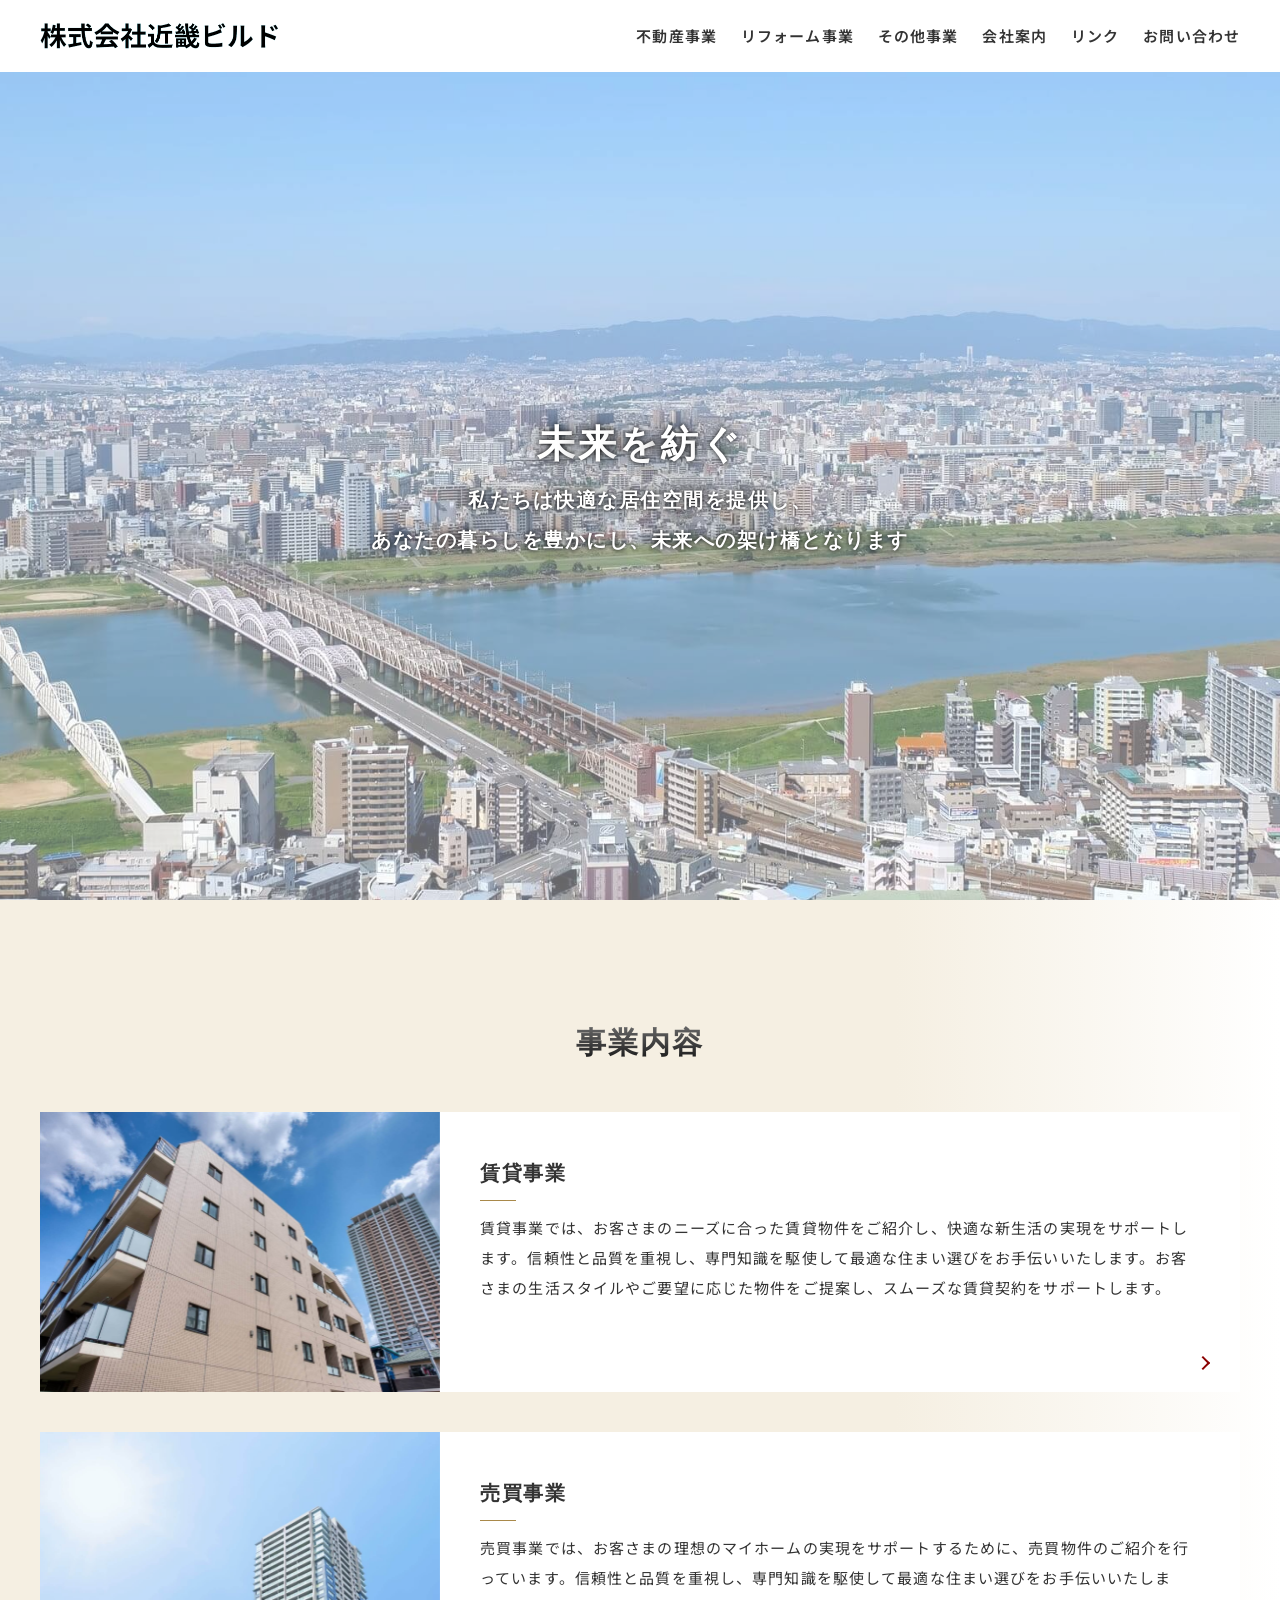
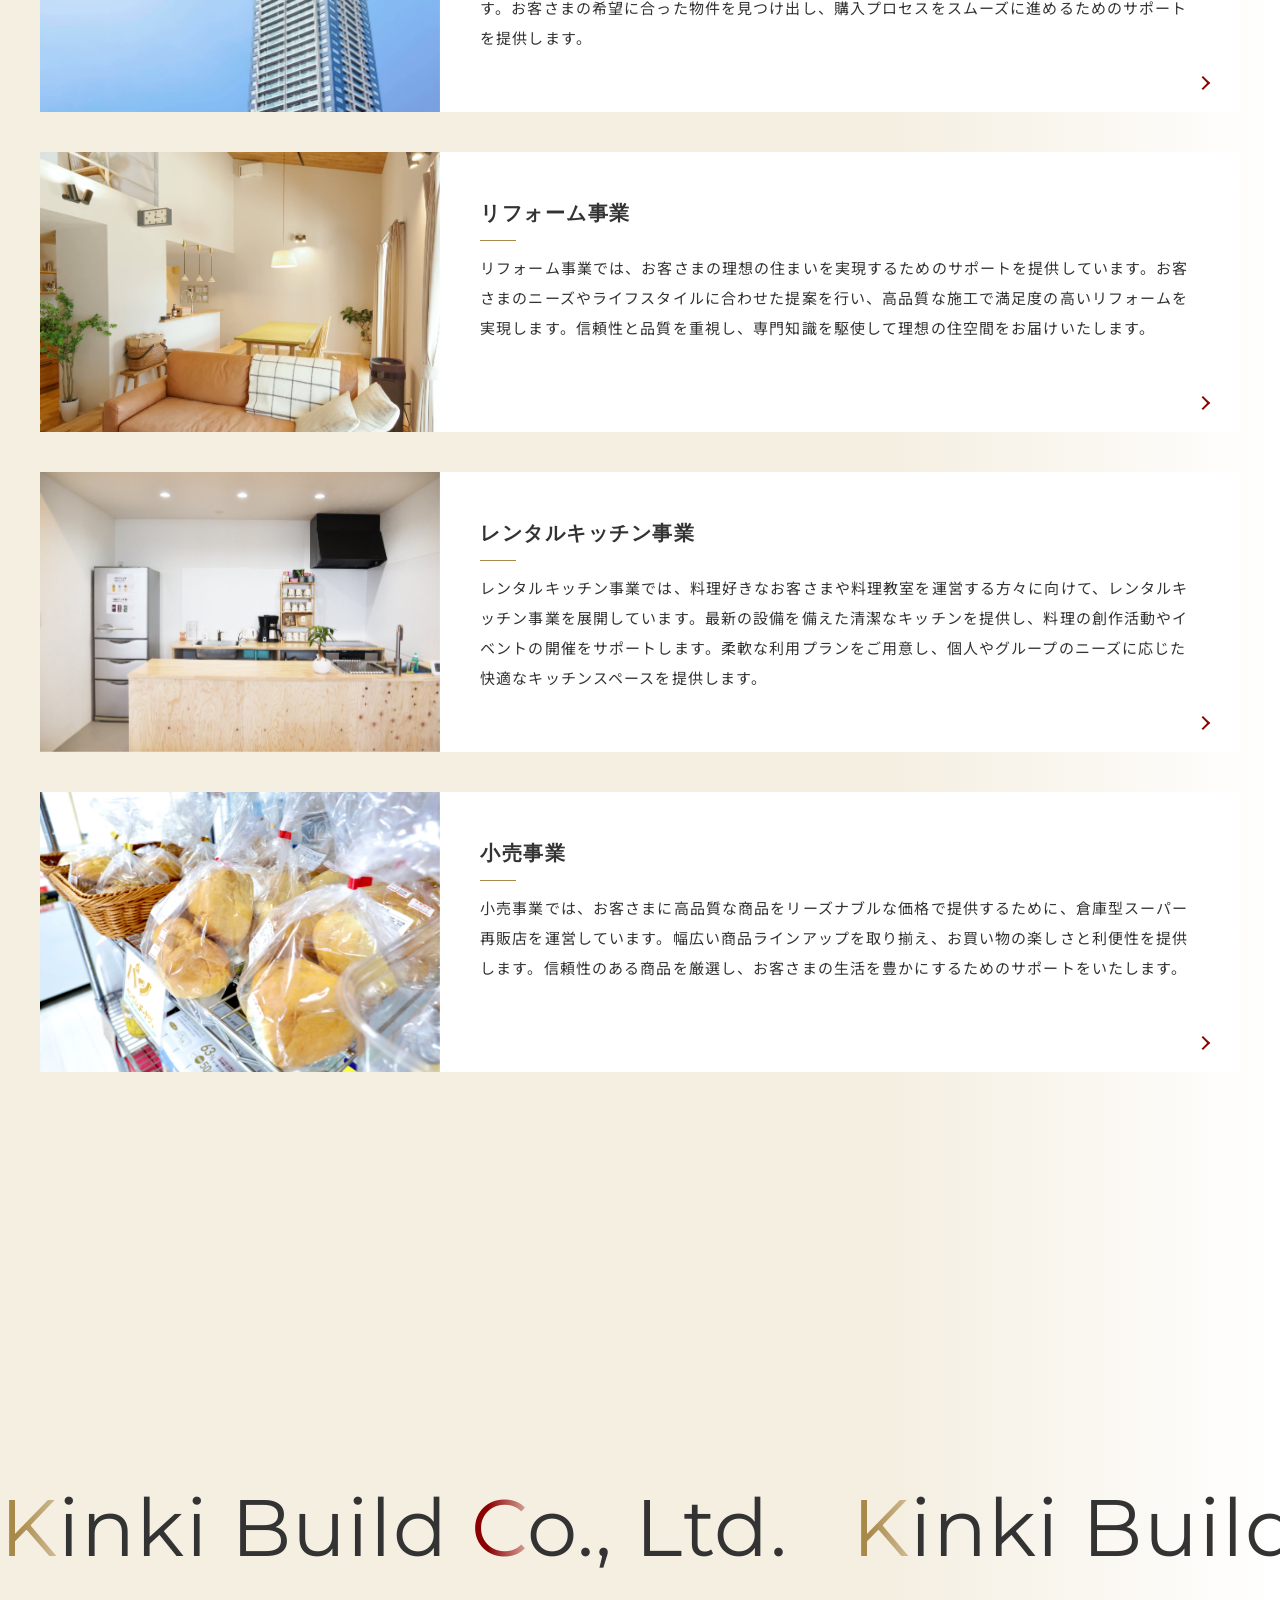
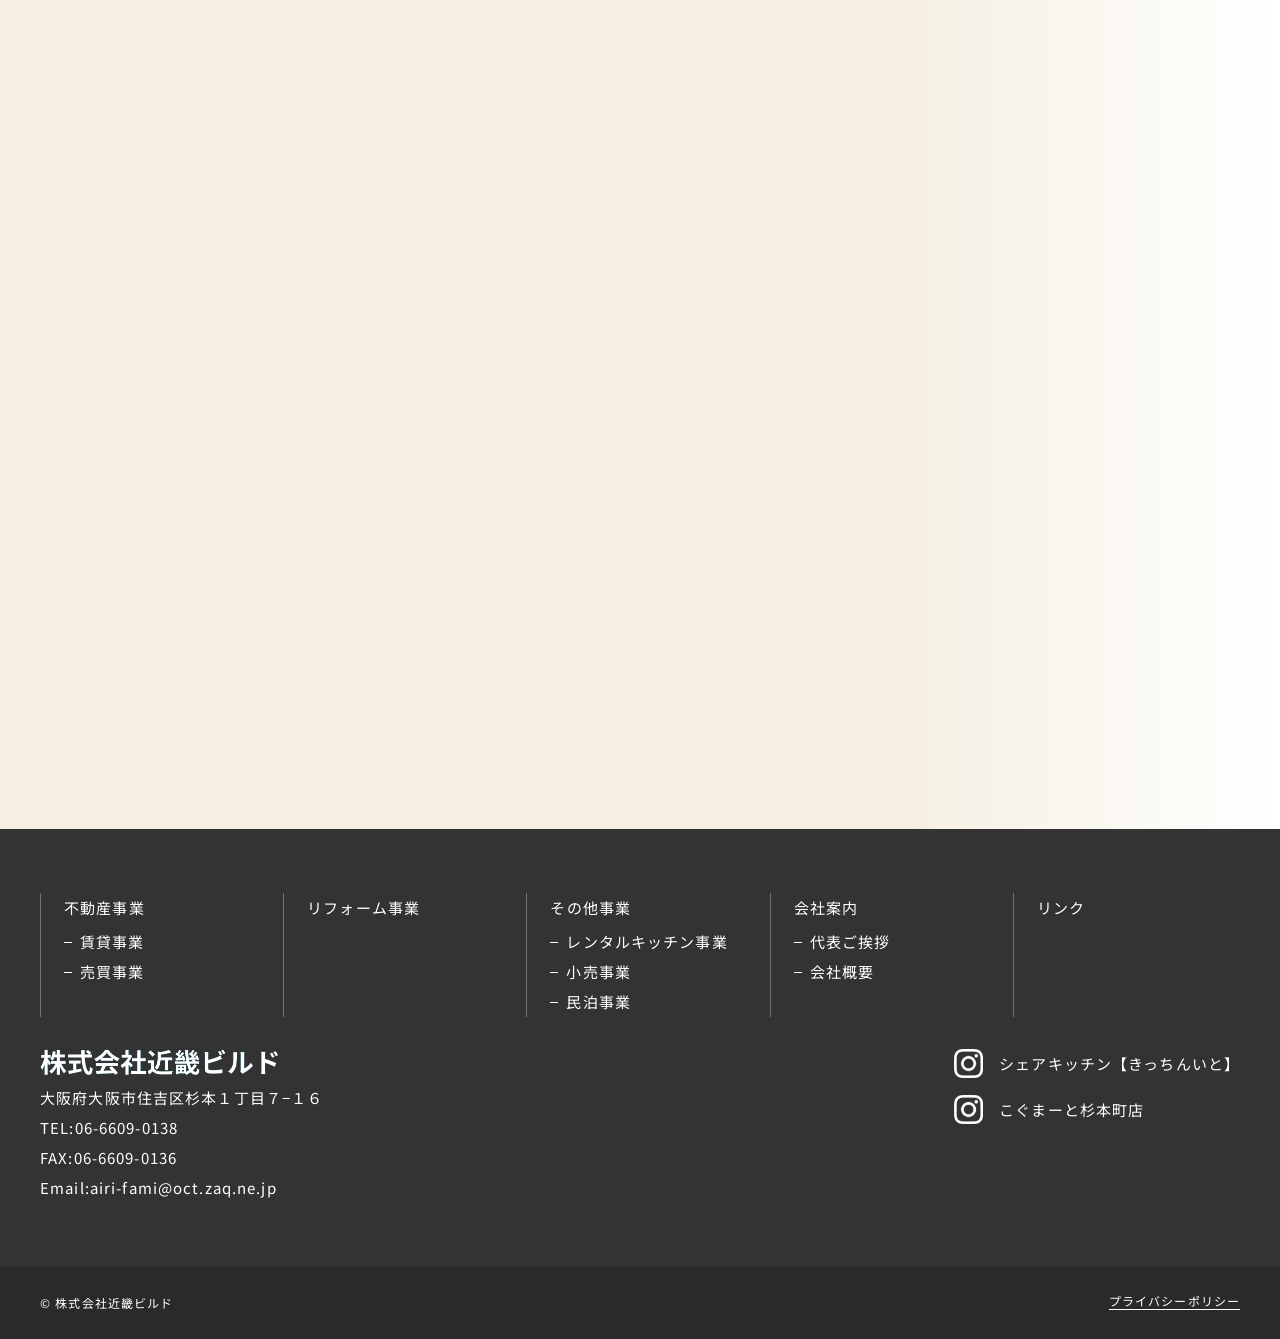
<file: index.htm>
<!DOCTYPE html>
<html lang="ja">

<head prefix="og: http://ogp.me/ns# fb: http://ogp.me/ns/fb# article: http://ogp.me/ns/article#">
  <meta charset="utf-8" />
  <meta name="viewport" content="" />
  <script>
    var metalist = document.getElementsByTagName("meta");
    var ua = navigator.userAgent;
    for (var i = 0; i < metalist.length; i++) {
      var name = metalist[i].getAttribute("name");
      if (name && name.toLowerCase() === "viewport") {
        if (
          ua.indexOf("iPhone") > 0 ||
          (ua.indexOf("Android") > 0 && ua.indexOf("Mobile") > 0)
        ) {
          metalist[i].setAttribute("content", "width=device-width");
          break;
        } else {
          metalist[i].setAttribute("content", "width=1180px");
          break;
        }
      }
    }
  </script>
  <meta http-equiv="X-UA-Compatible" content="IE=edge" />

  <title>株式会社近畿ビルド</title>

  <meta name="description" content="" />
  <meta name="keywords" content="" />
  <meta name="author" content="" />

  <meta name="robots" content="noindex" />
  <meta name="robots" content="nofollow" />
  <meta name="robots" content="noarchive" />

  <!-- SNS -->
  <meta property="og:title" content="" />
  <meta property="og:site_name" content="" />
  <meta property="og:description" content="" />
  <meta property="og:image" content="https://job-gear.jp/●/●●/●●●●●●/img/social.png" />
  <meta property="og:url" content="https://job-gear.jp/●/●●/●●●●●●/" />

  <link rel="shortcut icon" type="image/x-icon" href="https://job-gear.jp/●/●●/●●●●●●/img/favicon.ico" />
  <link rel="apple-touch-icon" href="https://job-gear.jp/●/●●/●●●●●●/img/apple-touch-icon.png" />

  <!-- fonts -->
  <link rel="preconnect" href="https://fonts.googleapis.com" />
  <link rel="preconnect" href="https://fonts.gstatic.com" crossorigin />
  <link
    href="https://fonts.googleapis.com/css2?family=Lato:wght@400;700&family=Montserrat:wght@100..900&family=Noto+Sans+JP:wght@400;500;700&display=swap"
    rel="stylesheet" />

  <!-- style -->
  <!-- 固有 -->
  <!-- 共通 -->
  <link rel="stylesheet" href="css/style.css" />
  <link rel="stylesheet" href="css/add.css" />
</head>

<body class="front-page">
  <!-- ローディング（TOPのみ） -->
  <div id="loading">
    <!-- <div class="circle-spin"></div> -->
    <div class="logo">
      <img src="img/common/logo.png" alt="近畿ビルド株式会社">
    </div>
  </div>

  <!-- ハンバーガーメニュー -->
  <div class="hamburger__btn -hamburger">
    <span></span>
    <span></span>
    <span></span>
  </div>
  <div class="hamburger">
    <div class="hamburger__menu">
      <div class="hamburger__menu__inner">
        <div class="hamburger__menu__nav">
          <div class="hamburger__menu__logo">
            <a href="index.htm">
              <img src="img/common/logo.png" width="" alt="株式会社近畿ビルド" />
            </a>
          </div>
          <ul class="hamburger__menu__nav__list">
            <li class="hamburger__menu__nav__list__item accordion-item">
              <span class="text noLink accordion-header">不動産事業</span>
              <div class="pullDown accordion-content">
                <ul class="pullDown__list">
                  <li class="pullDown__list__item">
                    <a href="rental.htm">
                      <span class="text">賃貸事業</span>
                    </a>
                  </li>
                  <li class="pullDown__list__item">
                    <a href="selling.htm">
                      <span class="text">売買事業</span>
                    </a>
                  </li>
                </ul>
              </div>
            </li>
            <li class="hamburger__menu__nav__list__item">
              <a href="reform.htm" class="link">
                <span class="text">リフォーム事業</span>
              </a>
            </li>
            <li class="hamburger__menu__nav__list__item accordion-item">
              <span class="text noLink accordion-header">その他事業</span>
              <div class="pullDown accordion-content">
                <ul class="pullDown__list">
                  <li class="pullDown__list__item">
                    <a href="kitchen.htm">
                      <span class="text">レンタルキッチン事業</span>
                    </a>
                  </li>
                  <li class="pullDown__list__item">
                    <a href="retail.htm">
                      <span class="text">小売事業</span>
                    </a>
                  </li>
                  <li class="pullDown__list__item">
                    <a href="lodging.htm">
                      <span class="text">民泊事業</span>
                    </a>
                  </li>
                </ul>
              </div>
            </li>
            <li class="hamburger__menu__nav__list__item accordion-item">
              <span class="text noLink accordion-header">会社案内</span>
              <div class="pullDown accordion-content">
                <ul class="pullDown__list">
                  <li class="pullDown__list__item">
                    <a href="message.htm">
                      <span class="text">代表ご挨拶</span>
                    </a>
                  </li>
                  <li class="pullDown__list__item">
                    <a href="company.htm">
                      <span class="text">会社概要</span>
                    </a>
                  </li>
                </ul>
              </div>
            </li>
            <li class="hamburger__menu__nav__list__item">
              <a href="link.htm" class="link">
                <span class="text">リンク</span>
              </a>
            </li>
            <li class="hamburger__menu__nav__list__item">
              <a href="contact.htm" class="link">
                <span class="text">お問い合わせ</span>
              </a>
            </li>
          </ul>
        </div>
      </div>
    </div>
  </div>
  <!-- //ハンバーガーメニュー -->

  <div id="container">
    <!-- ヘッダー -->
    <header class="header">
      <div class="header__inner">
        <dev class="header__logo">
          <h1>
            <a href="index.htm">
              <img src="img/common/logo.png" alt="株式会社近畿ビルド" />
            </a>
          </h1>
        </dev>
        <div class="header__navWrap">
          <nav class="header__nav">
            <ul class="header__nav__list">
              <li class="header__nav__list__item pullDown__trigge">
                <span class="noLink">不動産事業</span>
                <div class="pullDown">
                  <ul class="pullDown__list">
                    <li class="pullDown__list__item">
                      <a href="rental.htm">
                        <span class="text">賃貸事業</span>
                      </a>
                    </li>
                    <li class="pullDown__list__item">
                      <a href="selling.htm">
                        <span class="text">売買事業</span>
                      </a>
                    </li>
                  </ul>
                </div>
              </li>
              <li class="header__nav__list__item">
                <a href="reform.htm">
                  <span class="text">リフォーム事業</span>
                </a>
              </li>
              <li class="header__nav__list__item pullDown__trigge">
                <span class="noLink">その他事業</span>
                <div class="pullDown">
                  <ul class="pullDown__list">
                    <li class="pullDown__list__item">
                      <a href="kitchen.htm">
                        <span class="text">レンタルキッチン事業</span>
                      </a>
                    </li>
                    <li class="pullDown__list__item">
                      <a href="retail.htm">
                        <span class="text">小売事業</span>
                      </a>
                    </li>
                    <li class="pullDown__list__item">
                      <a href="lodging.htm">
                        <span class="text">民泊事業</span>
                      </a>
                    </li>
                  </ul>
                </div>
              </li>
              <li class="header__nav__list__item pullDown__trigge">
                <span class="noLink">会社案内</span>
                <div class="pullDown">
                  <ul class="pullDown__list">
                    <li class="pullDown__list__item">
                      <a href="message.htm">
                        <span class="text">代表ご挨拶</span>
                      </a>
                    </li>
                    <li class="pullDown__list__item">
                      <a href="company.htm">
                        <span class="text">会社概要</span>
                      </a>
                    </li>
                  </ul>
                </div>
              </li>
              <li class="header__nav__list__item">
                <a href="link.htm">
                  <span class="text">リンク</span>
                </a>
              </li>
              <li class="header__nav__list__item">
                <a href="contact.htm">
                  <span class="text">お問い合わせ</span>
                </a>
              </li>
            </ul>
          </nav>
        </div>
      </div>
    </header>

    <!-- メインビジュアル -->
    <div class="mainVisual">
      <div class="mainVisual__copy">
        <p class="mainCopy lato split">未来を紡ぐ</p>
        <p class="subCopy lato">私たちは快適な居住空間を提供し、<br>
          あなたの暮らしを豊かにし、<br class="spCont">未来への架け橋となります</p>
      </div>
      <div class="mainVisual__inner">
        <div class="mainVisual__movie">
          <video id="video" poster="img/index/kv.jpg" webkit-playsinline playsinline muted autoplay loop class="ofi"
            loading="lazy">
            <source src="img/index/kv.mp4" type="video/mp4">
          </video>
        </div>
      </div>
    </div>

    <main class="main" id="main">

      <!-- 事業内容 -->
      <section class="sec__business">
        <div class="sec__business__inner innerWrap">
          <div class="business__title commonTitle01">
            <span class="eng anime -fadeInBottom">Business</span>
            <h2 class="ja anime -fadeInBottom">事業内容</h2>
          </div>
          <div class="business__content">
            <ul class="list">
              <li class="list__item anime -fadeInBottom">
                <a href="rental.htm">
                  <div class="textArea">
                    <h3 class="title">賃貸事業</h3>
                    <p class="lead">
                      賃貸事業では、お客さまのニーズに合った賃貸物件をご紹介し、快適な新生活の実現をサポートします。信頼性と品質を重視し、専門知識を駆使して最適な住まい選びをお手伝いいたします。お客さまの生活スタイルやご要望に応じた物件をご提案し、スムーズな賃貸契約をサポートします。
                    </p>
                  </div>
                  <div class="imgArea">
                    <img src="img/index/business_pic01.jpg" alt="マンションの写真" class="ofi" loading="lazy">
                  </div>
                </a>
              </li>
              <li class="list__item anime -fadeInBottom">
                <a href="selling.htm">
                  <div class="textArea">
                    <h3 class="title">売買事業</h3>
                    <p class="lead">
                      売買事業では、お客さまの理想のマイホームの実現をサポートするために、売買物件のご紹介を行っています。信頼性と品質を重視し、専門知識を駆使して最適な住まい選びをお手伝いいたします。お客さまの希望に合った物件を見つけ出し、購入プロセスをスムーズに進めるためのサポートを提供します。
                    </p>
                  </div>
                  <div class="imgArea">
                    <img src="img/index/business_pic02.jpg" alt="高層マンションの写真" class="ofi" loading="lazy">
                  </div>
                </a>
              </li>
              <li class="list__item anime -fadeInBottom">
                <a href="reform.htm">
                  <div class="textArea">
                    <h3 class="title">リフォーム事業</h3>
                    <p class="lead">
                      リフォーム事業では、お客さまの理想の住まいを実現するためのサポートを提供しています。お客さまのニーズやライフスタイルに合わせた提案を行い、高品質な施工で満足度の高いリフォームを実現します。信頼性と品質を重視し、専門知識を駆使して理想の住空間をお届けいたします。
                    </p>
                  </div>
                  <div class="imgArea">
                    <img src="img/index/business_pic03.jpg" alt="マンションの写真" class="ofi" loading="lazy">
                  </div>
                </a>
              </li>
              <li class="list__item anime -fadeInBottom">
                <a href="kitchen.htm">
                  <div class="textArea">
                    <h3 class="title">レンタルキッチン事業</h3>
                    <p class="lead">
                      レンタルキッチン事業では、料理好きなお客さまや料理教室を運営する方々に向けて、レンタルキッチン事業を展開しています。最新の設備を備えた清潔なキッチンを提供し、料理の創作活動やイベントの開催をサポートします。柔軟な利用プランをご用意し、個人やグループのニーズに応じた快適なキッチンスペースを提供します。
                    </p>
                  </div>
                  <div class="imgArea">
                    <img src="img/index/business_pic04.jpg" alt="キッチンの写真" class="ofi" loading="lazy">
                  </div>
                </a>
              </li>
              <li class="list__item anime -fadeInBottom">
                <a href="retail.htm">
                  <div class="textArea">
                    <h3 class="title">小売事業</h3>
                    <p class="lead">
                      小売事業では、お客さまに高品質な商品をリーズナブルな価格で提供するために、倉庫型スーパー再販店を運営しています。幅広い商品ラインアップを取り揃え、お買い物の楽しさと利便性を提供します。信頼性のある商品を厳選し、お客さまの生活を豊かにするためのサポートをいたします。
                    </p>
                  </div>
                  <div class="imgArea">
                    <img src="img/index/business_pic05.jpg" alt="パンの写真" class="ofi" loading="lazy">
                  </div>
                </a>
              </li>
              <li class="list__item anime -fadeInBottom">
                <a href="lodging.htm">
                  <div class="textArea">
                    <h3 class="title">民泊事業</h3>
                    <p class="lead">
                      民泊事業では、お客さまに快適でユニークな宿泊体験を提供するために、民泊事業を展開しています。厳選された物件を利用して、観光やビジネスで訪れる方々にとって安心して滞在できる環境を提供します。地元の魅力を最大限に活かしたおもてなしと、快適な宿泊施設を通じて、お客さまの旅をサポートします。
                    </p>
                  </div>
                  <div class="imgArea">
                    <img src="img/index/business_pic06.jpg" alt="民泊の写真" class="ofi" loading="lazy">
                  </div>
                </a>
              </li>
            </ul>
          </div>
        </div>
      </section>

      <!-- ティッカースライド -->
      <div class="ticker">
        <div class="ticker__inner">
          <div class="ticker__text">
            <span class="text"><span class="initial--first">K</span>inki&nbsp;Build&nbsp;<span
                class="initial--second">C</span>o.,&nbsp;Ltd.</span>
          </div>
        </div>
      </div>

      <!-- アクセス -->
      <section class="sec__access">
        <div class="sec__access__inner innerWrap">
          <div class="access__title commonTitle01">
            <span class="eng anime -fadeInBottom">Access</span>
            <h2 class="ja anime -fadeInBottom">アクセス</h2>
          </div>
          <div class="access__content">
            <dl class="list anime -fadeInBottom">
              <div class="list__item">
                <dt class="term">住所</dt>
                <dd class="desc">〒558-0022 大阪府大阪市住吉区杉本１丁目７−１６</dd>
              </div>
              <div class="list__item">
                <dt class="term">アクセス</dt>
                <dd class="desc">杉本町駅から徒歩6分
                </dd>
              </div>
            </dl>
            <iframe
              src="https://www.google.com/maps/embed?pb=!1m18!1m12!1m3!1d3037.9226945305913!2d135.5051666890765!3d34.59430955064887!2m3!1f0!2f0!3f0!3m2!1i1024!2i768!4f13.1!3m3!1m2!1s0x6000dd003557a669%3A0x1215bdf862a5698d!2zT05FIExJRkUgKOagquW8j-S8muekviDov5Hnlb_jg5Pjg6vjg4kp!5e0!3m2!1sja!2sjp!4v1716691569907!5m2!1sja!2sjp"
              width="100%" height="450" style="border:0;" allowfullscreen="" loading="lazy"
              referrerpolicy="no-referrer-when-downgrade"></iframe>
          </div>
        </div>
      </section>
    </main>


    <!-- フッター -->
    <footer class="footer">
      <div class="footer__inner innerWrap">
        <div class="footer__navWrap">
          <nav class="footer__nav">
            <ul class="footer__nav__list">
              <li class="footer__nav__list__item">
                <span class="text">不動産事業</span>
                <ul class="footer__child__list">
                  <li class="footer__child__list__item"><a href="rental.htm">賃貸事業</a></li>
                  <li class="footer__child__list__item"><a href="selling.htm">売買事業</a></li>
                </ul>
              </li>
              <li class="footer__nav__list__item">
                <a href="reform.htm">
                  <span class="text">リフォーム事業</span>
                </a>
              </li>
              <li class="footer__nav__list__item">
                <span class="text">その他事業</span>
                <ul class="footer__child__list">
                  <li class="footer__child__list__item"><a href="kitchen.htm">レンタルキッチン事業</a></li>
                  <li class="footer__child__list__item"><a href="retail.htm">小売事業</a></li>
                  <li class="footer__child__list__item"><a href="lodging.htm">民泊事業</a></li>
                </ul>
              </li>
              <li class="footer__nav__list__item">
                <span class="text">会社案内</span>
                <ul class="footer__child__list">
                  <li class="footer__child__list__item"><a href="message.htm">代表ご挨拶</a></li>
                  <li class="footer__child__list__item"><a href="company.htm">会社概要</a></li>
                </ul>
              </li>
              <li class="footer__nav__list__item">
                <a href="link.htm">
                  <span class="text">リンク</span>
                </a>
              </li>
            </ul>
          </nav>
          <div class="footer__info__content">
            <div class="footer__infoWrap">
              <div class="footer__logo">
                <a href="index.htm"><img src="img/common/logo2.png" alt="株式会社近畿ビルド" /></a>
              </div>
              <div class="footer__info">
                <span class="address">大阪府大阪市住吉区杉本１丁目７−１６</span>
                <span class="tel"><a href="tel:06-6609-0138">TEL:06-6609-0138</a></span>
                <span class="fax">FAX:06-6609-0136</span>
                <span class="email"><a
                    href="mailto:airi-fami@oct.zaq.ne.jp?subject=お問い合わせ"></a>Email:airi-fami@oct.zaq.ne.jp</span>
              </div>
            </div>
            <div class="footer__sns">
              <span class="icon">
                <a href="https://instagram.com/kit_chen_ito?igshid=MzRlODBiNWFlZA==" target="_blank">
                  シェアキッチン【きっちんいと】
                </a>
              </span>
              <span class="icon">
                <a href="https://www.instagram.com/cogmart.sugimotocho?utm_source=ig_web_button_share_sheet&igsh=ZDNlZDc0MzIxNw=="
                  target="_blank">
                  こぐまーと杉本町店
                </a>
              </span>
            </div>
          </div>
        </div>
      </div>
      <div class="footer__bottom">
        <div class="footer__bottom__inner innerWrap">
          <div class="copyright">
            <span class="text">&copy; 株式会社近畿ビルド</span>
          </div>
          <div class="privacy">
            <a href="privacy.htm"><span class="text">プライバシーポリシー</span></a>
          </div>
        </div>
      </div>
    </footer>

    <!-- ページトップ -->
    <span class="pagetop"><a href="#container">PAGE TOP</a></span>
  </div>

  <!-- 共通スクリプト -->
  <script src="js/vendor/jquery-3.4.1.min.js"></script>
  <script src="js/script.js"></script>
  <!-- 固有スクリプト -->
  <script src="js/vendor/progressbar.min.js"></script>
  <script src="js/vendor/infiniteslidev2.min.js"></script>
  <script src="js/index.js"></script>
</body>

</html>
</file>
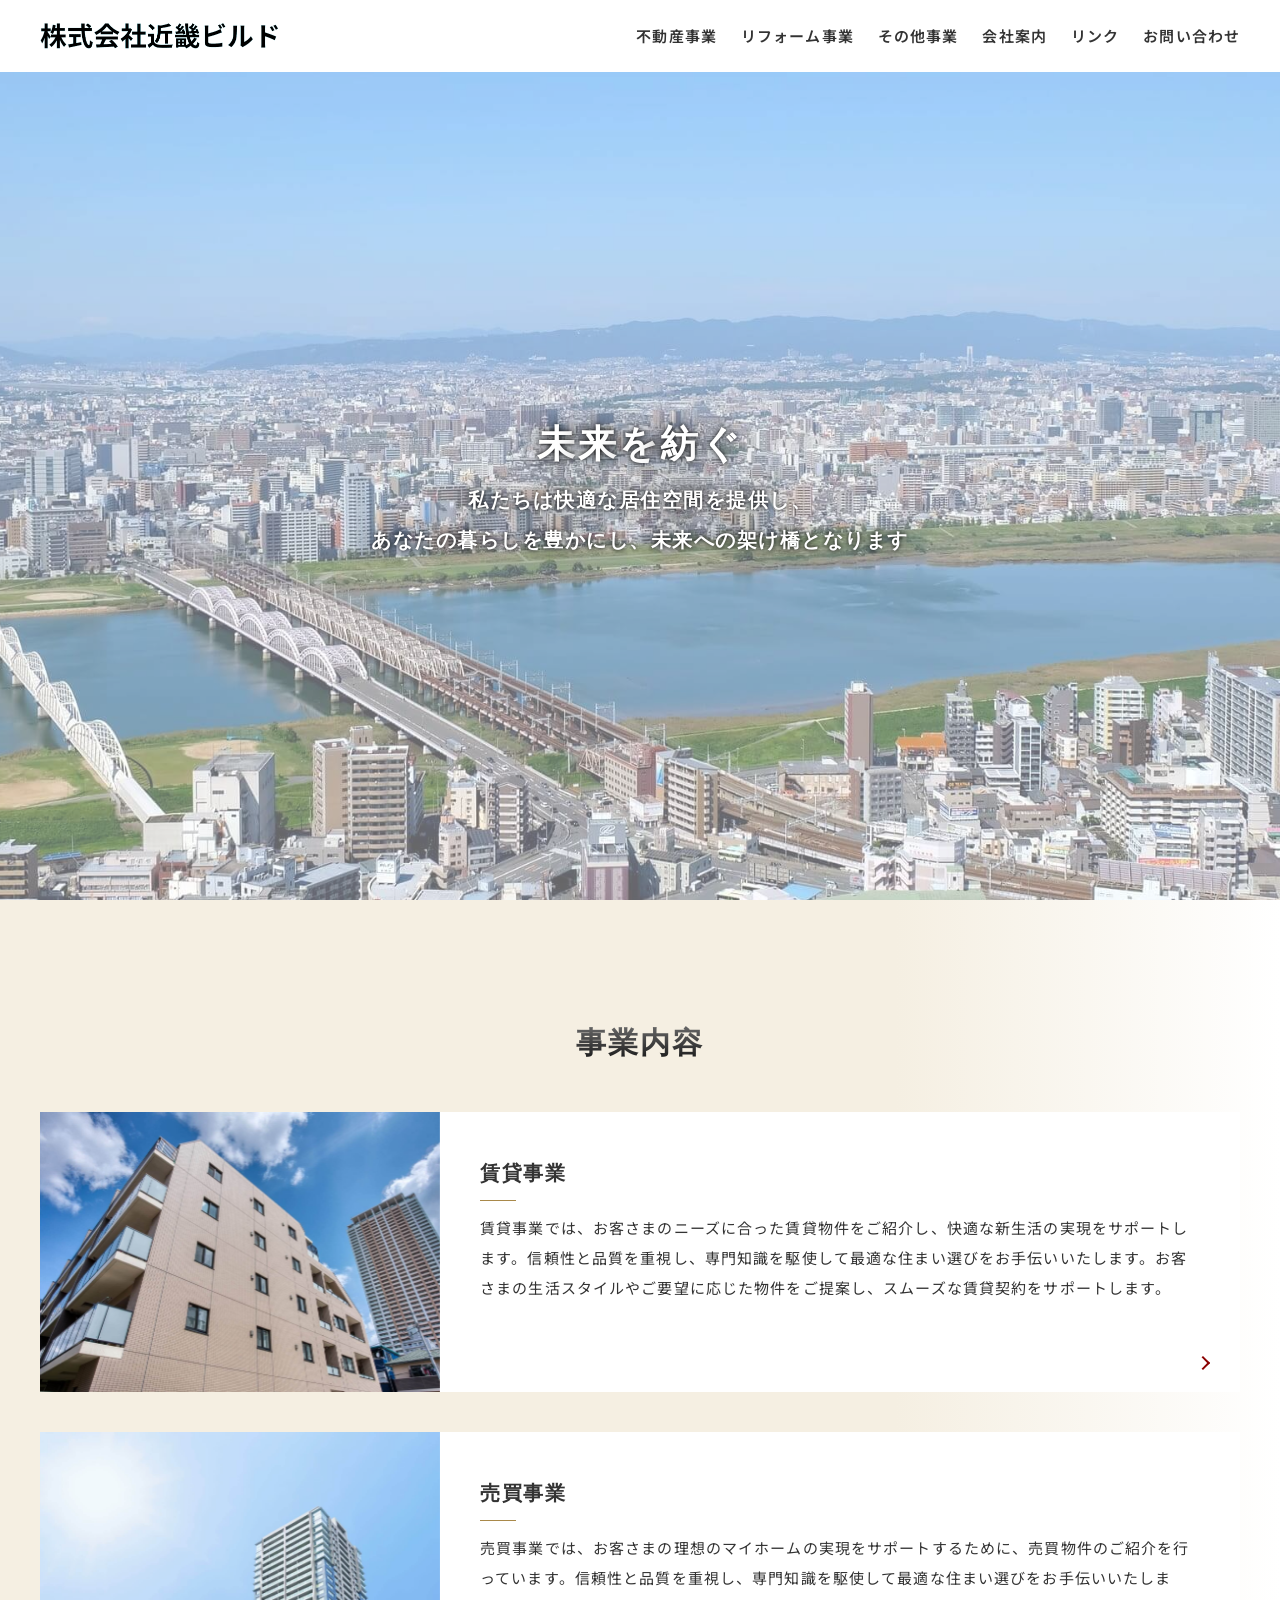
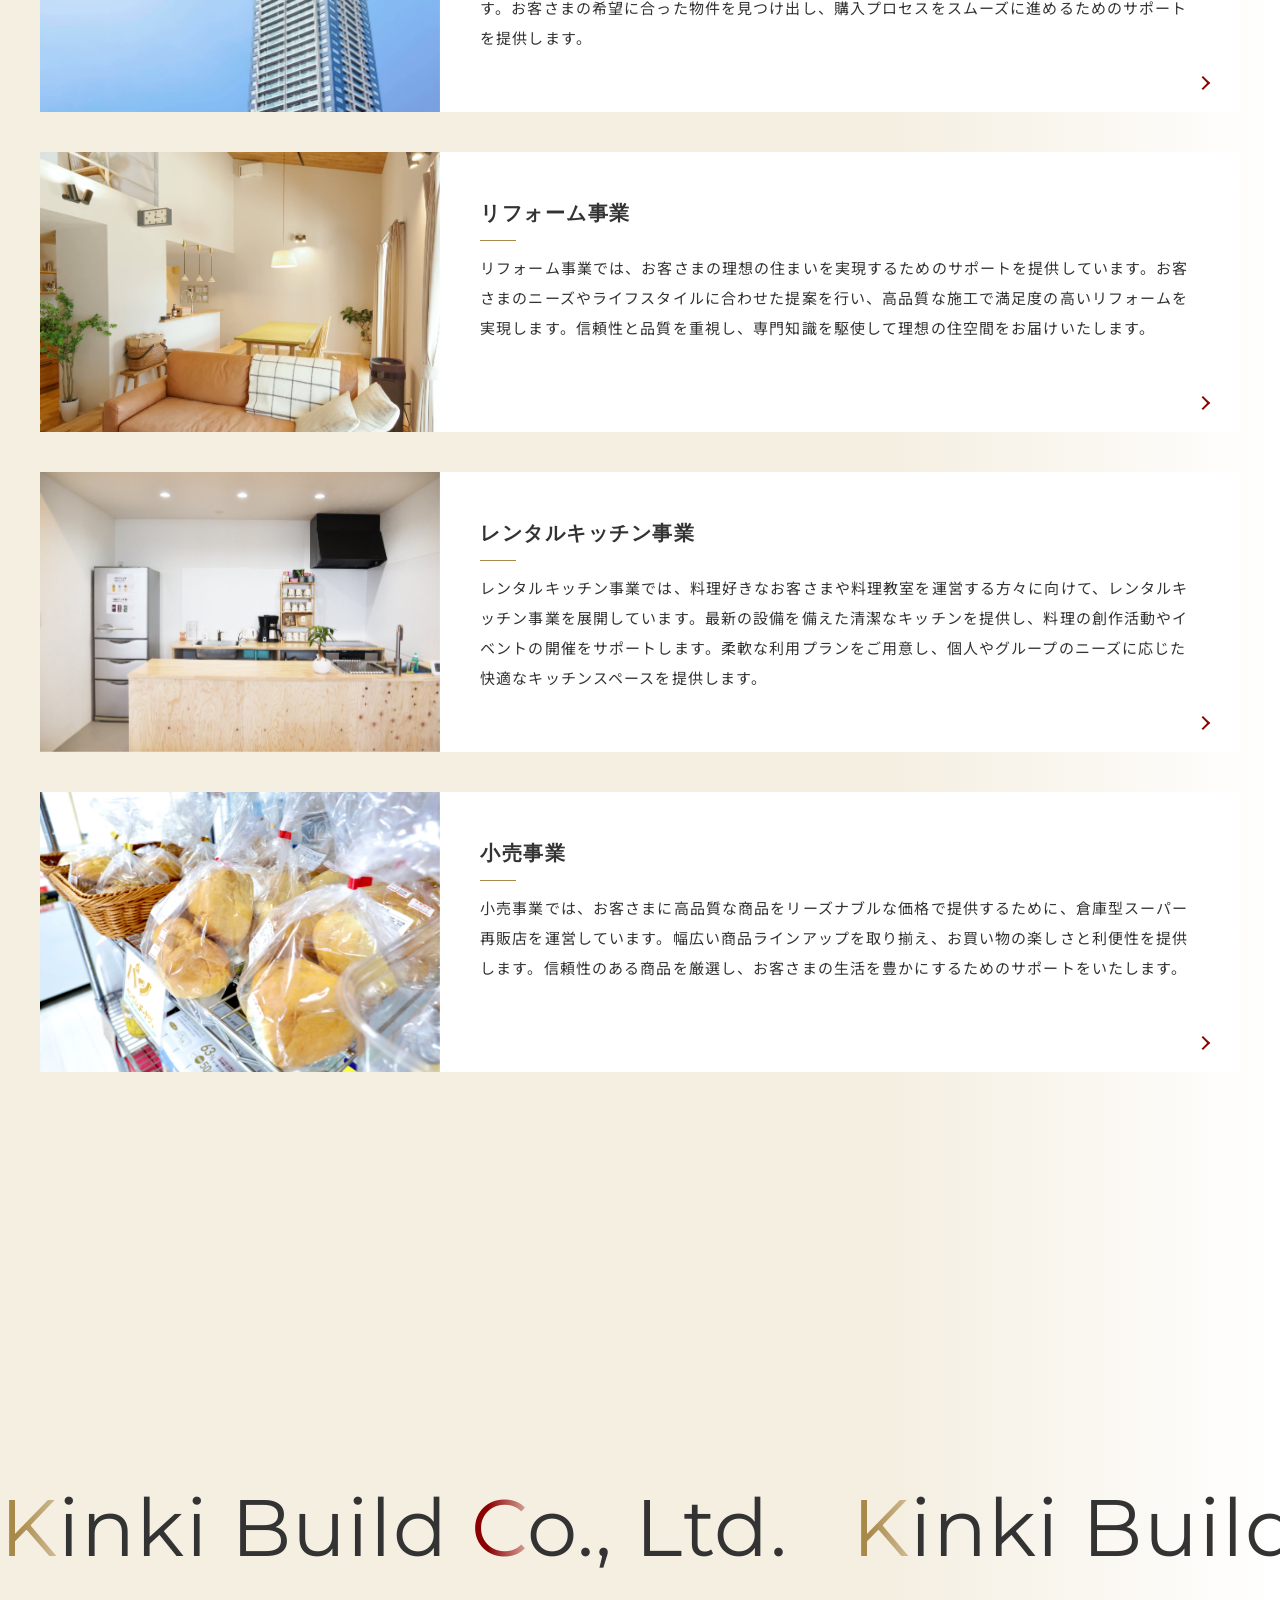
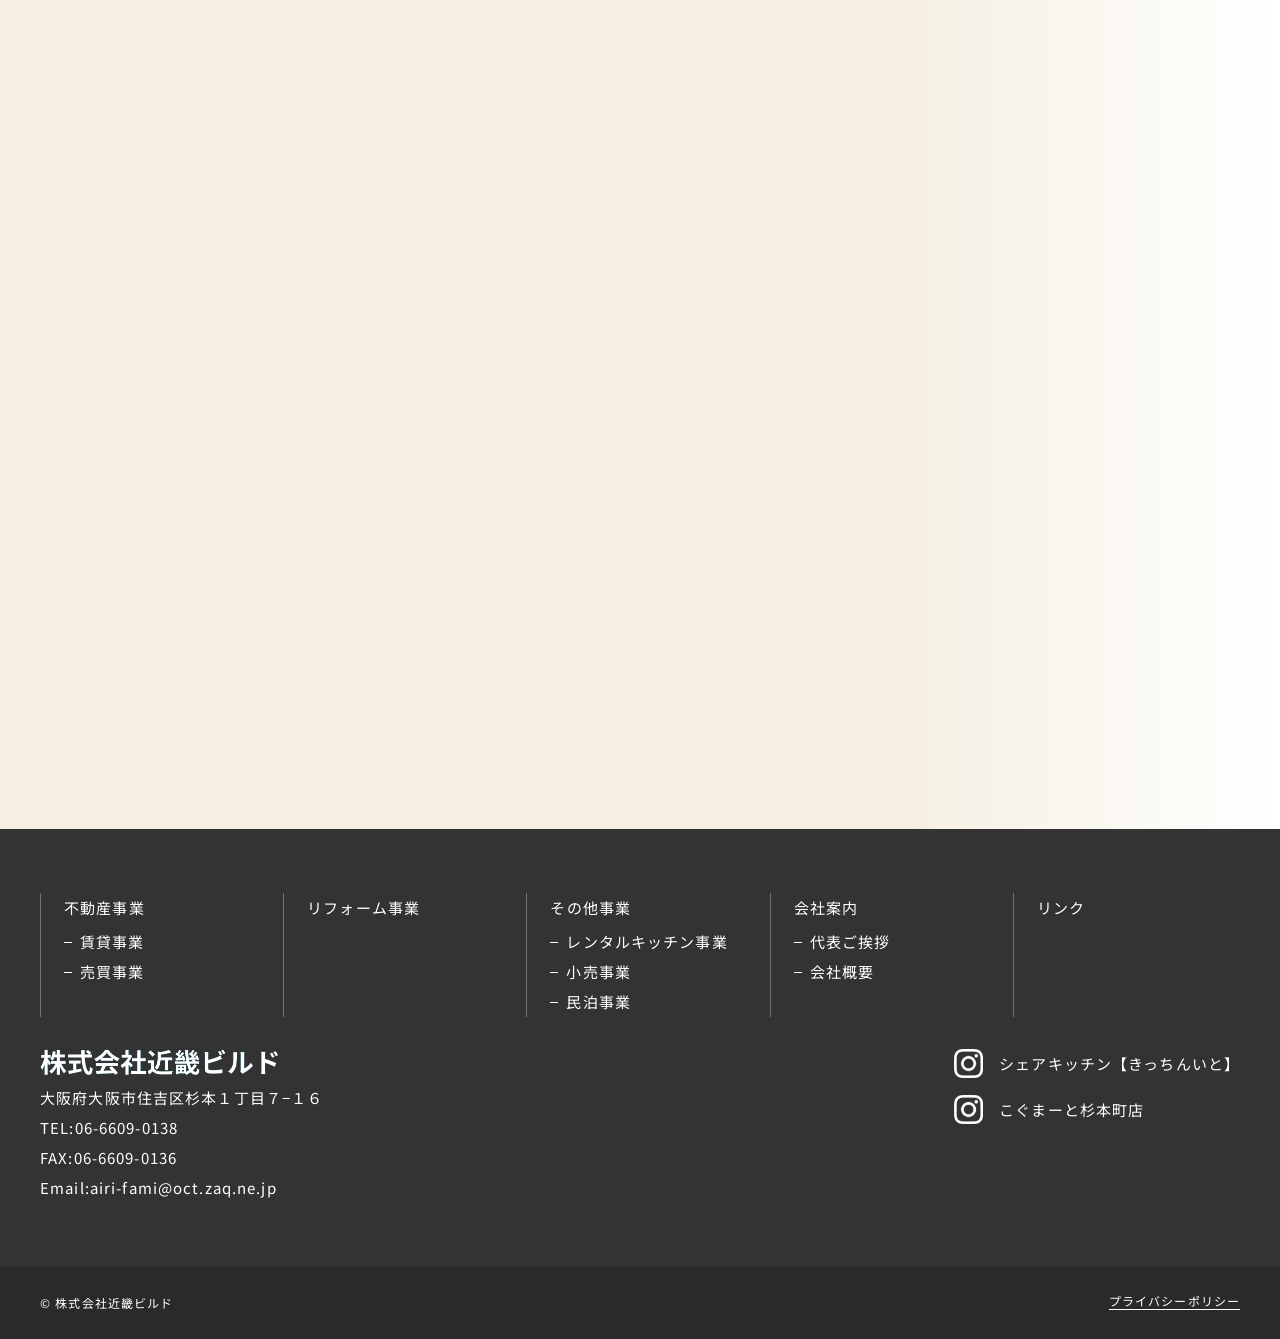
<file: index.html>
<!DOCTYPE html>
<html lang="ja">

<head prefix="og: http://ogp.me/ns# fb: http://ogp.me/ns/fb# article: http://ogp.me/ns/article#">
  <meta charset="utf-8" />
  <meta name="viewport" content="" />
  <script>
    var metalist = document.getElementsByTagName("meta");
    var ua = navigator.userAgent;
    for (var i = 0; i < metalist.length; i++) {
      var name = metalist[i].getAttribute("name");
      if (name && name.toLowerCase() === "viewport") {
        if (
          ua.indexOf("iPhone") > 0 ||
          (ua.indexOf("Android") > 0 && ua.indexOf("Mobile") > 0)
        ) {
          metalist[i].setAttribute("content", "width=device-width");
          break;
        } else {
          metalist[i].setAttribute("content", "width=1180px");
          break;
        }
      }
    }
  </script>
  <meta http-equiv="X-UA-Compatible" content="IE=edge" />

  <title>株式会社近畿ビルド</title>

  <meta name="description" content="" />
  <meta name="keywords" content="" />
  <meta name="author" content="" />

  <meta name="robots" content="noindex" />
  <meta name="robots" content="nofollow" />
  <meta name="robots" content="noarchive" />

  <!-- SNS -->
  <meta property="og:title" content="" />
  <meta property="og:site_name" content="" />
  <meta property="og:description" content="" />
  <meta property="og:image" content="https://job-gear.jp/●/●●/●●●●●●/img/social.png" />
  <meta property="og:url" content="https://job-gear.jp/●/●●/●●●●●●/" />

  <link rel="shortcut icon" type="image/x-icon" href="https://job-gear.jp/●/●●/●●●●●●/img/favicon.ico" />
  <link rel="apple-touch-icon" href="https://job-gear.jp/●/●●/●●●●●●/img/apple-touch-icon.png" />

  <!-- fonts -->
  <link rel="preconnect" href="https://fonts.googleapis.com" />
  <link rel="preconnect" href="https://fonts.gstatic.com" crossorigin />
  <link
    href="https://fonts.googleapis.com/css2?family=Lato:wght@400;700&family=Montserrat:wght@100..900&family=Noto+Sans+JP:wght@400;500;700&display=swap"
    rel="stylesheet" />

  <!-- style -->
  <!-- 固有 -->
  <!-- 共通 -->
  <link rel="stylesheet" href="css/style.css" />
  <link rel="stylesheet" href="css/add.css" />
</head>

<body class="front-page">
  <!-- ローディング（TOPのみ） -->
  <div id="loading">
    <!-- <div class="circle-spin"></div> -->
    <div class="logo">
      <img src="img/common/logo.png" alt="近畿ビルド株式会社">
    </div>
  </div>

  <!-- ハンバーガーメニュー -->
  <div class="hamburger__btn -hamburger">
    <span></span>
    <span></span>
    <span></span>
  </div>
  <div class="hamburger">
    <div class="hamburger__menu">
      <div class="hamburger__menu__inner">
        <div class="hamburger__menu__nav">
          <div class="hamburger__menu__logo">
            <a href="index.html">
              <img src="img/common/logo.png" width="" alt="株式会社近畿ビルド" />
            </a>
          </div>
          <ul class="hamburger__menu__nav__list">
            <li class="hamburger__menu__nav__list__item accordion-item">
              <span class="text noLink accordion-header">不動産事業</span>
              <div class="pullDown accordion-content">
                <ul class="pullDown__list">
                  <li class="pullDown__list__item">
                    <a href="rental.htm">
                      <span class="text">賃貸事業</span>
                    </a>
                  </li>
                  <li class="pullDown__list__item">
                    <a href="selling.htm">
                      <span class="text">売買事業</span>
                    </a>
                  </li>
                </ul>
              </div>
            </li>
            <li class="hamburger__menu__nav__list__item">
              <a href="reform.htm" class="link">
                <span class="text">リフォーム事業</span>
              </a>
            </li>
            <li class="hamburger__menu__nav__list__item accordion-item">
              <span class="text noLink accordion-header">その他事業</span>
              <div class="pullDown accordion-content">
                <ul class="pullDown__list">
                  <li class="pullDown__list__item">
                    <a href="kitchen.htm">
                      <span class="text">レンタルキッチン事業</span>
                    </a>
                  </li>
                  <li class="pullDown__list__item">
                    <a href="retail.htm">
                      <span class="text">小売事業</span>
                    </a>
                  </li>
                  <li class="pullDown__list__item">
                    <a href="lodging.htm">
                      <span class="text">民泊事業</span>
                    </a>
                  </li>
                </ul>
              </div>
            </li>
            <li class="hamburger__menu__nav__list__item accordion-item">
              <span class="text noLink accordion-header">会社案内</span>
              <div class="pullDown accordion-content">
                <ul class="pullDown__list">
                  <li class="pullDown__list__item">
                    <a href="message.htm">
                      <span class="text">代表ご挨拶</span>
                    </a>
                  </li>
                  <li class="pullDown__list__item">
                    <a href="company.htm">
                      <span class="text">会社概要</span>
                    </a>
                  </li>
                </ul>
              </div>
            </li>
            <li class="hamburger__menu__nav__list__item">
              <a href="link.htm" class="link">
                <span class="text">リンク</span>
              </a>
            </li>
            <li class="hamburger__menu__nav__list__item">
              <a href="contact.htm" class="link">
                <span class="text">お問い合わせ</span>
              </a>
            </li>
          </ul>
        </div>
      </div>
    </div>
  </div>
  <!-- //ハンバーガーメニュー -->

  <div id="container">
    <!-- ヘッダー -->
    <header class="header">
      <div class="header__inner">
        <dev class="header__logo">
          <h1>
            <a href="index.html">
              <img src="img/common/logo.png" alt="株式会社近畿ビルド" />
            </a>
          </h1>
        </dev>
        <div class="header__navWrap">
          <nav class="header__nav">
            <ul class="header__nav__list">
              <li class="header__nav__list__item pullDown__trigge">
                <span class="noLink">不動産事業</span>
                <div class="pullDown">
                  <ul class="pullDown__list">
                    <li class="pullDown__list__item">
                      <a href="rental.htm">
                        <span class="text">賃貸事業</span>
                      </a>
                    </li>
                    <li class="pullDown__list__item">
                      <a href="selling.htm">
                        <span class="text">売買事業</span>
                      </a>
                    </li>
                  </ul>
                </div>
              </li>
              <li class="header__nav__list__item">
                <a href="reform.htm">
                  <span class="text">リフォーム事業</span>
                </a>
              </li>
              <li class="header__nav__list__item pullDown__trigge">
                <span class="noLink">その他事業</span>
                <div class="pullDown">
                  <ul class="pullDown__list">
                    <li class="pullDown__list__item">
                      <a href="kitchen.htm">
                        <span class="text">レンタルキッチン事業</span>
                      </a>
                    </li>
                    <li class="pullDown__list__item">
                      <a href="retail.htm">
                        <span class="text">小売事業</span>
                      </a>
                    </li>
                    <li class="pullDown__list__item">
                      <a href="lodging.htm">
                        <span class="text">民泊事業</span>
                      </a>
                    </li>
                  </ul>
                </div>
              </li>
              <li class="header__nav__list__item pullDown__trigge">
                <span class="noLink">会社案内</span>
                <div class="pullDown">
                  <ul class="pullDown__list">
                    <li class="pullDown__list__item">
                      <a href="message.htm">
                        <span class="text">代表ご挨拶</span>
                      </a>
                    </li>
                    <li class="pullDown__list__item">
                      <a href="company.htm">
                        <span class="text">会社概要</span>
                      </a>
                    </li>
                  </ul>
                </div>
              </li>
              <li class="header__nav__list__item">
                <a href="link.htm">
                  <span class="text">リンク</span>
                </a>
              </li>
              <li class="header__nav__list__item">
                <a href="contact.htm">
                  <span class="text">お問い合わせ</span>
                </a>
              </li>
            </ul>
          </nav>
        </div>
      </div>
    </header>

    <!-- メインビジュアル -->
    <div class="mainVisual">
      <div class="mainVisual__copy">
        <p class="mainCopy lato split">未来を紡ぐ</p>
        <p class="subCopy lato">私たちは快適な居住空間を提供し、<br>
          あなたの暮らしを豊かにし、<br class="spCont">未来への架け橋となります</p>
      </div>
      <div class="mainVisual__inner">
        <div class="mainVisual__movie">
          <video id="video" poster="img/index/kv.jpg" webkit-playsinline playsinline muted="muted" autoplay loop class="ofi">
            <source src="img/index/kv.mp4" type="video/mp4">
          </video>

        </div>
      </div>
    </div>

    <main class="main" id="main">

      <!-- 事業内容 -->
      <section class="sec__business">
        <div class="sec__business__inner innerWrap">
          <div class="business__title commonTitle01">
            <span class="eng anime -fadeInBottom">Business</span>
            <h2 class="ja anime -fadeInBottom">事業内容</h2>
          </div>
          <div class="business__content">
            <ul class="list">
              <li class="list__item anime -fadeInBottom">
                <a href="rental.htm">
                  <div class="textArea">
                    <h3 class="title">賃貸事業</h3>
                    <p class="lead">
                      賃貸事業では、お客さまのニーズに合った賃貸物件をご紹介し、快適な新生活の実現をサポートします。信頼性と品質を重視し、専門知識を駆使して最適な住まい選びをお手伝いいたします。お客さまの生活スタイルやご要望に応じた物件をご提案し、スムーズな賃貸契約をサポートします。
                    </p>
                  </div>
                  <div class="imgArea">
                    <img src="img/index/business_pic01.jpg" alt="マンションの写真" class="ofi" loading="lazy">
                  </div>
                </a>
              </li>
              <li class="list__item anime -fadeInBottom">
                <a href="selling.htm">
                  <div class="textArea">
                    <h3 class="title">売買事業</h3>
                    <p class="lead">
                      売買事業では、お客さまの理想のマイホームの実現をサポートするために、売買物件のご紹介を行っています。信頼性と品質を重視し、専門知識を駆使して最適な住まい選びをお手伝いいたします。お客さまの希望に合った物件を見つけ出し、購入プロセスをスムーズに進めるためのサポートを提供します。
                    </p>
                  </div>
                  <div class="imgArea">
                    <img src="img/index/business_pic02.jpg" alt="高層マンションの写真" class="ofi" loading="lazy">
                  </div>
                </a>
              </li>
              <li class="list__item anime -fadeInBottom">
                <a href="reform.htm">
                  <div class="textArea">
                    <h3 class="title">リフォーム事業</h3>
                    <p class="lead">
                      リフォーム事業では、お客さまの理想の住まいを実現するためのサポートを提供しています。お客さまのニーズやライフスタイルに合わせた提案を行い、高品質な施工で満足度の高いリフォームを実現します。信頼性と品質を重視し、専門知識を駆使して理想の住空間をお届けいたします。
                    </p>
                  </div>
                  <div class="imgArea">
                    <img src="img/index/business_pic03.jpg" alt="マンションの写真" class="ofi" loading="lazy">
                  </div>
                </a>
              </li>
              <li class="list__item anime -fadeInBottom">
                <a href="kitchen.htm">
                  <div class="textArea">
                    <h3 class="title">レンタルキッチン事業</h3>
                    <p class="lead">
                      レンタルキッチン事業では、料理好きなお客さまや料理教室を運営する方々に向けて、レンタルキッチン事業を展開しています。最新の設備を備えた清潔なキッチンを提供し、料理の創作活動やイベントの開催をサポートします。柔軟な利用プランをご用意し、個人やグループのニーズに応じた快適なキッチンスペースを提供します。
                    </p>
                  </div>
                  <div class="imgArea">
                    <img src="img/index/business_pic04.jpg" alt="キッチンの写真" class="ofi" loading="lazy">
                  </div>
                </a>
              </li>
              <li class="list__item anime -fadeInBottom">
                <a href="retail.htm">
                  <div class="textArea">
                    <h3 class="title">小売事業</h3>
                    <p class="lead">
                      小売事業では、お客さまに高品質な商品をリーズナブルな価格で提供するために、倉庫型スーパー再販店を運営しています。幅広い商品ラインアップを取り揃え、お買い物の楽しさと利便性を提供します。信頼性のある商品を厳選し、お客さまの生活を豊かにするためのサポートをいたします。
                    </p>
                  </div>
                  <div class="imgArea">
                    <img src="img/index/business_pic05.jpg" alt="パンの写真" class="ofi" loading="lazy">
                  </div>
                </a>
              </li>
              <li class="list__item anime -fadeInBottom">
                <a href="lodging.htm">
                  <div class="textArea">
                    <h3 class="title">民泊事業</h3>
                    <p class="lead">
                      民泊事業では、お客さまに快適でユニークな宿泊体験を提供するために、民泊事業を展開しています。厳選された物件を利用して、観光やビジネスで訪れる方々にとって安心して滞在できる環境を提供します。地元の魅力を最大限に活かしたおもてなしと、快適な宿泊施設を通じて、お客さまの旅をサポートします。
                    </p>
                  </div>
                  <div class="imgArea">
                    <img src="img/index/business_pic06.jpg" alt="民泊の写真" class="ofi" loading="lazy">
                  </div>
                </a>
              </li>
            </ul>
          </div>
        </div>
      </section>

      <!-- ティッカースライド -->
      <div class="ticker">
        <div class="ticker__inner">
          <div class="ticker__text">
            <span class="text"><span class="initial--first">K</span>inki&nbsp;Build&nbsp;<span
                class="initial--second">C</span>o.,&nbsp;Ltd.</span>
          </div>
        </div>
      </div>

      <!-- アクセス -->
      <section class="sec__access">
        <div class="sec__access__inner innerWrap">
          <div class="access__title commonTitle01">
            <span class="eng anime -fadeInBottom">Access</span>
            <h2 class="ja anime -fadeInBottom">アクセス</h2>
          </div>
          <div class="access__content">
            <dl class="list anime -fadeInBottom">
              <div class="list__item">
                <dt class="term">住所</dt>
                <dd class="desc">〒558-0022 大阪府大阪市住吉区杉本１丁目７−１６</dd>
              </div>
              <div class="list__item">
                <dt class="term">アクセス</dt>
                <dd class="desc">杉本町駅から徒歩6分
                </dd>
              </div>
            </dl>
            <iframe
              src="https://www.google.com/maps/embed?pb=!1m18!1m12!1m3!1d3037.9226945305913!2d135.5051666890765!3d34.59430955064887!2m3!1f0!2f0!3f0!3m2!1i1024!2i768!4f13.1!3m3!1m2!1s0x6000dd003557a669%3A0x1215bdf862a5698d!2zT05FIExJRkUgKOagquW8j-S8muekviDov5Hnlb_jg5Pjg6vjg4kp!5e0!3m2!1sja!2sjp!4v1716691569907!5m2!1sja!2sjp"
              width="100%" height="450" style="border:0;" allowfullscreen="" loading="lazy"
              referrerpolicy="no-referrer-when-downgrade"></iframe>
          </div>
        </div>
      </section>
    </main>


    <!-- フッター -->
    <footer class="footer">
      <div class="footer__inner innerWrap">
        <div class="footer__navWrap">
          <nav class="footer__nav">
            <ul class="footer__nav__list">
              <li class="footer__nav__list__item">
                <span class="text">不動産事業</span>
                <ul class="footer__child__list">
                  <li class="footer__child__list__item"><a href="rental.htm">賃貸事業</a></li>
                  <li class="footer__child__list__item"><a href="selling.htm">売買事業</a></li>
                </ul>
              </li>
              <li class="footer__nav__list__item">
                <a href="reform.htm">
                  <span class="text">リフォーム事業</span>
                </a>
              </li>
              <li class="footer__nav__list__item">
                <span class="text">その他事業</span>
                <ul class="footer__child__list">
                  <li class="footer__child__list__item"><a href="kitchen.htm">レンタルキッチン事業</a></li>
                  <li class="footer__child__list__item"><a href="retail.htm">小売事業</a></li>
                  <li class="footer__child__list__item"><a href="lodging.htm">民泊事業</a></li>
                </ul>
              </li>
              <li class="footer__nav__list__item">
                <span class="text">会社案内</span>
                <ul class="footer__child__list">
                  <li class="footer__child__list__item"><a href="message.htm">代表ご挨拶</a></li>
                  <li class="footer__child__list__item"><a href="company.htm">会社概要</a></li>
                </ul>
              </li>
              <li class="footer__nav__list__item">
                <a href="link.htm">
                  <span class="text">リンク</span>
                </a>
              </li>
            </ul>
          </nav>
          <div class="footer__info__content">
            <div class="footer__infoWrap">
              <div class="footer__logo">
                <a href="index.html"><img src="img/common/logo2.png" alt="株式会社近畿ビルド" /></a>
              </div>
              <div class="footer__info">
                <span class="address">大阪府大阪市住吉区杉本１丁目７−１６</span>
                <span class="tel"><a href="tel:06-6609-0138">TEL:06-6609-0138</a></span>
                <span class="fax">FAX:06-6609-0136</span>
                <span class="email"><a
                    href="mailto:airi-fami@oct.zaq.ne.jp?subject=お問い合わせ"></a>Email:airi-fami@oct.zaq.ne.jp</span>
              </div>
            </div>
            <div class="footer__sns">
              <span class="icon">
                <a href="https://instagram.com/kit_chen_ito?igshid=MzRlODBiNWFlZA==" target="_blank">
                  シェアキッチン【きっちんいと】
                </a>
              </span>
              <span class="icon">
                <a href="https://www.instagram.com/cogmart.sugimotocho?utm_source=ig_web_button_share_sheet&igsh=ZDNlZDc0MzIxNw=="
                  target="_blank">
                  こぐまーと杉本町店
                </a>
              </span>
            </div>
          </div>
        </div>
      </div>
      <div class="footer__bottom">
        <div class="footer__bottom__inner innerWrap">
          <div class="copyright">
            <span class="text">&copy; 株式会社近畿ビルド</span>
          </div>
          <div class="privacy">
            <a href="privacy.htm"><span class="text">プライバシーポリシー</span></a>
          </div>
        </div>
      </div>
    </footer>

    <!-- ページトップ -->
    <span class="pagetop"><a href="#container">PAGE TOP</a></span>
  </div>

  <!-- 共通スクリプト -->
  <script src="js/vendor/jquery-3.4.1.min.js"></script>
  <script src="js/script.js"></script>
  <!-- 固有スクリプト -->
  <script src="js/vendor/progressbar.min.js"></script>
  <script src="js/vendor/infiniteslidev2.min.js"></script>
  <script src="js/index.js"></script>
</body>

</html>
</file>
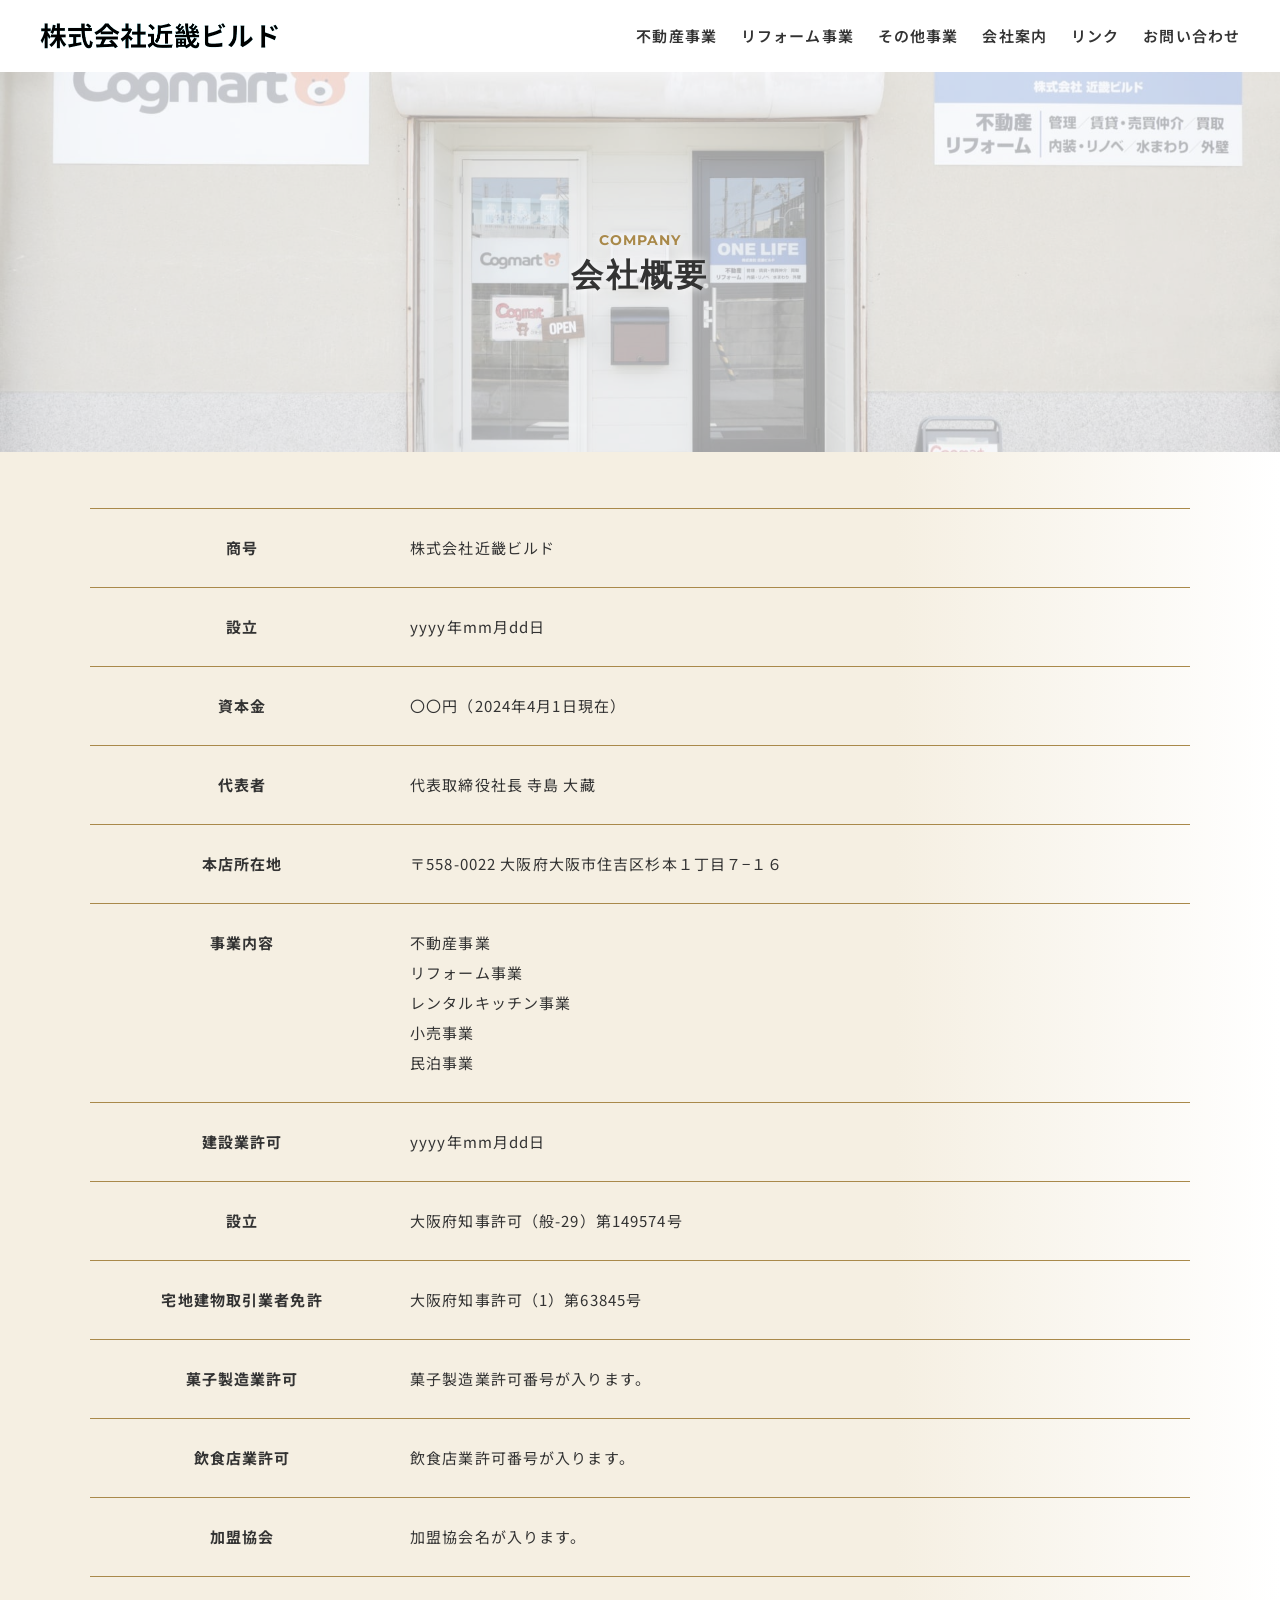
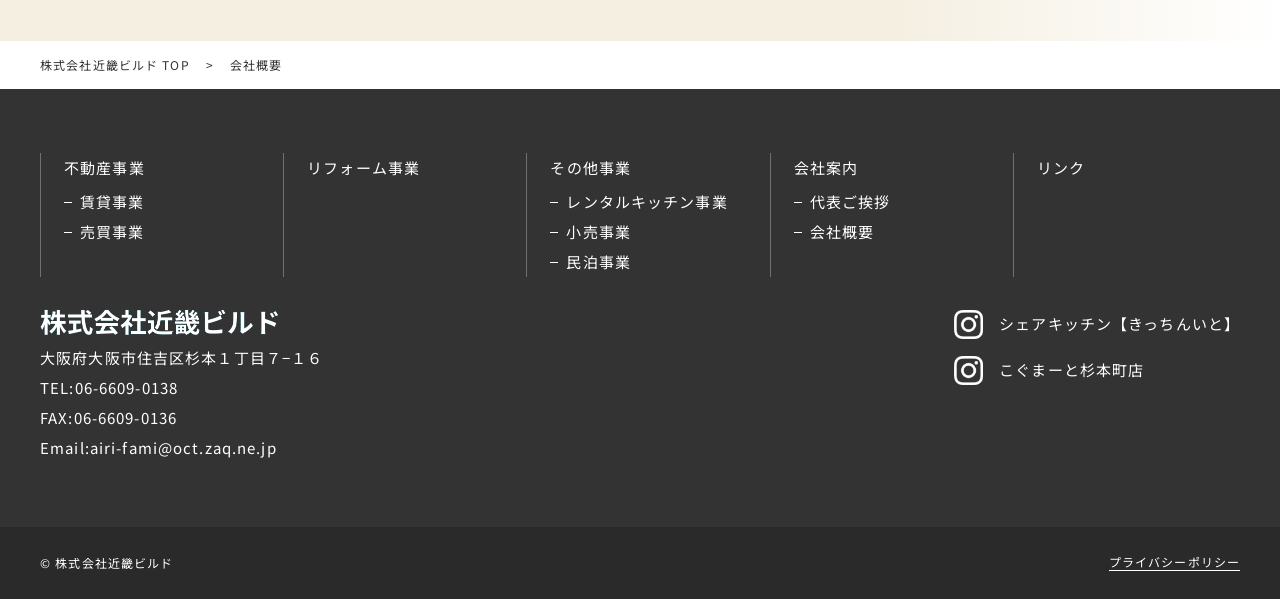
<file: company.htm>
<!DOCTYPE html>
<html lang="ja">

<head prefix="og: http://ogp.me/ns# fb: http://ogp.me/ns/fb# article: http://ogp.me/ns/article#">
  <meta charset="utf-8" />
  <meta name="viewport" content="" />
  <script>
    var metalist = document.getElementsByTagName("meta");
    var ua = navigator.userAgent;
    for (var i = 0; i < metalist.length; i++) {
      var name = metalist[i].getAttribute("name");
      if (name && name.toLowerCase() === "viewport") {
        if (
          ua.indexOf("iPhone") > 0 ||
          (ua.indexOf("Android") > 0 && ua.indexOf("Mobile") > 0)
        ) {
          metalist[i].setAttribute("content", "width=device-width");
          break;
        } else {
          metalist[i].setAttribute("content", "width=1180px");
          break;
        }
      }
    }
  </script>
  <meta http-equiv="X-UA-Compatible" content="IE=edge" />

  <title>株式会社近畿ビルド</title>

  <meta name="description" content="" />
  <meta name="keywords" content="" />
  <meta name="author" content="" />

  <meta name="robots" content="noindex" />
  <meta name="robots" content="nofollow" />
  <meta name="robots" content="noarchive" />

  <!-- SNS -->
  <meta property="og:title" content="" />
  <meta property="og:site_name" content="" />
  <meta property="og:description" content="" />
  <meta property="og:image" content="https://job-gear.jp/●/●●/●●●●●●/img/social.png" />
  <meta property="og:url" content="https://job-gear.jp/●/●●/●●●●●●/" />

  <link rel="shortcut icon" type="image/x-icon" href="https://job-gear.jp/●/●●/●●●●●●/img/favicon.ico" />
  <link rel="apple-touch-icon" href="https://job-gear.jp/●/●●/●●●●●●/img/apple-touch-icon.png" />

  <!-- fonts -->
  <link rel="preconnect" href="https://fonts.googleapis.com" />
  <link rel="preconnect" href="https://fonts.gstatic.com" crossorigin />
  <link
    href="https://fonts.googleapis.com/css2?family=Lato:wght@400;700&family=Montserrat:wght@100..900&family=Noto+Sans+JP:wght@400;500;700&display=swap"
    rel="stylesheet" />

  <!-- style -->
  <!-- 固有 -->
  <!-- 共通 -->
  <link rel="stylesheet" href="css/style.css" />
  <link rel="stylesheet" href="css/add.css" />
</head>

<body class="lower-company">

    <!-- ハンバーガーメニュー -->
  <div class="hamburger__btn -hamburger">
    <span></span>
    <span></span>
    <span></span>
  </div>
  <div class="hamburger">
    <div class="hamburger__menu">
      <div class="hamburger__menu__inner">
        <div class="hamburger__menu__nav">
          <div class="hamburger__menu__logo">
            <a href="index.html">
              <img src="img/common/logo.png" width="" alt="株式会社近畿ビルド" />
            </a>
          </div>
          <ul class="hamburger__menu__nav__list">
            <li class="hamburger__menu__nav__list__item accordion-item">
                <span class="text noLink accordion-header">不動産事業</span>
                <div class="pullDown accordion-content">
                  <ul class="pullDown__list">
                    <li class="pullDown__list__item">
                      <a href="rental.htm">
                        <span class="text">賃貸事業</span>
                      </a>
                    </li>
                    <li class="pullDown__list__item">
                      <a href="selling.htm">
                        <span class="text">売買事業</span>
                      </a>
                    </li>
                  </ul>
                </div>
            </li>
            <li class="hamburger__menu__nav__list__item">
              <a href="reform.htm" class="link">
                <span class="text">リフォーム事業</span>
              </a>
            </li>
            <li class="hamburger__menu__nav__list__item accordion-item">
                <span class="text noLink accordion-header">その他事業</span>
                <div class="pullDown accordion-content">
                  <ul class="pullDown__list">
                    <li class="pullDown__list__item">
                      <a href="kitchen.htm">
                        <span class="text">レンタルキッチン事業</span>
                      </a>
                    </li>
                    <li class="pullDown__list__item">
                      <a href="retail.htm">
                        <span class="text">小売事業</span>
                      </a>
                    </li>
                    <li class="pullDown__list__item">
                      <a href="lodging.htm">
                        <span class="text">民泊事業</span>
                      </a>
                    </li>
                  </ul>
                </div>
            </li>
            <li class="hamburger__menu__nav__list__item accordion-item">
                <span class="text noLink accordion-header">会社案内</span>
                <div class="pullDown accordion-content">
                  <ul class="pullDown__list">
                    <li class="pullDown__list__item">
                      <a href="message.htm">
                        <span class="text">代表ご挨拶</span>
                      </a>
                    </li>
                    <li class="pullDown__list__item">
                      <a href="company.htm">
                        <span class="text">会社概要</span>
                      </a>
                    </li>
                  </ul>
                </div>
            </li>
            <li class="hamburger__menu__nav__list__item">
              <a href="link.htm" class="link">
                <span class="text">リンク</span>
              </a>
            </li>
            <li class="hamburger__menu__nav__list__item">
              <a href="contact.htm" class="link">
                <span class="text">お問い合わせ</span>
              </a>
            </li>
          </ul>
        </div>
      </div>
    </div>
  </div>
  <!-- //ハンバーガーメニュー -->

  <div id="container">
    <!-- ヘッダー -->
    <header class="header">
      <div class="header__inner">
        <dev class="header__logo">
          <h1>
            <a href="index.html">
              <img src="img/common/logo.png" alt="株式会社近畿ビルド" />
            </a>
          </h1>
        </dev>
        <div class="header__navWrap">
          <nav class="header__nav">
            <ul class="header__nav__list">
              <li class="header__nav__list__item pullDown__trigge">
                <span class="noLink">不動産事業</span>
                <div class="pullDown">
                  <ul class="pullDown__list">
                    <li class="pullDown__list__item">
                      <a href="rental.htm">
                        <span class="text">賃貸事業</span>
                      </a>
                    </li>
                    <li class="pullDown__list__item">
                      <a href="selling.htm">
                        <span class="text">売買事業</span>
                      </a>
                    </li>
                  </ul>
                </div>
              </li>
              <li class="header__nav__list__item">
                <a href="reform.htm">
                  <span class="text">リフォーム事業</span>
                </a>
              </li>
              <li class="header__nav__list__item pullDown__trigge">
                <span class="noLink">その他事業</span>
                <div class="pullDown">
                  <ul class="pullDown__list">
                    <li class="pullDown__list__item">
                      <a href="kitchen.htm">
                        <span class="text">レンタルキッチン事業</span>
                      </a>
                    </li>
                    <li class="pullDown__list__item">
                      <a href="retail.htm">
                        <span class="text">小売事業</span>
                      </a>
                    </li>
                    <li class="pullDown__list__item">
                      <a href="lodging.htm">
                        <span class="text">民泊事業</span>
                      </a>
                    </li>
                  </ul>
                </div>
              </li>
              <li class="header__nav__list__item pullDown__trigge">
                <span class="noLink">会社案内</span>
                <div class="pullDown">
                  <ul class="pullDown__list">
                    <li class="pullDown__list__item">
                      <a href="message.htm">
                        <span class="text">代表ご挨拶</span>
                      </a>
                    </li>
                    <li class="pullDown__list__item">
                      <a href="company.htm">
                        <span class="text">会社概要</span>
                      </a>
                    </li>
                  </ul>
                </div>
              </li>
              <li class="header__nav__list__item">
                <a href="link.htm">
                  <span class="text">リンク</span>
                </a>
              </li>
              <li class="header__nav__list__item">
                <a href="contact.htm">
                  <span class="text">お問い合わせ</span>
                </a>
              </li>
            </ul>
          </nav>
        </div>
      </div>
    </header>

    <!-- ページヘッダー -->
    <div class="pageHeader">
      <div class="pageHeader__inner">
        <div class="pageHeaderImg">
          <img src="img/company/page_header_bg.jpg" alt="事務所の写真" class="ofi">
        </div>
        <div class="pageHeaderTitle">
          <span class="eng">COMPANY</span>
          <h2 class="ja split">会社概要</h2>
        </div>
      </div>
    </div>

    <main class="l-main">

      <!-- コンテンツ -->
      <section class="company">
        <div class="company__inner innerWrap">
          <div class="company__content anime -fadeInBottom">
            <dl class="list">
              <div class="list__item">
                <dt class="term">商号</dt>
                <dd class="desc">株式会社近畿ビルド</dd>
              </div>
              <div class="list__item">
                <dt class="term">設立</dt>
                <dd class="desc">yyyy年mm月dd日</dd>
              </div>
              <div class="list__item">
                <dt class="term">資本金</dt>
                <dd class="desc">〇〇円（2024年4月1日現在）</dd>
              </div>
              <div class="list__item">
                <dt class="term">代表者</dt>
                <dd class="desc">代表取締役社長 寺島 大藏</dd>
              </div>
              <div class="list__item">
                <dt class="term">本店所在地</dt>
                <dd class="desc">〒558-0022 大阪府大阪市住吉区杉本１丁目７−１６</dd>
              </div>
              <div class="list__item">
                <dt class="term">事業内容</dt>
                <dd class="desc">不動産事業<br>
                  リフォーム事業<br>
                  レンタルキッチン事業<br>
                  小売事業<br>
                  民泊事業</dd>
              </div>
              <div class="list__item">
                <dt class="term">建設業許可</dt>
                <dd class="desc">yyyy年mm月dd日</dd>
              </div>
              <div class="list__item">
                <dt class="term">設立</dt>
                <dd class="desc">大阪府知事許可（般-29）第149574号</dd>
              </div>
              <div class="list__item">
                <dt class="term">宅地建物取引業者免許</dt>
                <dd class="desc">大阪府知事許可（1）第63845号</dd>
              </div>
              <div class="list__item">
                <dt class="term">菓子製造業許可</dt>
                <dd class="desc">菓子製造業許可番号が入ります。</dd>
              </div>
              <div class="list__item">
                <dt class="term">飲食店業許可</dt>
                <dd class="desc">飲食店業許可番号が入ります。</dd>
              </div>
              <div class="list__item">
                <dt class="term">加盟協会</dt>
                <dd class="desc">加盟協会名が入ります。</dd>
              </div>
            </dl>
          </div>
        </div>
      </section>
    </main>

    <!-- パンくず -->
    <div class="breadcrumb">
      <ol class="breadcrumb__list">
        <li class="breadcrumb__list__item">
          <a href="index.html"><span>株式会社近畿ビルド TOP</span></a>
        </li>
        <li class="breadcrumb__list__item">会社概要</li>
      </ol>
    </div>
    <!-- フッター -->
    <footer class="footer">
      <div class="footer__inner innerWrap">
        <div class="footer__navWrap">
          <nav class="footer__nav">
            <ul class="footer__nav__list">
              <li class="footer__nav__list__item">
                <span class="text">不動産事業</span>
                <ul class="footer__child__list">
                  <li class="footer__child__list__item"><a href="rental.htm">賃貸事業</a></li>
                  <li class="footer__child__list__item"><a href="selling.htm">売買事業</a></li>
                </ul>
              </li>
              <li class="footer__nav__list__item">
                <a href="reform.htm">
                  <span class="text">リフォーム事業</span>
                </a>
              </li>
              <li class="footer__nav__list__item">
                <span class="text">その他事業</span>
                <ul class="footer__child__list">
                  <li class="footer__child__list__item"><a href="kitchen.htm">レンタルキッチン事業</a></li>
                  <li class="footer__child__list__item"><a href="retail.htm">小売事業</a></li>
                  <li class="footer__child__list__item"><a href="lodging.htm">民泊事業</a></li>
                </ul>
              </li>
              <li class="footer__nav__list__item">
                <span class="text">会社案内</span>
                <ul class="footer__child__list">
                  <li class="footer__child__list__item"><a href="message.htm">代表ご挨拶</a></li>
                  <li class="footer__child__list__item"><a href="company.htm">会社概要</a></li>
                </ul>
              </li>
              <li class="footer__nav__list__item">
                <a href="link.htm">
                  <span class="text">リンク</span>
                </a>
              </li>
            </ul>
          </nav>
          <div class="footer__info__content">
            <div class="footer__infoWrap">
              <div class="footer__logo">
                <a href="index.html"><img src="img/common/logo2.png" alt="株式会社近畿ビルド" /></a>
              </div>
              <div class="footer__info">
                <span class="address">大阪府大阪市住吉区杉本１丁目７−１６</span>
                <span class="tel"><a href="tel:06-6609-0138">TEL:06-6609-0138</a></span>
                <span class="fax">FAX:06-6609-0136</span>
                <span class="email"><a
                    href="mailto:airi-fami@oct.zaq.ne.jp?subject=お問い合わせ"></a>Email:airi-fami@oct.zaq.ne.jp</span>
              </div>
            </div>
            <div class="footer__sns">
              <span class="icon">
                <a href="https://instagram.com/kit_chen_ito?igshid=MzRlODBiNWFlZA==" target="_blank">
                  シェアキッチン【きっちんいと】
                </a>
              </span>
              <span class="icon">
                <a href="https://www.instagram.com/cogmart.sugimotocho?utm_source=ig_web_button_share_sheet&igsh=ZDNlZDc0MzIxNw=="
                  target="_blank">
                  こぐまーと杉本町店
                </a>
              </span>
            </div>
          </div>
        </div>
      </div>
      <div class="footer__bottom">
        <div class="footer__bottom__inner innerWrap">
          <div class="copyright">
            <span class="text">&copy; 株式会社近畿ビルド</span>
          </div>
          <div class="privacy">
            <a href="privacy.htm"><span class="text">プライバシーポリシー</span></a>
          </div>
        </div>
      </div>
    </footer>

    <!-- ページトップ -->
    <span class="pagetop"><a href="#container">PAGE TOP</a></span>
  </div>

  <!-- 共通スクリプト -->
  <script src="js/vendor/jquery-3.4.1.min.js"></script>
  <script src="js/script.js"></script>
  <!-- 固有スクリプト -->
</body>

</html>
</file>
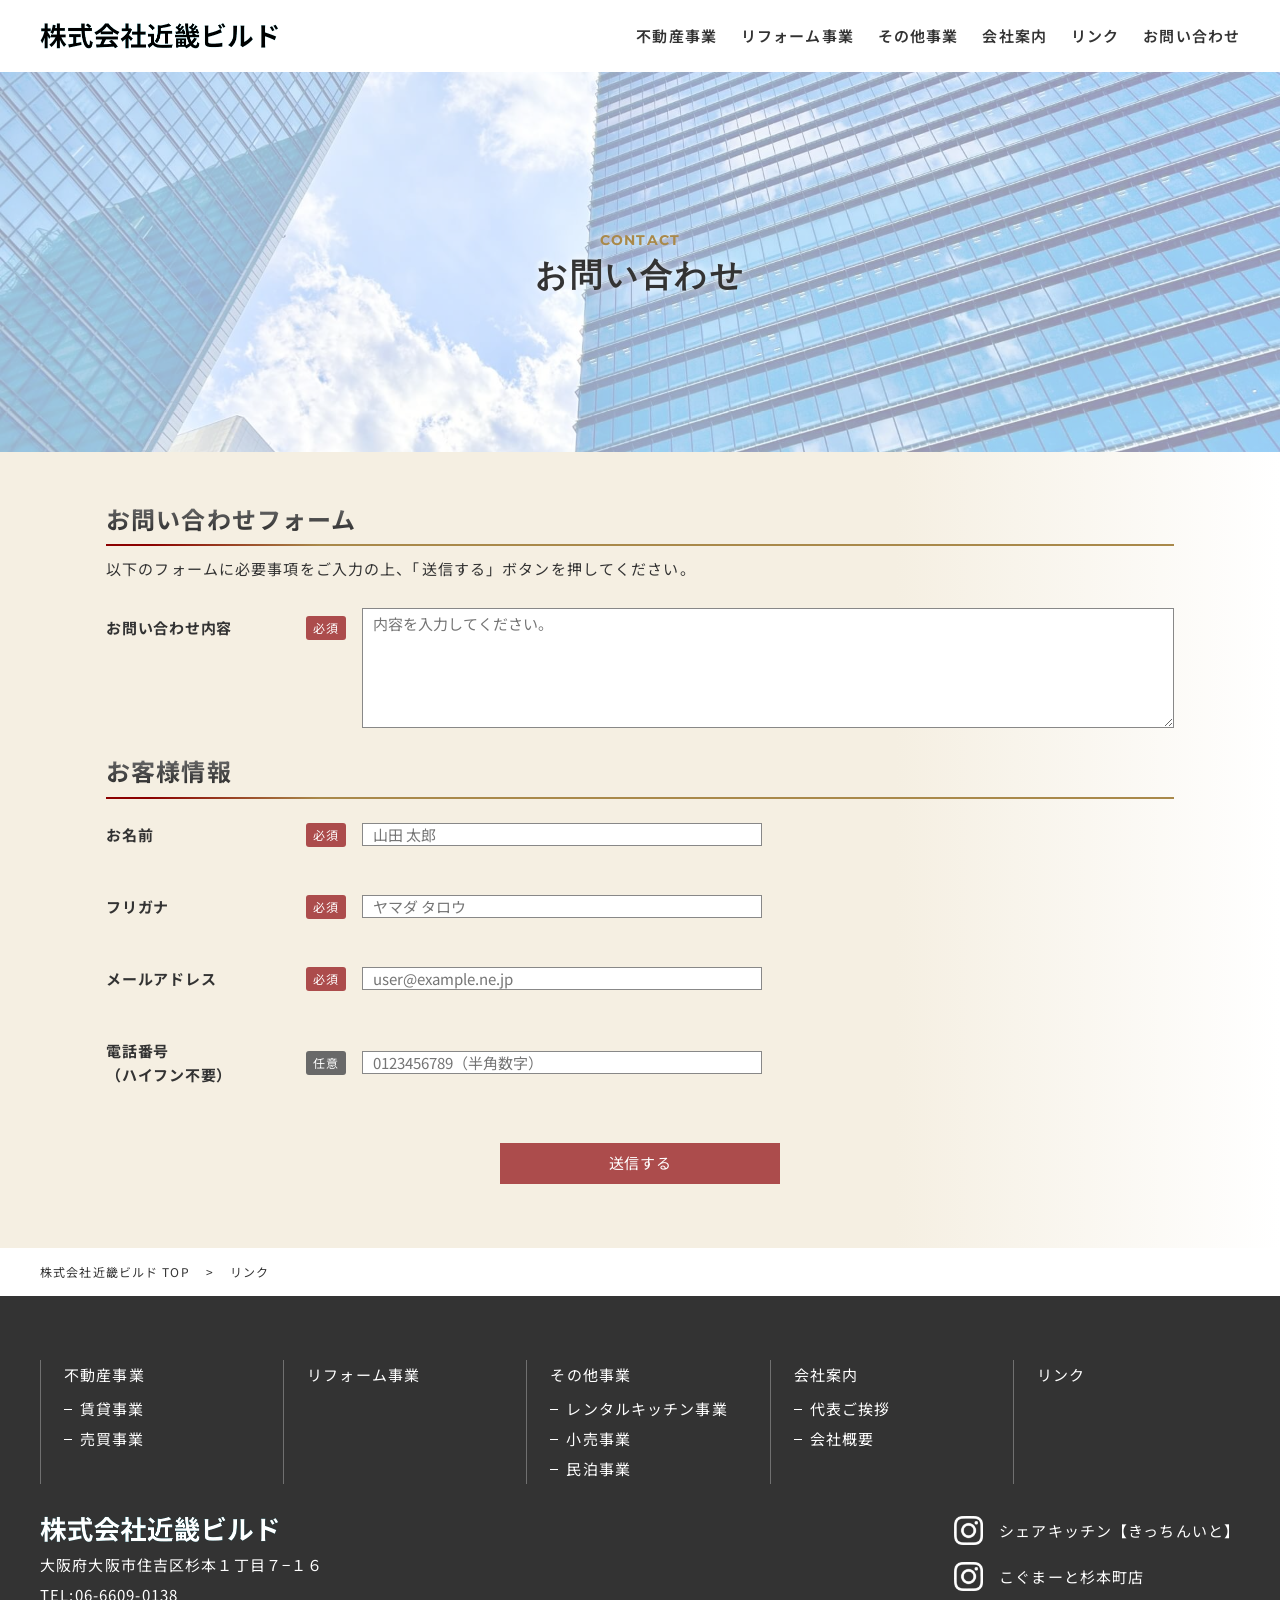
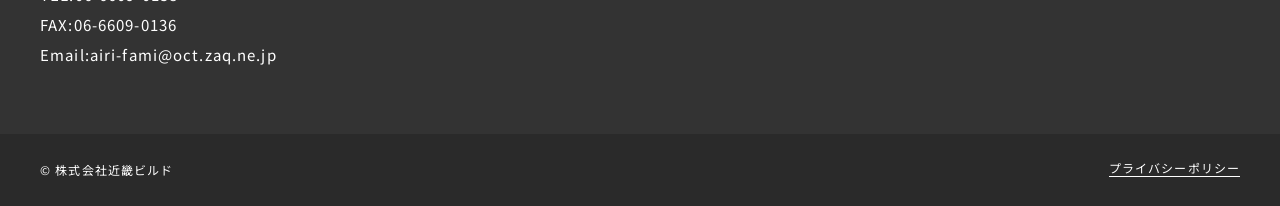
<file: contact.htm>
<!DOCTYPE html>
<html lang="ja">

<head prefix="og: http://ogp.me/ns# fb: http://ogp.me/ns/fb# article: http://ogp.me/ns/article#">
  <meta charset="utf-8" />
  <meta name="viewport" content="" />
  <script>
    var metalist = document.getElementsByTagName("meta");
    var ua = navigator.userAgent;
    for (var i = 0; i < metalist.length; i++) {
      var name = metalist[i].getAttribute("name");
      if (name && name.toLowerCase() === "viewport") {
        if (
          ua.indexOf("iPhone") > 0 ||
          (ua.indexOf("Android") > 0 && ua.indexOf("Mobile") > 0)
        ) {
          metalist[i].setAttribute("content", "width=device-width");
          break;
        } else {
          metalist[i].setAttribute("content", "width=1180px");
          break;
        }
      }
    }
  </script>
  <meta http-equiv="X-UA-Compatible" content="IE=edge" />

  <title>株式会社近畿ビルド</title>

  <meta name="description" content="" />
  <meta name="keywords" content="" />
  <meta name="author" content="" />

  <meta name="robots" content="noindex" />
  <meta name="robots" content="nofollow" />
  <meta name="robots" content="noarchive" />

  <!-- SNS -->
  <meta property="og:title" content="" />
  <meta property="og:site_name" content="" />
  <meta property="og:description" content="" />
  <meta property="og:image" content="https://job-gear.jp/●/●●/●●●●●●/img/social.png" />
  <meta property="og:url" content="https://job-gear.jp/●/●●/●●●●●●/" />

  <link rel="shortcut icon" type="image/x-icon" href="https://job-gear.jp/●/●●/●●●●●●/img/favicon.ico" />
  <link rel="apple-touch-icon" href="https://job-gear.jp/●/●●/●●●●●●/img/apple-touch-icon.png" />

  <!-- fonts -->
  <link rel="preconnect" href="https://fonts.googleapis.com" />
  <link rel="preconnect" href="https://fonts.gstatic.com" crossorigin />
  <link
    href="https://fonts.googleapis.com/css2?family=Lato:wght@400;700&family=Montserrat:wght@100..900&family=Noto+Sans+JP:wght@400;500;700&display=swap"
    rel="stylesheet" />

  <!-- style -->
  <!-- 固有 -->
  <!-- 共通 -->
  <link rel="stylesheet" href="css/style.css" />
  <link rel="stylesheet" href="css/add.css" />
</head>

<body class="lower-link">

  <!-- ハンバーガーメニュー -->
  <div class="hamburger__btn -hamburger">
    <span></span>
    <span></span>
    <span></span>
  </div>
  <div class="hamburger">
    <div class="hamburger__menu">
      <div class="hamburger__menu__inner">
        <div class="hamburger__menu__nav">
          <div class="hamburger__menu__logo">
            <a href="index.html">
              <img src="img/common/logo.png" width="" alt="株式会社近畿ビルド" />
            </a>
          </div>
          <ul class="hamburger__menu__nav__list">
            <li class="hamburger__menu__nav__list__item accordion-item">
              <span class="text noLink accordion-header">不動産事業</span>
              <div class="pullDown accordion-content">
                <ul class="pullDown__list">
                  <li class="pullDown__list__item">
                    <a href="rental.htm">
                      <span class="text">賃貸事業</span>
                    </a>
                  </li>
                  <li class="pullDown__list__item">
                    <a href="selling.htm">
                      <span class="text">売買事業</span>
                    </a>
                  </li>
                </ul>
              </div>
            </li>
            <li class="hamburger__menu__nav__list__item">
              <a href="reform.htm" class="link">
                <span class="text">リフォーム事業</span>
              </a>
            </li>
            <li class="hamburger__menu__nav__list__item accordion-item">
              <span class="text noLink accordion-header">その他事業</span>
              <div class="pullDown accordion-content">
                <ul class="pullDown__list">
                  <li class="pullDown__list__item">
                    <a href="kitchen.htm">
                      <span class="text">レンタルキッチン事業</span>
                    </a>
                  </li>
                  <li class="pullDown__list__item">
                    <a href="retail.htm">
                      <span class="text">小売事業</span>
                    </a>
                  </li>
                  <li class="pullDown__list__item">
                    <a href="lodging.htm">
                      <span class="text">民泊事業</span>
                    </a>
                  </li>
                </ul>
              </div>
            </li>
            <li class="hamburger__menu__nav__list__item accordion-item">
              <span class="text noLink accordion-header">会社案内</span>
              <div class="pullDown accordion-content">
                <ul class="pullDown__list">
                  <li class="pullDown__list__item">
                    <a href="message.htm">
                      <span class="text">代表ご挨拶</span>
                    </a>
                  </li>
                  <li class="pullDown__list__item">
                    <a href="company.htm">
                      <span class="text">会社概要</span>
                    </a>
                  </li>
                </ul>
              </div>
            </li>
            <li class="hamburger__menu__nav__list__item">
              <a href="link.htm" class="link">
                <span class="text">リンク</span>
              </a>
            </li>
            <li class="hamburger__menu__nav__list__item">
              <a href="contact.htm" class="link">
                <span class="text">お問い合わせ</span>
              </a>
            </li>
          </ul>
        </div>
      </div>
    </div>
  </div>
  <!-- //ハンバーガーメニュー -->

  <div id="container">
    <!-- ヘッダー -->
    <header class="header">
      <div class="header__inner">
        <dev class="header__logo">
          <h1>
            <a href="index.html">
              <img src="img/common/logo.png" alt="株式会社近畿ビルド" />
            </a>
          </h1>
        </dev>
        <div class="header__navWrap">
          <nav class="header__nav">
            <ul class="header__nav__list">
              <li class="header__nav__list__item pullDown__trigge">
                <span class="noLink">不動産事業</span>
                <div class="pullDown">
                  <ul class="pullDown__list">
                    <li class="pullDown__list__item">
                      <a href="rental.htm">
                        <span class="text">賃貸事業</span>
                      </a>
                    </li>
                    <li class="pullDown__list__item">
                      <a href="selling.htm">
                        <span class="text">売買事業</span>
                      </a>
                    </li>
                  </ul>
                </div>
              </li>
              <li class="header__nav__list__item">
                <a href="reform.htm">
                  <span class="text">リフォーム事業</span>
                </a>
              </li>
              <li class="header__nav__list__item pullDown__trigge">
                <span class="noLink">その他事業</span>
                <div class="pullDown">
                  <ul class="pullDown__list">
                    <li class="pullDown__list__item">
                      <a href="kitchen.htm">
                        <span class="text">レンタルキッチン事業</span>
                      </a>
                    </li>
                    <li class="pullDown__list__item">
                      <a href="retail.htm">
                        <span class="text">小売事業</span>
                      </a>
                    </li>
                    <li class="pullDown__list__item">
                      <a href="lodging.htm">
                        <span class="text">民泊事業</span>
                      </a>
                    </li>
                  </ul>
                </div>
              </li>
              <li class="header__nav__list__item pullDown__trigge">
                <span class="noLink">会社案内</span>
                <div class="pullDown">
                  <ul class="pullDown__list">
                    <li class="pullDown__list__item">
                      <a href="message.htm">
                        <span class="text">代表ご挨拶</span>
                      </a>
                    </li>
                    <li class="pullDown__list__item">
                      <a href="company.htm">
                        <span class="text">会社概要</span>
                      </a>
                    </li>
                  </ul>
                </div>
              </li>
              <li class="header__nav__list__item">
                <a href="link.htm">
                  <span class="text">リンク</span>
                </a>
              </li>
              <li class="header__nav__list__item">
                <a href="contact.htm">
                  <span class="text">お問い合わせ</span>
                </a>
              </li>
            </ul>
          </nav>
        </div>
      </div>
    </header>

    <!-- ページヘッダー -->
    <div class="pageHeader">
      <div class="pageHeader__inner">
        <div class="pageHeaderImg">
          <img src="img/contact/page_header_bg.jpg" alt="マンションの写真" class="ofi">
        </div>
        <div class="pageHeaderTitle">
          <span class="eng">CONTACT</span>
          <h2 class="ja split">お問い合わせ</h2>
        </div>
      </div>
    </div>

    <main class="l-main">

      <!-- お問い合わせ -->
      <section class="contact">
        <div class="contact__inner innerWrap">
          <div class="contact__content anime -fadeInBottom">
              <div class="form-wrap">
                <h3 class="title lower-commonTitle01">お問い合わせフォーム</h3>
                  <p class="text">以下のフォームに必要事項をご入力の上、「送信する」ボタンを押してください。</p>
                  <form class="form" action="send_mail.php" method="post">
                      <div class="form-item">
                          <p class="form-item-label is-msg">お問い合わせ内容</p>
                          <p class="form-item-label-required is-msg">必須</p>
                          <textarea class="form-item-textarea" name="message" placeholder="内容を入力してください。"></textarea>
                      </div>
                      <h3 class="title lower-commonTitle01">お客様情報</h3>
                      <div class="form-item">
                          <p class="form-item-label">お名前</p>
                          <p class="form-item-label-required">必須</p>
                          <input type="text" class="form-item-input" name="name" placeholder="山田 太郎">
                      </div>
                      <div class="form-item">
                          <p class="form-item-label">フリガナ</p>
                          <p class="form-item-label-required">必須</p>
                          <input type="text" class="form-item-input" name="furigana" placeholder="ヤマダ タロウ">
                      </div>
                      <div class="form-item">
                          <p class="form-item-label">メールアドレス</p>
                          <p class="form-item-label-required">必須</p>
                          <input type="email" class="form-item-input" name="email" placeholder="user@example.ne.jp">
                      </div>
                      <div class="form-item">
                          <p class="form-item-label">電話番号<br>（ハイフン不要）</p>
                          <p class="form-item-label-any">任意</p>
                          <input type="tel" class="form-item-input" name="phone" placeholder="0123456789（半角数字）">
                      </div>
                      <input type="submit" class="form-btn" value="送信する">
                  </form>
              </div>
          </div>
        </div>
      </section>
    </main>

    <!-- パンくず -->
    <div class="breadcrumb">
      <ol class="breadcrumb__list">
        <li class="breadcrumb__list__item">
          <a href="index.html"><span>株式会社近畿ビルド TOP</span></a>
        </li>
        <li class="breadcrumb__list__item">リンク</li>
      </ol>
    </div>
    <!-- フッター -->
    <footer class="footer">
      <div class="footer__inner innerWrap">
        <div class="footer__navWrap">
          <nav class="footer__nav">
            <ul class="footer__nav__list">
              <li class="footer__nav__list__item">
                <span class="text">不動産事業</span>
                <ul class="footer__child__list">
                  <li class="footer__child__list__item"><a href="rental.htm">賃貸事業</a></li>
                  <li class="footer__child__list__item"><a href="selling.htm">売買事業</a></li>
                </ul>
              </li>
              <li class="footer__nav__list__item">
                <a href="reform.htm">
                  <span class="text">リフォーム事業</span>
                </a>
              </li>
              <li class="footer__nav__list__item">
                <span class="text">その他事業</span>
                <ul class="footer__child__list">
                  <li class="footer__child__list__item"><a href="kitchen.htm">レンタルキッチン事業</a></li>
                  <li class="footer__child__list__item"><a href="retail.htm">小売事業</a></li>
                  <li class="footer__child__list__item"><a href="lodging.htm">民泊事業</a></li>
                </ul>
              </li>
              <li class="footer__nav__list__item">
                <span class="text">会社案内</span>
                <ul class="footer__child__list">
                  <li class="footer__child__list__item"><a href="message.htm">代表ご挨拶</a></li>
                  <li class="footer__child__list__item"><a href="company.htm">会社概要</a></li>
                </ul>
              </li>
              <li class="footer__nav__list__item">
                <a href="link.htm">
                  <span class="text">リンク</span>
                </a>
              </li>
            </ul>
          </nav>
          <div class="footer__info__content">
            <div class="footer__infoWrap">
              <div class="footer__logo">
                <a href="index.html"><img src="img/common/logo2.png" alt="株式会社近畿ビルド" /></a>
              </div>
              <div class="footer__info">
                <span class="address">大阪府大阪市住吉区杉本１丁目７−１６</span>
                <span class="tel"><a href="tel:06-6609-0138">TEL:06-6609-0138</a></span>
                <span class="fax">FAX:06-6609-0136</span>
                <span class="email"><a
                    href="mailto:airi-fami@oct.zaq.ne.jp?subject=お問い合わせ"></a>Email:airi-fami@oct.zaq.ne.jp</span>
              </div>
            </div>
            <div class="footer__sns">
              <span class="icon">
                <a href="https://instagram.com/kit_chen_ito?igshid=MzRlODBiNWFlZA==" target="_blank">
                  シェアキッチン【きっちんいと】
                </a>
              </span>
              <span class="icon">
                <a href="https://www.instagram.com/cogmart.sugimotocho?utm_source=ig_web_button_share_sheet&igsh=ZDNlZDc0MzIxNw=="
                  target="_blank">
                  こぐまーと杉本町店
                </a>
              </span>
            </div>
          </div>
        </div>
      </div>
      <div class="footer__bottom">
        <div class="footer__bottom__inner innerWrap">
          <div class="copyright">
            <span class="text">&copy; 株式会社近畿ビルド</span>
          </div>
          <div class="privacy">
            <a href="privacy.htm"><span class="text">プライバシーポリシー</span></a>
          </div>
        </div>
      </div>
    </footer>

    <!-- ページトップ -->
    <span class="pagetop"><a href="#container">PAGE TOP</a></span>
  </div>

  <!-- 共通スクリプト -->
  <script src="js/vendor/jquery-3.4.1.min.js"></script>
  <script src="js/script.js"></script>
  <!-- 固有スクリプト -->
</body>

</html>
</file>
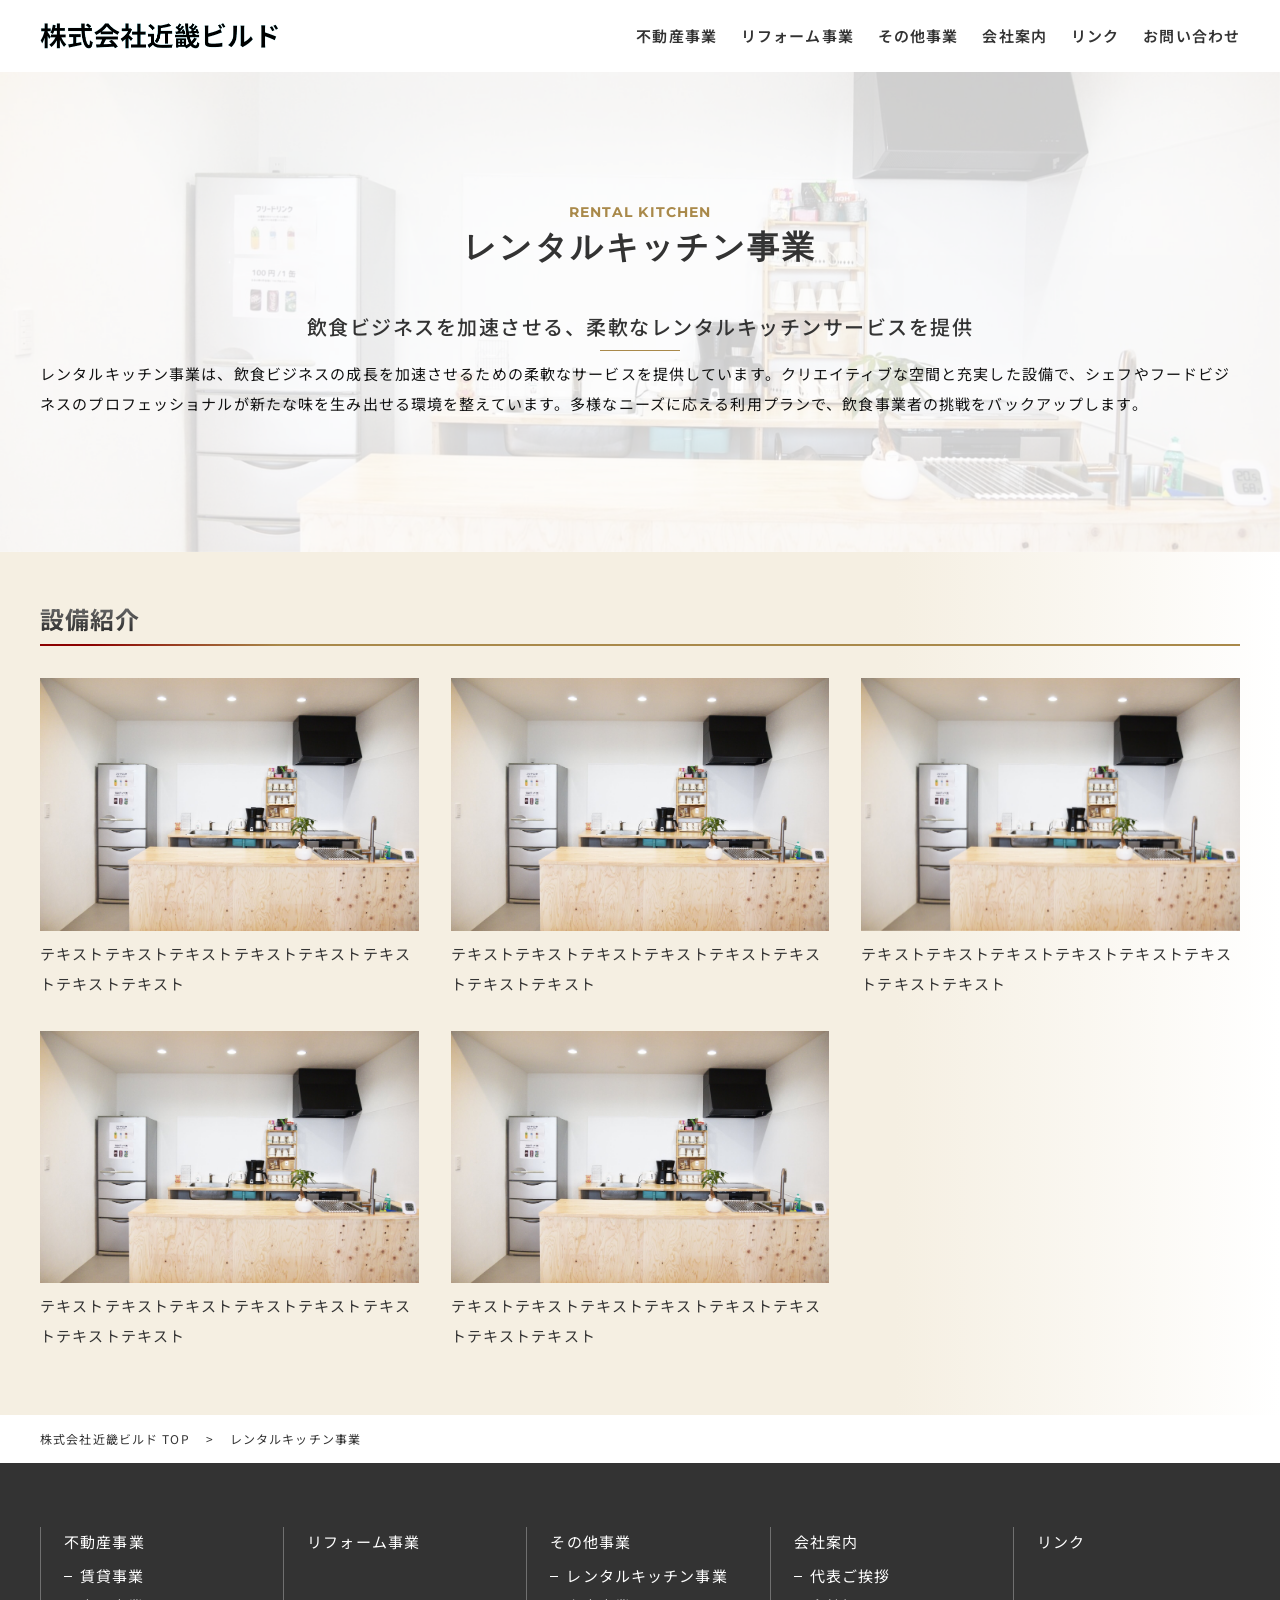
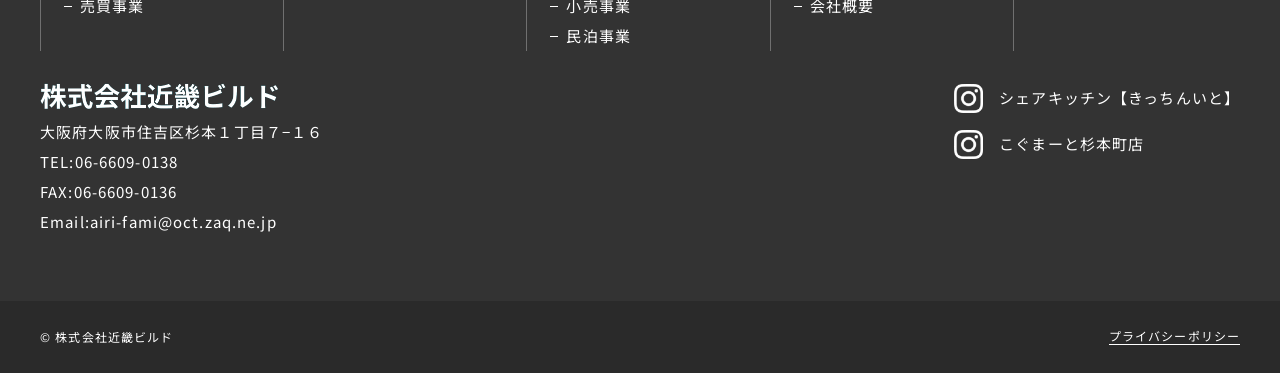
<file: kitchen.htm>
<!DOCTYPE html>
<html lang="ja">

<head prefix="og: http://ogp.me/ns# fb: http://ogp.me/ns/fb# article: http://ogp.me/ns/article#">
  <meta charset="utf-8" />
  <meta name="viewport" content="" />
  <script>
    var metalist = document.getElementsByTagName("meta");
    var ua = navigator.userAgent;
    for (var i = 0; i < metalist.length; i++) {
      var name = metalist[i].getAttribute("name");
      if (name && name.toLowerCase() === "viewport") {
        if (
          ua.indexOf("iPhone") > 0 ||
          (ua.indexOf("Android") > 0 && ua.indexOf("Mobile") > 0)
        ) {
          metalist[i].setAttribute("content", "width=device-width");
          break;
        } else {
          metalist[i].setAttribute("content", "width=1180px");
          break;
        }
      }
    }
  </script>
  <meta http-equiv="X-UA-Compatible" content="IE=edge" />

  <title>株式会社近畿ビルド</title>

  <meta name="description" content="" />
  <meta name="keywords" content="" />
  <meta name="author" content="" />

  <meta name="robots" content="noindex" />
  <meta name="robots" content="nofollow" />
  <meta name="robots" content="noarchive" />

  <!-- SNS -->
  <meta property="og:title" content="" />
  <meta property="og:site_name" content="" />
  <meta property="og:description" content="" />
  <meta property="og:image" content="https://job-gear.jp/●/●●/●●●●●●/img/social.png" />
  <meta property="og:url" content="https://job-gear.jp/●/●●/●●●●●●/" />

  <link rel="shortcut icon" type="image/x-icon" href="https://job-gear.jp/●/●●/●●●●●●/img/favicon.ico" />
  <link rel="apple-touch-icon" href="https://job-gear.jp/●/●●/●●●●●●/img/apple-touch-icon.png" />

  <!-- fonts -->
  <link rel="preconnect" href="https://fonts.googleapis.com" />
  <link rel="preconnect" href="https://fonts.gstatic.com" crossorigin />
  <link
    href="https://fonts.googleapis.com/css2?family=Lato:wght@400;700&family=Montserrat:wght@100..900&family=Noto+Sans+JP:wght@400;500;700&display=swap"
    rel="stylesheet" />

  <!-- style -->
  <!-- 固有 -->
  <!-- 共通 -->
  <link rel="stylesheet" href="css/style.css" />
  <link rel="stylesheet" href="css/add.css" />
</head>

<body class="lower-kitchen">

  <!-- ハンバーガーメニュー -->
  <div class="hamburger__btn -hamburger">
    <span></span>
    <span></span>
    <span></span>
  </div>
  <div class="hamburger">
    <div class="hamburger__menu">
      <div class="hamburger__menu__inner">
        <div class="hamburger__menu__nav">
          <div class="hamburger__menu__logo">
            <a href="index.html">
              <img src="img/common/logo.png" width="" alt="株式会社近畿ビルド" />
            </a>
          </div>
          <ul class="hamburger__menu__nav__list">
            <li class="hamburger__menu__nav__list__item accordion-item">
              <span class="text noLink accordion-header">不動産事業</span>
              <div class="pullDown accordion-content">
                <ul class="pullDown__list">
                  <li class="pullDown__list__item">
                    <a href="rental.htm">
                      <span class="text">賃貸事業</span>
                    </a>
                  </li>
                  <li class="pullDown__list__item">
                    <a href="selling.htm">
                      <span class="text">売買事業</span>
                    </a>
                  </li>
                </ul>
              </div>
            </li>
            <li class="hamburger__menu__nav__list__item">
              <a href="reform.htm" class="link">
                <span class="text">リフォーム事業</span>
              </a>
            </li>
            <li class="hamburger__menu__nav__list__item accordion-item">
              <span class="text noLink accordion-header">その他事業</span>
              <div class="pullDown accordion-content">
                <ul class="pullDown__list">
                  <li class="pullDown__list__item">
                    <a href="kitchen.htm">
                      <span class="text">レンタルキッチン事業</span>
                    </a>
                  </li>
                  <li class="pullDown__list__item">
                    <a href="retail.htm">
                      <span class="text">小売事業</span>
                    </a>
                  </li>
                  <li class="pullDown__list__item">
                    <a href="lodging.htm">
                      <span class="text">民泊事業</span>
                    </a>
                  </li>
                </ul>
              </div>
            </li>
            <li class="hamburger__menu__nav__list__item accordion-item">
              <span class="text noLink accordion-header">会社案内</span>
              <div class="pullDown accordion-content">
                <ul class="pullDown__list">
                  <li class="pullDown__list__item">
                    <a href="message.htm">
                      <span class="text">代表ご挨拶</span>
                    </a>
                  </li>
                  <li class="pullDown__list__item">
                    <a href="company.htm">
                      <span class="text">会社概要</span>
                    </a>
                  </li>
                </ul>
              </div>
            </li>
            <li class="hamburger__menu__nav__list__item">
              <a href="link.htm" class="link">
                <span class="text">リンク</span>
              </a>
            </li>
            <li class="hamburger__menu__nav__list__item">
              <a href="contact.htm" class="link">
                <span class="text">お問い合わせ</span>
              </a>
            </li>
          </ul>
        </div>
      </div>
    </div>
  </div>
  <!-- //ハンバーガーメニュー -->

  <div id="container">
    <!-- ヘッダー -->
    <header class="header">
      <div class="header__inner">
        <dev class="header__logo">
          <h1>
            <a href="index.html">
              <img src="img/common/logo.png" alt="株式会社近畿ビルド" />
            </a>
          </h1>
        </dev>
        <div class="header__navWrap">
          <nav class="header__nav">
            <ul class="header__nav__list">
              <li class="header__nav__list__item pullDown__trigge">
                <span class="noLink">不動産事業</span>
                <div class="pullDown">
                  <ul class="pullDown__list">
                    <li class="pullDown__list__item">
                      <a href="rental.htm">
                        <span class="text">賃貸事業</span>
                      </a>
                    </li>
                    <li class="pullDown__list__item">
                      <a href="selling.htm">
                        <span class="text">売買事業</span>
                      </a>
                    </li>
                  </ul>
                </div>
              </li>
              <li class="header__nav__list__item">
                <a href="reform.htm">
                  <span class="text">リフォーム事業</span>
                </a>
              </li>
              <li class="header__nav__list__item pullDown__trigge">
                <span class="noLink">その他事業</span>
                <div class="pullDown">
                  <ul class="pullDown__list">
                    <li class="pullDown__list__item">
                      <a href="kitchen.htm">
                        <span class="text">レンタルキッチン事業</span>
                      </a>
                    </li>
                    <li class="pullDown__list__item">
                      <a href="retail.htm">
                        <span class="text">小売事業</span>
                      </a>
                    </li>
                    <li class="pullDown__list__item">
                      <a href="lodging.htm">
                        <span class="text">民泊事業</span>
                      </a>
                    </li>
                  </ul>
                </div>
              </li>
              <li class="header__nav__list__item pullDown__trigge">
                <span class="noLink">会社案内</span>
                <div class="pullDown">
                  <ul class="pullDown__list">
                    <li class="pullDown__list__item">
                      <a href="message.htm">
                        <span class="text">代表ご挨拶</span>
                      </a>
                    </li>
                    <li class="pullDown__list__item">
                      <a href="company.htm">
                        <span class="text">会社概要</span>
                      </a>
                    </li>
                  </ul>
                </div>
              </li>
              <li class="header__nav__list__item">
                <a href="link.htm">
                  <span class="text">リンク</span>
                </a>
              </li>
              <li class="header__nav__list__item">
                <a href="contact.htm">
                  <span class="text">お問い合わせ</span>
                </a>
              </li>
            </ul>
          </nav>
        </div>
      </div>
    </header>

    <!-- ページヘッダー -->
    <!-- 事業は -business を付与してください。-->
    <div class="pageHeader -business">
      <div class="pageHeader__inner">
        <div class="pageHeader__content">
          <div class="pageHeaderImg">
            <img src="img/kitchen/page_header_bg.jpg" alt="キッチンの写真" class="ofi">
          </div>
          <div class="pageHeaderTitle">
            <span class="eng">RENTAL&nbsp;KITCHEN</span>
            <h2 class="ja split">レンタルキッチン事業</h2>
          </div>
          <div class="pageHeaderIntro">
            <h3 class="title">飲食ビジネスを加速させる、柔軟なレンタルキッチンサービスを提供</h3>
            <p class="lead">
              レンタルキッチン事業は、飲食ビジネスの成長を加速させるための柔軟なサービスを提供しています。クリエイティブな空間と充実した設備で、シェフやフードビジネスのプロフェッショナルが新たな味を生み出せる環境を整えています。多様なニーズに応える利用プランで、飲食事業者の挑戦をバックアップします。
            </p>
          </div>
        </div>
      </div>
    </div>

    <main class="l-main">

      <!-- コンテンツ -->
      <section class="kitchen">
        <div class="kitchen__inner innerWrap">
          <div class="kitchen__content">
            <h3 class="title lower-commonTitle01 anime -fadeInBottom">設備紹介</h3>
            <ul class="list">
              <li class="list__item anime -fadeInBottom">
                <div class="imgArea">
                  <img src="img/kitchen/page_header_bg.jpg" alt="レンタルキッチンの写真" class="ofi">
                </div>
                <div class="textArea">
                  <span class="text">テキストテキストテキストテキストテキストテキストテキストテキスト</span>
                </div>
              </li>
              <li class="list__item anime -fadeInBottom">
                <div class="imgArea">
                  <img src="img/kitchen/page_header_bg.jpg" alt="レンタルキッチンの写真" class="ofi">
                </div>
                <div class="textArea">
                  <span class="text">テキストテキストテキストテキストテキストテキストテキストテキスト</span>
                </div>
              </li>
              <li class="list__item anime -fadeInBottom">
                <div class="imgArea">
                  <img src="img/kitchen/page_header_bg.jpg" alt="レンタルキッチンの写真" class="ofi">
                </div>
                <div class="textArea">
                  <span class="text">テキストテキストテキストテキストテキストテキストテキストテキスト</span>
                </div>
              </li>
              <li class="list__item anime -fadeInBottom">
                <div class="imgArea">
                  <img src="img/kitchen/page_header_bg.jpg" alt="レンタルキッチンの写真" class="ofi">
                </div>
                <div class="textArea">
                  <span class="text">テキストテキストテキストテキストテキストテキストテキストテキスト</span>
                </div>
              </li>
              <li class="list__item anime -fadeInBottom">
                <div class="imgArea">
                  <img src="img/kitchen/page_header_bg.jpg" alt="レンタルキッチンの写真" class="ofi">
                </div>
                <div class="textArea">
                  <span class="text">テキストテキストテキストテキストテキストテキストテキストテキスト</span>
                </div>
              </li>
            </ul>
          </div>
        </div>
      </section>
    </main>

    <!-- パンくず -->
    <div class="breadcrumb">
      <ol class="breadcrumb__list">
        <li class="breadcrumb__list__item">
          <a href="index.html"><span>株式会社近畿ビルド TOP</span></a>
        </li>
        <li class="breadcrumb__list__item">レンタルキッチン事業</li>
      </ol>
    </div>
    <!-- フッター -->
    <footer class="footer">
      <div class="footer__inner innerWrap">
        <div class="footer__navWrap">
          <nav class="footer__nav">
            <ul class="footer__nav__list">
              <li class="footer__nav__list__item">
                <span class="text">不動産事業</span>
                <ul class="footer__child__list">
                  <li class="footer__child__list__item"><a href="rental.htm">賃貸事業</a></li>
                  <li class="footer__child__list__item"><a href="selling.htm">売買事業</a></li>
                </ul>
              </li>
              <li class="footer__nav__list__item">
                <a href="reform.htm">
                  <span class="text">リフォーム事業</span>
                </a>
              </li>
              <li class="footer__nav__list__item">
                <span class="text">その他事業</span>
                <ul class="footer__child__list">
                  <li class="footer__child__list__item"><a href="kitchen.htm">レンタルキッチン事業</a></li>
                  <li class="footer__child__list__item"><a href="retail.htm">小売事業</a></li>
                  <li class="footer__child__list__item"><a href="lodging.htm">民泊事業</a></li>
                </ul>
              </li>
              <li class="footer__nav__list__item">
                <span class="text">会社案内</span>
                <ul class="footer__child__list">
                  <li class="footer__child__list__item"><a href="message.htm">代表ご挨拶</a></li>
                  <li class="footer__child__list__item"><a href="company.htm">会社概要</a></li>
                </ul>
              </li>
              <li class="footer__nav__list__item">
                <a href="link.htm">
                  <span class="text">リンク</span>
                </a>
              </li>
            </ul>
          </nav>
          <div class="footer__info__content">
            <div class="footer__infoWrap">
              <div class="footer__logo">
                <a href="index.html"><img src="img/common/logo2.png" alt="株式会社近畿ビルド" /></a>
              </div>
              <div class="footer__info">
                <span class="address">大阪府大阪市住吉区杉本１丁目７−１６</span>
                <span class="tel"><a href="tel:06-6609-0138">TEL:06-6609-0138</a></span>
                <span class="fax">FAX:06-6609-0136</span>
                <span class="email"><a
                    href="mailto:airi-fami@oct.zaq.ne.jp?subject=お問い合わせ"></a>Email:airi-fami@oct.zaq.ne.jp</span>
              </div>
            </div>
            <div class="footer__sns">
              <span class="icon">
                <a href="https://instagram.com/kit_chen_ito?igshid=MzRlODBiNWFlZA==" target="_blank">
                  シェアキッチン【きっちんいと】
                </a>
              </span>
              <span class="icon">
                <a href="https://www.instagram.com/cogmart.sugimotocho?utm_source=ig_web_button_share_sheet&igsh=ZDNlZDc0MzIxNw=="
                  target="_blank">
                  こぐまーと杉本町店
                </a>
              </span>
            </div>
          </div>
        </div>
      </div>
      <div class="footer__bottom">
        <div class="footer__bottom__inner innerWrap">
          <div class="copyright">
            <span class="text">&copy; 株式会社近畿ビルド</span>
          </div>
          <div class="privacy">
            <a href="privacy.htm"><span class="text">プライバシーポリシー</span></a>
          </div>
        </div>
      </div>
    </footer>

    <!-- ページトップ -->
    <span class="pagetop"><a href="#container">PAGE TOP</a></span>
  </div>

  <!-- 共通スクリプト -->
  <script src="js/vendor/jquery-3.4.1.min.js"></script>
  <script src="js/script.js"></script>
  <!-- 固有スクリプト -->
</body>

</html>
</file>
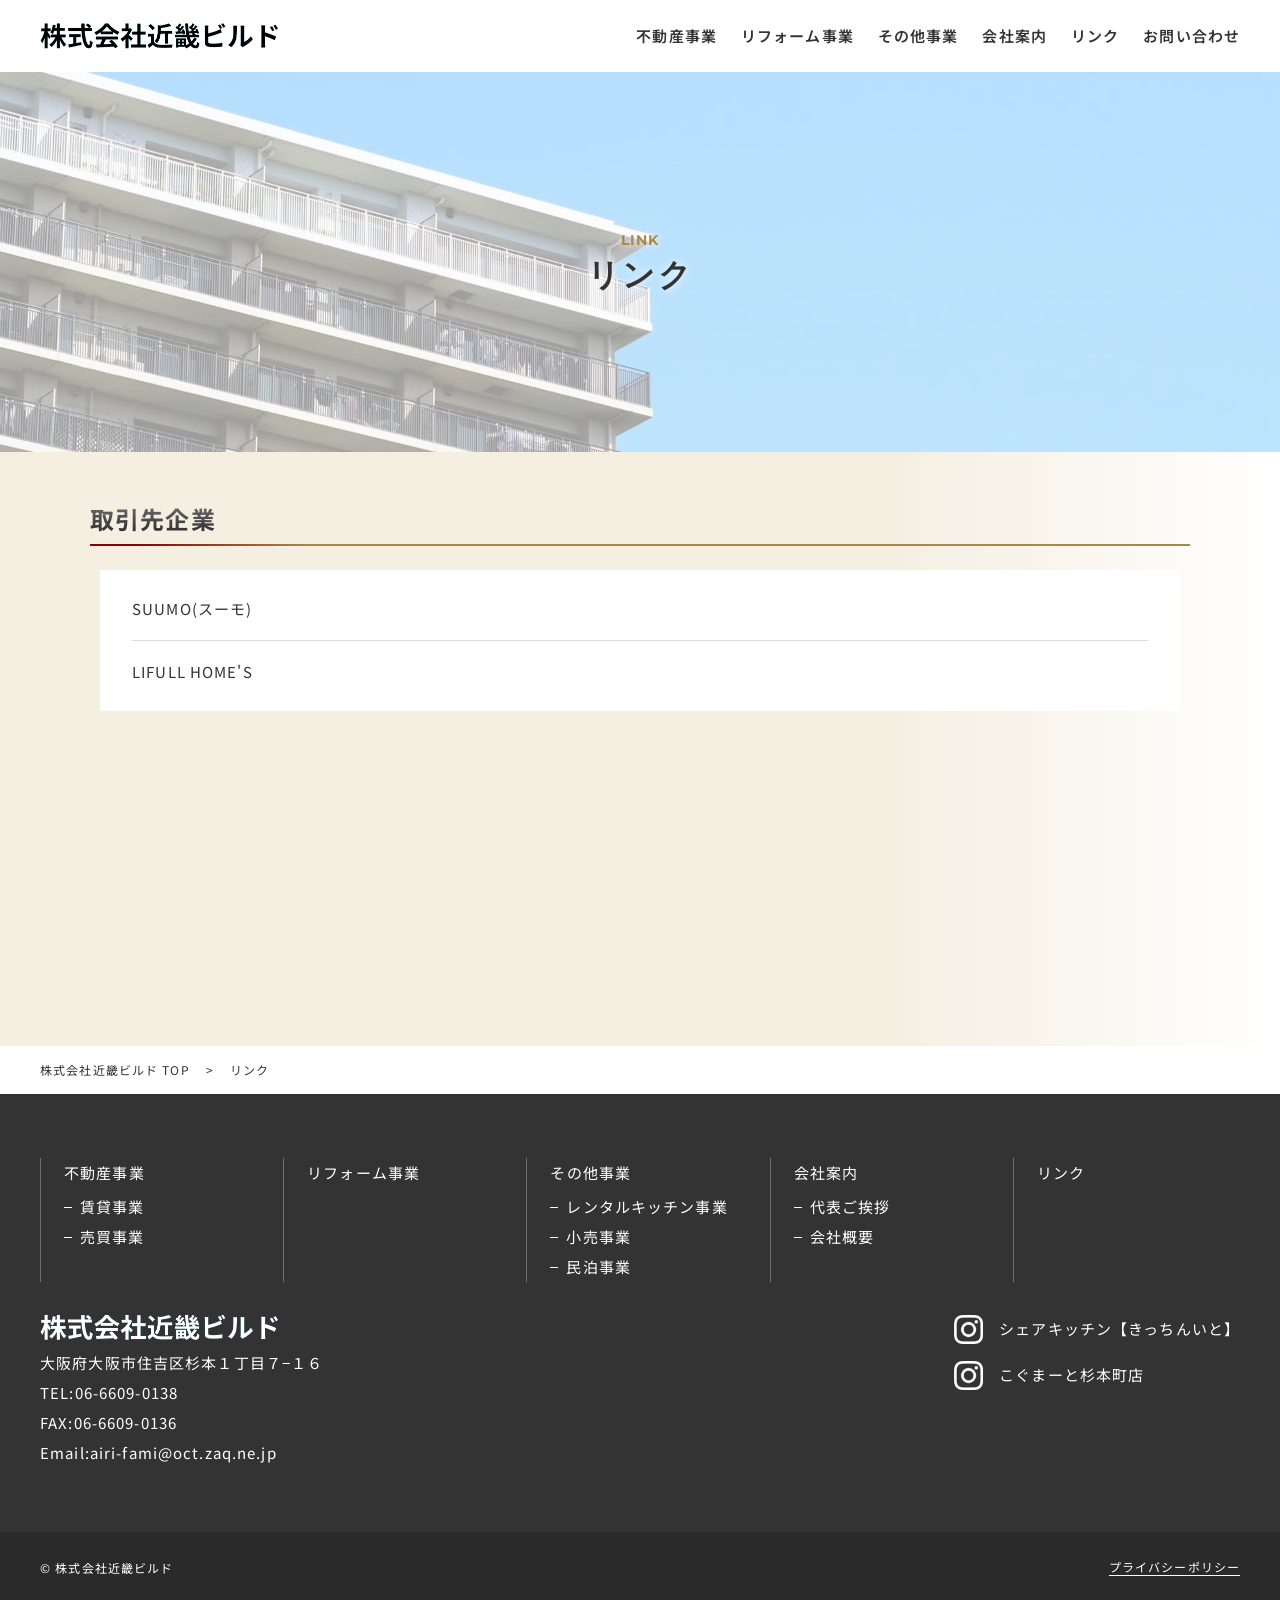
<file: link.htm>
<!DOCTYPE html>
<html lang="ja">

<head prefix="og: http://ogp.me/ns# fb: http://ogp.me/ns/fb# article: http://ogp.me/ns/article#">
  <meta charset="utf-8" />
  <meta name="viewport" content="" />
  <script>
    var metalist = document.getElementsByTagName("meta");
    var ua = navigator.userAgent;
    for (var i = 0; i < metalist.length; i++) {
      var name = metalist[i].getAttribute("name");
      if (name && name.toLowerCase() === "viewport") {
        if (
          ua.indexOf("iPhone") > 0 ||
          (ua.indexOf("Android") > 0 && ua.indexOf("Mobile") > 0)
        ) {
          metalist[i].setAttribute("content", "width=device-width");
          break;
        } else {
          metalist[i].setAttribute("content", "width=1180px");
          break;
        }
      }
    }
  </script>
  <meta http-equiv="X-UA-Compatible" content="IE=edge" />

  <title>株式会社近畿ビルド</title>

  <meta name="description" content="" />
  <meta name="keywords" content="" />
  <meta name="author" content="" />

  <meta name="robots" content="noindex" />
  <meta name="robots" content="nofollow" />
  <meta name="robots" content="noarchive" />

  <!-- SNS -->
  <meta property="og:title" content="" />
  <meta property="og:site_name" content="" />
  <meta property="og:description" content="" />
  <meta property="og:image" content="https://job-gear.jp/●/●●/●●●●●●/img/social.png" />
  <meta property="og:url" content="https://job-gear.jp/●/●●/●●●●●●/" />

  <link rel="shortcut icon" type="image/x-icon" href="https://job-gear.jp/●/●●/●●●●●●/img/favicon.ico" />
  <link rel="apple-touch-icon" href="https://job-gear.jp/●/●●/●●●●●●/img/apple-touch-icon.png" />

  <!-- fonts -->
  <link rel="preconnect" href="https://fonts.googleapis.com" />
  <link rel="preconnect" href="https://fonts.gstatic.com" crossorigin />
  <link
    href="https://fonts.googleapis.com/css2?family=Lato:wght@400;700&family=Montserrat:wght@100..900&family=Noto+Sans+JP:wght@400;500;700&display=swap"
    rel="stylesheet" />

  <!-- style -->
  <!-- 固有 -->
  <!-- 共通 -->
  <link rel="stylesheet" href="css/style.css" />
  <link rel="stylesheet" href="css/add.css" />
</head>

<body class="lower-link">

  <!-- ハンバーガーメニュー -->
  <div class="hamburger__btn -hamburger">
    <span></span>
    <span></span>
    <span></span>
  </div>
  <div class="hamburger">
    <div class="hamburger__menu">
      <div class="hamburger__menu__inner">
        <div class="hamburger__menu__nav">
          <div class="hamburger__menu__logo">
            <a href="index.html">
              <img src="img/common/logo.png" width="" alt="株式会社近畿ビルド" />
            </a>
          </div>
          <ul class="hamburger__menu__nav__list">
            <li class="hamburger__menu__nav__list__item accordion-item">
              <span class="text noLink accordion-header">不動産事業</span>
              <div class="pullDown accordion-content">
                <ul class="pullDown__list">
                  <li class="pullDown__list__item">
                    <a href="rental.htm">
                      <span class="text">賃貸事業</span>
                    </a>
                  </li>
                  <li class="pullDown__list__item">
                    <a href="selling.htm">
                      <span class="text">売買事業</span>
                    </a>
                  </li>
                </ul>
              </div>
            </li>
            <li class="hamburger__menu__nav__list__item">
              <a href="reform.htm" class="link">
                <span class="text">リフォーム事業</span>
              </a>
            </li>
            <li class="hamburger__menu__nav__list__item accordion-item">
              <span class="text noLink accordion-header">その他事業</span>
              <div class="pullDown accordion-content">
                <ul class="pullDown__list">
                  <li class="pullDown__list__item">
                    <a href="kitchen.htm">
                      <span class="text">レンタルキッチン事業</span>
                    </a>
                  </li>
                  <li class="pullDown__list__item">
                    <a href="retail.htm">
                      <span class="text">小売事業</span>
                    </a>
                  </li>
                  <li class="pullDown__list__item">
                    <a href="lodging.htm">
                      <span class="text">民泊事業</span>
                    </a>
                  </li>
                </ul>
              </div>
            </li>
            <li class="hamburger__menu__nav__list__item accordion-item">
              <span class="text noLink accordion-header">会社案内</span>
              <div class="pullDown accordion-content">
                <ul class="pullDown__list">
                  <li class="pullDown__list__item">
                    <a href="message.htm">
                      <span class="text">代表ご挨拶</span>
                    </a>
                  </li>
                  <li class="pullDown__list__item">
                    <a href="company.htm">
                      <span class="text">会社概要</span>
                    </a>
                  </li>
                </ul>
              </div>
            </li>
            <li class="hamburger__menu__nav__list__item">
              <a href="link.htm" class="link">
                <span class="text">リンク</span>
              </a>
            </li>
            <li class="hamburger__menu__nav__list__item">
              <a href="contact.htm" class="link">
                <span class="text">お問い合わせ</span>
              </a>
            </li>
          </ul>
        </div>
      </div>
    </div>
  </div>
  <!-- //ハンバーガーメニュー -->

  <div id="container">
    <!-- ヘッダー -->
    <header class="header">
      <div class="header__inner">
        <dev class="header__logo">
          <h1>
            <a href="index.html">
              <img src="img/common/logo.png" alt="株式会社近畿ビルド" />
            </a>
          </h1>
        </dev>
        <div class="header__navWrap">
          <nav class="header__nav">
            <ul class="header__nav__list">
              <li class="header__nav__list__item pullDown__trigge">
                <span class="noLink">不動産事業</span>
                <div class="pullDown">
                  <ul class="pullDown__list">
                    <li class="pullDown__list__item">
                      <a href="rental.htm">
                        <span class="text">賃貸事業</span>
                      </a>
                    </li>
                    <li class="pullDown__list__item">
                      <a href="selling.htm">
                        <span class="text">売買事業</span>
                      </a>
                    </li>
                  </ul>
                </div>
              </li>
              <li class="header__nav__list__item">
                <a href="reform.htm">
                  <span class="text">リフォーム事業</span>
                </a>
              </li>
              <li class="header__nav__list__item pullDown__trigge">
                <span class="noLink">その他事業</span>
                <div class="pullDown">
                  <ul class="pullDown__list">
                    <li class="pullDown__list__item">
                      <a href="kitchen.htm">
                        <span class="text">レンタルキッチン事業</span>
                      </a>
                    </li>
                    <li class="pullDown__list__item">
                      <a href="retail.htm">
                        <span class="text">小売事業</span>
                      </a>
                    </li>
                    <li class="pullDown__list__item">
                      <a href="lodging.htm">
                        <span class="text">民泊事業</span>
                      </a>
                    </li>
                  </ul>
                </div>
              </li>
              <li class="header__nav__list__item pullDown__trigge">
                <span class="noLink">会社案内</span>
                <div class="pullDown">
                  <ul class="pullDown__list">
                    <li class="pullDown__list__item">
                      <a href="message.htm">
                        <span class="text">代表ご挨拶</span>
                      </a>
                    </li>
                    <li class="pullDown__list__item">
                      <a href="company.htm">
                        <span class="text">会社概要</span>
                      </a>
                    </li>
                  </ul>
                </div>
              </li>
              <li class="header__nav__list__item">
                <a href="link.htm">
                  <span class="text">リンク</span>
                </a>
              </li>
              <li class="header__nav__list__item">
                <a href="contact.htm">
                  <span class="text">お問い合わせ</span>
                </a>
              </li>
            </ul>
          </nav>
        </div>
      </div>
    </header>

    <!-- ページヘッダー -->
    <div class="pageHeader">
      <div class="pageHeader__inner">
        <div class="pageHeaderImg">
          <img src="img/link/page_header_bg.jpg" alt="マンションの写真" class="ofi">
        </div>
        <div class="pageHeaderTitle">
          <span class="eng">LINK</span>
          <h2 class="ja split">リンク</h2>
        </div>
      </div>
    </div>

    <main class="l-main">

      <!-- リンク -->
      <section class="link">
        <div class="link__inner innerWrap">
          <div class="link__content">
            <h3 class="title lower-commonTitle01 anime -fadeInBottom">取引先企業</h3>
            <ul class="list">
              <li class="list__item anime -fadeInBottom">
                <a href="https://suumo.jp/" target="_blank">
                  SUUMO(スーモ)
                </a>
              </li>
              <li class="list__item anime -fadeInBottom">
                <a href="https://www.homes.co.jp/" target="_blank">
                  LIFULL HOME'S
                </a>
              </li>
            </ul>
          </div>
        </div>
      </section>
    </main>

    <!-- パンくず -->
    <div class="breadcrumb">
      <ol class="breadcrumb__list">
        <li class="breadcrumb__list__item">
          <a href="index.html"><span>株式会社近畿ビルド TOP</span></a>
        </li>
        <li class="breadcrumb__list__item">リンク</li>
      </ol>
    </div>
    <!-- フッター -->
    <footer class="footer">
      <div class="footer__inner innerWrap">
        <div class="footer__navWrap">
          <nav class="footer__nav">
            <ul class="footer__nav__list">
              <li class="footer__nav__list__item">
                <span class="text">不動産事業</span>
                <ul class="footer__child__list">
                  <li class="footer__child__list__item"><a href="rental.htm">賃貸事業</a></li>
                  <li class="footer__child__list__item"><a href="selling.htm">売買事業</a></li>
                </ul>
              </li>
              <li class="footer__nav__list__item">
                <a href="reform.htm">
                  <span class="text">リフォーム事業</span>
                </a>
              </li>
              <li class="footer__nav__list__item">
                <span class="text">その他事業</span>
                <ul class="footer__child__list">
                  <li class="footer__child__list__item"><a href="kitchen.htm">レンタルキッチン事業</a></li>
                  <li class="footer__child__list__item"><a href="retail.htm">小売事業</a></li>
                  <li class="footer__child__list__item"><a href="lodging.htm">民泊事業</a></li>
                </ul>
              </li>
              <li class="footer__nav__list__item">
                <span class="text">会社案内</span>
                <ul class="footer__child__list">
                  <li class="footer__child__list__item"><a href="message.htm">代表ご挨拶</a></li>
                  <li class="footer__child__list__item"><a href="company.htm">会社概要</a></li>
                </ul>
              </li>
              <li class="footer__nav__list__item">
                <a href="link.htm">
                  <span class="text">リンク</span>
                </a>
              </li>
            </ul>
          </nav>
          <div class="footer__info__content">
            <div class="footer__infoWrap">
              <div class="footer__logo">
                <a href="index.html"><img src="img/common/logo2.png" alt="株式会社近畿ビルド" /></a>
              </div>
              <div class="footer__info">
                <span class="address">大阪府大阪市住吉区杉本１丁目７−１６</span>
                <span class="tel"><a href="tel:06-6609-0138">TEL:06-6609-0138</a></span>
                <span class="fax">FAX:06-6609-0136</span>
                <span class="email"><a
                    href="mailto:airi-fami@oct.zaq.ne.jp?subject=お問い合わせ"></a>Email:airi-fami@oct.zaq.ne.jp</span>
              </div>
            </div>
            <div class="footer__sns">
              <span class="icon">
                <a href="https://instagram.com/kit_chen_ito?igshid=MzRlODBiNWFlZA==" target="_blank">
                  シェアキッチン【きっちんいと】
                </a>
              </span>
              <span class="icon">
                <a href="https://www.instagram.com/cogmart.sugimotocho?utm_source=ig_web_button_share_sheet&igsh=ZDNlZDc0MzIxNw=="
                  target="_blank">
                  こぐまーと杉本町店
                </a>
              </span>
            </div>
          </div>
        </div>
      </div>
      <div class="footer__bottom">
        <div class="footer__bottom__inner innerWrap">
          <div class="copyright">
            <span class="text">&copy; 株式会社近畿ビルド</span>
          </div>
          <div class="privacy">
            <a href="privacy.htm"><span class="text">プライバシーポリシー</span></a>
          </div>
        </div>
      </div>
    </footer>

    <!-- ページトップ -->
    <span class="pagetop"><a href="#container">PAGE TOP</a></span>
  </div>

  <!-- 共通スクリプト -->
  <script src="js/vendor/jquery-3.4.1.min.js"></script>
  <script src="js/script.js"></script>
  <!-- 固有スクリプト -->
</body>

</html>
</file>
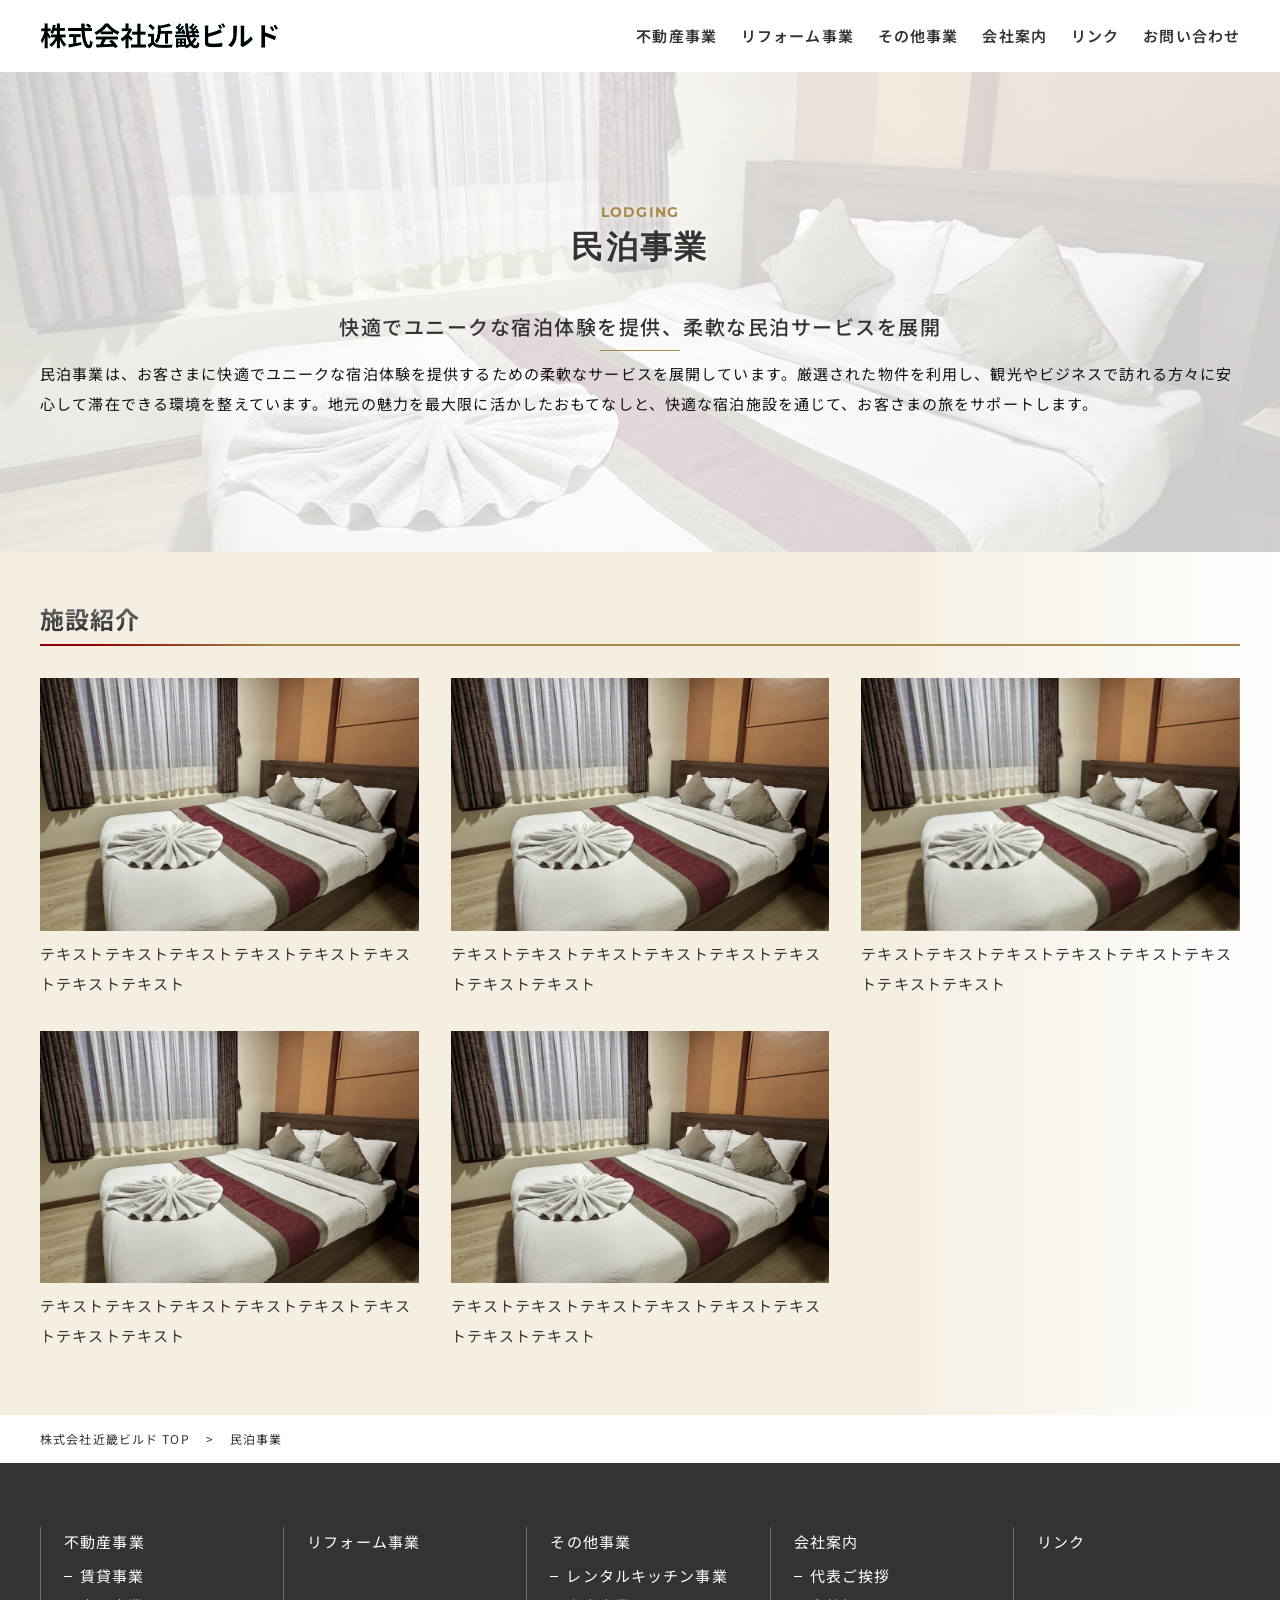
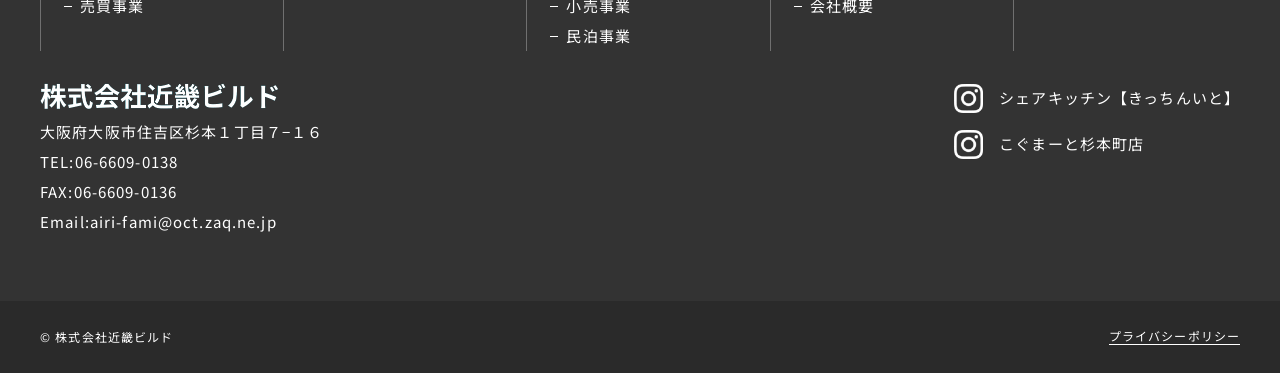
<file: lodging.htm>
<!DOCTYPE html>
<html lang="ja">

<head prefix="og: http://ogp.me/ns# fb: http://ogp.me/ns/fb# article: http://ogp.me/ns/article#">
  <meta charset="utf-8" />
  <meta name="viewport" content="" />
  <script>
    var metalist = document.getElementsByTagName("meta");
    var ua = navigator.userAgent;
    for (var i = 0; i < metalist.length; i++) {
      var name = metalist[i].getAttribute("name");
      if (name && name.toLowerCase() === "viewport") {
        if (
          ua.indexOf("iPhone") > 0 ||
          (ua.indexOf("Android") > 0 && ua.indexOf("Mobile") > 0)
        ) {
          metalist[i].setAttribute("content", "width=device-width");
          break;
        } else {
          metalist[i].setAttribute("content", "width=1180px");
          break;
        }
      }
    }
  </script>
  <meta http-equiv="X-UA-Compatible" content="IE=edge" />

  <title>株式会社近畿ビルド</title>

  <meta name="description" content="" />
  <meta name="keywords" content="" />
  <meta name="author" content="" />

  <meta name="robots" content="noindex" />
  <meta name="robots" content="nofollow" />
  <meta name="robots" content="noarchive" />

  <!-- SNS -->
  <meta property="og:title" content="" />
  <meta property="og:site_name" content="" />
  <meta property="og:description" content="" />
  <meta property="og:image" content="https://job-gear.jp/●/●●/●●●●●●/img/social.png" />
  <meta property="og:url" content="https://job-gear.jp/●/●●/●●●●●●/" />

  <link rel="shortcut icon" type="image/x-icon" href="https://job-gear.jp/●/●●/●●●●●●/img/favicon.ico" />
  <link rel="apple-touch-icon" href="https://job-gear.jp/●/●●/●●●●●●/img/apple-touch-icon.png" />

  <!-- fonts -->
  <link rel="preconnect" href="https://fonts.googleapis.com" />
  <link rel="preconnect" href="https://fonts.gstatic.com" crossorigin />
  <link
    href="https://fonts.googleapis.com/css2?family=Lato:wght@400;700&family=Montserrat:wght@100..900&family=Noto+Sans+JP:wght@400;500;700&display=swap"
    rel="stylesheet" />

  <!-- style -->
  <!-- 固有 -->
  <!-- 共通 -->
  <link rel="stylesheet" href="css/style.css" />
  <link rel="stylesheet" href="css/add.css" />
</head>

<body class="lower-lodging">

  <!-- ハンバーガーメニュー -->
  <div class="hamburger__btn -hamburger">
    <span></span>
    <span></span>
    <span></span>
  </div>
  <div class="hamburger">
    <div class="hamburger__menu">
      <div class="hamburger__menu__inner">
        <div class="hamburger__menu__nav">
          <div class="hamburger__menu__logo">
            <a href="index.html">
              <img src="img/common/logo.png" width="" alt="株式会社近畿ビルド" />
            </a>
          </div>
          <ul class="hamburger__menu__nav__list">
            <li class="hamburger__menu__nav__list__item accordion-item">
              <span class="text noLink accordion-header">不動産事業</span>
              <div class="pullDown accordion-content">
                <ul class="pullDown__list">
                  <li class="pullDown__list__item">
                    <a href="rental.htm">
                      <span class="text">賃貸事業</span>
                    </a>
                  </li>
                  <li class="pullDown__list__item">
                    <a href="selling.htm">
                      <span class="text">売買事業</span>
                    </a>
                  </li>
                </ul>
              </div>
            </li>
            <li class="hamburger__menu__nav__list__item">
              <a href="reform.htm" class="link">
                <span class="text">リフォーム事業</span>
              </a>
            </li>
            <li class="hamburger__menu__nav__list__item accordion-item">
              <span class="text noLink accordion-header">その他事業</span>
              <div class="pullDown accordion-content">
                <ul class="pullDown__list">
                  <li class="pullDown__list__item">
                    <a href="kitchen.htm">
                      <span class="text">レンタルキッチン事業</span>
                    </a>
                  </li>
                  <li class="pullDown__list__item">
                    <a href="retail.htm">
                      <span class="text">小売事業</span>
                    </a>
                  </li>
                  <li class="pullDown__list__item">
                    <a href="lodging.htm">
                      <span class="text">民泊事業</span>
                    </a>
                  </li>
                </ul>
              </div>
            </li>
            <li class="hamburger__menu__nav__list__item accordion-item">
              <span class="text noLink accordion-header">会社案内</span>
              <div class="pullDown accordion-content">
                <ul class="pullDown__list">
                  <li class="pullDown__list__item">
                    <a href="message.htm">
                      <span class="text">代表ご挨拶</span>
                    </a>
                  </li>
                  <li class="pullDown__list__item">
                    <a href="company.htm">
                      <span class="text">会社概要</span>
                    </a>
                  </li>
                </ul>
              </div>
            </li>
            <li class="hamburger__menu__nav__list__item">
              <a href="link.htm" class="link">
                <span class="text">リンク</span>
              </a>
            </li>
            <li class="hamburger__menu__nav__list__item">
              <a href="contact.htm" class="link">
                <span class="text">お問い合わせ</span>
              </a>
            </li>
          </ul>
        </div>
      </div>
    </div>
  </div>
  <!-- //ハンバーガーメニュー -->

  <div id="container">
    <!-- ヘッダー -->
    <header class="header">
      <div class="header__inner">
        <dev class="header__logo">
          <h1>
            <a href="index.html">
              <img src="img/common/logo.png" alt="株式会社近畿ビルド" />
            </a>
          </h1>
        </dev>
        <div class="header__navWrap">
          <nav class="header__nav">
            <ul class="header__nav__list">
              <li class="header__nav__list__item pullDown__trigge">
                <span class="noLink">不動産事業</span>
                <div class="pullDown">
                  <ul class="pullDown__list">
                    <li class="pullDown__list__item">
                      <a href="rental.htm">
                        <span class="text">賃貸事業</span>
                      </a>
                    </li>
                    <li class="pullDown__list__item">
                      <a href="selling.htm">
                        <span class="text">売買事業</span>
                      </a>
                    </li>
                  </ul>
                </div>
              </li>
              <li class="header__nav__list__item">
                <a href="reform.htm">
                  <span class="text">リフォーム事業</span>
                </a>
              </li>
              <li class="header__nav__list__item pullDown__trigge">
                <span class="noLink">その他事業</span>
                <div class="pullDown">
                  <ul class="pullDown__list">
                    <li class="pullDown__list__item">
                      <a href="kitchen.htm">
                        <span class="text">レンタルキッチン事業</span>
                      </a>
                    </li>
                    <li class="pullDown__list__item">
                      <a href="retail.htm">
                        <span class="text">小売事業</span>
                      </a>
                    </li>
                    <li class="pullDown__list__item">
                      <a href="lodging.htm">
                        <span class="text">民泊事業</span>
                      </a>
                    </li>
                  </ul>
                </div>
              </li>
              <li class="header__nav__list__item pullDown__trigge">
                <span class="noLink">会社案内</span>
                <div class="pullDown">
                  <ul class="pullDown__list">
                    <li class="pullDown__list__item">
                      <a href="message.htm">
                        <span class="text">代表ご挨拶</span>
                      </a>
                    </li>
                    <li class="pullDown__list__item">
                      <a href="company.htm">
                        <span class="text">会社概要</span>
                      </a>
                    </li>
                  </ul>
                </div>
              </li>
              <li class="header__nav__list__item">
                <a href="link.htm">
                  <span class="text">リンク</span>
                </a>
              </li>
              <li class="header__nav__list__item">
                <a href="contact.htm">
                  <span class="text">お問い合わせ</span>
                </a>
              </li>
            </ul>
          </nav>
        </div>
      </div>
    </header>

    <!-- ページヘッダー -->
    <!-- 事業は -business を付与してください。-->
    <div class="pageHeader -business">
      <div class="pageHeader__inner">
        <div class="pageHeader__content">
          <div class="pageHeaderImg">
            <img src="img/lodging/page_header_bg.jpg" alt="民泊の写真" class="ofi">
          </div>
          <div class="pageHeaderTitle">
            <span class="eng">LODGING</span>
            <h2 class="ja split">民泊事業</h2>
          </div>
          <div class="pageHeaderIntro">
            <h3 class="title">快適でユニークな宿泊体験を提供、柔軟な民泊サービスを展開</h3>
            <p class="lead">
              民泊事業は、お客さまに快適でユニークな宿泊体験を提供するための柔軟なサービスを展開しています。厳選された物件を利用し、観光やビジネスで訪れる方々に安心して滞在できる環境を整えています。地元の魅力を最大限に活かしたおもてなしと、快適な宿泊施設を通じて、お客さまの旅をサポートします。
            </p>
          </div>
        </div>
      </div>
    </div>

    <main class="l-main">

      <!-- コンテンツ -->
      <section class="lodging">
        <div class="lodging__inner innerWrap">
          <div class="lodging__content">
            <h3 class="title lower-commonTitle01 anime -fadeInBottom">施設紹介</h3>
            <ul class="list">
              <li class="list__item anime -fadeInBottom">
                <div class="imgArea">
                  <img src="img/lodging/page_header_bg.jpg" alt="民泊の写真" class="ofi">
                </div>
                <div class="textArea">
                  <span class="text">テキストテキストテキストテキストテキストテキストテキストテキスト</span>
                </div>
              </li>
              <li class="list__item anime -fadeInBottom">
                <div class="imgArea">
                  <img src="img/lodging/page_header_bg.jpg" alt="民泊の写真" class="ofi">
                </div>
                <div class="textArea">
                  <span class="text">テキストテキストテキストテキストテキストテキストテキストテキスト</span>
                </div>
              </li>
              <li class="list__item anime -fadeInBottom">
                <div class="imgArea">
                  <img src="img/lodging/page_header_bg.jpg" alt="民泊の写真" class="ofi">
                </div>
                <div class="textArea">
                  <span class="text">テキストテキストテキストテキストテキストテキストテキストテキスト</span>
                </div>
              </li>
              <li class="list__item anime -fadeInBottom">
                <div class="imgArea">
                  <img src="img/lodging/page_header_bg.jpg" alt="民泊の写真" class="ofi">
                </div>
                <div class="textArea">
                  <span class="text">テキストテキストテキストテキストテキストテキストテキストテキスト</span>
                </div>
              </li>
              <li class="list__item anime -fadeInBottom">
                <div class="imgArea">
                  <img src="img/lodging/page_header_bg.jpg" alt="民泊の写真" class="ofi">
                </div>
                <div class="textArea">
                  <span class="text">テキストテキストテキストテキストテキストテキストテキストテキスト</span>
                </div>
              </li>
            </ul>
          </div>
        </div>
      </section>
    </main>

    <!-- パンくず -->
    <div class="breadcrumb">
      <ol class="breadcrumb__list">
        <li class="breadcrumb__list__item">
          <a href="index.html"><span>株式会社近畿ビルド TOP</span></a>
        </li>
        <li class="breadcrumb__list__item">民泊事業</li>
      </ol>
    </div>
    <!-- フッター -->
    <footer class="footer">
      <div class="footer__inner innerWrap">
        <div class="footer__navWrap">
          <nav class="footer__nav">
            <ul class="footer__nav__list">
              <li class="footer__nav__list__item">
                <span class="text">不動産事業</span>
                <ul class="footer__child__list">
                  <li class="footer__child__list__item"><a href="rental.htm">賃貸事業</a></li>
                  <li class="footer__child__list__item"><a href="selling.htm">売買事業</a></li>
                </ul>
              </li>
              <li class="footer__nav__list__item">
                <a href="reform.htm">
                  <span class="text">リフォーム事業</span>
                </a>
              </li>
              <li class="footer__nav__list__item">
                <span class="text">その他事業</span>
                <ul class="footer__child__list">
                  <li class="footer__child__list__item"><a href="kitchen.htm">レンタルキッチン事業</a></li>
                  <li class="footer__child__list__item"><a href="retail.htm">小売事業</a></li>
                  <li class="footer__child__list__item"><a href="lodging.htm">民泊事業</a></li>
                </ul>
              </li>
              <li class="footer__nav__list__item">
                <span class="text">会社案内</span>
                <ul class="footer__child__list">
                  <li class="footer__child__list__item"><a href="message.htm">代表ご挨拶</a></li>
                  <li class="footer__child__list__item"><a href="company.htm">会社概要</a></li>
                </ul>
              </li>
              <li class="footer__nav__list__item">
                <a href="link.htm">
                  <span class="text">リンク</span>
                </a>
              </li>
            </ul>
          </nav>
          <div class="footer__info__content">
            <div class="footer__infoWrap">
              <div class="footer__logo">
                <a href="index.html"><img src="img/common/logo2.png" alt="株式会社近畿ビルド" /></a>
              </div>
              <div class="footer__info">
                <span class="address">大阪府大阪市住吉区杉本１丁目７−１６</span>
                <span class="tel"><a href="tel:06-6609-0138">TEL:06-6609-0138</a></span>
                <span class="fax">FAX:06-6609-0136</span>
                <span class="email"><a
                    href="mailto:airi-fami@oct.zaq.ne.jp?subject=お問い合わせ"></a>Email:airi-fami@oct.zaq.ne.jp</span>
              </div>
            </div>
            <div class="footer__sns">
              <span class="icon">
                <a href="https://instagram.com/kit_chen_ito?igshid=MzRlODBiNWFlZA==" target="_blank">
                  シェアキッチン【きっちんいと】
                </a>
              </span>
              <span class="icon">
                <a href="https://www.instagram.com/cogmart.sugimotocho?utm_source=ig_web_button_share_sheet&igsh=ZDNlZDc0MzIxNw=="
                  target="_blank">
                  こぐまーと杉本町店
                </a>
              </span>
            </div>
          </div>
        </div>
      </div>
      <div class="footer__bottom">
        <div class="footer__bottom__inner innerWrap">
          <div class="copyright">
            <span class="text">&copy; 株式会社近畿ビルド</span>
          </div>
          <div class="privacy">
            <a href="privacy.htm"><span class="text">プライバシーポリシー</span></a>
          </div>
        </div>
      </div>
    </footer>

    <!-- ページトップ -->
    <span class="pagetop"><a href="#container">PAGE TOP</a></span>
  </div>

  <!-- 共通スクリプト -->
  <script src="js/vendor/jquery-3.4.1.min.js"></script>
  <script src="js/script.js"></script>
  <!-- 固有スクリプト -->
</body>

</html>
</file>
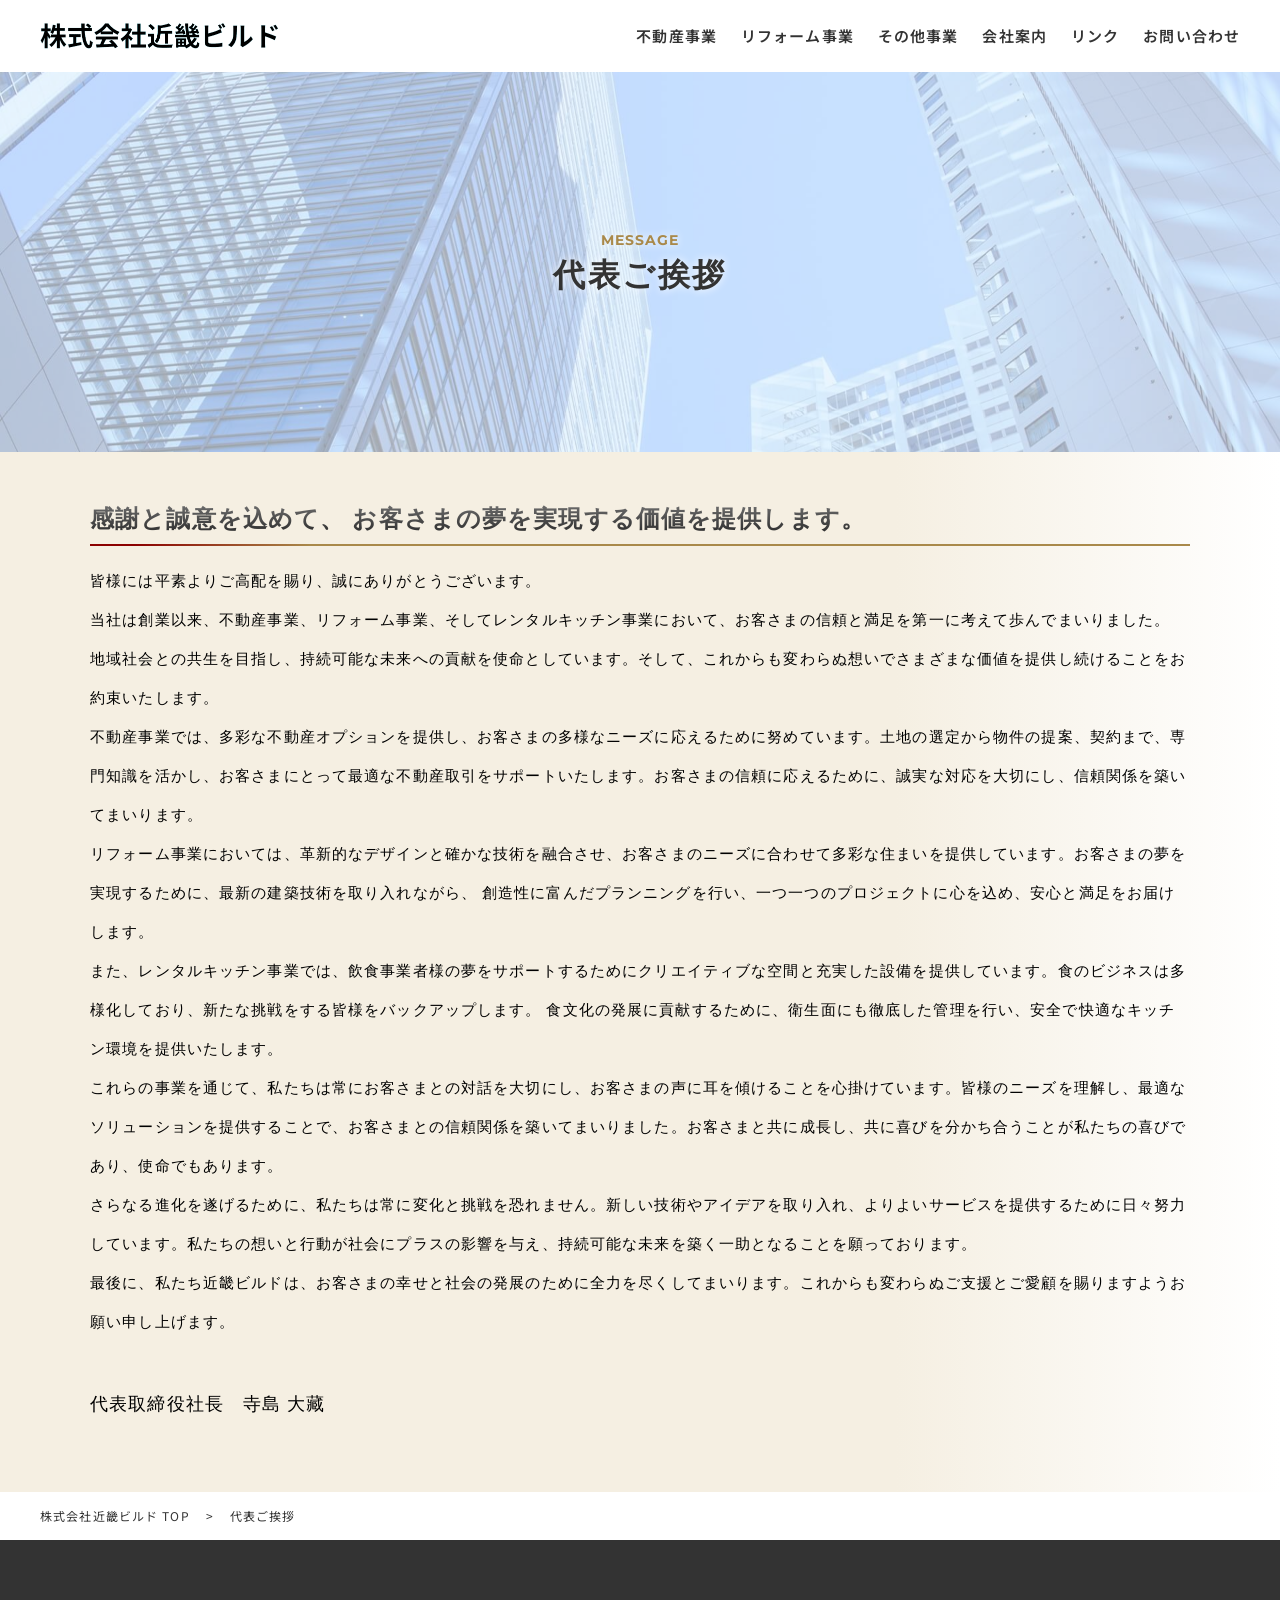
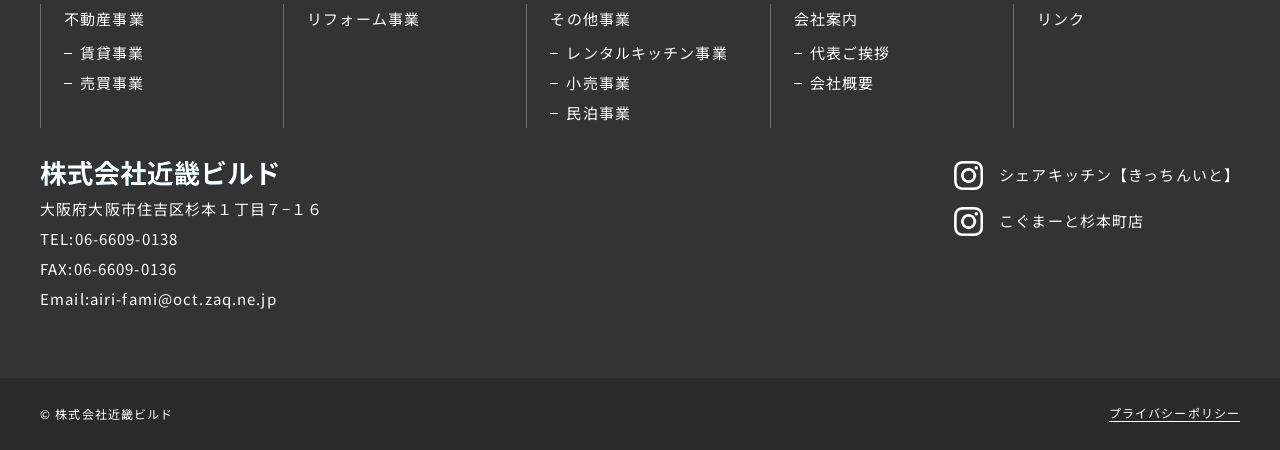
<file: message.htm>
<!DOCTYPE html>
<html lang="ja">

<head prefix="og: http://ogp.me/ns# fb: http://ogp.me/ns/fb# article: http://ogp.me/ns/article#">
  <meta charset="utf-8" />
  <meta name="viewport" content="" />
  <script>
    var metalist = document.getElementsByTagName("meta");
    var ua = navigator.userAgent;
    for (var i = 0; i < metalist.length; i++) {
      var name = metalist[i].getAttribute("name");
      if (name && name.toLowerCase() === "viewport") {
        if (
          ua.indexOf("iPhone") > 0 ||
          (ua.indexOf("Android") > 0 && ua.indexOf("Mobile") > 0)
        ) {
          metalist[i].setAttribute("content", "width=device-width");
          break;
        } else {
          metalist[i].setAttribute("content", "width=1180px");
          break;
        }
      }
    }
  </script>
  <meta http-equiv="X-UA-Compatible" content="IE=edge" />

  <title>株式会社近畿ビルド</title>

  <meta name="description" content="" />
  <meta name="keywords" content="" />
  <meta name="author" content="" />

  <meta name="robots" content="noindex" />
  <meta name="robots" content="nofollow" />
  <meta name="robots" content="noarchive" />

  <!-- SNS -->
  <meta property="og:title" content="" />
  <meta property="og:site_name" content="" />
  <meta property="og:description" content="" />
  <meta property="og:image" content="https://job-gear.jp/●/●●/●●●●●●/img/social.png" />
  <meta property="og:url" content="https://job-gear.jp/●/●●/●●●●●●/" />

  <link rel="shortcut icon" type="image/x-icon" href="https://job-gear.jp/●/●●/●●●●●●/img/favicon.ico" />
  <link rel="apple-touch-icon" href="https://job-gear.jp/●/●●/●●●●●●/img/apple-touch-icon.png" />

  <!-- fonts -->
  <link rel="preconnect" href="https://fonts.googleapis.com" />
  <link rel="preconnect" href="https://fonts.gstatic.com" crossorigin />
  <link
    href="https://fonts.googleapis.com/css2?family=Lato:wght@400;700&family=Montserrat:wght@100..900&family=Noto+Sans+JP:wght@400;500;700&display=swap"
    rel="stylesheet" />

  <!-- style -->
  <!-- 固有 -->
  <!-- 共通 -->
  <link rel="stylesheet" href="css/style.css" />
  <link rel="stylesheet" href="css/add.css" />
</head>

<body class="lower-message">

  <!-- ハンバーガーメニュー -->
  <div class="hamburger__btn -hamburger">
    <span></span>
    <span></span>
    <span></span>
  </div>
  <div class="hamburger">
    <div class="hamburger__menu">
      <div class="hamburger__menu__inner">
        <div class="hamburger__menu__nav">
          <div class="hamburger__menu__logo">
            <a href="index.html">
              <img src="img/common/logo.png" width="" alt="株式会社近畿ビルド" />
            </a>
          </div>
          <ul class="hamburger__menu__nav__list">
            <li class="hamburger__menu__nav__list__item accordion-item">
              <span class="text noLink accordion-header">不動産事業</span>
              <div class="pullDown accordion-content">
                <ul class="pullDown__list">
                  <li class="pullDown__list__item">
                    <a href="rental.htm">
                      <span class="text">賃貸事業</span>
                    </a>
                  </li>
                  <li class="pullDown__list__item">
                    <a href="selling.htm">
                      <span class="text">売買事業</span>
                    </a>
                  </li>
                </ul>
              </div>
            </li>
            <li class="hamburger__menu__nav__list__item">
              <a href="reform.htm" class="link">
                <span class="text">リフォーム事業</span>
              </a>
            </li>
            <li class="hamburger__menu__nav__list__item accordion-item">
              <span class="text noLink accordion-header">その他事業</span>
              <div class="pullDown accordion-content">
                <ul class="pullDown__list">
                  <li class="pullDown__list__item">
                    <a href="kitchen.htm">
                      <span class="text">レンタルキッチン事業</span>
                    </a>
                  </li>
                  <li class="pullDown__list__item">
                    <a href="retail.htm">
                      <span class="text">小売事業</span>
                    </a>
                  </li>
                  <li class="pullDown__list__item">
                    <a href="lodging.htm">
                      <span class="text">民泊事業</span>
                    </a>
                  </li>
                </ul>
              </div>
            </li>
            <li class="hamburger__menu__nav__list__item accordion-item">
              <span class="text noLink accordion-header">会社案内</span>
              <div class="pullDown accordion-content">
                <ul class="pullDown__list">
                  <li class="pullDown__list__item">
                    <a href="message.htm">
                      <span class="text">代表ご挨拶</span>
                    </a>
                  </li>
                  <li class="pullDown__list__item">
                    <a href="company.htm">
                      <span class="text">会社概要</span>
                    </a>
                  </li>
                </ul>
              </div>
            </li>
            <li class="hamburger__menu__nav__list__item">
              <a href="link.htm" class="link">
                <span class="text">リンク</span>
              </a>
            </li>
            <li class="hamburger__menu__nav__list__item">
              <a href="contact.htm" class="link">
                <span class="text">お問い合わせ</span>
              </a>
            </li>
          </ul>
        </div>
      </div>
    </div>
  </div>
  <!-- //ハンバーガーメニュー -->

  <div id="container">
    <!-- ヘッダー -->
    <header class="header">
      <div class="header__inner">
        <dev class="header__logo">
          <h1>
            <a href="index.html">
              <img src="img/common/logo.png" alt="株式会社近畿ビルド" />
            </a>
          </h1>
        </dev>
        <div class="header__navWrap">
          <nav class="header__nav">
            <ul class="header__nav__list">
              <li class="header__nav__list__item pullDown__trigge">
                <span class="noLink">不動産事業</span>
                <div class="pullDown">
                  <ul class="pullDown__list">
                    <li class="pullDown__list__item">
                      <a href="rental.htm">
                        <span class="text">賃貸事業</span>
                      </a>
                    </li>
                    <li class="pullDown__list__item">
                      <a href="selling.htm">
                        <span class="text">売買事業</span>
                      </a>
                    </li>
                  </ul>
                </div>
              </li>
              <li class="header__nav__list__item">
                <a href="reform.htm">
                  <span class="text">リフォーム事業</span>
                </a>
              </li>
              <li class="header__nav__list__item pullDown__trigge">
                <span class="noLink">その他事業</span>
                <div class="pullDown">
                  <ul class="pullDown__list">
                    <li class="pullDown__list__item">
                      <a href="kitchen.htm">
                        <span class="text">レンタルキッチン事業</span>
                      </a>
                    </li>
                    <li class="pullDown__list__item">
                      <a href="retail.htm">
                        <span class="text">小売事業</span>
                      </a>
                    </li>
                    <li class="pullDown__list__item">
                      <a href="lodging.htm">
                        <span class="text">民泊事業</span>
                      </a>
                    </li>
                  </ul>
                </div>
              </li>
              <li class="header__nav__list__item pullDown__trigge">
                <span class="noLink">会社案内</span>
                <div class="pullDown">
                  <ul class="pullDown__list">
                    <li class="pullDown__list__item">
                      <a href="message.htm">
                        <span class="text">代表ご挨拶</span>
                      </a>
                    </li>
                    <li class="pullDown__list__item">
                      <a href="company.htm">
                        <span class="text">会社概要</span>
                      </a>
                    </li>
                  </ul>
                </div>
              </li>
              <li class="header__nav__list__item">
                <a href="link.htm">
                  <span class="text">リンク</span>
                </a>
              </li>
              <li class="header__nav__list__item">
                <a href="contact.htm">
                  <span class="text">お問い合わせ</span>
                </a>
              </li>
            </ul>
          </nav>
        </div>
      </div>
    </header>

    <!-- ページヘッダー -->
    <div class="pageHeader">
      <div class="pageHeader__inner">
        <div class="pageHeaderImg">
          <img src="img/message/page_header_bg.jpg" alt="事務所の写真" class="ofi">
        </div>
        <div class="pageHeaderTitle">
          <span class="eng">MESSAGE</span>
          <h2 class="ja split">代表ご挨拶</h2>
        </div>
      </div>
    </div>

    <main class="l-main">

      <!-- コンテンツ -->
      <section class="message">
        <div class="message__inner innerWrap">
          <div class="message__content">
            <h3 class="title lower-commonTitle01 anime -fadeInBottom">感謝と誠意を込めて、
              お客さまの夢を実現する価値を提供します。</h3>
            <p class="message__body anime -fadeInBottom">
              皆様には平素よりご高配を賜り、誠にありがとうございます。<br>
              当社は創業以来、不動産事業、リフォーム事業、そしてレンタルキッチン事業において、お客さまの信頼と満足を第一に考えて歩んでまいりました。<br>
              地域社会との共生を目指し、持続可能な未来への貢献を使命としています。そして、これからも変わらぬ想いでさまざまな価値を提供し続けることをお約束いたします。<br>
              不動産事業では、多彩な不動産オプションを提供し、お客さまの多様なニーズに応えるために努めています。土地の選定から物件の提案、契約まで、専門知識を活かし、お客さまにとって最適な不動産取引をサポートいたします。お客さまの信頼に応えるために、誠実な対応を大切にし、信頼関係を築いてまいります。<br>
              リフォーム事業においては、革新的なデザインと確かな技術を融合させ、お客さまのニーズに合わせて多彩な住まいを提供しています。お客さまの夢を実現するために、最新の建築技術を取り入れながら、
              創造性に富んだプランニングを行い、一つ一つのプロジェクトに心を込め、安心と満足をお届けします。<br>
              また、レンタルキッチン事業では、飲食事業者様の夢をサポートするためにクリエイティブな空間と充実した設備を提供しています。食のビジネスは多様化しており、新たな挑戦をする皆様をバックアップします。
              食文化の発展に貢献するために、衛生面にも徹底した管理を行い、安全で快適なキッチン環境を提供いたします。<br>
              これらの事業を通じて、私たちは常にお客さまとの対話を大切にし、お客さまの声に耳を傾けることを心掛けています。皆様のニーズを理解し、最適なソリューションを提供することで、お客さまとの信頼関係を築いてまいりました。お客さまと共に成長し、共に喜びを分かち合うことが私たちの喜びであり、使命でもあります。<br>
              さらなる進化を遂げるために、私たちは常に変化と挑戦を恐れません。新しい技術やアイデアを取り入れ、よりよいサービスを提供するために日々努力しています。私たちの想いと行動が社会にプラスの影響を与え、持続可能な未来を築く一助となることを願っております。<br>
              最後に、私たち近畿ビルドは、お客さまの幸せと社会の発展のために全力を尽くしてまいります。これからも変わらぬご支援とご愛顧を賜りますようお願い申し上げます。<br>
              <br>
              <span class="name">代表取締役社長&emsp;寺島&nbsp;大藏</span>
            </p>
          </div>
        </div>
      </section>
    </main>

    <!-- パンくず -->
    <div class="breadcrumb">
      <ol class="breadcrumb__list">
        <li class="breadcrumb__list__item">
          <a href="index.html"><span>株式会社近畿ビルド TOP</span></a>
        </li>
        <li class="breadcrumb__list__item">代表ご挨拶</li>
      </ol>
    </div>
    <!-- フッター -->
    <footer class="footer">
      <div class="footer__inner innerWrap">
        <div class="footer__navWrap">
          <nav class="footer__nav">
            <ul class="footer__nav__list">
              <li class="footer__nav__list__item">
                <span class="text">不動産事業</span>
                <ul class="footer__child__list">
                  <li class="footer__child__list__item"><a href="rental.htm">賃貸事業</a></li>
                  <li class="footer__child__list__item"><a href="selling.htm">売買事業</a></li>
                </ul>
              </li>
              <li class="footer__nav__list__item">
                <a href="reform.htm">
                  <span class="text">リフォーム事業</span>
                </a>
              </li>
              <li class="footer__nav__list__item">
                <span class="text">その他事業</span>
                <ul class="footer__child__list">
                  <li class="footer__child__list__item"><a href="kitchen.htm">レンタルキッチン事業</a></li>
                  <li class="footer__child__list__item"><a href="retail.htm">小売事業</a></li>
                  <li class="footer__child__list__item"><a href="lodging.htm">民泊事業</a></li>
                </ul>
              </li>
              <li class="footer__nav__list__item">
                <span class="text">会社案内</span>
                <ul class="footer__child__list">
                  <li class="footer__child__list__item"><a href="message.htm">代表ご挨拶</a></li>
                  <li class="footer__child__list__item"><a href="company.htm">会社概要</a></li>
                </ul>
              </li>
              <li class="footer__nav__list__item">
                <a href="link.htm">
                  <span class="text">リンク</span>
                </a>
              </li>
            </ul>
          </nav>
          <div class="footer__info__content">
            <div class="footer__infoWrap">
              <div class="footer__logo">
                <a href="index.html"><img src="img/common/logo2.png" alt="株式会社近畿ビルド" /></a>
              </div>
              <div class="footer__info">
                <span class="address">大阪府大阪市住吉区杉本１丁目７−１６</span>
                <span class="tel"><a href="tel:06-6609-0138">TEL:06-6609-0138</a></span>
                <span class="fax">FAX:06-6609-0136</span>
                <span class="email"><a
                    href="mailto:airi-fami@oct.zaq.ne.jp?subject=お問い合わせ"></a>Email:airi-fami@oct.zaq.ne.jp</span>
              </div>
            </div>
            <div class="footer__sns">
              <span class="icon">
                <a href="https://instagram.com/kit_chen_ito?igshid=MzRlODBiNWFlZA==" target="_blank">
                  シェアキッチン【きっちんいと】
                </a>
              </span>
              <span class="icon">
                <a href="https://www.instagram.com/cogmart.sugimotocho?utm_source=ig_web_button_share_sheet&igsh=ZDNlZDc0MzIxNw=="
                  target="_blank">
                  こぐまーと杉本町店
                </a>
              </span>
            </div>
          </div>
        </div>
      </div>
      <div class="footer__bottom">
        <div class="footer__bottom__inner innerWrap">
          <div class="copyright">
            <span class="text">&copy; 株式会社近畿ビルド</span>
          </div>
          <div class="privacy">
            <a href="privacy.htm"><span class="text">プライバシーポリシー</span></a>
          </div>
        </div>
      </div>
    </footer>

    <!-- ページトップ -->
    <span class="pagetop"><a href="#container">PAGE TOP</a></span>
  </div>

  <!-- 共通スクリプト -->
  <script src="js/vendor/jquery-3.4.1.min.js"></script>
  <script src="js/script.js"></script>
  <!-- 固有スクリプト -->
</body>

</html>
</file>
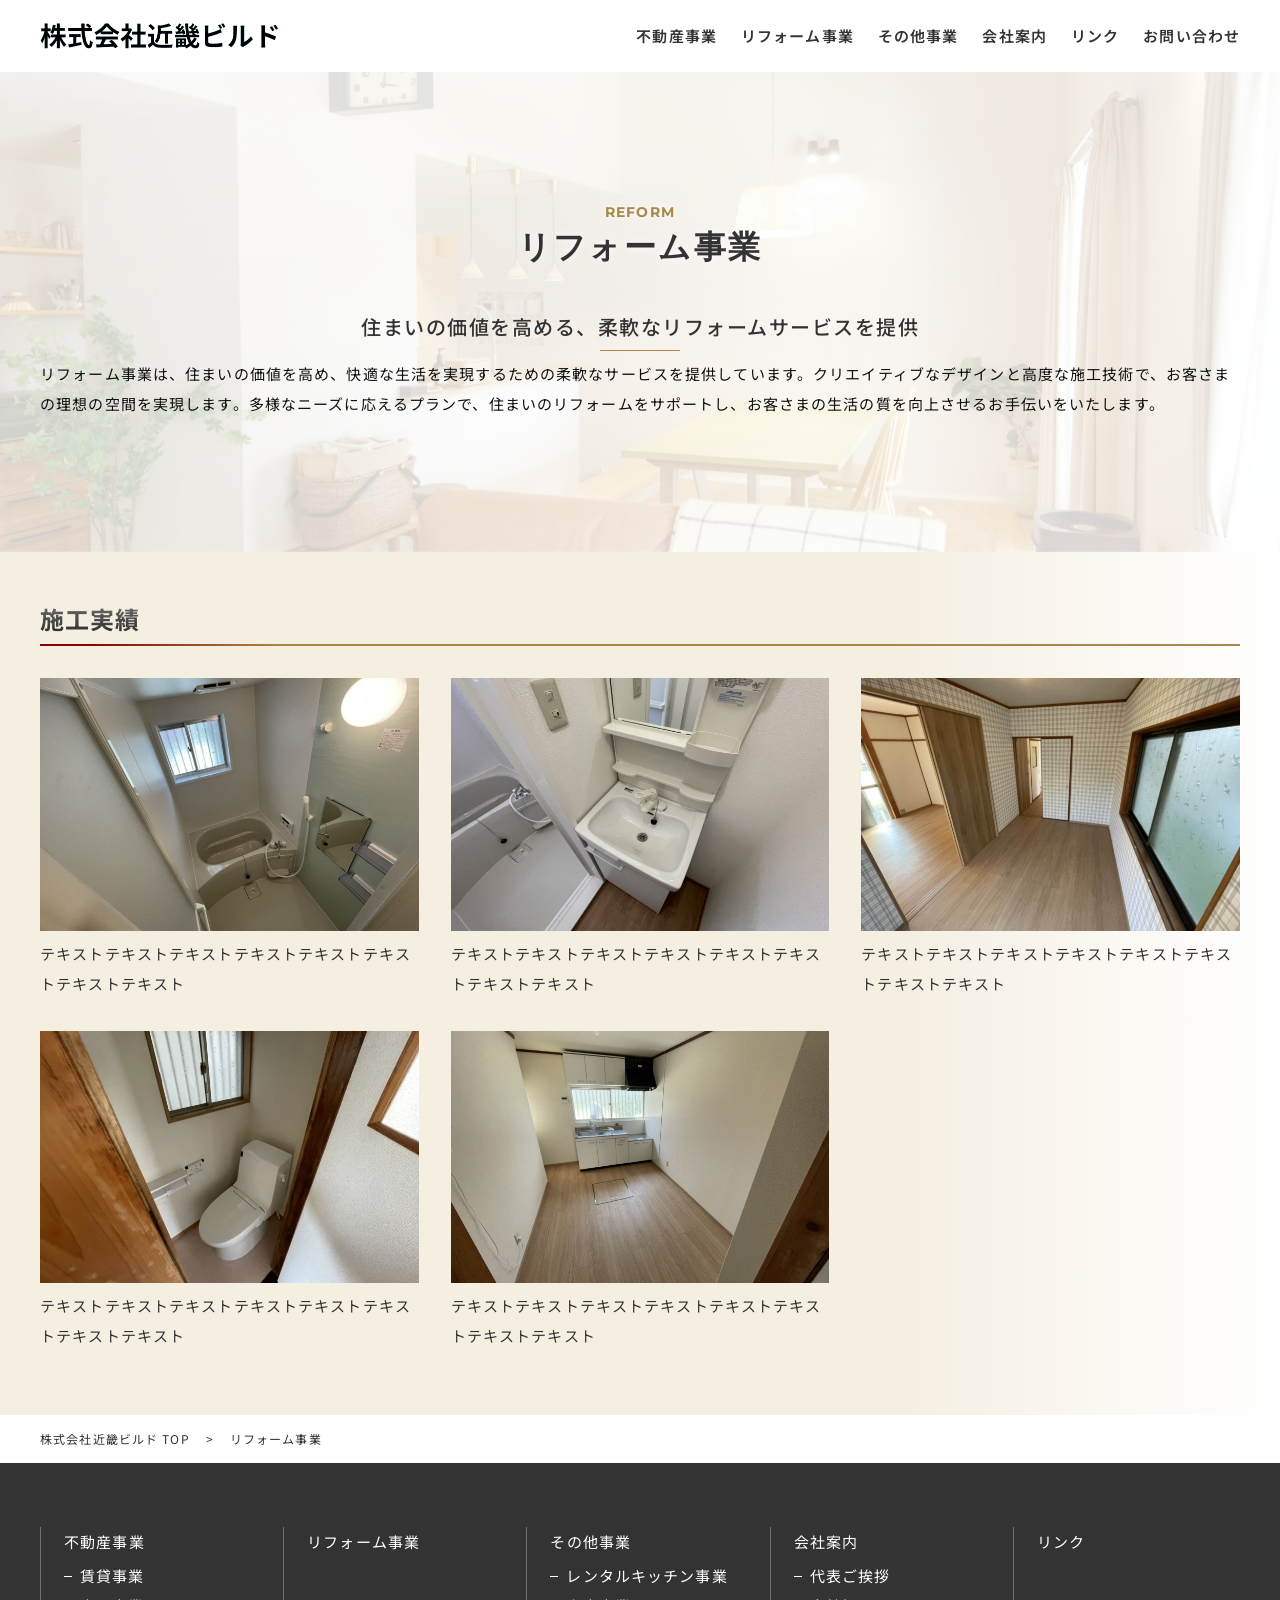
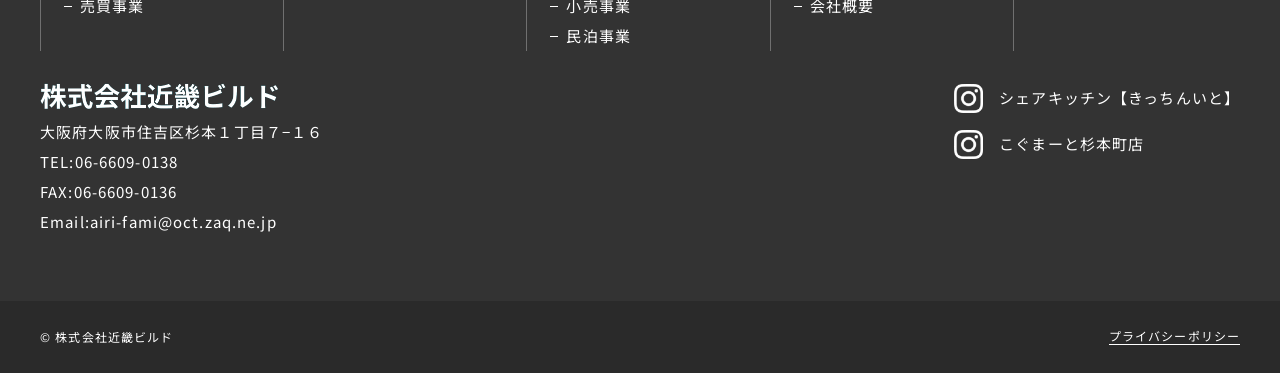
<file: reform.htm>
<!DOCTYPE html>
<html lang="ja">

<head prefix="og: http://ogp.me/ns# fb: http://ogp.me/ns/fb# article: http://ogp.me/ns/article#">
  <meta charset="utf-8" />
  <meta name="viewport" content="" />
  <script>
    var metalist = document.getElementsByTagName("meta");
    var ua = navigator.userAgent;
    for (var i = 0; i < metalist.length; i++) {
      var name = metalist[i].getAttribute("name");
      if (name && name.toLowerCase() === "viewport") {
        if (
          ua.indexOf("iPhone") > 0 ||
          (ua.indexOf("Android") > 0 && ua.indexOf("Mobile") > 0)
        ) {
          metalist[i].setAttribute("content", "width=device-width");
          break;
        } else {
          metalist[i].setAttribute("content", "width=1180px");
          break;
        }
      }
    }
  </script>
  <meta http-equiv="X-UA-Compatible" content="IE=edge" />

  <title>株式会社近畿ビルド</title>

  <meta name="description" content="" />
  <meta name="keywords" content="" />
  <meta name="author" content="" />

  <meta name="robots" content="noindex" />
  <meta name="robots" content="nofollow" />
  <meta name="robots" content="noarchive" />

  <!-- SNS -->
  <meta property="og:title" content="" />
  <meta property="og:site_name" content="" />
  <meta property="og:description" content="" />
  <meta property="og:image" content="https://job-gear.jp/●/●●/●●●●●●/img/social.png" />
  <meta property="og:url" content="https://job-gear.jp/●/●●/●●●●●●/" />

  <link rel="shortcut icon" type="image/x-icon" href="https://job-gear.jp/●/●●/●●●●●●/img/favicon.ico" />
  <link rel="apple-touch-icon" href="https://job-gear.jp/●/●●/●●●●●●/img/apple-touch-icon.png" />

  <!-- fonts -->
  <link rel="preconnect" href="https://fonts.googleapis.com" />
  <link rel="preconnect" href="https://fonts.gstatic.com" crossorigin />
  <link
    href="https://fonts.googleapis.com/css2?family=Lato:wght@400;700&family=Montserrat:wght@100..900&family=Noto+Sans+JP:wght@400;500;700&display=swap"
    rel="stylesheet" />

  <!-- style -->
  <!-- 固有 -->
  <!-- 共通 -->
  <link rel="stylesheet" href="css/style.css" />
  <link rel="stylesheet" href="css/add.css" />
</head>

<body class="lower-reform">

    <!-- ハンバーガーメニュー -->
  <div class="hamburger__btn -hamburger">
    <span></span>
    <span></span>
    <span></span>
  </div>
  <div class="hamburger">
    <div class="hamburger__menu">
      <div class="hamburger__menu__inner">
        <div class="hamburger__menu__nav">
          <div class="hamburger__menu__logo">
            <a href="index.html">
              <img src="img/common/logo.png" width="" alt="株式会社近畿ビルド" />
            </a>
          </div>
          <ul class="hamburger__menu__nav__list">
            <li class="hamburger__menu__nav__list__item accordion-item">
                <span class="text noLink accordion-header">不動産事業</span>
                <div class="pullDown accordion-content">
                  <ul class="pullDown__list">
                    <li class="pullDown__list__item">
                      <a href="rental.htm">
                        <span class="text">賃貸事業</span>
                      </a>
                    </li>
                    <li class="pullDown__list__item">
                      <a href="selling.htm">
                        <span class="text">売買事業</span>
                      </a>
                    </li>
                  </ul>
                </div>
            </li>
            <li class="hamburger__menu__nav__list__item">
              <a href="reform.htm" class="link">
                <span class="text">リフォーム事業</span>
              </a>
            </li>
            <li class="hamburger__menu__nav__list__item accordion-item">
                <span class="text noLink accordion-header">その他事業</span>
                <div class="pullDown accordion-content">
                  <ul class="pullDown__list">
                    <li class="pullDown__list__item">
                      <a href="kitchen.htm">
                        <span class="text">レンタルキッチン事業</span>
                      </a>
                    </li>
                    <li class="pullDown__list__item">
                      <a href="retail.htm">
                        <span class="text">小売事業</span>
                      </a>
                    </li>
                    <li class="pullDown__list__item">
                      <a href="lodging.htm">
                        <span class="text">民泊事業</span>
                      </a>
                    </li>
                  </ul>
                </div>
            </li>
            <li class="hamburger__menu__nav__list__item accordion-item">
                <span class="text noLink accordion-header">会社案内</span>
                <div class="pullDown accordion-content">
                  <ul class="pullDown__list">
                    <li class="pullDown__list__item">
                      <a href="message.htm">
                        <span class="text">代表ご挨拶</span>
                      </a>
                    </li>
                    <li class="pullDown__list__item">
                      <a href="company.htm">
                        <span class="text">会社概要</span>
                      </a>
                    </li>
                  </ul>
                </div>
            </li>
            <li class="hamburger__menu__nav__list__item">
              <a href="link.htm" class="link">
                <span class="text">リンク</span>
              </a>
            </li>
            <li class="hamburger__menu__nav__list__item">
              <a href="contact.htm" class="link">
                <span class="text">お問い合わせ</span>
              </a>
            </li>
          </ul>
        </div>
      </div>
    </div>
  </div>
  <!-- //ハンバーガーメニュー -->

  <div id="container">
    <!-- ヘッダー -->
    <header class="header">
      <div class="header__inner">
        <dev class="header__logo">
          <h1>
            <a href="index.html">
              <img src="img/common/logo.png" alt="株式会社近畿ビルド" />
            </a>
          </h1>
        </dev>
        <div class="header__navWrap">
          <nav class="header__nav">
            <ul class="header__nav__list">
              <li class="header__nav__list__item pullDown__trigge">
                <span class="noLink">不動産事業</span>
                <div class="pullDown">
                  <ul class="pullDown__list">
                    <li class="pullDown__list__item">
                      <a href="rental.htm">
                        <span class="text">賃貸事業</span>
                      </a>
                    </li>
                    <li class="pullDown__list__item">
                      <a href="selling.htm">
                        <span class="text">売買事業</span>
                      </a>
                    </li>
                  </ul>
                </div>
              </li>
              <li class="header__nav__list__item">
                <a href="reform.htm">
                  <span class="text">リフォーム事業</span>
                </a>
              </li>
              <li class="header__nav__list__item pullDown__trigge">
                <span class="noLink">その他事業</span>
                <div class="pullDown">
                  <ul class="pullDown__list">
                    <li class="pullDown__list__item">
                      <a href="kitchen.htm">
                        <span class="text">レンタルキッチン事業</span>
                      </a>
                    </li>
                    <li class="pullDown__list__item">
                      <a href="retail.htm">
                        <span class="text">小売事業</span>
                      </a>
                    </li>
                    <li class="pullDown__list__item">
                      <a href="lodging.htm">
                        <span class="text">民泊事業</span>
                      </a>
                    </li>
                  </ul>
                </div>
              </li>
              <li class="header__nav__list__item pullDown__trigge">
                <span class="noLink">会社案内</span>
                <div class="pullDown">
                  <ul class="pullDown__list">
                    <li class="pullDown__list__item">
                      <a href="message.htm">
                        <span class="text">代表ご挨拶</span>
                      </a>
                    </li>
                    <li class="pullDown__list__item">
                      <a href="company.htm">
                        <span class="text">会社概要</span>
                      </a>
                    </li>
                  </ul>
                </div>
              </li>
              <li class="header__nav__list__item">
                <a href="link.htm">
                  <span class="text">リンク</span>
                </a>
              </li>
              <li class="header__nav__list__item">
                <a href="contact.htm">
                  <span class="text">お問い合わせ</span>
                </a>
              </li>
            </ul>
          </nav>
        </div>
      </div>
    </header>

    <!-- ページヘッダー -->
    <!-- 事業は -business を付与してください。-->
    <div class="pageHeader -business">
      <div class="pageHeader__inner">
        <div class="pageHeader__content">
          <div class="pageHeaderImg">
            <img src="img/reform/page_header_bg.jpg" alt="キッチンの写真" class="ofi">
          </div>
          <div class="pageHeaderTitle">
            <span class="eng">REFORM</span>
            <h2 class="ja split">リフォーム事業</h2>
          </div>
          <div class="pageHeaderIntro">
            <h3 class="title">住まいの価値を高める、柔軟なリフォームサービスを提供</h3>
            <p class="lead">
              リフォーム事業は、住まいの価値を高め、快適な生活を実現するための柔軟なサービスを提供しています。クリエイティブなデザインと高度な施工技術で、お客さまの理想の空間を実現します。多様なニーズに応えるプランで、住まいのリフォームをサポートし、お客さまの生活の質を向上させるお手伝いをいたします。
            </p>
          </div>
        </div>
      </div>
    </div>

    <main class="l-main">

      <!-- リフォーム事業 -->
      <section class="reform">
        <div class="reform__inner innerWrap">
          <div class="reform__content">
            <h3 class="title lower-commonTitle01 anime -fadeInBottom">施工実績</h3>
            <ul class="list">
              <li class="list__item anime -fadeInBottom">
                <div class="imgArea">
                  <img src="img/reform/reform_pic01.jpg" alt="リフォームの写真" class="ofi">
                </div>
                <div class="textArea">
                  <span class="text">テキストテキストテキストテキストテキストテキストテキストテキスト</span>
                </div>
              </li>
              <li class="list__item anime -fadeInBottom">
                <div class="imgArea">
                  <img src="img/reform/reform_pic02.jpg" alt="リフォームの写真" class="ofi">
                </div>
                <div class="textArea">
                  <span class="text">テキストテキストテキストテキストテキストテキストテキストテキスト</span>
                </div>
              </li>
              <li class="list__item anime -fadeInBottom">
                <div class="imgArea">
                  <img src="img/reform/reform_pic03.jpg" alt="リフォームの写真" class="ofi">
                </div>
                <div class="textArea">
                  <span class="text">テキストテキストテキストテキストテキストテキストテキストテキスト</span>
                </div>
              </li>
              <li class="list__item anime -fadeInBottom">
                <div class="imgArea">
                  <img src="img/reform/reform_pic04.jpg" alt="リフォームの写真" class="ofi">
                </div>
                <div class="textArea">
                  <span class="text">テキストテキストテキストテキストテキストテキストテキストテキスト</span>
                </div>
              </li>
              <li class="list__item anime -fadeInBottom">
                <div class="imgArea">
                  <img src="img/reform/reform_pic05.jpg" alt="リフォームの写真" class="ofi">
                </div>
                <div class="textArea">
                  <span class="text">テキストテキストテキストテキストテキストテキストテキストテキスト</span>
                </div>
              </li>
            </ul>
          </div>
        </div>
      </section>
    </main>

    <!-- パンくず -->
    <div class="breadcrumb">
      <ol class="breadcrumb__list">
        <li class="breadcrumb__list__item">
          <a href="index.html"><span>株式会社近畿ビルド TOP</span></a>
        </li>
        <li class="breadcrumb__list__item">リフォーム事業</li>
      </ol>
    </div>
    <!-- フッター -->
    <footer class="footer">
      <div class="footer__inner innerWrap">
        <div class="footer__navWrap">
          <nav class="footer__nav">
            <ul class="footer__nav__list">
              <li class="footer__nav__list__item">
                <span class="text">不動産事業</span>
                <ul class="footer__child__list">
                  <li class="footer__child__list__item"><a href="rental.htm">賃貸事業</a></li>
                  <li class="footer__child__list__item"><a href="selling.htm">売買事業</a></li>
                </ul>
              </li>
              <li class="footer__nav__list__item">
                <a href="reform.htm">
                  <span class="text">リフォーム事業</span>
                </a>
              </li>
              <li class="footer__nav__list__item">
                <span class="text">その他事業</span>
                <ul class="footer__child__list">
                  <li class="footer__child__list__item"><a href="kitchen.htm">レンタルキッチン事業</a></li>
                  <li class="footer__child__list__item"><a href="retail.htm">小売事業</a></li>
                  <li class="footer__child__list__item"><a href="lodging.htm">民泊事業</a></li>
                </ul>
              </li>
              <li class="footer__nav__list__item">
                <span class="text">会社案内</span>
                <ul class="footer__child__list">
                  <li class="footer__child__list__item"><a href="message.htm">代表ご挨拶</a></li>
                  <li class="footer__child__list__item"><a href="company.htm">会社概要</a></li>
                </ul>
              </li>
              <li class="footer__nav__list__item">
                <a href="link.htm">
                  <span class="text">リンク</span>
                </a>
              </li>
            </ul>
          </nav>
          <div class="footer__info__content">
            <div class="footer__infoWrap">
              <div class="footer__logo">
                <a href="index.html"><img src="img/common/logo2.png" alt="株式会社近畿ビルド" /></a>
              </div>
              <div class="footer__info">
                <span class="address">大阪府大阪市住吉区杉本１丁目７−１６</span>
                <span class="tel"><a href="tel:06-6609-0138">TEL:06-6609-0138</a></span>
                <span class="fax">FAX:06-6609-0136</span>
                <span class="email"><a
                    href="mailto:airi-fami@oct.zaq.ne.jp?subject=お問い合わせ"></a>Email:airi-fami@oct.zaq.ne.jp</span>
              </div>
            </div>
            <div class="footer__sns">
              <span class="icon">
                <a href="https://instagram.com/kit_chen_ito?igshid=MzRlODBiNWFlZA==" target="_blank">
                  シェアキッチン【きっちんいと】
                </a>
              </span>
              <span class="icon">
                <a href="https://www.instagram.com/cogmart.sugimotocho?utm_source=ig_web_button_share_sheet&igsh=ZDNlZDc0MzIxNw=="
                  target="_blank">
                  こぐまーと杉本町店
                </a>
              </span>
            </div>
          </div>
        </div>
      </div>
      <div class="footer__bottom">
        <div class="footer__bottom__inner innerWrap">
          <div class="copyright">
            <span class="text">&copy; 株式会社近畿ビルド</span>
          </div>
          <div class="privacy">
            <a href="privacy.htm"><span class="text">プライバシーポリシー</span></a>
          </div>
        </div>
      </div>
    </footer>

    <!-- ページトップ -->
    <span class="pagetop"><a href="#container">PAGE TOP</a></span>
  </div>

  <!-- 共通スクリプト -->
  <script src="js/vendor/jquery-3.4.1.min.js"></script>
  <script src="js/script.js"></script>
  <!-- 固有スクリプト -->
</body>

</html>
</file>
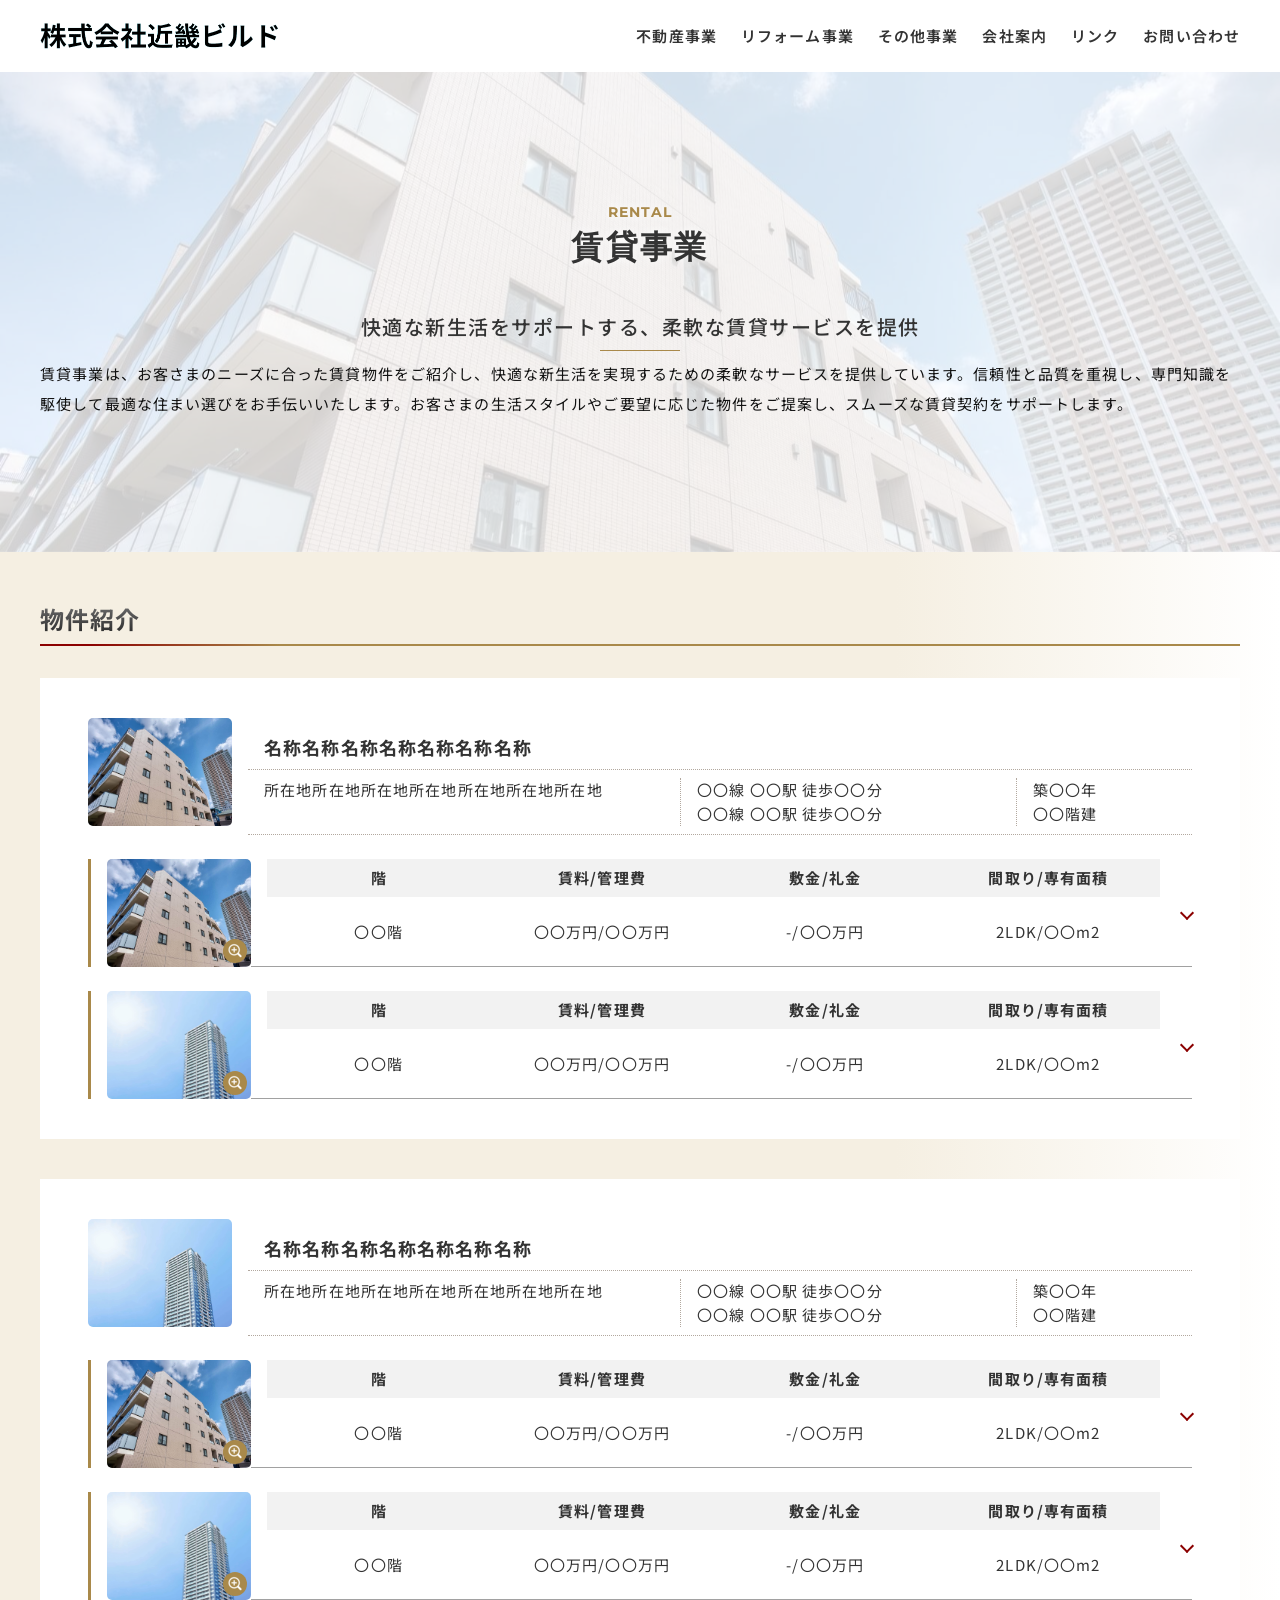
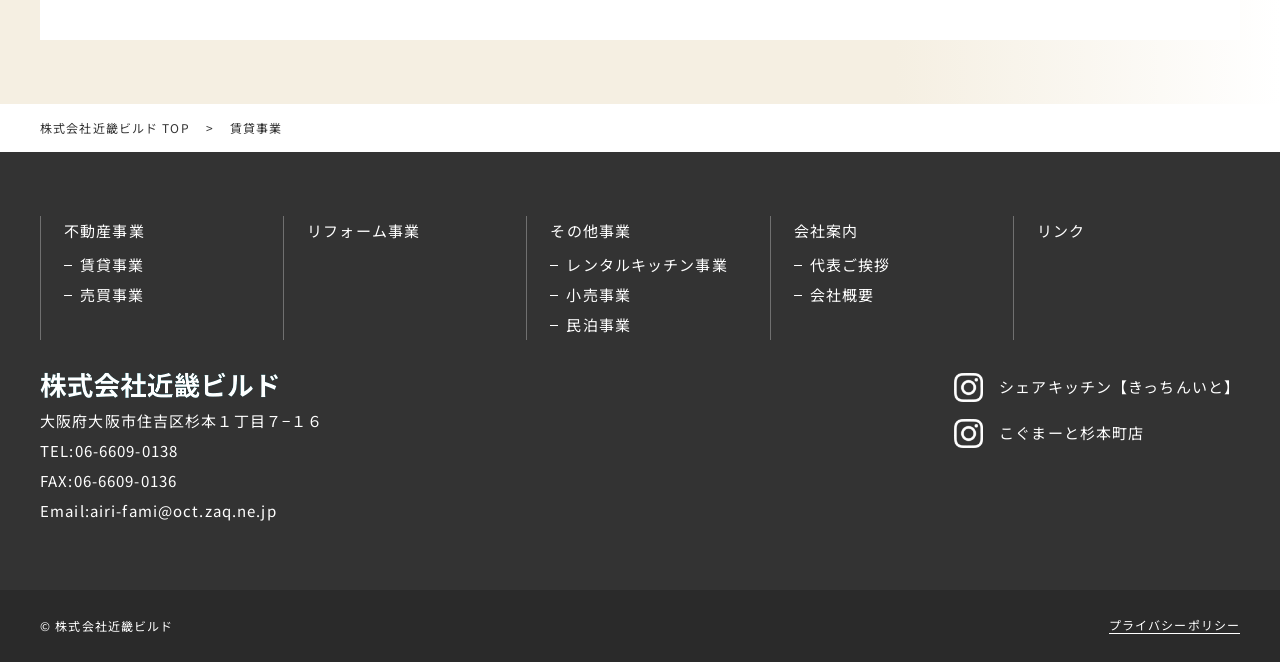
<file: rental.htm>
<!DOCTYPE html>
<html lang="ja">

<head prefix="og: http://ogp.me/ns# fb: http://ogp.me/ns/fb# article: http://ogp.me/ns/article#">
  <meta charset="utf-8" />
  <meta name="viewport" content="" />
  <script>
    var metalist = document.getElementsByTagName("meta");
    var ua = navigator.userAgent;
    for (var i = 0; i < metalist.length; i++) {
      var name = metalist[i].getAttribute("name");
      if (name && name.toLowerCase() === "viewport") {
        if (
          ua.indexOf("iPhone") > 0 ||
          (ua.indexOf("Android") > 0 && ua.indexOf("Mobile") > 0)
        ) {
          metalist[i].setAttribute("content", "width=device-width");
          break;
        } else {
          metalist[i].setAttribute("content", "width=1180px");
          break;
        }
      }
    }
  </script>
  <meta http-equiv="X-UA-Compatible" content="IE=edge" />

  <title>株式会社近畿ビルド</title>

  <meta name="description" content="" />
  <meta name="keywords" content="" />
  <meta name="author" content="" />

  <meta name="robots" content="noindex" />
  <meta name="robots" content="nofollow" />
  <meta name="robots" content="noarchive" />

  <!-- SNS -->
  <meta property="og:title" content="" />
  <meta property="og:site_name" content="" />
  <meta property="og:description" content="" />
  <meta property="og:image" content="https://job-gear.jp/●/●●/●●●●●●/img/social.png" />
  <meta property="og:url" content="https://job-gear.jp/●/●●/●●●●●●/" />

  <link rel="shortcut icon" type="image/x-icon" href="https://job-gear.jp/●/●●/●●●●●●/img/favicon.ico" />
  <link rel="apple-touch-icon" href="https://job-gear.jp/●/●●/●●●●●●/img/apple-touch-icon.png" />

  <!-- fonts -->
  <link rel="preconnect" href="https://fonts.googleapis.com" />
  <link rel="preconnect" href="https://fonts.gstatic.com" crossorigin />
  <link
    href="https://fonts.googleapis.com/css2?family=Lato:wght@400;700&family=Montserrat:wght@100..900&family=Noto+Sans+JP:wght@400;500;700&display=swap"
    rel="stylesheet" />

  <!-- style -->
  <!-- 固有 -->
  <link rel="stylesheet" href="js/vendor/iziModal.min.css">
  <!-- 共通 -->
  <link rel="stylesheet" href="css/style.css" />
  <link rel="stylesheet" href="css/add.css" />
</head>

<body class="lower-rental">

    <!-- ハンバーガーメニュー -->
  <div class="hamburger__btn -hamburger">
    <span></span>
    <span></span>
    <span></span>
  </div>
  <div class="hamburger">
    <div class="hamburger__menu">
      <div class="hamburger__menu__inner">
        <div class="hamburger__menu__nav">
          <div class="hamburger__menu__logo">
            <a href="index.html">
              <img src="img/common/logo.png" width="" alt="株式会社近畿ビルド" />
            </a>
          </div>
          <ul class="hamburger__menu__nav__list">
            <li class="hamburger__menu__nav__list__item accordion-item">
                <span class="text noLink accordion-header">不動産事業</span>
                <div class="pullDown accordion-content">
                  <ul class="pullDown__list">
                    <li class="pullDown__list__item">
                      <a href="rental.htm">
                        <span class="text">賃貸事業</span>
                      </a>
                    </li>
                    <li class="pullDown__list__item">
                      <a href="selling.htm">
                        <span class="text">売買事業</span>
                      </a>
                    </li>
                  </ul>
                </div>
            </li>
            <li class="hamburger__menu__nav__list__item">
              <a href="reform.htm" class="link">
                <span class="text">リフォーム事業</span>
              </a>
            </li>
            <li class="hamburger__menu__nav__list__item accordion-item">
                <span class="text noLink accordion-header">その他事業</span>
                <div class="pullDown accordion-content">
                  <ul class="pullDown__list">
                    <li class="pullDown__list__item">
                      <a href="kitchen.htm">
                        <span class="text">レンタルキッチン事業</span>
                      </a>
                    </li>
                    <li class="pullDown__list__item">
                      <a href="retail.htm">
                        <span class="text">小売事業</span>
                      </a>
                    </li>
                    <li class="pullDown__list__item">
                      <a href="lodging.htm">
                        <span class="text">民泊事業</span>
                      </a>
                    </li>
                  </ul>
                </div>
            </li>
            <li class="hamburger__menu__nav__list__item accordion-item">
                <span class="text noLink accordion-header">会社案内</span>
                <div class="pullDown accordion-content">
                  <ul class="pullDown__list">
                    <li class="pullDown__list__item">
                      <a href="message.htm">
                        <span class="text">代表ご挨拶</span>
                      </a>
                    </li>
                    <li class="pullDown__list__item">
                      <a href="company.htm">
                        <span class="text">会社概要</span>
                      </a>
                    </li>
                  </ul>
                </div>
            </li>
            <li class="hamburger__menu__nav__list__item">
              <a href="link.htm" class="link">
                <span class="text">リンク</span>
              </a>
            </li>
            <li class="hamburger__menu__nav__list__item">
              <a href="contact.htm" class="link">
                <span class="text">お問い合わせ</span>
              </a>
            </li>
          </ul>
        </div>
      </div>
    </div>
  </div>
  <!-- //ハンバーガーメニュー -->

  <div id="container">
    <!-- ヘッダー -->
    <header class="header">
      <div class="header__inner">
        <dev class="header__logo">
          <h1>
            <a href="index.html">
              <img src="img/common/logo.png" alt="株式会社近畿ビルド" />
            </a>
          </h1>
        </dev>
        <div class="header__navWrap">
          <nav class="header__nav">
            <ul class="header__nav__list">
              <li class="header__nav__list__item pullDown__trigge">
                <span class="noLink">不動産事業</span>
                <div class="pullDown">
                  <ul class="pullDown__list">
                    <li class="pullDown__list__item">
                      <a href="rental.htm">
                        <span class="text">賃貸事業</span>
                      </a>
                    </li>
                    <li class="pullDown__list__item">
                      <a href="selling.htm">
                        <span class="text">売買事業</span>
                      </a>
                    </li>
                  </ul>
                </div>
              </li>
              <li class="header__nav__list__item">
                <a href="reform.htm">
                  <span class="text">リフォーム事業</span>
                </a>
              </li>
              <li class="header__nav__list__item pullDown__trigge">
                <span class="noLink">その他事業</span>
                <div class="pullDown">
                  <ul class="pullDown__list">
                    <li class="pullDown__list__item">
                      <a href="kitchen.htm">
                        <span class="text">レンタルキッチン事業</span>
                      </a>
                    </li>
                    <li class="pullDown__list__item">
                      <a href="retail.htm">
                        <span class="text">小売事業</span>
                      </a>
                    </li>
                    <li class="pullDown__list__item">
                      <a href="lodging.htm">
                        <span class="text">民泊事業</span>
                      </a>
                    </li>
                  </ul>
                </div>
              </li>
              <li class="header__nav__list__item pullDown__trigge">
                <span class="noLink">会社案内</span>
                <div class="pullDown">
                  <ul class="pullDown__list">
                    <li class="pullDown__list__item">
                      <a href="message.htm">
                        <span class="text">代表ご挨拶</span>
                      </a>
                    </li>
                    <li class="pullDown__list__item">
                      <a href="company.htm">
                        <span class="text">会社概要</span>
                      </a>
                    </li>
                  </ul>
                </div>
              </li>
              <li class="header__nav__list__item">
                <a href="link.htm">
                  <span class="text">リンク</span>
                </a>
              </li>
              <li class="header__nav__list__item">
                <a href="contact.htm">
                  <span class="text">お問い合わせ</span>
                </a>
              </li>
            </ul>
          </nav>
        </div>
      </div>
    </header>

    <!-- ページヘッダー -->
    <!-- 下層ページの事業は -business を付与してください。-->
    <div class="pageHeader -business">
      <div class="pageHeader__inner">
        <div class="pageHeader__content">
          <div class="pageHeaderImg">
            <img src="img/rental/page_header_bg.jpg" alt="不動産の写真" class="ofi">
          </div>
          <div class="pageHeaderTitle">
            <span class="eng">RENTAL</span>
            <h2 class="ja split">賃貸事業</h2>
          </div>
          <div class="pageHeaderIntro">
            <h3 class="title">快適な新生活をサポートする、柔軟な賃貸サービスを提供</h3>
            <p class="lead">
              賃貸事業は、お客さまのニーズに合った賃貸物件をご紹介し、快適な新生活を実現するための柔軟なサービスを提供しています。信頼性と品質を重視し、専門知識を駆使して最適な住まい選びをお手伝いいたします。お客さまの生活スタイルやご要望に応じた物件をご提案し、スムーズな賃貸契約をサポートします。
            </p>
          </div>
        </div>
      </div>
    </div>

    <main class="l-main">

      <!-- コンテンツ -->
      <section class="rental">
        <div class="rental__inner innerWrap">
          <div class="rental__content">
            <h3 class="title lower-commonTitle01 anime -fadeInBottom">物件紹介</h3>
            <!-- 1ブロック -->
            <div class="property anime -fadeInBottom">
              <div class="property__head">
                <span class="img">
                  <img src="img/rental/property_pic01.jpg" class="ofi" alt="住宅画像">
                </span>
                <div class="infoWrap">
                  <h4 class="name">名称名称名称名称名称名称名称</h4>
                  <div class="info">
                    <span class="address">所在地所在地所在地所在地所在地所在地所在地</span>
                    <span class="distance">
                      〇〇線 〇〇駅 徒歩〇〇分<br>
                      〇〇線 〇〇駅 徒歩〇〇分
                    </span>
                    <span class="age">
                      築〇〇年<br>
                      〇〇階建
                    </span>
                  </div>
                </div>
              </div>
              <div class="property__body">
                <!-- loop -->
                <div class="property__body__content accordion-item">
                  <div class="property__body__content__head">
                    <div class="imgArea" data-izimodal-open=".iziModal01">
                      <img src="img/rental/property_pic01.jpg" class="ofi" alt="住宅画像">
                    </div>
                    <dl class="list accordion-header">
                      <div class="list__item">
                        <dt class="term">階</dt>
                        <dd class="desc">〇〇階</dd>
                      </div>
                      <div class="list__item">
                        <dt class="term">賃料/管理費</dt>
                        <dd class="desc">〇〇万円/〇〇万円</dd>
                      </div>
                      <div class="list__item">
                        <dt class="term">敷金/礼金</dt>
                        <dd class="desc">-/〇〇万円</dd>
                      </div>
                      <div class="list__item">
                        <dt class="term">間取り/専有面積</dt>
                        <dd class="desc">2LDK/〇〇m2</dd>
                      </div>
                    </dl>
                  </div>
                  <table class="detailInfo accordion-content">
                    <tbody class="detailInfo__table">
                      <tr class="row">
                        <th class="head">駐車場</th>
                        <td class="data">〇〇万円</td>
                        <th class="head">入居</th>
                        <td class="data">即</td>
                      </tr>
                      <tr class="row">
                        <th class="head">条件</th>
                        <td class="data">二人入居可/子供可</td>
                        <th class="head">取引態様</th>
                        <td class="data">仲介</td>
                      </tr>
                      <tr class="row">
                        <th class="head">契約期間</th>
                        <td class="data">-</td>
                        <th class="head">保証会社</th>
                        <td class="data">保証会社利用必 初回保証料３０％～１００％</td>
                      </tr>
                      <tr class="row">
                        <th class="head">鍵交換代/その他費用</th>
                        <td class="data">〇〇万円/〇〇万円</td>
                        <th class="head">損保</th>
                        <td class="data">要</td>
                      </tr>
                      <tr class="row">
                        <th class="head">備考</th>
                        <td class="data" colspan="3">テキストテキストテキストテキストテキストテキストテキストテキストテキストテキストテキストテキスト</td>
                      </tr>
                    </tbody>
                  </table>
                </div>
                <!-- loop -->
                <div class="property__body__content accordion-item">
                  <div class="property__body__content__head">
                    <div class="imgArea" data-izimodal-open=".iziModal02">
                      <img src="img/rental/property_pic02.jpg" class="ofi" alt="住宅画像">
                    </div>
                    <dl class="list accordion-header">
                      <div class="list__item">
                        <dt class="term">階</dt>
                        <dd class="desc">〇〇階</dd>
                      </div>
                      <div class="list__item">
                        <dt class="term">賃料/管理費</dt>
                        <dd class="desc">〇〇万円/〇〇万円</dd>
                      </div>
                      <div class="list__item">
                        <dt class="term">敷金/礼金</dt>
                        <dd class="desc">-/〇〇万円</dd>
                      </div>
                      <div class="list__item">
                        <dt class="term">間取り/専有面積</dt>
                        <dd class="desc">2LDK/〇〇m2</dd>
                      </div>
                    </dl>
                  </div>
                  <table class="detailInfo accordion-content">
                    <tbody class="detailInfo__table">
                      <tr class="row">
                        <th class="head">駐車場</th>
                        <td class="data">〇〇万円</td>
                        <th class="head">入居</th>
                        <td class="data">即</td>
                      </tr>
                      <tr class="row">
                        <th class="head">条件</th>
                        <td class="data">二人入居可/子供可</td>
                        <th class="head">取引態様</th>
                        <td class="data">仲介</td>
                      </tr>
                      <tr class="row">
                        <th class="head">契約期間</th>
                        <td class="data">-</td>
                        <th class="head">保証会社</th>
                        <td class="data">保証会社利用必 初回保証料３０％～１００％</td>
                      </tr>
                      <tr class="row">
                        <th class="head">鍵交換代/その他費用</th>
                        <td class="data">〇〇万円/〇〇万円</td>
                        <th class="head">損保</th>
                        <td class="data">要</td>
                      </tr>
                      <tr class="row">
                        <th class="head">備考</th>
                        <td class="data" colspan="3">テキストテキストテキストテキストテキストテキストテキストテキストテキストテキストテキストテキスト</td>
                      </tr>
                    </tbody>
                  </table>
                </div>
              </div>
            </div>
            <!-- //1ブロック -->
            <div class="property anime -fadeInBottom">
              <div class="property__head">
                <span class="img">
                  <img src="img/rental/property_pic02.jpg" class="ofi" alt="住宅画像">
                </span>
                <div class="infoWrap">
                  <h4 class="name">名称名称名称名称名称名称名称</h4>
                  <div class="info">
                    <span class="address">所在地所在地所在地所在地所在地所在地所在地</span>
                    <span class="distance">
                      〇〇線 〇〇駅 徒歩〇〇分<br>
                      〇〇線 〇〇駅 徒歩〇〇分
                    </span>
                    <span class="age">
                      築〇〇年<br>
                      〇〇階建
                    </span>
                  </div>
                </div>
              </div>
              <div class="property__body">
                <!-- loop -->
                <div class="property__body__content accordion-item">
                  <div class="property__body__content__head">
                    <div class="imgArea" data-izimodal-open=".iziModal01">
                      <img src="img/rental/property_pic01.jpg" class="ofi" alt="住宅画像">
                    </div>
                    <dl class="list accordion-header">
                      <div class="list__item">
                        <dt class="term">階</dt>
                        <dd class="desc">〇〇階</dd>
                      </div>
                      <div class="list__item">
                        <dt class="term">賃料/管理費</dt>
                        <dd class="desc">〇〇万円/〇〇万円</dd>
                      </div>
                      <div class="list__item">
                        <dt class="term">敷金/礼金</dt>
                        <dd class="desc">-/〇〇万円</dd>
                      </div>
                      <div class="list__item">
                        <dt class="term">間取り/専有面積</dt>
                        <dd class="desc">2LDK/〇〇m2</dd>
                      </div>
                    </dl>
                  </div>
                  <table class="detailInfo accordion-content">
                    <tbody class="detailInfo__table">
                      <tr class="row">
                        <th class="head">駐車場</th>
                        <td class="data">〇〇万円</td>
                        <th class="head">入居</th>
                        <td class="data">即</td>
                      </tr>
                      <tr class="row">
                        <th class="head">条件</th>
                        <td class="data">二人入居可/子供可</td>
                        <th class="head">取引態様</th>
                        <td class="data">仲介</td>
                      </tr>
                      <tr class="row">
                        <th class="head">契約期間</th>
                        <td class="data">-</td>
                        <th class="head">保証会社</th>
                        <td class="data">保証会社利用必 初回保証料３０％～１００％</td>
                      </tr>
                      <tr class="row">
                        <th class="head">鍵交換代/その他費用</th>
                        <td class="data">〇〇万円/〇〇万円</td>
                        <th class="head">損保</th>
                        <td class="data">要</td>
                      </tr>
                      <tr class="row">
                        <th class="head">備考</th>
                        <td class="data" colspan="3">テキストテキストテキストテキストテキストテキストテキストテキストテキストテキストテキストテキスト</td>
                      </tr>
                    </tbody>
                  </table>
                </div>
                <!-- loop -->
                <div class="property__body__content accordion-item">
                  <div class="property__body__content__head">
                    <div class="imgArea" data-izimodal-open=".iziModal02">
                      <img src="img/rental/property_pic02.jpg" class="ofi" alt="住宅画像">
                    </div>
                    <dl class="list accordion-header">
                      <div class="list__item">
                        <dt class="term">階</dt>
                        <dd class="desc">〇〇階</dd>
                      </div>
                      <div class="list__item">
                        <dt class="term">賃料/管理費</dt>
                        <dd class="desc">〇〇万円/〇〇万円</dd>
                      </div>
                      <div class="list__item">
                        <dt class="term">敷金/礼金</dt>
                        <dd class="desc">-/〇〇万円</dd>
                      </div>
                      <div class="list__item">
                        <dt class="term">間取り/専有面積</dt>
                        <dd class="desc">2LDK/〇〇m2</dd>
                      </div>
                    </dl>
                  </div>
                  <table class="detailInfo accordion-content">
                    <tbody class="detailInfo__table">
                      <tr class="row">
                        <th class="head">駐車場</th>
                        <td class="data">〇〇万円</td>
                        <th class="head">入居</th>
                        <td class="data">即</td>
                      </tr>
                      <tr class="row">
                        <th class="head">条件</th>
                        <td class="data">二人入居可/子供可</td>
                        <th class="head">取引態様</th>
                        <td class="data">仲介</td>
                      </tr>
                      <tr class="row">
                        <th class="head">契約期間</th>
                        <td class="data">-</td>
                        <th class="head">保証会社</th>
                        <td class="data">保証会社利用必 初回保証料３０％～１００％</td>
                      </tr>
                      <tr class="row">
                        <th class="head">鍵交換代/その他費用</th>
                        <td class="data">〇〇万円/〇〇万円</td>
                        <th class="head">損保</th>
                        <td class="data">要</td>
                      </tr>
                      <tr class="row">
                        <th class="head">備考</th>
                        <td class="data" colspan="3">テキストテキストテキストテキストテキストテキストテキストテキストテキストテキストテキストテキスト</td>
                      </tr>
                    </tbody>
                  </table>
                </div>
              </div>
            </div>
          </div>
        </div>


        <!-- モーダル写真 -->
        <div class="modal">
          <div class="modal__inner">
            <!-- 1ブロック -->
            <div class="modal__content">
              <div class="iziModal01 modal" data-izimodal-group="group01" data-izimodal-loop=true>
                <img src="img/rental/modal_pic01.jpg" alt="物件の写真" class="ofi" loading="lazy">
                <button data-izimodal-close="" class="closeBotton"></button>
              </div>
              <div class="iziModal01 modal" data-izimodal-group="group01" data-izimodal-loop=true>
                <img src="img/rental/modal_pic02.jpg" alt="物件の写真" class="ofi" loading="lazy">
                <button data-izimodal-close="" class="closeBotton"></button>
              </div>
              <div class="iziModal01 modal" data-izimodal-group="group01" data-izimodal-loop=true>
                <img src="img/rental/modal_pic03.jpg" alt="物件の写真" class="ofi" loading="lazy">
                <button data-izimodal-close="" class="closeBotton"></button>
              </div>
            </div>
            <!-- //1ブロック -->
            <div class="modal__content">
              <div class="iziModal02 modal" data-izimodal-group="group02" data-izimodal-loop=true>
                <img src="img/rental/modal_pic04.jpg" alt="物件の写真" class="ofi">
                <button data-izimodal-close="" class="closeBotton"></button>
              </div>
              <div class="iziModal02 modal" data-izimodal-group="group02" data-izimodal-loop=true>
                <img src="img/rental/modal_pic05.jpg" alt="物件の写真" class="ofi">
                <button data-izimodal-close="" class="closeBotton"></button>
              </div>
              <div class="iziModal02 modal" data-izimodal-group="group02" data-izimodal-loop=true>
                <img src="img/rental/modal_pic06.jpg" alt="物件の写真" class="ofi">
                <button data-izimodal-close="" class="closeBotton"></button>
              </div>
            </div>
          </div>
        </div>
        <!-- //モーダル写真 -->

      </section>
    </main>

    <!-- パンくず -->
    <div class="breadcrumb">
      <ol class="breadcrumb__list">
        <li class="breadcrumb__list__item">
          <a href="index.html"><span>株式会社近畿ビルド TOP</span></a>
        </li>
        <li class="breadcrumb__list__item">賃貸事業</li>
      </ol>
    </div>
    <!-- フッター -->
    <footer class="footer">
      <div class="footer__inner innerWrap">
        <div class="footer__navWrap">
          <nav class="footer__nav">
            <ul class="footer__nav__list">
              <li class="footer__nav__list__item">
                <span class="text">不動産事業</span>
                <ul class="footer__child__list">
                  <li class="footer__child__list__item"><a href="rental.htm">賃貸事業</a></li>
                  <li class="footer__child__list__item"><a href="selling.htm">売買事業</a></li>
                </ul>
              </li>
              <li class="footer__nav__list__item">
                <a href="reform.htm">
                  <span class="text">リフォーム事業</span>
                </a>
              </li>
              <li class="footer__nav__list__item">
                <span class="text">その他事業</span>
                <ul class="footer__child__list">
                  <li class="footer__child__list__item"><a href="kitchen.htm">レンタルキッチン事業</a></li>
                  <li class="footer__child__list__item"><a href="retail.htm">小売事業</a></li>
                  <li class="footer__child__list__item"><a href="lodging.htm">民泊事業</a></li>
                </ul>
              </li>
              <li class="footer__nav__list__item">
                <span class="text">会社案内</span>
                <ul class="footer__child__list">
                  <li class="footer__child__list__item"><a href="message.htm">代表ご挨拶</a></li>
                  <li class="footer__child__list__item"><a href="company.htm">会社概要</a></li>
                </ul>
              </li>
              <li class="footer__nav__list__item">
                <a href="link.htm">
                  <span class="text">リンク</span>
                </a>
              </li>
            </ul>
          </nav>
          <div class="footer__info__content">
            <div class="footer__infoWrap">
              <div class="footer__logo">
                <a href="index.html"><img src="img/common/logo2.png" alt="株式会社近畿ビルド" /></a>
              </div>
              <div class="footer__info">
                <span class="address">大阪府大阪市住吉区杉本１丁目７−１６</span>
                <span class="tel"><a href="tel:06-6609-0138">TEL:06-6609-0138</a></span>
                <span class="fax">FAX:06-6609-0136</span>
                <span class="email"><a
                    href="mailto:airi-fami@oct.zaq.ne.jp?subject=お問い合わせ"></a>Email:airi-fami@oct.zaq.ne.jp</span>
              </div>
            </div>
            <div class="footer__sns">
              <span class="icon">
                <a href="https://instagram.com/kit_chen_ito?igshid=MzRlODBiNWFlZA==" target="_blank">
                  シェアキッチン【きっちんいと】
                </a>
              </span>
              <span class="icon">
                <a href="https://www.instagram.com/cogmart.sugimotocho?utm_source=ig_web_button_share_sheet&igsh=ZDNlZDc0MzIxNw=="
                  target="_blank">
                  こぐまーと杉本町店
                </a>
              </span>
            </div>
          </div>
        </div>
      </div>
      <div class="footer__bottom">
        <div class="footer__bottom__inner innerWrap">
          <div class="copyright">
            <span class="text">&copy; 株式会社近畿ビルド</span>
          </div>
          <div class="privacy">
            <a href="privacy.htm"><span class="text">プライバシーポリシー</span></a>
          </div>
        </div>
      </div>
    </footer>

    <!-- ページトップ -->
    <span class="pagetop"><a href="#container">PAGE TOP</a></span>
  </div>

  <!-- 共通スクリプト -->
  <script src="js/vendor/jquery-3.4.1.min.js"></script>
  <script src="js/script.js"></script>
  <!-- 固有スクリプト -->
  <script src="js/vendor/iziModal.min.js"></script>
  <script src="js/rental.js"></script>
</body>

</html>
</file>
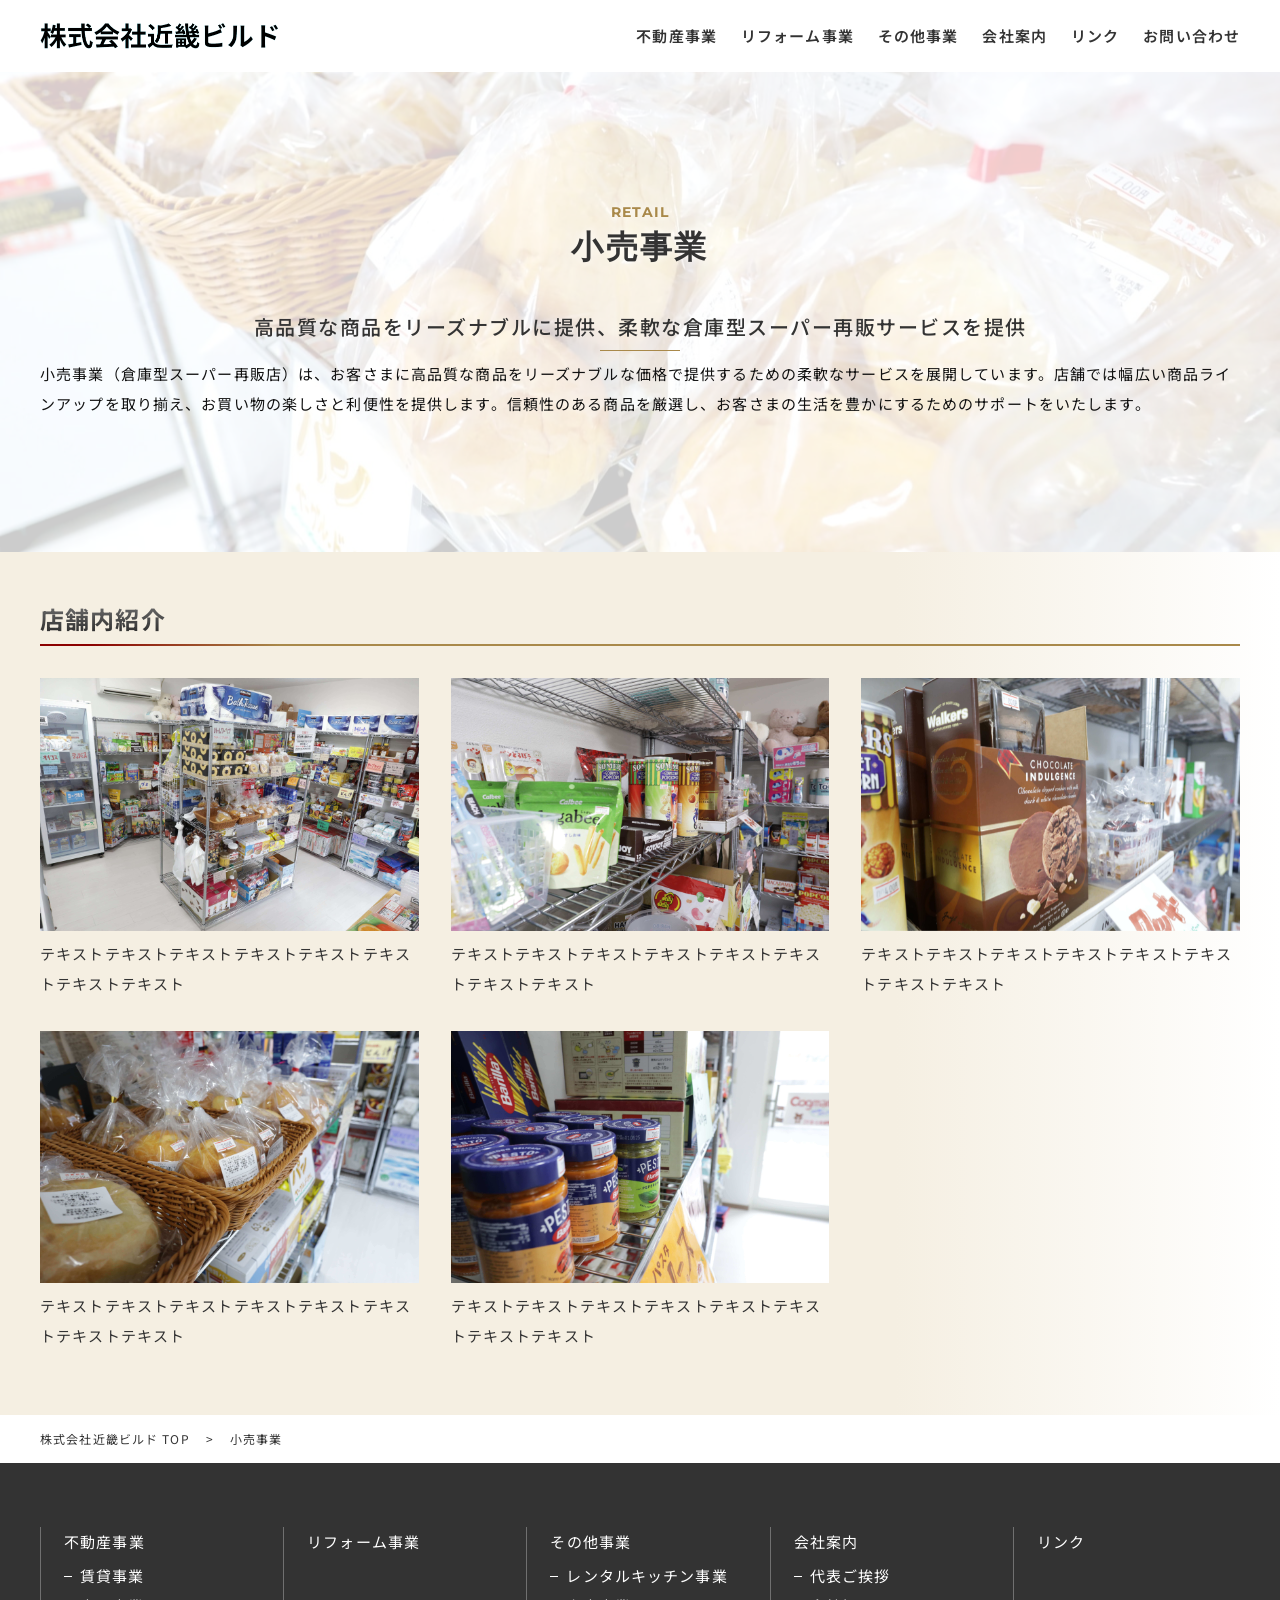
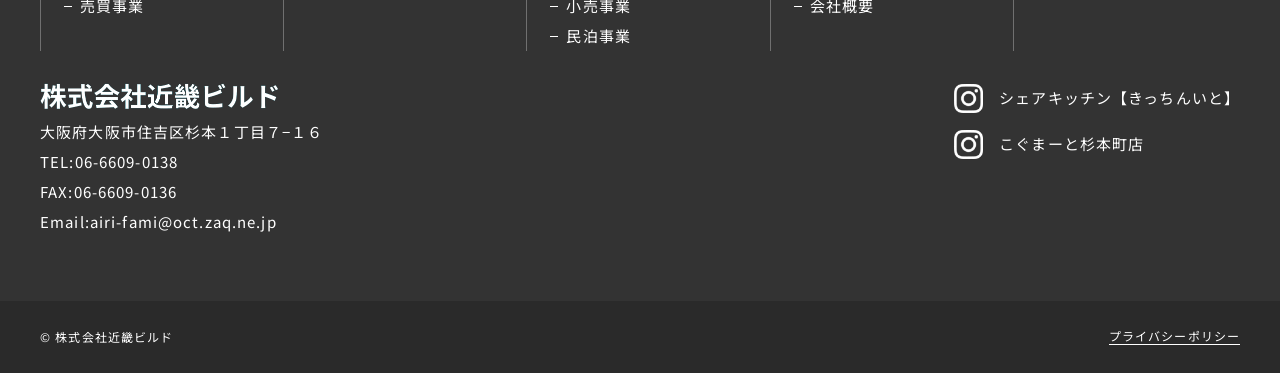
<file: retail.htm>
<!DOCTYPE html>
<html lang="ja">

<head prefix="og: http://ogp.me/ns# fb: http://ogp.me/ns/fb# article: http://ogp.me/ns/article#">
  <meta charset="utf-8" />
  <meta name="viewport" content="" />
  <script>
    var metalist = document.getElementsByTagName("meta");
    var ua = navigator.userAgent;
    for (var i = 0; i < metalist.length; i++) {
      var name = metalist[i].getAttribute("name");
      if (name && name.toLowerCase() === "viewport") {
        if (
          ua.indexOf("iPhone") > 0 ||
          (ua.indexOf("Android") > 0 && ua.indexOf("Mobile") > 0)
        ) {
          metalist[i].setAttribute("content", "width=device-width");
          break;
        } else {
          metalist[i].setAttribute("content", "width=1180px");
          break;
        }
      }
    }
  </script>
  <meta http-equiv="X-UA-Compatible" content="IE=edge" />

  <title>株式会社近畿ビルド</title>

  <meta name="description" content="" />
  <meta name="keywords" content="" />
  <meta name="author" content="" />

  <meta name="robots" content="noindex" />
  <meta name="robots" content="nofollow" />
  <meta name="robots" content="noarchive" />

  <!-- SNS -->
  <meta property="og:title" content="" />
  <meta property="og:site_name" content="" />
  <meta property="og:description" content="" />
  <meta property="og:image" content="https://job-gear.jp/●/●●/●●●●●●/img/social.png" />
  <meta property="og:url" content="https://job-gear.jp/●/●●/●●●●●●/" />

  <link rel="shortcut icon" type="image/x-icon" href="https://job-gear.jp/●/●●/●●●●●●/img/favicon.ico" />
  <link rel="apple-touch-icon" href="https://job-gear.jp/●/●●/●●●●●●/img/apple-touch-icon.png" />

  <!-- fonts -->
  <link rel="preconnect" href="https://fonts.googleapis.com" />
  <link rel="preconnect" href="https://fonts.gstatic.com" crossorigin />
  <link
    href="https://fonts.googleapis.com/css2?family=Lato:wght@400;700&family=Montserrat:wght@100..900&family=Noto+Sans+JP:wght@400;500;700&display=swap"
    rel="stylesheet" />

  <!-- style -->
  <!-- 固有 -->
  <!-- 共通 -->
  <link rel="stylesheet" href="css/style.css" />
  <link rel="stylesheet" href="css/add.css" />
</head>

<body class="lower-retail">

    <!-- ハンバーガーメニュー -->
  <div class="hamburger__btn -hamburger">
    <span></span>
    <span></span>
    <span></span>
  </div>
  <div class="hamburger">
    <div class="hamburger__menu">
      <div class="hamburger__menu__inner">
        <div class="hamburger__menu__nav">
          <div class="hamburger__menu__logo">
            <a href="index.html">
              <img src="img/common/logo.png" width="" alt="株式会社近畿ビルド" />
            </a>
          </div>
          <ul class="hamburger__menu__nav__list">
            <li class="hamburger__menu__nav__list__item accordion-item">
                <span class="text noLink accordion-header">不動産事業</span>
                <div class="pullDown accordion-content">
                  <ul class="pullDown__list">
                    <li class="pullDown__list__item">
                      <a href="rental.htm">
                        <span class="text">賃貸事業</span>
                      </a>
                    </li>
                    <li class="pullDown__list__item">
                      <a href="selling.htm">
                        <span class="text">売買事業</span>
                      </a>
                    </li>
                  </ul>
                </div>
            </li>
            <li class="hamburger__menu__nav__list__item">
              <a href="reform.htm" class="link">
                <span class="text">リフォーム事業</span>
              </a>
            </li>
            <li class="hamburger__menu__nav__list__item accordion-item">
                <span class="text noLink accordion-header">その他事業</span>
                <div class="pullDown accordion-content">
                  <ul class="pullDown__list">
                    <li class="pullDown__list__item">
                      <a href="kitchen.htm">
                        <span class="text">レンタルキッチン事業</span>
                      </a>
                    </li>
                    <li class="pullDown__list__item">
                      <a href="retail.htm">
                        <span class="text">小売事業</span>
                      </a>
                    </li>
                    <li class="pullDown__list__item">
                      <a href="lodging.htm">
                        <span class="text">民泊事業</span>
                      </a>
                    </li>
                  </ul>
                </div>
            </li>
            <li class="hamburger__menu__nav__list__item accordion-item">
                <span class="text noLink accordion-header">会社案内</span>
                <div class="pullDown accordion-content">
                  <ul class="pullDown__list">
                    <li class="pullDown__list__item">
                      <a href="message.htm">
                        <span class="text">代表ご挨拶</span>
                      </a>
                    </li>
                    <li class="pullDown__list__item">
                      <a href="company.htm">
                        <span class="text">会社概要</span>
                      </a>
                    </li>
                  </ul>
                </div>
            </li>
            <li class="hamburger__menu__nav__list__item">
              <a href="link.htm" class="link">
                <span class="text">リンク</span>
              </a>
            </li>
            <li class="hamburger__menu__nav__list__item">
              <a href="contact.htm" class="link">
                <span class="text">お問い合わせ</span>
              </a>
            </li>
          </ul>
        </div>
      </div>
    </div>
  </div>
  <!-- //ハンバーガーメニュー -->

  <div id="container">
    <!-- ヘッダー -->
    <header class="header">
      <div class="header__inner">
        <dev class="header__logo">
          <h1>
            <a href="index.html">
              <img src="img/common/logo.png" alt="株式会社近畿ビルド" />
            </a>
          </h1>
        </dev>
        <div class="header__navWrap">
          <nav class="header__nav">
            <ul class="header__nav__list">
              <li class="header__nav__list__item pullDown__trigge">
                <span class="noLink">不動産事業</span>
                <div class="pullDown">
                  <ul class="pullDown__list">
                    <li class="pullDown__list__item">
                      <a href="rental.htm">
                        <span class="text">賃貸事業</span>
                      </a>
                    </li>
                    <li class="pullDown__list__item">
                      <a href="selling.htm">
                        <span class="text">売買事業</span>
                      </a>
                    </li>
                  </ul>
                </div>
              </li>
              <li class="header__nav__list__item">
                <a href="reform.htm">
                  <span class="text">リフォーム事業</span>
                </a>
              </li>
              <li class="header__nav__list__item pullDown__trigge">
                <span class="noLink">その他事業</span>
                <div class="pullDown">
                  <ul class="pullDown__list">
                    <li class="pullDown__list__item">
                      <a href="kitchen.htm">
                        <span class="text">レンタルキッチン事業</span>
                      </a>
                    </li>
                    <li class="pullDown__list__item">
                      <a href="retail.htm">
                        <span class="text">小売事業</span>
                      </a>
                    </li>
                    <li class="pullDown__list__item">
                      <a href="lodging.htm">
                        <span class="text">民泊事業</span>
                      </a>
                    </li>
                  </ul>
                </div>
              </li>
              <li class="header__nav__list__item pullDown__trigge">
                <span class="noLink">会社案内</span>
                <div class="pullDown">
                  <ul class="pullDown__list">
                    <li class="pullDown__list__item">
                      <a href="message.htm">
                        <span class="text">代表ご挨拶</span>
                      </a>
                    </li>
                    <li class="pullDown__list__item">
                      <a href="company.htm">
                        <span class="text">会社概要</span>
                      </a>
                    </li>
                  </ul>
                </div>
              </li>
              <li class="header__nav__list__item">
                <a href="link.htm">
                  <span class="text">リンク</span>
                </a>
              </li>
              <li class="header__nav__list__item">
                <a href="contact.htm">
                  <span class="text">お問い合わせ</span>
                </a>
              </li>
            </ul>
          </nav>
        </div>
      </div>
    </header>

    <!-- ページヘッダー -->
    <!-- 事業は -business を付与してください。-->
    <div class="pageHeader -business">
      <div class="pageHeader__inner">
        <div class="pageHeader__content">
          <div class="pageHeaderImg">
            <img src="img/retail/page_header_bg.jpg" alt="小売店舗の写真" class="ofi">
          </div>
          <div class="pageHeaderTitle">
            <span class="eng">RETAIL</span>
            <h2 class="ja split">小売事業</h2>
          </div>
          <div class="pageHeaderIntro">
            <h3 class="title">高品質な商品をリーズナブルに提供、柔軟な倉庫型スーパー再販サービスを提供</h3>
            <p class="lead">
              小売事業（倉庫型スーパー再販店）は、お客さまに高品質な商品をリーズナブルな価格で提供するための柔軟なサービスを展開しています。店舗では幅広い商品ラインアップを取り揃え、お買い物の楽しさと利便性を提供します。信頼性のある商品を厳選し、お客さまの生活を豊かにするためのサポートをいたします。
            </p>
          </div>
        </div>
      </div>
    </div>

    <main class="l-main">

      <!-- コンテンツ -->
      <section class="retail">
        <div class="retail__inner innerWrap">
          <div class="retail__content">
            <h3 class="title lower-commonTitle01 anime -fadeInBottom">店舗内紹介</h3>
            <ul class="list">
              <li class="list__item anime -fadeInBottom">
                <div class="imgArea">
                  <img src="img/retail/retail_pic01.jpg" alt="小売の写真" class="ofi">
                </div>
                <div class="textArea">
                  <span class="text">テキストテキストテキストテキストテキストテキストテキストテキスト</span>
                </div>
              </li>
              <li class="list__item anime -fadeInBottom">
                <div class="imgArea">
                  <img src="img/retail/retail_pic02.jpg" alt="小売の写真" class="ofi">
                </div>
                <div class="textArea">
                  <span class="text">テキストテキストテキストテキストテキストテキストテキストテキスト</span>
                </div>
              </li>
              <li class="list__item anime -fadeInBottom">
                <div class="imgArea">
                  <img src="img/retail/retail_pic03.jpg" alt="小売の写真" class="ofi">
                </div>
                <div class="textArea">
                  <span class="text">テキストテキストテキストテキストテキストテキストテキストテキスト</span>
                </div>
              </li>
              <li class="list__item anime -fadeInBottom">
                <div class="imgArea">
                  <img src="img/retail/retail_pic04.jpg" alt="小売の写真" class="ofi">
                </div>
                <div class="textArea">
                  <span class="text">テキストテキストテキストテキストテキストテキストテキストテキスト</span>
                </div>
              </li>
              <li class="list__item anime -fadeInBottom">
                <div class="imgArea">
                  <img src="img/retail/retail_pic05.jpg" alt="小売の写真" class="ofi">
                </div>
                <div class="textArea">
                  <span class="text">テキストテキストテキストテキストテキストテキストテキストテキスト</span>
                </div>
              </li>
            </ul>
          </div>
        </div>
      </section>
    </main>

    <!-- パンくず -->
    <div class="breadcrumb">
      <ol class="breadcrumb__list">
        <li class="breadcrumb__list__item">
          <a href="index.html"><span>株式会社近畿ビルド TOP</span></a>
        </li>
        <li class="breadcrumb__list__item">小売事業</li>
      </ol>
    </div>
    <!-- フッター -->
    <footer class="footer">
      <div class="footer__inner innerWrap">
        <div class="footer__navWrap">
          <nav class="footer__nav">
            <ul class="footer__nav__list">
              <li class="footer__nav__list__item">
                <span class="text">不動産事業</span>
                <ul class="footer__child__list">
                  <li class="footer__child__list__item"><a href="rental.htm">賃貸事業</a></li>
                  <li class="footer__child__list__item"><a href="selling.htm">売買事業</a></li>
                </ul>
              </li>
              <li class="footer__nav__list__item">
                <a href="reform.htm">
                  <span class="text">リフォーム事業</span>
                </a>
              </li>
              <li class="footer__nav__list__item">
                <span class="text">その他事業</span>
                <ul class="footer__child__list">
                  <li class="footer__child__list__item"><a href="kitchen.htm">レンタルキッチン事業</a></li>
                  <li class="footer__child__list__item"><a href="retail.htm">小売事業</a></li>
                  <li class="footer__child__list__item"><a href="lodging.htm">民泊事業</a></li>
                </ul>
              </li>
              <li class="footer__nav__list__item">
                <span class="text">会社案内</span>
                <ul class="footer__child__list">
                  <li class="footer__child__list__item"><a href="message.htm">代表ご挨拶</a></li>
                  <li class="footer__child__list__item"><a href="company.htm">会社概要</a></li>
                </ul>
              </li>
              <li class="footer__nav__list__item">
                <a href="link.htm">
                  <span class="text">リンク</span>
                </a>
              </li>
            </ul>
          </nav>
          <div class="footer__info__content">
            <div class="footer__infoWrap">
              <div class="footer__logo">
                <a href="index.html"><img src="img/common/logo2.png" alt="株式会社近畿ビルド" /></a>
              </div>
              <div class="footer__info">
                <span class="address">大阪府大阪市住吉区杉本１丁目７−１６</span>
                <span class="tel"><a href="tel:06-6609-0138">TEL:06-6609-0138</a></span>
                <span class="fax">FAX:06-6609-0136</span>
                <span class="email"><a
                    href="mailto:airi-fami@oct.zaq.ne.jp?subject=お問い合わせ"></a>Email:airi-fami@oct.zaq.ne.jp</span>
              </div>
            </div>
            <div class="footer__sns">
              <span class="icon">
                <a href="https://instagram.com/kit_chen_ito?igshid=MzRlODBiNWFlZA==" target="_blank">
                  シェアキッチン【きっちんいと】
                </a>
              </span>
              <span class="icon">
                <a href="https://www.instagram.com/cogmart.sugimotocho?utm_source=ig_web_button_share_sheet&igsh=ZDNlZDc0MzIxNw=="
                  target="_blank">
                  こぐまーと杉本町店
                </a>
              </span>
            </div>
          </div>
        </div>
      </div>
      <div class="footer__bottom">
        <div class="footer__bottom__inner innerWrap">
          <div class="copyright">
            <span class="text">&copy; 株式会社近畿ビルド</span>
          </div>
          <div class="privacy">
            <a href="privacy.htm"><span class="text">プライバシーポリシー</span></a>
          </div>
        </div>
      </div>
    </footer>

    <!-- ページトップ -->
    <span class="pagetop"><a href="#container">PAGE TOP</a></span>
  </div>

  <!-- 共通スクリプト -->
  <script src="js/vendor/jquery-3.4.1.min.js"></script>
  <script src="js/script.js"></script>
  <!-- 固有スクリプト -->
</body>

</html>
</file>
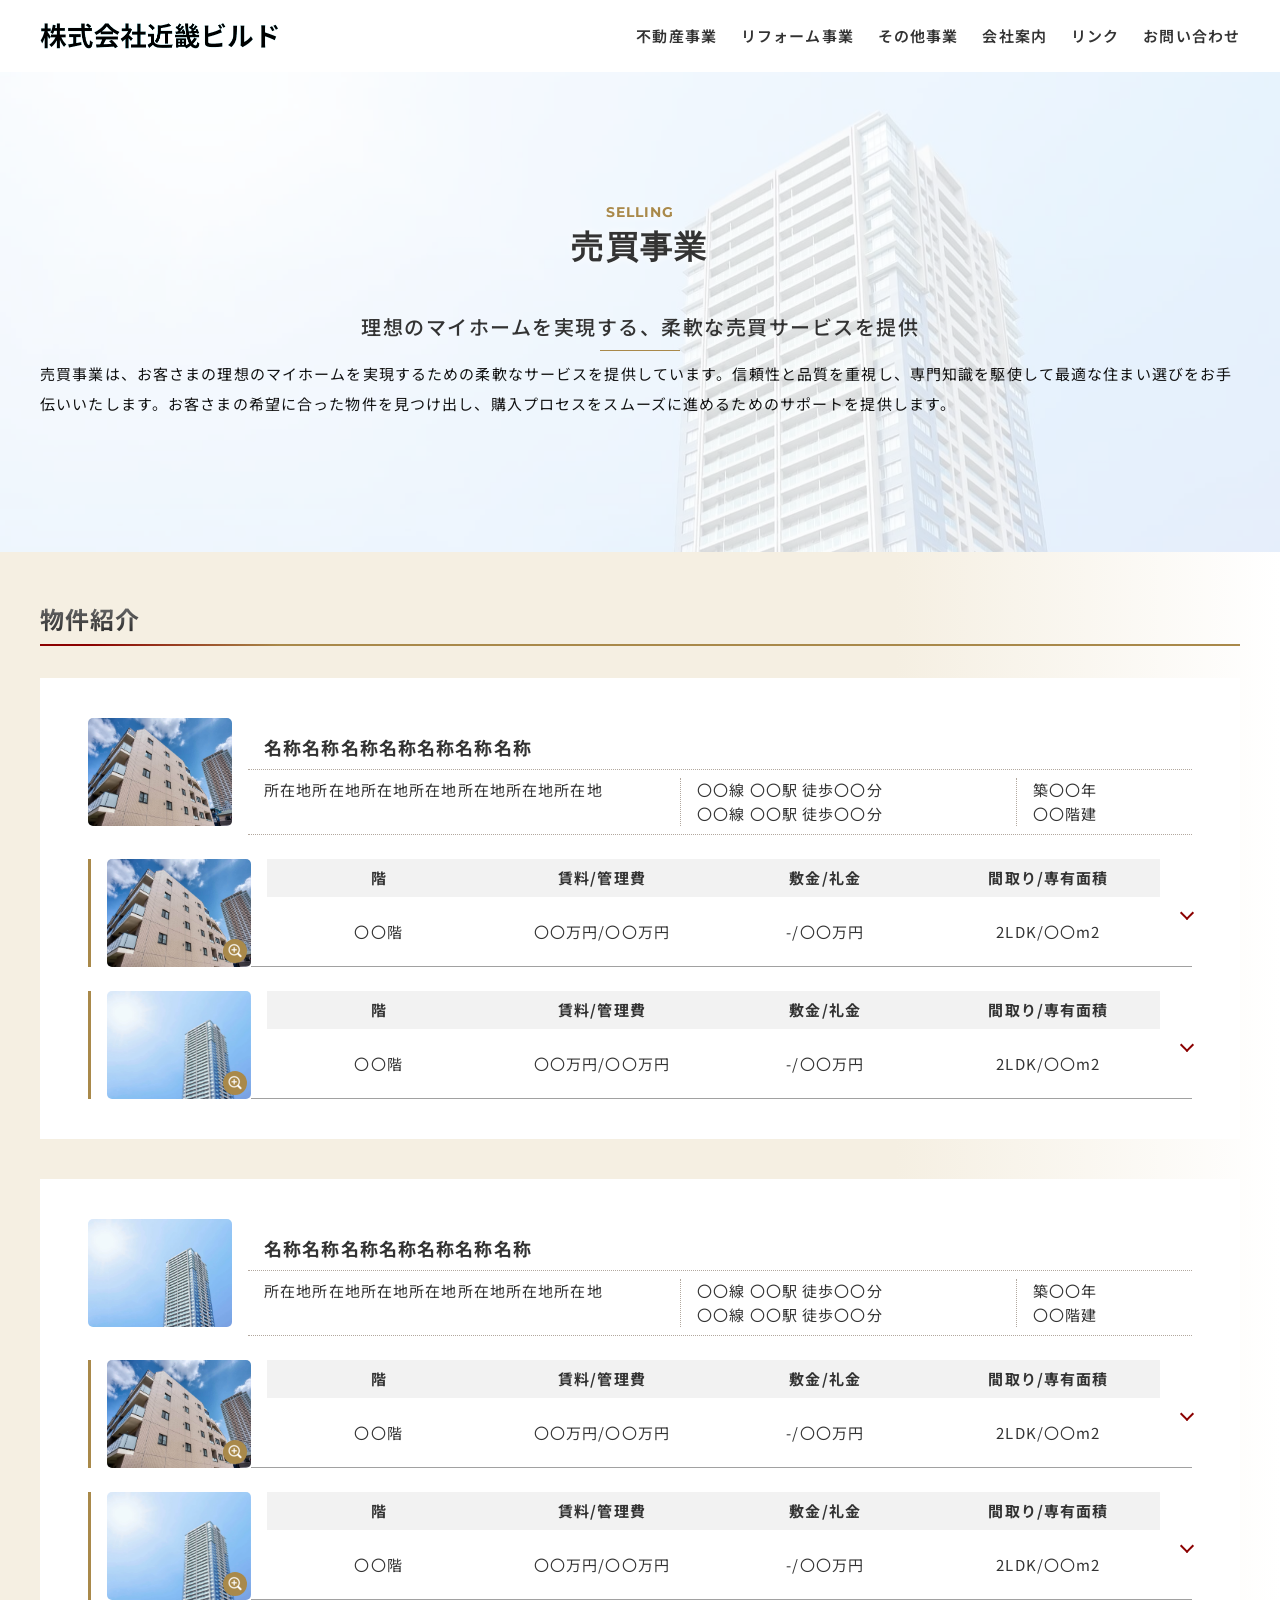
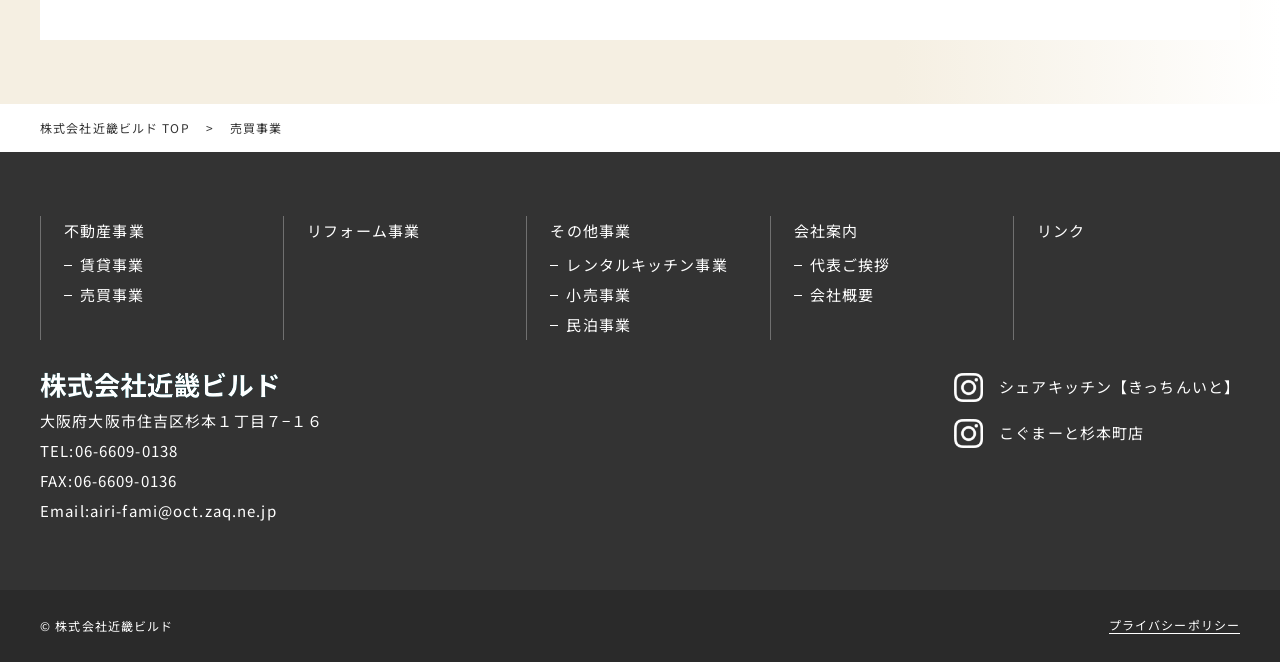
<file: selling.htm>
<!DOCTYPE html>
<html lang="ja">

<head prefix="og: http://ogp.me/ns# fb: http://ogp.me/ns/fb# article: http://ogp.me/ns/article#">
  <meta charset="utf-8" />
  <meta name="viewport" content="" />
  <script>
    var metalist = document.getElementsByTagName("meta");
    var ua = navigator.userAgent;
    for (var i = 0; i < metalist.length; i++) {
      var name = metalist[i].getAttribute("name");
      if (name && name.toLowerCase() === "viewport") {
        if (
          ua.indexOf("iPhone") > 0 ||
          (ua.indexOf("Android") > 0 && ua.indexOf("Mobile") > 0)
        ) {
          metalist[i].setAttribute("content", "width=device-width");
          break;
        } else {
          metalist[i].setAttribute("content", "width=1180px");
          break;
        }
      }
    }
  </script>
  <meta http-equiv="X-UA-Compatible" content="IE=edge" />

  <title>株式会社近畿ビルド</title>

  <meta name="description" content="" />
  <meta name="keywords" content="" />
  <meta name="author" content="" />

  <meta name="robots" content="noindex" />
  <meta name="robots" content="nofollow" />
  <meta name="robots" content="noarchive" />

  <!-- SNS -->
  <meta property="og:title" content="" />
  <meta property="og:site_name" content="" />
  <meta property="og:description" content="" />
  <meta property="og:image" content="https://job-gear.jp/●/●●/●●●●●●/img/social.png" />
  <meta property="og:url" content="https://job-gear.jp/●/●●/●●●●●●/" />

  <link rel="shortcut icon" type="image/x-icon" href="https://job-gear.jp/●/●●/●●●●●●/img/favicon.ico" />
  <link rel="apple-touch-icon" href="https://job-gear.jp/●/●●/●●●●●●/img/apple-touch-icon.png" />

  <!-- fonts -->
  <link rel="preconnect" href="https://fonts.googleapis.com" />
  <link rel="preconnect" href="https://fonts.gstatic.com" crossorigin />
  <link
    href="https://fonts.googleapis.com/css2?family=Lato:wght@400;700&family=Montserrat:wght@100..900&family=Noto+Sans+JP:wght@400;500;700&display=swap"
    rel="stylesheet" />

  <!-- style -->
  <!-- 固有 -->
  <link rel="stylesheet" href="js/vendor/iziModal.min.css">
  <!-- 共通 -->
  <link rel="stylesheet" href="css/style.css" />
  <link rel="stylesheet" href="css/add.css" />
</head>

<body class="lower-selling">

    <!-- ハンバーガーメニュー -->
  <div class="hamburger__btn -hamburger">
    <span></span>
    <span></span>
    <span></span>
  </div>
  <div class="hamburger">
    <div class="hamburger__menu">
      <div class="hamburger__menu__inner">
        <div class="hamburger__menu__nav">
          <div class="hamburger__menu__logo">
            <a href="index.html">
              <img src="img/common/logo.png" width="" alt="株式会社近畿ビルド" />
            </a>
          </div>
          <ul class="hamburger__menu__nav__list">
            <li class="hamburger__menu__nav__list__item accordion-item">
                <span class="text noLink accordion-header">不動産事業</span>
                <div class="pullDown accordion-content">
                  <ul class="pullDown__list">
                    <li class="pullDown__list__item">
                      <a href="rental.htm">
                        <span class="text">賃貸事業</span>
                      </a>
                    </li>
                    <li class="pullDown__list__item">
                      <a href="selling.htm">
                        <span class="text">売買事業</span>
                      </a>
                    </li>
                  </ul>
                </div>
            </li>
            <li class="hamburger__menu__nav__list__item">
              <a href="reform.htm" class="link">
                <span class="text">リフォーム事業</span>
              </a>
            </li>
            <li class="hamburger__menu__nav__list__item accordion-item">
                <span class="text noLink accordion-header">その他事業</span>
                <div class="pullDown accordion-content">
                  <ul class="pullDown__list">
                    <li class="pullDown__list__item">
                      <a href="kitchen.htm">
                        <span class="text">レンタルキッチン事業</span>
                      </a>
                    </li>
                    <li class="pullDown__list__item">
                      <a href="retail.htm">
                        <span class="text">小売事業</span>
                      </a>
                    </li>
                    <li class="pullDown__list__item">
                      <a href="lodging.htm">
                        <span class="text">民泊事業</span>
                      </a>
                    </li>
                  </ul>
                </div>
            </li>
            <li class="hamburger__menu__nav__list__item accordion-item">
                <span class="text noLink accordion-header">会社案内</span>
                <div class="pullDown accordion-content">
                  <ul class="pullDown__list">
                    <li class="pullDown__list__item">
                      <a href="message.htm">
                        <span class="text">代表ご挨拶</span>
                      </a>
                    </li>
                    <li class="pullDown__list__item">
                      <a href="company.htm">
                        <span class="text">会社概要</span>
                      </a>
                    </li>
                  </ul>
                </div>
            </li>
            <li class="hamburger__menu__nav__list__item">
              <a href="link.htm" class="link">
                <span class="text">リンク</span>
              </a>
            </li>
            <li class="hamburger__menu__nav__list__item">
              <a href="contact.htm" class="link">
                <span class="text">お問い合わせ</span>
              </a>
            </li>
          </ul>
        </div>
      </div>
    </div>
  </div>
  <!-- //ハンバーガーメニュー -->

  <div id="container">
    <!-- ヘッダー -->
    <header class="header">
      <div class="header__inner">
        <dev class="header__logo">
          <h1>
            <a href="index.html">
              <img src="img/common/logo.png" alt="株式会社近畿ビルド" />
            </a>
          </h1>
        </dev>
        <div class="header__navWrap">
          <nav class="header__nav">
            <ul class="header__nav__list">
              <li class="header__nav__list__item pullDown__trigge">
                <span class="noLink">不動産事業</span>
                <div class="pullDown">
                  <ul class="pullDown__list">
                    <li class="pullDown__list__item">
                      <a href="rental.htm">
                        <span class="text">賃貸事業</span>
                      </a>
                    </li>
                    <li class="pullDown__list__item">
                      <a href="selling.htm">
                        <span class="text">売買事業</span>
                      </a>
                    </li>
                  </ul>
                </div>
              </li>
              <li class="header__nav__list__item">
                <a href="reform.htm">
                  <span class="text">リフォーム事業</span>
                </a>
              </li>
              <li class="header__nav__list__item pullDown__trigge">
                <span class="noLink">その他事業</span>
                <div class="pullDown">
                  <ul class="pullDown__list">
                    <li class="pullDown__list__item">
                      <a href="kitchen.htm">
                        <span class="text">レンタルキッチン事業</span>
                      </a>
                    </li>
                    <li class="pullDown__list__item">
                      <a href="retail.htm">
                        <span class="text">小売事業</span>
                      </a>
                    </li>
                    <li class="pullDown__list__item">
                      <a href="lodging.htm">
                        <span class="text">民泊事業</span>
                      </a>
                    </li>
                  </ul>
                </div>
              </li>
              <li class="header__nav__list__item pullDown__trigge">
                <span class="noLink">会社案内</span>
                <div class="pullDown">
                  <ul class="pullDown__list">
                    <li class="pullDown__list__item">
                      <a href="message.htm">
                        <span class="text">代表ご挨拶</span>
                      </a>
                    </li>
                    <li class="pullDown__list__item">
                      <a href="company.htm">
                        <span class="text">会社概要</span>
                      </a>
                    </li>
                  </ul>
                </div>
              </li>
              <li class="header__nav__list__item">
                <a href="link.htm">
                  <span class="text">リンク</span>
                </a>
              </li>
              <li class="header__nav__list__item">
                <a href="contact.htm">
                  <span class="text">お問い合わせ</span>
                </a>
              </li>
            </ul>
          </nav>
        </div>
      </div>
    </header>

    <!-- ページヘッダー -->
    <!-- 下層ページの事業は -business を付与してください。-->
    <div class="pageHeader -business">
      <div class="pageHeader__inner">
        <div class="pageHeader__content">
          <div class="pageHeaderImg">
            <img src="img/selling/page_header_bg.jpg" alt="不動産の写真" class="ofi">
          </div>
          <div class="pageHeaderTitle">
            <span class="eng">SELLING</span>
            <h2 class="ja split">売買事業</h2>
          </div>
          <div class="pageHeaderIntro">
            <h3 class="title">理想のマイホームを実現する、柔軟な売買サービスを提供</h3>
            <p class="lead">
              売買事業は、お客さまの理想のマイホームを実現するための柔軟なサービスを提供しています。信頼性と品質を重視し、専門知識を駆使して最適な住まい選びをお手伝いいたします。お客さまの希望に合った物件を見つけ出し、購入プロセスをスムーズに進めるためのサポートを提供します。
            </p>
          </div>
        </div>
      </div>
    </div>

    <main class="l-main">

      <!-- コンテンツ -->
      <section class="selling">
        <div class="selling__inner innerWrap">
          <div class="selling__content">
            <h3 class="title lower-commonTitle01 anime -fadeInBottom">物件紹介</h3>
            <!-- 1ブロック -->
            <div class="property anime -fadeInBottom">
              <div class="property__head">
                <span class="img">
                  <img src="img/selling/property_pic01.jpg" class="ofi" alt="住宅画像">
                </span>
                <div class="infoWrap">
                  <h4 class="name">名称名称名称名称名称名称名称</h4>
                  <div class="info">
                    <span class="address">所在地所在地所在地所在地所在地所在地所在地</span>
                    <span class="distance">
                      〇〇線 〇〇駅 徒歩〇〇分<br>
                      〇〇線 〇〇駅 徒歩〇〇分
                    </span>
                    <span class="age">
                      築〇〇年<br>
                      〇〇階建
                    </span>
                  </div>
                </div>
              </div>
              <div class="property__body">
                <!-- loop -->
                <div class="property__body__content accordion-item">
                  <div class="property__body__content__head">
                    <div class="imgArea" data-izimodal-open=".iziModal01">
                      <img src="img/selling/property_pic01.jpg" class="ofi" alt="住宅画像">
                    </div>
                    <dl class="list accordion-header">
                      <div class="list__item">
                        <dt class="term">階</dt>
                        <dd class="desc">〇〇階</dd>
                      </div>
                      <div class="list__item">
                        <dt class="term">賃料/管理費</dt>
                        <dd class="desc">〇〇万円/〇〇万円</dd>
                      </div>
                      <div class="list__item">
                        <dt class="term">敷金/礼金</dt>
                        <dd class="desc">-/〇〇万円</dd>
                      </div>
                      <div class="list__item">
                        <dt class="term">間取り/専有面積</dt>
                        <dd class="desc">2LDK/〇〇m2</dd>
                      </div>
                    </dl>
                  </div>
                  <table class="detailInfo accordion-content">
                    <tbody class="detailInfo__table">
                      <tr class="row">
                        <th class="head">駐車場</th>
                        <td class="data">〇〇万円</td>
                        <th class="head">入居</th>
                        <td class="data">即</td>
                      </tr>
                      <tr class="row">
                        <th class="head">条件</th>
                        <td class="data">二人入居可/子供可</td>
                        <th class="head">取引態様</th>
                        <td class="data">仲介</td>
                      </tr>
                      <tr class="row">
                        <th class="head">契約期間</th>
                        <td class="data">-</td>
                        <th class="head">保証会社</th>
                        <td class="data">保証会社利用必 初回保証料３０％～１００％</td>
                      </tr>
                      <tr class="row">
                        <th class="head">鍵交換代/その他費用</th>
                        <td class="data">〇〇万円/〇〇万円</td>
                        <th class="head">損保</th>
                        <td class="data">要</td>
                      </tr>
                      <tr class="row">
                        <th class="head">備考</th>
                        <td class="data" colspan="3">テキストテキストテキストテキストテキストテキストテキストテキストテキストテキストテキストテキスト</td>
                      </tr>
                    </tbody>
                  </table>
                </div>
                <!-- loop -->
                <div class="property__body__content accordion-item">
                  <div class="property__body__content__head">
                    <div class="imgArea" data-izimodal-open=".iziModal02">
                      <img src="img/selling/property_pic02.jpg" class="ofi" alt="住宅画像">
                    </div>
                    <dl class="list accordion-header">
                      <div class="list__item">
                        <dt class="term">階</dt>
                        <dd class="desc">〇〇階</dd>
                      </div>
                      <div class="list__item">
                        <dt class="term">賃料/管理費</dt>
                        <dd class="desc">〇〇万円/〇〇万円</dd>
                      </div>
                      <div class="list__item">
                        <dt class="term">敷金/礼金</dt>
                        <dd class="desc">-/〇〇万円</dd>
                      </div>
                      <div class="list__item">
                        <dt class="term">間取り/専有面積</dt>
                        <dd class="desc">2LDK/〇〇m2</dd>
                      </div>
                    </dl>
                  </div>
                  <table class="detailInfo accordion-content">
                    <tbody class="detailInfo__table">
                      <tr class="row">
                        <th class="head">駐車場</th>
                        <td class="data">〇〇万円</td>
                        <th class="head">入居</th>
                        <td class="data">即</td>
                      </tr>
                      <tr class="row">
                        <th class="head">条件</th>
                        <td class="data">二人入居可/子供可</td>
                        <th class="head">取引態様</th>
                        <td class="data">仲介</td>
                      </tr>
                      <tr class="row">
                        <th class="head">契約期間</th>
                        <td class="data">-</td>
                        <th class="head">保証会社</th>
                        <td class="data">保証会社利用必 初回保証料３０％～１００％</td>
                      </tr>
                      <tr class="row">
                        <th class="head">鍵交換代/その他費用</th>
                        <td class="data">〇〇万円/〇〇万円</td>
                        <th class="head">損保</th>
                        <td class="data">要</td>
                      </tr>
                      <tr class="row">
                        <th class="head">備考</th>
                        <td class="data" colspan="3">テキストテキストテキストテキストテキストテキストテキストテキストテキストテキストテキストテキスト</td>
                      </tr>
                    </tbody>
                  </table>
                </div>
              </div>
            </div>
            <!-- //1ブロック -->
            <div class="property anime -fadeInBottom">
              <div class="property__head">
                <span class="img">
                  <img src="img/selling/property_pic02.jpg" class="ofi" alt="住宅画像">
                </span>
                <div class="infoWrap">
                  <h4 class="name">名称名称名称名称名称名称名称</h4>
                  <div class="info">
                    <span class="address">所在地所在地所在地所在地所在地所在地所在地</span>
                    <span class="distance">
                      〇〇線 〇〇駅 徒歩〇〇分<br>
                      〇〇線 〇〇駅 徒歩〇〇分
                    </span>
                    <span class="age">
                      築〇〇年<br>
                      〇〇階建
                    </span>
                  </div>
                </div>
              </div>
              <div class="property__body">
                <!-- loop -->
                <div class="property__body__content accordion-item">
                  <div class="property__body__content__head">
                    <div class="imgArea" data-izimodal-open=".iziModal01">
                      <img src="img/selling/property_pic01.jpg" class="ofi" alt="住宅画像">
                    </div>
                    <dl class="list accordion-header">
                      <div class="list__item">
                        <dt class="term">階</dt>
                        <dd class="desc">〇〇階</dd>
                      </div>
                      <div class="list__item">
                        <dt class="term">賃料/管理費</dt>
                        <dd class="desc">〇〇万円/〇〇万円</dd>
                      </div>
                      <div class="list__item">
                        <dt class="term">敷金/礼金</dt>
                        <dd class="desc">-/〇〇万円</dd>
                      </div>
                      <div class="list__item">
                        <dt class="term">間取り/専有面積</dt>
                        <dd class="desc">2LDK/〇〇m2</dd>
                      </div>
                    </dl>
                  </div>
                  <table class="detailInfo accordion-content">
                    <tbody class="detailInfo__table">
                      <tr class="row">
                        <th class="head">駐車場</th>
                        <td class="data">〇〇万円</td>
                        <th class="head">入居</th>
                        <td class="data">即</td>
                      </tr>
                      <tr class="row">
                        <th class="head">条件</th>
                        <td class="data">二人入居可/子供可</td>
                        <th class="head">取引態様</th>
                        <td class="data">仲介</td>
                      </tr>
                      <tr class="row">
                        <th class="head">契約期間</th>
                        <td class="data">-</td>
                        <th class="head">保証会社</th>
                        <td class="data">保証会社利用必 初回保証料３０％～１００％</td>
                      </tr>
                      <tr class="row">
                        <th class="head">鍵交換代/その他費用</th>
                        <td class="data">〇〇万円/〇〇万円</td>
                        <th class="head">損保</th>
                        <td class="data">要</td>
                      </tr>
                      <tr class="row">
                        <th class="head">備考</th>
                        <td class="data" colspan="3">テキストテキストテキストテキストテキストテキストテキストテキストテキストテキストテキストテキスト</td>
                      </tr>
                    </tbody>
                  </table>
                </div>
                <!-- loop -->
                <div class="property__body__content accordion-item">
                  <div class="property__body__content__head">
                    <div class="imgArea" data-izimodal-open=".iziModal02">
                      <img src="img/selling/property_pic02.jpg" class="ofi" alt="住宅画像">
                    </div>
                    <dl class="list accordion-header">
                      <div class="list__item">
                        <dt class="term">階</dt>
                        <dd class="desc">〇〇階</dd>
                      </div>
                      <div class="list__item">
                        <dt class="term">賃料/管理費</dt>
                        <dd class="desc">〇〇万円/〇〇万円</dd>
                      </div>
                      <div class="list__item">
                        <dt class="term">敷金/礼金</dt>
                        <dd class="desc">-/〇〇万円</dd>
                      </div>
                      <div class="list__item">
                        <dt class="term">間取り/専有面積</dt>
                        <dd class="desc">2LDK/〇〇m2</dd>
                      </div>
                    </dl>
                  </div>
                  <table class="detailInfo accordion-content">
                    <tbody class="detailInfo__table">
                      <tr class="row">
                        <th class="head">駐車場</th>
                        <td class="data">〇〇万円</td>
                        <th class="head">入居</th>
                        <td class="data">即</td>
                      </tr>
                      <tr class="row">
                        <th class="head">条件</th>
                        <td class="data">二人入居可/子供可</td>
                        <th class="head">取引態様</th>
                        <td class="data">仲介</td>
                      </tr>
                      <tr class="row">
                        <th class="head">契約期間</th>
                        <td class="data">-</td>
                        <th class="head">保証会社</th>
                        <td class="data">保証会社利用必 初回保証料３０％～１００％</td>
                      </tr>
                      <tr class="row">
                        <th class="head">鍵交換代/その他費用</th>
                        <td class="data">〇〇万円/〇〇万円</td>
                        <th class="head">損保</th>
                        <td class="data">要</td>
                      </tr>
                      <tr class="row">
                        <th class="head">備考</th>
                        <td class="data" colspan="3">テキストテキストテキストテキストテキストテキストテキストテキストテキストテキストテキストテキスト</td>
                      </tr>
                    </tbody>
                  </table>
                </div>
              </div>
            </div>
          </div>
        </div>


        <!-- モーダル写真 -->
        <div class="modal">
          <div class="modal__inner">
            <!-- 1ブロック -->
            <div class="modal__content">
              <div class="iziModal01 modal" data-izimodal-group="group01" data-izimodal-loop=true>
                <img src="img/selling/modal_pic01.jpg" alt="物件の写真" class="ofi" loading="lazy">
                <button data-izimodal-close="" class="closeBotton"></button>
              </div>
              <div class="iziModal01 modal" data-izimodal-group="group01" data-izimodal-loop=true>
                <img src="img/selling/modal_pic02.jpg" alt="物件の写真" class="ofi" loading="lazy">
                <button data-izimodal-close="" class="closeBotton"></button>
              </div>
              <div class="iziModal01 modal" data-izimodal-group="group01" data-izimodal-loop=true>
                <img src="img/selling/modal_pic03.jpg" alt="物件の写真" class="ofi" loading="lazy">
                <button data-izimodal-close="" class="closeBotton"></button>
              </div>
            </div>
            <!-- //1ブロック -->
            <div class="modal__content">
              <div class="iziModal02 modal" data-izimodal-group="group02" data-izimodal-loop=true>
                <img src="img/selling/modal_pic04.jpg" alt="物件の写真" class="ofi">
                <button data-izimodal-close="" class="closeBotton"></button>
              </div>
              <div class="iziModal02 modal" data-izimodal-group="group02" data-izimodal-loop=true>
                <img src="img/selling/modal_pic05.jpg" alt="物件の写真" class="ofi">
                <button data-izimodal-close="" class="closeBotton"></button>
              </div>
              <div class="iziModal02 modal" data-izimodal-group="group02" data-izimodal-loop=true>
                <img src="img/selling/modal_pic06.jpg" alt="物件の写真" class="ofi">
                <button data-izimodal-close="" class="closeBotton"></button>
              </div>
            </div>
          </div>
        </div>
        <!-- //モーダル写真 -->

      </section>
    </main>

    <!-- パンくず -->
    <div class="breadcrumb">
      <ol class="breadcrumb__list">
        <li class="breadcrumb__list__item">
          <a href="index.html"><span>株式会社近畿ビルド TOP</span></a>
        </li>
        <li class="breadcrumb__list__item">売買事業</li>
      </ol>
    </div>
    <!-- フッター -->
    <footer class="footer">
      <div class="footer__inner innerWrap">
        <div class="footer__navWrap">
          <nav class="footer__nav">
            <ul class="footer__nav__list">
              <li class="footer__nav__list__item">
                <span class="text">不動産事業</span>
                <ul class="footer__child__list">
                  <li class="footer__child__list__item"><a href="rental.htm">賃貸事業</a></li>
                  <li class="footer__child__list__item"><a href="selling.htm">売買事業</a></li>
                </ul>
              </li>
              <li class="footer__nav__list__item">
                <a href="reform.htm">
                  <span class="text">リフォーム事業</span>
                </a>
              </li>
              <li class="footer__nav__list__item">
                <span class="text">その他事業</span>
                <ul class="footer__child__list">
                  <li class="footer__child__list__item"><a href="kitchen.htm">レンタルキッチン事業</a></li>
                  <li class="footer__child__list__item"><a href="retail.htm">小売事業</a></li>
                  <li class="footer__child__list__item"><a href="lodging.htm">民泊事業</a></li>
                </ul>
              </li>
              <li class="footer__nav__list__item">
                <span class="text">会社案内</span>
                <ul class="footer__child__list">
                  <li class="footer__child__list__item"><a href="message.htm">代表ご挨拶</a></li>
                  <li class="footer__child__list__item"><a href="company.htm">会社概要</a></li>
                </ul>
              </li>
              <li class="footer__nav__list__item">
                <a href="link.htm">
                  <span class="text">リンク</span>
                </a>
              </li>
            </ul>
          </nav>
          <div class="footer__info__content">
            <div class="footer__infoWrap">
              <div class="footer__logo">
                <a href="index.html"><img src="img/common/logo2.png" alt="株式会社近畿ビルド" /></a>
              </div>
              <div class="footer__info">
                <span class="address">大阪府大阪市住吉区杉本１丁目７−１６</span>
                <span class="tel"><a href="tel:06-6609-0138">TEL:06-6609-0138</a></span>
                <span class="fax">FAX:06-6609-0136</span>
                <span class="email"><a
                    href="mailto:airi-fami@oct.zaq.ne.jp?subject=お問い合わせ"></a>Email:airi-fami@oct.zaq.ne.jp</span>
              </div>
            </div>
            <div class="footer__sns">
              <span class="icon">
                <a href="https://instagram.com/kit_chen_ito?igshid=MzRlODBiNWFlZA==" target="_blank">
                  シェアキッチン【きっちんいと】
                </a>
              </span>
              <span class="icon">
                <a href="https://www.instagram.com/cogmart.sugimotocho?utm_source=ig_web_button_share_sheet&igsh=ZDNlZDc0MzIxNw=="
                  target="_blank">
                  こぐまーと杉本町店
                </a>
              </span>
            </div>
          </div>
        </div>
      </div>
      <div class="footer__bottom">
        <div class="footer__bottom__inner innerWrap">
          <div class="copyright">
            <span class="text">&copy; 株式会社近畿ビルド</span>
          </div>
          <div class="privacy">
            <a href="privacy.htm"><span class="text">プライバシーポリシー</span></a>
          </div>
        </div>
      </div>
    </footer>

    <!-- ページトップ -->
    <span class="pagetop"><a href="#container">PAGE TOP</a></span>
  </div>

  <!-- 共通スクリプト -->
  <script src="js/vendor/jquery-3.4.1.min.js"></script>
  <script src="js/script.js"></script>
  <!-- 固有スクリプト -->
  <script src="js/vendor/iziModal.min.js"></script>
  <script src="js/selling.js"></script>
</body>

</html>
</file>
<file: css/style.css>
@charset "UTF-8";
/* ============================================
// RESET
// ==========================================*/
* {
  -webkit-box-sizing: border-box;
  box-sizing: border-box;
}

body,
div,
dl,
dt,
dd,
ul,
ol,
li,
h1,
h2,
h3,
h4,
h5,
h6,
pre,
code,
form,
fieldset,
legend,
input,
textarea,
p,
blockquote,
th,
td {
  margin: 0;
  padding: 0;
}

h1,
h2,
h3,
h4,
h5,
h6 {
  font-size: 100%;
  font-weight: normal;
}

a {
  outline: none;
  text-decoration: none;
}

li {
  list-style: none;
}

img {
  vertical-align: bottom;
  -webkit-backface-visibility: hidden;
  backface-visibility: hidden;
}

.clearfix:after {
  content: ".";
  display: block;
  height: 0;
  clear: both;
  visibility: hidden;
}

::-moz-selection {
  background: #a9894a;
  color: #ffffff;
}

::selection {
  background: #a9894a;
  color: #ffffff;
}

@media (min-device-width: 769px) {
  a[href^="tel:"] {
    cursor: default;
    pointer-events: none;
  }
}
/* ============================================
// BASE
// ==========================================*/
html,
body {
  min-width: 1180px;
}
@media (max-width: 834px) {
  html,
  body {
    min-width: inherit;
  }
}

html {
  font-size: 62.5%;
}

body {
  position: relative;
  font-family: "Noto Sans JP", "游ゴシック", "Yu Gothic", "游ゴシック体", YuGothic, "游ゴシック Medium", "Yu Gothic Medium", "ヒラギノ角ゴ ProN W3", "Hiragino Kaku Gothic ProN", "メイリオ", Meiryo, sans-serif;
  font-size: 1.5rem;
  font-weight: 400;
  color: #333;
  line-height: 2;
  letter-spacing: 0.075em;
  -webkit-text-size-adjust: none;
  -webkit-overflow-scrolling: touch;
}
@media (max-width: 834px) {
  body {
    font-size: 1.4rem;
  }
}
@-webkit-keyframes fadeIn {
  0% {
    opacity: 0;
  }
  100% {
    opacity: 1;
  }
}
@keyframes fadeIn {
  0% {
    opacity: 0;
  }
  100% {
    opacity: 1;
  }
}

#container {
  width: 100%;
}

.innerWrap {
  max-width: 1280px;
  position: relative;
  z-index: 1;
  margin-inline: auto;
  padding-inline: 40px;
}
@media (max-width: 834px) {
  .innerWrap {
    padding-inline: 6.25%;
  }
}

a {
  color: #a9894a;
  -webkit-transition: all 0.3s;
  transition: all 0.3s;
}
@media (hover: hover) {
  a:hover {
    opacity: 0.8;
  }
}

/* classes */
img {
  max-width: 100%;
}

.ofi {
  -o-object-fit: cover;
  object-fit: cover;
  font-family: "object-fit: cover;";
  width: 100%;
  height: 100%;
}

@media (min-width: 835px) {
  .ro:hover {
    opacity: 0.8;
    -webkit-transition: all 0.16s linear;
    transition: all 0.16s linear;
  }
}

.ro:hover img {
  opacity: 1;
}

.bold {
  font-weight: bold;
}

.tac {
  text-align: center;
}

.tar {
  text-align: right;
}

.tal {
  text-align: left;
}

.spCont {
  display: none;
}
@media (max-width: 834px) {
  .spCont {
    display: block;
  }
}

.pcCont {
  display: block;
}
@media (max-width: 834px) {
  .pcCont {
    display: none;
  }
}

/* fonts */
.eng {
  font-family: "Montserrat", sans-serif;
  font-weight: 700;
  letter-spacing: 0.075em;
}

.mincho {
  font-family: "游明朝", "Yu Mincho", "游明朝体", "YuMincho", "ヒラギノ明朝 Pro W3", "Hiragino Mincho Pro", "HiraMinProN-W3", "HGS明朝E", "ＭＳ Ｐ明朝", "MS PMincho", serif;
  font-weight: 500;
  letter-spacing: -0.12em;
}

.lato {
  font-family: "Lato", sans-serif;
  font-weight: 700;
  letter-spacing: 0.075em;
}

/* animations */
.anime {
  -webkit-transition: opacity 1s cubic-bezier(0.14, 1, 0.34, 1), -webkit-transform 1s cubic-bezier(0.14, 1, 0.34, 1);
  transition: opacity 1s cubic-bezier(0.14, 1, 0.34, 1), -webkit-transform 1s cubic-bezier(0.14, 1, 0.34, 1);
  transition: transform 1s cubic-bezier(0.14, 1, 0.34, 1), opacity 1s cubic-bezier(0.14, 1, 0.34, 1);
  transition: transform 1s cubic-bezier(0.14, 1, 0.34, 1), opacity 1s cubic-bezier(0.14, 1, 0.34, 1), -webkit-transform 1s cubic-bezier(0.14, 1, 0.34, 1);
}
.anime.-fadeIn {
  opacity: 0;
}
.anime.-fadeIn.js-active, .js-active > .anime.-fadeIn {
  opacity: 1;
}
.anime.-fadeInBottom {
  opacity: 0;
  -webkit-transform: translateY(40px);
          transform: translateY(40px);
}
.anime.-fadeInBottom.js-active, .js-active > .anime.-fadeInBottom {
  opacity: 1;
  -webkit-transform: translateY(0);
          transform: translateY(0);
}
.anime.-fadeInTop {
  opacity: 0;
  -webkit-transform: translateY(-40px);
          transform: translateY(-40px);
}
.anime.-fadeInTop.js-active, .js-active > .anime.-fadeInTop {
  opacity: 1;
  -webkit-transform: translateY(0);
          transform: translateY(0);
}
.anime.-fadeInLeft {
  opacity: 0;
  -webkit-transform: translateX(-40px);
          transform: translateX(-40px);
}
.anime.-fadeInLeft.js-active, .js-active > .anime.-fadeInLeft {
  opacity: 1;
  -webkit-transform: translateX(0);
          transform: translateX(0);
}
.anime.-fadeInRight {
  opacity: 0;
  -webkit-transform: translateX(40px);
          transform: translateX(40px);
}
.anime.-fadeInRight.js-active, .js-active > .anime.-fadeInRight {
  opacity: 1;
  -webkit-transform: translateX(0);
          transform: translateX(0);
}

@-webkit-keyframes -fadeup {
  0% {
    -webkit-transform: translateY(30px);
            transform: translateY(30px);
    opacity: 0;
  }
  80% {
    opacity: 1;
  }
  100% {
    opacity: 1;
    -webkit-transform: translateY(0);
            transform: translateY(0);
  }
}

@keyframes -fadeup {
  0% {
    -webkit-transform: translateY(30px);
            transform: translateY(30px);
    opacity: 0;
  }
  80% {
    opacity: 1;
  }
  100% {
    opacity: 1;
    -webkit-transform: translateY(0);
            transform: translateY(0);
  }
}
@-webkit-keyframes -fadeLeft {
  0% {
    -webkit-transform: translateX(-30px);
            transform: translateX(-30px);
    opacity: 0;
  }
  100% {
    opacity: 1;
    -webkit-transform: translateY(0);
            transform: translateY(0);
  }
}
@keyframes -fadeLeft {
  0% {
    -webkit-transform: translateX(-30px);
            transform: translateX(-30px);
    opacity: 0;
  }
  100% {
    opacity: 1;
    -webkit-transform: translateY(0);
            transform: translateY(0);
  }
}
/* ============================================
// loading
// ==========================================*/
#loading {
  position: relative;
  display: none;
  position: fixed;
  inset: 0;
  z-index: 1000;
  -webkit-box-pack: center;
      -ms-flex-pack: center;
          justify-content: center;
  -webkit-box-align: center;
      -ms-flex-align: center;
          align-items: center;
  pointer-events: none;
  -webkit-transition: 1s;
  transition: 1s;
}
#loading::before {
  content: "";
  position: absolute;
  width: 100%;
  height: 100%;
  top: 0;
  z-index: -1;
  background: rgba(255, 255, 255, 0.95);
  -webkit-backdrop-filter: blur(10px);
          backdrop-filter: blur(10px);
  -webkit-transition: 0.3s cubic-bezier(0.92, 0.03, 0.35, 0.94);
  transition: 0.3s cubic-bezier(0.92, 0.03, 0.35, 0.94);
}
#loading .logo {
  position: absolute;
  top: 50%;
  left: 50%;
  -webkit-transform: translate(-50%, -50%);
          transform: translate(-50%, -50%);
  overflow: hidden;
  opacity: 0;
}
#loading .logo img {
  -webkit-transform: translateY(30px);
          transform: translateY(30px);
  -webkit-transition: 0.3s cubic-bezier(0.92, 0.03, 0.35, 0.94);
  transition: 0.3s cubic-bezier(0.92, 0.03, 0.35, 0.94);
  aspect-ratio: 477/52;
  height: 27px;
}
@media (max-width: 834px) {
  #loading .logo img {
    height: 21px;
  }
}

.once #loading {
  display: -webkit-box;
  display: -ms-flexbox;
  display: flex;
}
.once #loading .logo {
  opacity: 1;
}
.once #loading .logo img {
  -webkit-transform: translateY(0);
          transform: translateY(0);
}

.once.js-loaded #loading::before {
  -webkit-transform: translateY(-100%);
          transform: translateY(-100%);
  -webkit-transition-delay: 1s;
          transition-delay: 1s;
}
.once.js-loaded #loading .logo img {
  -webkit-transform: translateY(-30px);
          transform: translateY(-30px);
  -webkit-transition-delay: 0.3s;
          transition-delay: 0.3s;
}

@-webkit-keyframes fadeUp-30 {
  0% {
    -webkit-transform: translateY(0);
            transform: translateY(0);
  }
  100% {
    -webkit-transform: translateY(-30px);
            transform: translateY(-30px);
  }
}

@keyframes fadeUp-30 {
  0% {
    -webkit-transform: translateY(0);
            transform: translateY(0);
  }
  100% {
    -webkit-transform: translateY(-30px);
            transform: translateY(-30px);
  }
}
/* ============================================
// hamburger
// ==========================================*/
.hamburger {
  position: fixed;
  inset: 0;
  z-index: 500;
  background: rgba(255, 255, 255, 0.9);
  -webkit-backdrop-filter: blur(10px);
          backdrop-filter: blur(10px);
  opacity: 0;
  visibility: hidden;
}
.js-loaded .hamburger {
  -webkit-transition: opacity 0.5s ease, visibility 0.5s ease;
  transition: opacity 0.5s ease, visibility 0.5s ease;
}
.hamburger.js-open {
  opacity: 1;
  visibility: visible;
}
@media (min-width: 835px) {
  .hamburger.js-open {
    opacity: 0;
    visibility: hidden;
  }
}
.hamburger__menu {
  width: 100%;
  height: 100%;
  display: -webkit-box;
  display: -ms-flexbox;
  display: flex;
  -webkit-box-align: start;
      -ms-flex-align: start;
          align-items: flex-start;
  overflow-y: auto;
}
@media (max-width: 834px) {
  .hamburger__menu {
    padding: 80px 6.25% 40px;
  }
}
.hamburger__menu__inner {
  width: 100%;
}
.hamburger__menu__logo a {
  width: -webkit-fit-content;
  width: -moz-fit-content;
  width: fit-content;
  display: -webkit-box;
  display: -ms-flexbox;
  display: flex;
  -webkit-box-orient: vertical;
  -webkit-box-direction: normal;
      -ms-flex-direction: column;
          flex-direction: column;
  -webkit-box-align: center;
      -ms-flex-align: center;
          align-items: center;
  margin: 0 auto;
}
.hamburger__menu__logo img {
  height: 18px;
}
.hamburger__menu__nav {
  padding: 0;
}
.hamburger__menu__nav__list {
  display: -webkit-box;
  display: -ms-flexbox;
  display: flex;
  -webkit-box-orient: vertical;
  -webkit-box-direction: normal;
      -ms-flex-direction: column;
          flex-direction: column;
  margin-top: 24px;
}
.hamburger__menu__nav__list__item {
  position: relative;
  display: -webkit-box;
  display: -ms-flexbox;
  display: flex;
  -webkit-box-orient: vertical;
  -webkit-box-direction: normal;
      -ms-flex-direction: column;
          flex-direction: column;
  border-top: 1px solid rgba(51, 51, 51, 0.2);
}
.hamburger__menu__nav__list__item:last-child {
  border-bottom: 1px solid rgba(51, 51, 51, 0.4);
}
.hamburger__menu__nav__list__item a {
  position: relative;
  padding: 0;
  color: #333;
  display: -webkit-box;
  display: -ms-flexbox;
  display: flex;
  -webkit-box-align: center;
      -ms-flex-align: center;
          align-items: center;
  -webkit-box-pack: center;
      -ms-flex-pack: center;
          justify-content: center;
  gap: 16px;
  padding: 10px 16px;
}
.hamburger__menu__nav__list__item a.link {
  position: relative;
}
.hamburger__menu__nav__list__item a.link::before {
  content: "";
  display: block;
  position: absolute;
  top: 50%;
  right: 10px;
  border-top: 1px solid #333;
  border-right: 1px solid #333;
  border-bottom: transparent;
  border-left: transparent;
  width: 6px;
  aspect-ratio: 1/1;
  -webkit-transform: rotate(45deg) translate(0, -50%);
          transform: rotate(45deg) translate(0, -50%);
}
.hamburger__menu__nav__list__item .noLink {
  position: relative;
  display: -webkit-box;
  display: -ms-flexbox;
  display: flex;
  -webkit-box-align: center;
      -ms-flex-align: center;
          align-items: center;
  cursor: pointer;
  -webkit-box-pack: center;
      -ms-flex-pack: center;
          justify-content: center;
  gap: 16px;
  padding: 10px 16px;
  font-weight: 500;
}
.hamburger__menu__nav__list__item .noLink::before {
  content: "";
  display: block;
  position: absolute;
  top: 50%;
  right: 10px;
  border-top: 1px solid #333;
  border-right: 1px solid #333;
  border-bottom: transparent;
  border-left: transparent;
  width: 6px;
  aspect-ratio: 1/1;
  -webkit-transform: rotate(45deg) translate(0, -50%);
          transform: rotate(45deg) translate(0, -50%);
}
.hamburger__menu__nav__list__item .pullDown {
  display: grid;
  grid-template-rows: 0fr;
  -webkit-transition: 0.3s;
  transition: 0.3s;
}
.hamburger__menu__nav__list__item .pullDown__list {
  overflow-y: hidden;
}
.hamburger__menu__nav__list__item .pullDown__list__item a {
  display: -webkit-box;
  display: -ms-flexbox;
  display: flex;
  -webkit-box-align: center;
      -ms-flex-align: center;
          align-items: center;
  -webkit-box-pack: center;
      -ms-flex-pack: center;
          justify-content: center;
  gap: 16px;
  background: #a9894a;
  color: #fff;
  border-top: 1px solid rgba(255, 255, 255, 0.3);
}
.hamburger__menu__nav__list__item .pullDown__list__item a .text {
  display: -webkit-box;
  display: -ms-flexbox;
  display: flex;
  -webkit-box-align: center;
      -ms-flex-align: center;
          align-items: center;
  gap: 8px;
}
.hamburger__menu__nav__list__item.-open .noLink::after {
  -webkit-transform: rotate(180deg);
          transform: rotate(180deg);
}
.hamburger__menu__nav__list__item.-open .pullDown {
  grid-template-rows: 1fr;
}

.hamburger__btn {
  display: none;
  width: 56px;
  aspect-ratio: 1/1;
  -webkit-box-orient: vertical;
  -webkit-box-direction: normal;
      -ms-flex-direction: column;
          flex-direction: column;
  -webkit-box-pack: center;
      -ms-flex-pack: center;
          justify-content: center;
  -webkit-box-align: center;
      -ms-flex-align: center;
          align-items: center;
  gap: 6px;
  position: fixed;
  right: 0;
  top: 0;
  z-index: 900;
  color: #ffffff;
  letter-spacing: 0.025em;
  background: #a9894a;
  border: 1px solid #a9894a;
  cursor: pointer;
  -webkit-transition: all 0.3s;
  transition: all 0.3s;
}
@media (hover: hover) {
  .hamburger__btn:hover {
    color: #a9894a;
    background: #fff;
  }
  .hamburger__btn:hover span {
    background: #a9894a;
  }
}
@media (max-width: 834px) {
  .hamburger__btn {
    display: -webkit-box;
    display: -ms-flexbox;
    display: flex;
  }
}
.hamburger__btn span {
  width: 24px;
  aspect-ratio: 24/1;
  background: #fff;
  -webkit-transition: opacity 0.3s, -webkit-transform 0.3s;
  transition: opacity 0.3s, -webkit-transform 0.3s;
  transition: transform 0.3s, opacity 0.3s;
  transition: transform 0.3s, opacity 0.3s, -webkit-transform 0.3s;
}
.hamburger__btn.js-open {
  gap: 0;
}
.hamburger__btn.js-open span:nth-child(1) {
  -webkit-transform: translate(0, 1px) rotate(315deg);
          transform: translate(0, 1px) rotate(315deg);
}
.hamburger__btn.js-open span:nth-child(2) {
  opacity: 0;
}
.hamburger__btn.js-open span:nth-child(3) {
  -webkit-transform: translate(0, -1px) rotate(-315deg);
          transform: translate(0, -1px) rotate(-315deg);
}

/* ============================================
// normalize.css v3.0.2 | MIT License | git.io/normalize
// ==========================================*/
/**
 * 1. Set default font family to sans-serif.
 * 2. Prevent iOS text size adjust after orientation change, without disabling
 *    user zoom.
 */
html {
  font-family: sans-serif; /* 1 */
  -ms-text-size-adjust: 100%; /* 2 */
  -webkit-text-size-adjust: 100%; /* 2 */
}

/**
 * Remove default margin.
 */
body {
  margin: 0;
}

/* HTML5 display definitions
   ========================================================================== */
/**
 * Correct `block` display not defined for any HTML5 element in IE 8/9.
 * Correct `block` display not defined for `details` or `summary` in IE 10/11
 * and Firefox.
 * Correct `block` display not defined for `main` in IE 11.
 */
article,
aside,
details,
figcaption,
figure,
footer,
header,
hgroup,
main,
menu,
nav,
section,
summary {
  display: block;
}

/**
 * 1. Correct `inline-block` display not defined in IE 8/9.
 * 2. Normalize vertical alignment of `progress` in Chrome, Firefox, and Opera.
 */
audio,
canvas,
progress,
video {
  display: inline-block; /* 1 */
  vertical-align: baseline; /* 2 */
}

/**
 * Prevent modern browsers from displaying `audio` without controls.
 * Remove excess height in iOS 5 devices.
 */
audio:not([controls]) {
  display: none;
  height: 0;
}

/**
 * Address `[hidden]` styling not present in IE 8/9/10.
 * Hide the `template` element in IE 8/9/11, Safari, and Firefox < 22.
 */
[hidden],
template {
  display: none;
}

/* Links
   ========================================================================== */
/**
 * Remove the gray background color from active links in IE 10.
 */
a {
  background-color: transparent;
}

/**
 * Improve readability when focused and also mouse hovered in all browsers.
 */
a:active,
a:hover {
  outline: 0;
}

/* Text-level semantics
   ========================================================================== */
/**
 * Address styling not present in IE 8/9/10/11, Safari, and Chrome.
 */
abbr[title] {
  border-bottom: 1px dotted;
}

/**
 * Address style set to `bolder` in Firefox 4+, Safari, and Chrome.
 */
b,
strong {
  font-weight: bold;
}

/**
 * Address styling not present in Safari and Chrome.
 */
dfn {
  font-style: italic;
}

/**
 * Address variable `h1` font-size and margin within `section` and `article`
 * contexts in Firefox 4+, Safari, and Chrome.
 */
h1 {
  font-size: 2em;
  margin: 0.67em 0;
}

/**
 * Address styling not present in IE 8/9.
 */
mark {
  background: #ff0;
  color: #000;
}

/**
 * Address inconsistent and variable font size in all browsers.
 */
small {
  font-size: 80%;
}

/**
 * Prevent `sub` and `sup` affecting `line-height` in all browsers.
 */
sub,
sup {
  font-size: 75%;
  line-height: 0;
  position: relative;
  vertical-align: baseline;
}

sup {
  top: -0.5em;
}

sub {
  bottom: -0.25em;
}

/* Embedded content
   ========================================================================== */
/**
 * Remove border when inside `a` element in IE 8/9/10.
 */
img {
  border: 0;
}

/**
 * Correct overflow not hidden in IE 9/10/11.
 */
svg:not(:root) {
  overflow: hidden;
}

/* Grouping content
   ========================================================================== */
/**
 * Address margin not present in IE 8/9 and Safari.
 */
figure {
  margin: 1em 40px;
}

/**
 * Address differences between Firefox and other browsers.
 */
hr {
  -webkit-box-sizing: content-box;
          box-sizing: content-box;
  height: 0;
}

/**
 * Contain overflow in all browsers.
 */
pre {
  overflow: auto;
}

/**
 * Address odd `em`-unit font size rendering in all browsers.
 */
code,
kbd,
pre,
samp {
  font-family: monospace, monospace;
  font-size: 1em;
}

/* Forms
   ========================================================================== */
/**
 * Known limitation: by default, Chrome and Safari on OS X allow very limited
 * styling of `select`, unless a `border` property is set.
 */
/**
 * 1. Correct color not being inherited.
 *    Known issue: affects color of disabled elements.
 * 2. Correct font properties not being inherited.
 * 3. Address margins set differently in Firefox 4+, Safari, and Chrome.
 */
button,
input,
optgroup,
select,
textarea {
  color: inherit; /* 1 */
  font: inherit; /* 2 */
  margin: 0; /* 3 */
}

/**
 * Address `overflow` set to `hidden` in IE 8/9/10/11.
 */
button {
  overflow: visible;
}

/**
 * Address inconsistent `text-transform` inheritance for `button` and `select`.
 * All other form control elements do not inherit `text-transform` values.
 * Correct `button` style inheritance in Firefox, IE 8/9/10/11, and Opera.
 * Correct `select` style inheritance in Firefox.
 */
button,
select {
  text-transform: none;
}

/**
 * 1. Avoid the WebKit bug in Android 4.0.* where (2) destroys native `audio`
 *    and `video` controls.
 * 2. Correct inability to style clickable `input` types in iOS.
 * 3. Improve usability and consistency of cursor style between image-type
 *    `input` and others.
 */
button,
html input[type=button],
input[type=reset],
input[type=submit] {
  -webkit-appearance: button; /* 2 */
  cursor: pointer; /* 3 */
}

/**
 * Re-set default cursor for disabled elements.
 */
button[disabled],
html input[disabled] {
  cursor: default;
}

/**
 * Remove inner padding and border in Firefox 4+.
 */
button::-moz-focus-inner,
input::-moz-focus-inner {
  border: 0;
  padding: 0;
}

/**
 * Address Firefox 4+ setting `line-height` on `input` using `!important` in
 * the UA stylesheet.
 */
input {
  line-height: normal;
}

/**
 * It's recommended that you don't attempt to style these elements.
 * Firefox's implementation doesn't respect box-sizing, padding, or width.
 *
 * 1. Address box sizing set to `content-box` in IE 8/9/10.
 * 2. Remove excess padding in IE 8/9/10.
 */
input[type=checkbox],
input[type=radio] {
  -webkit-box-sizing: border-box;
          box-sizing: border-box; /* 1 */
  padding: 0; /* 2 */
}

/**
 * Fix the cursor style for Chrome's increment/decrement buttons. For certain
 * `font-size` values of the `input`, it causes the cursor style of the
 * decrement button to change from `default` to `text`.
 */
input[type=number]::-webkit-inner-spin-button,
input[type=number]::-webkit-outer-spin-button {
  height: auto;
}

/**
 * 1. Address `appearance` set to `searchfield` in Safari and Chrome.
 * 2. Address `box-sizing` set to `border-box` in Safari and Chrome
 *    (include `-moz` to future-proof).
 */
input[type=search] {
  -webkit-appearance: textfield; /* 1 */
  -webkit-box-sizing: border-box; /* 2 */
  box-sizing: border-box;
}

/**
 * Remove inner padding and search cancel button in Safari and Chrome on OS X.
 * Safari (but not Chrome) clips the cancel button when the search input has
 * padding (and `textfield` appearance).
 */
input[type=search]::-webkit-search-cancel-button,
input[type=search]::-webkit-search-decoration {
  -webkit-appearance: none;
}

/**
 * Define consistent border, margin, and padding.
 */
fieldset {
  border: 1px solid #c0c0c0;
  margin: 0 2px;
  padding: 0.35em 0.625em 0.75em;
}

/**
 * 1. Correct `color` not being inherited in IE 8/9/10/11.
 * 2. Remove padding so people aren't caught out if they zero out fieldsets.
 */
legend {
  border: 0; /* 1 */
  padding: 0; /* 2 */
}

/**
 * Remove default vertical scrollbar in IE 8/9/10/11.
 */
textarea {
  overflow: auto;
}

/**
 * Don't inherit the `font-weight` (applied by a rule above).
 * NOTE: the default cannot safely be changed in Chrome and Safari on OS X.
 */
optgroup {
  font-weight: bold;
}

/* Tables
   ========================================================================== */
/**
 * Remove most spacing between table cells.
 */
table {
  border-collapse: collapse;
  border-spacing: 0;
}

td,
th {
  padding: 0;
}

/* ============================================
// MODULES
// ==========================================*/
/*--------------------
	pageHeader
--------------------*/
.pageHeader {
  position: relative;
}
@media (max-width: 834px) {
  .pageHeader {
    padding-top: 56px;
  }
}
.pageHeader::before {
  content: "";
  display: block;
  position: absolute;
  inset: 0;
  background: rgba(255, 255, 255, 0.6);
}
.pageHeader__inner {
  position: relative;
  overflow: hidden;
  min-height: 380px;
  display: -webkit-box;
  display: -ms-flexbox;
  display: flex;
  -webkit-box-pack: center;
      -ms-flex-pack: center;
          justify-content: center;
  -webkit-box-align: center;
      -ms-flex-align: center;
          align-items: center;
}
@media (max-width: 834px) {
  .pageHeader__inner {
    min-height: 160px;
  }
}
.pageHeader__inner .pageHeader__content {
  max-width: 1280px;
  padding: 80px 40px;
}
@media (max-width: 834px) {
  .pageHeader__inner .pageHeader__content {
    padding: 40px 6.25%;
  }
}
.pageHeader__inner .pageHeaderImg {
  position: absolute;
  inset: 0;
  z-index: -1;
  -webkit-filter: blur(60px);
          filter: blur(60px);
  -webkit-transition: 0.4s;
  transition: 0.4s;
}
.pageHeader__inner .pageHeaderTitle {
  display: -webkit-box;
  display: -ms-flexbox;
  display: flex;
  -webkit-box-orient: vertical;
  -webkit-box-direction: normal;
      -ms-flex-direction: column;
          flex-direction: column;
  -webkit-box-align: center;
      -ms-flex-align: center;
          align-items: center;
  gap: 8px;
}
@media (max-width: 834px) {
  .pageHeader__inner .pageHeaderTitle {
    gap: 4px;
  }
}
.pageHeader__inner .pageHeaderTitle .eng {
  display: -webkit-box;
  display: -ms-flexbox;
  display: flex;
  -webkit-box-pack: center;
      -ms-flex-pack: center;
          justify-content: center;
  font-size: 1.4rem;
  font-weight: 700;
  letter-spacing: 0.075em;
  line-height: 1.1;
  text-shadow: 0 0 8px #fff;
  color: #333;
  opacity: 0;
  color: #a9894a;
}
@media (max-width: 834px) {
  .pageHeader__inner .pageHeaderTitle .eng {
    font-size: 1.3rem;
  }
}
.pageHeader__inner .pageHeaderTitle .ja {
  font-family: "Lato", sans-serif;
  font-size: 3.2rem;
  font-weight: 700;
  letter-spacing: 0.075em;
  color: #333;
  line-height: 1.1;
  text-shadow: 0 0 8px #fff;
}
.pageHeader__inner .pageHeaderTitle .ja .word {
  display: inline-block;
  opacity: 0;
}
@media (max-width: 834px) {
  .pageHeader__inner .pageHeaderTitle .ja {
    font-size: 2.2rem;
    font-weight: 700;
  }
}
.pageHeader__inner .pageHeaderIntro {
  display: -webkit-box;
  display: -ms-flexbox;
  display: flex;
  -webkit-box-orient: vertical;
  -webkit-box-direction: normal;
      -ms-flex-direction: column;
          flex-direction: column;
  -webkit-box-align: center;
      -ms-flex-align: center;
          align-items: center;
  gap: 16px;
  margin-top: 48px;
}
@media (max-width: 834px) {
  .pageHeader__inner .pageHeaderIntro {
    margin-top: 24px;
    gap: 24px;
  }
}
.pageHeader__inner .pageHeaderIntro .title {
  position: relative;
  font-size: 2rem;
  font-weight: 500;
  letter-spacing: 0.075em;
  line-height: 1.6;
  opacity: 0;
}
@media (max-width: 834px) {
  .pageHeader__inner .pageHeaderIntro .title {
    font-size: 1.5rem;
  }
}
.pageHeader__inner .pageHeaderIntro .title::before {
  content: "";
  display: block;
  position: absolute;
  bottom: -8px;
  left: 50%;
  -webkit-transform: translateX(-50%);
          transform: translateX(-50%);
  background: #a9894a;
  width: 80px;
  aspect-ratio: 80/1;
}
@media (max-width: 834px) {
  .pageHeader__inner .pageHeaderIntro .title::before {
    bottom: -14px;
  }
}
.pageHeader__inner .pageHeaderIntro .lead {
  opacity: 0;
  color: #111;
}
.pageHeader.-business::before {
  background: rgba(255, 255, 255, 0.8);
}
.pageHeader.-business .pageHeader__inner {
  min-height: 480px;
}
@media (max-width: 834px) {
  .pageHeader.-business .pageHeader__inner {
    min-height: 304px;
  }
}

.js-loaded .pageHeader__inner .pageHeaderImg {
  -webkit-filter: blur(0);
          filter: blur(0);
}
.js-loaded .pageHeader__inner .pageHeaderTitle .ja .word:nth-child(1) {
  -webkit-animation: -fadeup 800ms cubic-bezier(0.14, 1, 0.34, 1) 0.86s forwards;
          animation: -fadeup 800ms cubic-bezier(0.14, 1, 0.34, 1) 0.86s forwards;
}
.js-loaded .pageHeader__inner .pageHeaderTitle .ja .word:nth-child(2) {
  -webkit-animation: -fadeup 800ms cubic-bezier(0.14, 1, 0.34, 1) 0.92s forwards;
          animation: -fadeup 800ms cubic-bezier(0.14, 1, 0.34, 1) 0.92s forwards;
}
.js-loaded .pageHeader__inner .pageHeaderTitle .ja .word:nth-child(3) {
  -webkit-animation: -fadeup 800ms cubic-bezier(0.14, 1, 0.34, 1) 0.98s forwards;
          animation: -fadeup 800ms cubic-bezier(0.14, 1, 0.34, 1) 0.98s forwards;
}
.js-loaded .pageHeader__inner .pageHeaderTitle .ja .word:nth-child(4) {
  -webkit-animation: -fadeup 800ms cubic-bezier(0.14, 1, 0.34, 1) 1.04s forwards;
          animation: -fadeup 800ms cubic-bezier(0.14, 1, 0.34, 1) 1.04s forwards;
}
.js-loaded .pageHeader__inner .pageHeaderTitle .ja .word:nth-child(5) {
  -webkit-animation: -fadeup 800ms cubic-bezier(0.14, 1, 0.34, 1) 1.1s forwards;
          animation: -fadeup 800ms cubic-bezier(0.14, 1, 0.34, 1) 1.1s forwards;
}
.js-loaded .pageHeader__inner .pageHeaderTitle .ja .word:nth-child(6) {
  -webkit-animation: -fadeup 800ms cubic-bezier(0.14, 1, 0.34, 1) 1.16s forwards;
          animation: -fadeup 800ms cubic-bezier(0.14, 1, 0.34, 1) 1.16s forwards;
}
.js-loaded .pageHeader__inner .pageHeaderTitle .ja .word:nth-child(7) {
  -webkit-animation: -fadeup 800ms cubic-bezier(0.14, 1, 0.34, 1) 1.22s forwards;
          animation: -fadeup 800ms cubic-bezier(0.14, 1, 0.34, 1) 1.22s forwards;
}
.js-loaded .pageHeader__inner .pageHeaderTitle .ja .word:nth-child(8) {
  -webkit-animation: -fadeup 800ms cubic-bezier(0.14, 1, 0.34, 1) 1.28s forwards;
          animation: -fadeup 800ms cubic-bezier(0.14, 1, 0.34, 1) 1.28s forwards;
}
.js-loaded .pageHeader__inner .pageHeaderTitle .ja .word:nth-child(9) {
  -webkit-animation: -fadeup 800ms cubic-bezier(0.14, 1, 0.34, 1) 1.34s forwards;
          animation: -fadeup 800ms cubic-bezier(0.14, 1, 0.34, 1) 1.34s forwards;
}
.js-loaded .pageHeader__inner .pageHeaderTitle .ja .word:nth-child(10) {
  -webkit-animation: -fadeup 800ms cubic-bezier(0.14, 1, 0.34, 1) 1.4s forwards;
          animation: -fadeup 800ms cubic-bezier(0.14, 1, 0.34, 1) 1.4s forwards;
}
.js-loaded .pageHeader__inner .pageHeaderTitle .ja .word:nth-child(11) {
  -webkit-animation: -fadeup 800ms cubic-bezier(0.14, 1, 0.34, 1) 1.46s forwards;
          animation: -fadeup 800ms cubic-bezier(0.14, 1, 0.34, 1) 1.46s forwards;
}
.js-loaded .pageHeader__inner .pageHeaderTitle .ja .word:nth-child(12) {
  -webkit-animation: -fadeup 800ms cubic-bezier(0.14, 1, 0.34, 1) 1.52s forwards;
          animation: -fadeup 800ms cubic-bezier(0.14, 1, 0.34, 1) 1.52s forwards;
}
.js-loaded .pageHeader__inner .pageHeaderTitle .ja .word:nth-child(13) {
  -webkit-animation: -fadeup 800ms cubic-bezier(0.14, 1, 0.34, 1) 1.58s forwards;
          animation: -fadeup 800ms cubic-bezier(0.14, 1, 0.34, 1) 1.58s forwards;
}
.js-loaded .pageHeader__inner .pageHeaderTitle .ja .word:nth-child(14) {
  -webkit-animation: -fadeup 800ms cubic-bezier(0.14, 1, 0.34, 1) 1.64s forwards;
          animation: -fadeup 800ms cubic-bezier(0.14, 1, 0.34, 1) 1.64s forwards;
}
.js-loaded .pageHeader__inner .pageHeaderTitle .ja .word:nth-child(15) {
  -webkit-animation: -fadeup 800ms cubic-bezier(0.14, 1, 0.34, 1) 1.7s forwards;
          animation: -fadeup 800ms cubic-bezier(0.14, 1, 0.34, 1) 1.7s forwards;
}
.js-loaded .pageHeader__inner .pageHeaderTitle .ja .word:nth-child(16) {
  -webkit-animation: -fadeup 800ms cubic-bezier(0.14, 1, 0.34, 1) 1.76s forwards;
          animation: -fadeup 800ms cubic-bezier(0.14, 1, 0.34, 1) 1.76s forwards;
}
.js-loaded .pageHeader__inner .pageHeaderTitle .ja .word:nth-child(17) {
  -webkit-animation: -fadeup 800ms cubic-bezier(0.14, 1, 0.34, 1) 1.82s forwards;
          animation: -fadeup 800ms cubic-bezier(0.14, 1, 0.34, 1) 1.82s forwards;
}
.js-loaded .pageHeader__inner .pageHeaderTitle .ja .word:nth-child(18) {
  -webkit-animation: -fadeup 800ms cubic-bezier(0.14, 1, 0.34, 1) 1.88s forwards;
          animation: -fadeup 800ms cubic-bezier(0.14, 1, 0.34, 1) 1.88s forwards;
}
.js-loaded .pageHeader__inner .pageHeaderTitle .ja .word:nth-child(19) {
  -webkit-animation: -fadeup 800ms cubic-bezier(0.14, 1, 0.34, 1) 1.94s forwards;
          animation: -fadeup 800ms cubic-bezier(0.14, 1, 0.34, 1) 1.94s forwards;
}
.js-loaded .pageHeader__inner .pageHeaderTitle .ja .word:nth-child(20) {
  -webkit-animation: -fadeup 800ms cubic-bezier(0.14, 1, 0.34, 1) 2s forwards;
          animation: -fadeup 800ms cubic-bezier(0.14, 1, 0.34, 1) 2s forwards;
}
.js-loaded .pageHeader__inner .pageHeaderTitle .ja .word:nth-child(21) {
  -webkit-animation: -fadeup 800ms cubic-bezier(0.14, 1, 0.34, 1) 2.06s forwards;
          animation: -fadeup 800ms cubic-bezier(0.14, 1, 0.34, 1) 2.06s forwards;
}
.js-loaded .pageHeader__inner .pageHeaderTitle .ja .word:nth-child(22) {
  -webkit-animation: -fadeup 800ms cubic-bezier(0.14, 1, 0.34, 1) 2.12s forwards;
          animation: -fadeup 800ms cubic-bezier(0.14, 1, 0.34, 1) 2.12s forwards;
}
.js-loaded .pageHeader__inner .pageHeaderTitle .ja .word:nth-child(23) {
  -webkit-animation: -fadeup 800ms cubic-bezier(0.14, 1, 0.34, 1) 2.18s forwards;
          animation: -fadeup 800ms cubic-bezier(0.14, 1, 0.34, 1) 2.18s forwards;
}
.js-loaded .pageHeader__inner .pageHeaderTitle .ja .word:nth-child(24) {
  -webkit-animation: -fadeup 800ms cubic-bezier(0.14, 1, 0.34, 1) 2.24s forwards;
          animation: -fadeup 800ms cubic-bezier(0.14, 1, 0.34, 1) 2.24s forwards;
}
.js-loaded .pageHeader__inner .pageHeaderTitle .ja .word:nth-child(25) {
  -webkit-animation: -fadeup 800ms cubic-bezier(0.14, 1, 0.34, 1) 2.3s forwards;
          animation: -fadeup 800ms cubic-bezier(0.14, 1, 0.34, 1) 2.3s forwards;
}
.js-loaded .pageHeader__inner .pageHeaderTitle .ja .word:nth-child(26) {
  -webkit-animation: -fadeup 800ms cubic-bezier(0.14, 1, 0.34, 1) 2.36s forwards;
          animation: -fadeup 800ms cubic-bezier(0.14, 1, 0.34, 1) 2.36s forwards;
}
.js-loaded .pageHeader__inner .pageHeaderTitle .ja .word:nth-child(27) {
  -webkit-animation: -fadeup 800ms cubic-bezier(0.14, 1, 0.34, 1) 2.42s forwards;
          animation: -fadeup 800ms cubic-bezier(0.14, 1, 0.34, 1) 2.42s forwards;
}
.js-loaded .pageHeader__inner .pageHeaderTitle .ja .word:nth-child(28) {
  -webkit-animation: -fadeup 800ms cubic-bezier(0.14, 1, 0.34, 1) 2.48s forwards;
          animation: -fadeup 800ms cubic-bezier(0.14, 1, 0.34, 1) 2.48s forwards;
}
.js-loaded .pageHeader__inner .pageHeaderTitle .ja .word:nth-child(29) {
  -webkit-animation: -fadeup 800ms cubic-bezier(0.14, 1, 0.34, 1) 2.54s forwards;
          animation: -fadeup 800ms cubic-bezier(0.14, 1, 0.34, 1) 2.54s forwards;
}
.js-loaded .pageHeader__inner .pageHeaderTitle .ja .word:nth-child(30) {
  -webkit-animation: -fadeup 800ms cubic-bezier(0.14, 1, 0.34, 1) 2.6s forwards;
          animation: -fadeup 800ms cubic-bezier(0.14, 1, 0.34, 1) 2.6s forwards;
}
.js-loaded .pageHeader__inner .pageHeaderTitle .eng {
  -webkit-animation: -fadeLeft 800ms cubic-bezier(0.14, 1, 0.34, 1) 0.6s forwards;
          animation: -fadeLeft 800ms cubic-bezier(0.14, 1, 0.34, 1) 0.6s forwards;
}
.js-loaded .pageHeader__inner .pageHeaderIntro .title {
  -webkit-animation: -fadeup 800ms cubic-bezier(0.14, 1, 0.34, 1) 1.4s forwards;
          animation: -fadeup 800ms cubic-bezier(0.14, 1, 0.34, 1) 1.4s forwards;
}
.js-loaded .pageHeader__inner .pageHeaderIntro .lead {
  -webkit-animation: -fadeup 800ms cubic-bezier(0.14, 1, 0.34, 1) 1.6s forwards;
          animation: -fadeup 800ms cubic-bezier(0.14, 1, 0.34, 1) 1.6s forwards;
}

/*--------------------
	breadcrumb
--------------------*/
.breadcrumb {
  padding: 12px 40px;
  background: #fff;
}
@media (max-width: 834px) {
  .breadcrumb {
    padding: 8px 16px;
  }
}
.breadcrumb__list {
  overflow-y: hidden;
  white-space: nowrap;
  display: -webkit-box;
  display: -ms-flexbox;
  display: flex;
  gap: 16px;
}
.breadcrumb__list__item {
  display: -webkit-box;
  display: -ms-flexbox;
  display: flex;
  font-size: 1.2rem;
  gap: 16px;
}
@media (max-width: 834px) {
  .breadcrumb__list__item {
    font-size: 1.1rem;
  }
}
.breadcrumb__list__item::after {
  content: ">";
}
.breadcrumb__list__item:last-child::after {
  display: none;
}
.breadcrumb__list__item a {
  color: #333;
}

/*--------------------
	commonTitle
--------------------*/
.commonTitle01 {
  text-align: center;
}
.commonTitle01 .eng {
  display: block;
  font-family: "Lato", sans-serif;
  font-size: 1.8rem;
  font-weight: 400;
  letter-spacing: 0.05em;
  color: #a9894a;
  line-height: 1.3;
}
@media (max-width: 834px) {
  .commonTitle01 .eng {
    font-size: 1.4rem;
  }
}
.commonTitle01 .ja {
  font-family: "Lato", sans-serif;
  font-size: 3rem;
  font-weight: 700;
  letter-spacing: 0.075em;
  line-height: 1.5;
  background: -webkit-gradient(linear, left bottom, left top, color-stop(0, #111), to(#777));
  background: linear-gradient(0deg, #111 0, #777 100%);
  -webkit-background-clip: text;
  -webkit-text-fill-color: transparent;
}
@media (max-width: 834px) {
  .commonTitle01 .ja {
    font-size: 1.9rem;
  }
}

.lower-commonTitle01 {
  position: relative;
  font-size: 2.4rem;
  padding-bottom: 8px;
  line-height: 1.6;
  font-weight: 700;
  background: -webkit-gradient(linear, left bottom, left top, color-stop(0, #111), to(#777));
  background: linear-gradient(0deg, #111 0, #777 100%);
  -webkit-background-clip: text;
  -webkit-text-fill-color: transparent;
}
@media (max-width: 834px) {
  .lower-commonTitle01 {
    font-size: 1.8rem;
    border-bottom: 1px solid #a9894a;
  }
}
.lower-commonTitle01::before {
  content: "";
  display: block;
  position: absolute;
  bottom: 0;
  left: 0;
  width: 100%;
  height: 2px;
  background-image: -webkit-gradient(linear, left top, right top, color-stop(4%, rgb(139, 0, 0)), color-stop(20%, rgb(169, 137, 74)));
  background-image: linear-gradient(90deg, rgb(139, 0, 0) 4%, rgb(169, 137, 74) 20% 90%);
}

/*--------------------
	commonBtn
--------------------*/
.commonBtn01 {
  display: block;
  width: 320px;
  margin-inline: auto;
  margin-top: 72px;
}
@media (max-width: 834px) {
  .commonBtn01 {
    width: 260px;
    margin-top: 32px;
  }
}
.commonBtn01 a {
  position: relative;
  display: -webkit-box;
  display: -ms-flexbox;
  display: flex;
  -webkit-box-align: center;
      -ms-flex-align: center;
          align-items: center;
  -webkit-box-pack: center;
      -ms-flex-pack: center;
          justify-content: center;
  padding: 23px 64px;
  background: #a9894a;
  border: 1px solid #a9894a;
  border-radius: 300px;
  gap: 18px;
}
@media (max-width: 834px) {
  .commonBtn01 a {
    padding: 18px 16px;
  }
}
.commonBtn01 a .arrowIcon {
  content: "";
  display: -webkit-box;
  display: -ms-flexbox;
  display: flex;
  width: 24px;
  aspect-ratio: 1/1;
  background: url(../img/common/ico_arrow01_white.png) center center/contain no-repeat;
  -webkit-transition: background 0.3s;
  transition: background 0.3s;
}
@media (max-width: 834px) {
  .commonBtn01 a .arrowIcon {
    width: 20px;
  }
}
.commonBtn01 a .arrowIcon img {
  width: 100%;
  height: 100%;
  -o-object-fit: contain;
     object-fit: contain;
}
.commonBtn01 a .btnTxt {
  font-size: 1.5rem;
  font-weight: bold;
  letter-spacing: 0.075em;
  color: #ffffff;
  line-height: 1.6;
}
@media (max-width: 834px) {
  .commonBtn01 a .btnTxt {
    font-size: 1.4rem;
  }
}
@media (hover: hover) {
  .commonBtn01 a:hover {
    background: #fff;
  }
  .commonBtn01 a:hover .btnTxt {
    color: #a9894a;
  }
  .commonBtn01 a:hover .arrowIcon {
    background: url(../img/common/ico_arrow01_color.png) center center/contain no-repeat;
  }
  .commonBtn01 a:hover::before {
    -webkit-transform: translate(-4px, -4px);
            transform: translate(-4px, -4px);
    border: 1px solid #a9894a;
  }
}

/* ============================================
// FOOTER
// ==========================================*/
.footer {
  background: #333;
}
.footer__inner {
  padding-top: 64px;
  padding-bottom: 64px;
}
@media (max-width: 834px) {
  .footer__inner {
    padding-top: 40px;
    padding-bottom: 40px;
  }
}
.footer__info__content {
  display: -webkit-box;
  display: -ms-flexbox;
  display: flex;
  -webkit-box-align: start;
      -ms-flex-align: start;
          align-items: flex-start;
  gap: 6%;
  margin-top: 32px;
  -webkit-box-pack: justify;
      -ms-flex-pack: justify;
          justify-content: space-between;
}
@media (max-width: 834px) {
  .footer__info__content {
    gap: 16px;
    -ms-flex-wrap: wrap;
        flex-wrap: wrap;
  }
}
.footer__logo {
  height: 26px;
  aspect-ratio: 477/52;
}
@media (max-width: 834px) {
  .footer__logo {
    height: 18px;
  }
}
.footer__logo a {
  display: -webkit-box;
  display: -ms-flexbox;
  display: flex;
}
.footer__info {
  display: -webkit-box;
  display: -ms-flexbox;
  display: flex;
  -webkit-box-orient: vertical;
  -webkit-box-direction: normal;
      -ms-flex-direction: column;
          flex-direction: column;
  -webkit-box-align: start;
      -ms-flex-align: start;
          align-items: flex-start;
  margin-top: 8px;
}
.footer__info .address {
  font-size: 1.5rem;
  font-weight: 400;
  letter-spacing: 0.075em;
  color: #fff;
}
@media (max-width: 834px) {
  .footer__info .address {
    font-size: 1.4rem;
  }
}
.footer__info .tel a {
  font-size: 1.5rem;
  font-weight: 400;
  letter-spacing: 0.075em;
  color: #fff;
}
@media (max-width: 834px) {
  .footer__info .tel a {
    font-size: 1.4rem;
  }
}
.footer__info .fax, .footer__info .email {
  font-size: 1.5rem;
  font-weight: 400;
  letter-spacing: 0.075em;
  color: #fff;
}
@media (max-width: 834px) {
  .footer__info .fax, .footer__info .email {
    font-size: 1.4rem;
  }
}
@media (max-width: 834px) {
  .footer__info .fax a, .footer__info .email a {
    color: #fff;
    text-decoration: none;
    pointer-events: none;
  }
}
.footer__sns {
  display: -webkit-box;
  display: -ms-flexbox;
  display: flex;
  -webkit-box-orient: vertical;
  -webkit-box-direction: normal;
      -ms-flex-direction: column;
          flex-direction: column;
  gap: 16px;
}
@media (max-width: 834px) {
  .footer__sns {
    gap: 14.5px;
  }
}
.footer__sns .icon a {
  position: relative;
  display: -webkit-box;
  display: -ms-flexbox;
  display: flex;
  -webkit-box-align: center;
      -ms-flex-align: center;
          align-items: center;
  gap: 16px;
  color: #fff;
}
@media (max-width: 834px) {
  .footer__sns .icon a {
    gap: 12px;
  }
}
@media (hover:hover) {
  .footer__sns .icon a:hover {
    color: #a9894a;
  }
  .footer__sns .icon a:hover::before {
    background: #a9894a;
  }
}
.footer__sns .icon a::before {
  content: "";
  display: -webkit-box;
  display: -ms-flexbox;
  display: flex;
  -webkit-mask: url(../img/common/instagram_logo_white.png) center center/contain no-repeat;
          mask: url(../img/common/instagram_logo_white.png) center center/contain no-repeat;
  background: #fff;
  width: 29px;
  aspect-ratio: 1/1;
  -webkit-transition: background 0.3s;
  transition: background 0.3s;
}
.footer__navWrap {
  -webkit-box-flex: 1;
      -ms-flex: 1;
          flex: 1;
}
.footer__nav {
  width: 100%;
}
.footer__nav__list {
  display: -webkit-box;
  display: -ms-flexbox;
  display: flex;
  -webkit-box-align: stretch;
      -ms-flex-align: stretch;
          align-items: stretch;
  gap: 8px 16px;
}
@media (max-width: 834px) {
  .footer__nav__list {
    -webkit-box-orient: vertical;
    -webkit-box-direction: normal;
        -ms-flex-direction: column;
            flex-direction: column;
    gap: 0;
  }
}
.footer__nav__list__item {
  position: relative;
  color: #fff;
  padding-left: 24px;
  -webkit-box-flex: 1;
      -ms-flex: 1;
          flex: 1;
}
@media (max-width: 834px) {
  .footer__nav__list__item {
    display: -webkit-box;
    display: -ms-flexbox;
    display: flex;
    -webkit-box-align: start;
        -ms-flex-align: start;
            align-items: flex-start;
    gap: 9%;
    padding-left: 0;
    border-top: 1px solid rgba(255, 255, 255, 0.3);
    padding: 8px 0;
  }
  .footer__nav__list__item:first-child {
    border-top: none;
    padding-top: 0;
  }
  .footer__nav__list__item:last-child {
    padding-bottom: 0;
  }
}
.footer__nav__list__item::before {
  content: "";
  display: block;
  position: absolute;
  top: 0;
  left: 0;
  width: 1px;
  height: 100%;
  background: #fff;
  opacity: 0.3;
}
@media (max-width: 834px) {
  .footer__nav__list__item::before {
    content: none;
  }
}
@media (max-width: 834px) {
  .footer__nav__list__item .text {
    -webkit-box-flex: 0;
        -ms-flex: 0 0 120px;
            flex: 0 0 120px;
  }
}
.footer__nav__list__item a {
  position: relative;
  color: #fff;
}
@media (hover:hover) {
  .footer__nav__list__item a:hover {
    opacity: 1;
    color: #a9894a;
  }
}
.footer__child__list {
  margin-top: 4px;
}
@media (max-width: 834px) {
  .footer__child__list {
    margin-top: 0;
  }
}
.footer__child__list__item a {
  position: relative;
  padding-left: 16px;
}
.footer__child__list__item a::before {
  content: "";
  display: block;
  position: absolute;
  top: 11px;
  left: 0;
  width: 8px;
  aspect-ratio: 8/1;
  background: #fff;
  -webkit-transition: background 0.3s;
  transition: background 0.3s;
}
.footer__bottom {
  background: #2a2a2a;
  padding: 24px 0;
}
@media (max-width: 834px) {
  .footer__bottom {
    padding: 16px 0;
  }
}
.footer__bottom__inner {
  display: -webkit-box;
  display: -ms-flexbox;
  display: flex;
  -webkit-box-align: center;
      -ms-flex-align: center;
          align-items: center;
  -webkit-box-pack: justify;
      -ms-flex-pack: justify;
          justify-content: space-between;
}
.footer__bottom__inner .copyright {
  color: #fff;
  font-size: 1.2rem;
}
.footer__bottom__inner .privacy {
  line-height: 1;
  padding-bottom: 6px;
}
.footer__bottom__inner .privacy a .text {
  color: #fff;
  font-size: 1.2rem;
  border-bottom: 1px solid #fff;
}
@media (max-width: 834px) {
  .footer__bottom__inner .privacy a .text {
    font-size: 1.1rem;
  }
}

/* ============================================
// PAGETOP
// ==========================================*/
.pagetop {
  position: fixed;
  right: 0px;
  bottom: 35px;
  z-index: 100;
  opacity: 0;
  pointer-events: none;
  -webkit-transition: opacity 0.4s;
  transition: opacity 0.4s;
  -webkit-transform: rotate(90deg);
          transform: rotate(90deg);
  mix-blend-mode: difference;
}
@media (max-width: 834px) {
  .pagetop {
    width: 80px;
    right: -16px;
  }
}
.js-scrolled .pagetop {
  opacity: 1;
  pointer-events: visible;
}
.pagetop a {
  position: relative;
  display: -webkit-box;
  display: -ms-flexbox;
  display: flex;
  color: #fff;
  font-size: 1.3rem;
}
.pagetop a::before {
  content: "";
  position: absolute;
  top: 50%;
  right: calc(100% + 8px);
  -webkit-transform: translate(0, -50%);
          transform: translate(0, -50%);
  background: #fff;
  height: 1px;
  width: 100%;
  -webkit-transform: scale(1, 1);
          transform: scale(1, 1);
  -webkit-transform-origin: right top;
          transform-origin: right top;
  -webkit-transition: -webkit-transform 0.3s;
  transition: -webkit-transform 0.3s;
  transition: transform 0.3s;
  transition: transform 0.3s, -webkit-transform 0.3s;
}
@media (max-width: 834px) {
  .pagetop a::before {
    width: 40%;
  }
}
@media (hover:hover) {
  .pagetop a:hover {
    opacity: 1;
  }
  .pagetop a:hover::before {
    -webkit-transform: scale(0, 1);
            transform: scale(0, 1);
    -webkit-transform-origin: left top;
            transform-origin: left top;
  }
}

/* ============================================
// HEADER
// ==========================================*/
.header {
  background: #fff;
}
@media (max-width: 834px) {
  .header {
    position: fixed;
    z-index: 100;
    width: 100%;
    top: 0;
    left: 0;
  }
}
.header__inner {
  display: -webkit-box;
  display: -ms-flexbox;
  display: flex;
  -webkit-box-align: center;
      -ms-flex-align: center;
          align-items: center;
  -webkit-box-pack: justify;
      -ms-flex-pack: justify;
          justify-content: space-between;
  padding-inline: 40px;
  height: 72px;
}
@media (max-width: 834px) {
  .header__inner {
    height: 56px;
    padding-left: 4.25%;
  }
}
.header__logo h1 a {
  display: -webkit-box;
  display: -ms-flexbox;
  display: flex;
  -webkit-box-align: center;
      -ms-flex-align: center;
          align-items: center;
}
.header__logo h1 a img {
  height: 26px;
}
@media (max-width: 834px) {
  .header__logo h1 a img {
    height: 18px;
  }
}
@media (max-width: 834px) {
  .header__navWrap {
    display: none;
  }
}
.header__nav__list {
  display: -webkit-box;
  display: -ms-flexbox;
  display: flex;
  -webkit-box-align: center;
      -ms-flex-align: center;
          align-items: center;
  gap: 24px;
}
.header__nav__list__item {
  position: relative;
}
.header__nav__list__item > a,
.header__nav__list__item .noLink {
  position: relative;
  color: #333;
  -webkit-transition: all 0.3s;
  transition: all 0.3s;
  font-weight: 600;
}
.header__nav__list__item > a::after,
.header__nav__list__item .noLink::after {
  content: "";
  position: absolute;
  bottom: -8px;
  left: 0;
  background: #a9894a;
  height: 2px;
  width: 100%;
  -webkit-transform: scale(0, 1);
          transform: scale(0, 1);
  -webkit-transform-origin: right top;
          transform-origin: right top;
  -webkit-transition: -webkit-transform 0.3s;
  transition: -webkit-transform 0.3s;
  transition: transform 0.3s;
  transition: transform 0.3s, -webkit-transform 0.3s;
}
@media (hover:hover) {
  .header__nav__list__item > a:hover,
  .header__nav__list__item .noLink:hover {
    color: #a9894a;
  }
  .header__nav__list__item > a:hover::after,
  .header__nav__list__item .noLink:hover::after {
    -webkit-transform: scale(1, 1);
            transform: scale(1, 1);
    -webkit-transform-origin: left top;
            transform-origin: left top;
  }
}
@media (hover:hover) {
  .header__nav__list__item.pullDown__trigge:hover .pullDown {
    opacity: 1;
    pointer-events: auto;
  }
  .header__nav__list__item.pullDown__trigge:hover .pullDown::before {
    -webkit-transform: scale(0, 1);
            transform: scale(0, 1);
    -webkit-transform-origin: right top;
            transform-origin: right top;
  }
}
.header__nav__list__item .pullDown {
  position: relative;
  width: 184px;
  min-width: 100%;
  position: absolute;
  left: 50%;
  top: 100%;
  z-index: 2;
  -webkit-transform: translate(-50%, 0);
          transform: translate(-50%, 0);
  opacity: 0;
  pointer-events: none;
  -webkit-transition: opacity 1s cubic-bezier(0.14, 1, 0.34, 1), -webkit-transform 1s cubic-bezier(0.14, 1, 0.34, 1);
  transition: opacity 1s cubic-bezier(0.14, 1, 0.34, 1), -webkit-transform 1s cubic-bezier(0.14, 1, 0.34, 1);
  transition: transform 1s cubic-bezier(0.14, 1, 0.34, 1), opacity 1s cubic-bezier(0.14, 1, 0.34, 1);
  transition: transform 1s cubic-bezier(0.14, 1, 0.34, 1), opacity 1s cubic-bezier(0.14, 1, 0.34, 1), -webkit-transform 1s cubic-bezier(0.14, 1, 0.34, 1);
  padding-top: 16px;
}
.header__nav__list__item .pullDown::before {
  content: "";
  background: #a9894a;
  position: absolute;
  width: 100%;
  height: calc(100% - 16px);
  top: 0;
  left: 0;
  z-index: 1;
  -webkit-transition: -webkit-transform 0.3s;
  transition: -webkit-transform 0.3s;
  transition: transform 0.3s;
  transition: transform 0.3s, -webkit-transform 0.3s;
  -webkit-transform: scale(1, 1);
          transform: scale(1, 1);
  -webkit-transform-origin: left top;
          transform-origin: left top;
  margin-top: 16px;
}
@media (max-width: 834px) {
  .header__nav__list__item .pullDown {
    width: 150px;
  }
}
.header__nav__list__item .pullDown__list__item {
  border-bottom: 1px solid rgba(255, 255, 255, 0.6);
}
.header__nav__list__item .pullDown__list__item:last-child {
  border-bottom: none;
}
.header__nav__list__item .pullDown__list__item a {
  background: #a9894a;
  color: #fff;
  display: -webkit-box;
  display: -ms-flexbox;
  display: flex;
  -webkit-box-pack: center;
      -ms-flex-pack: center;
          justify-content: center;
  -webkit-transition: all 0.3s;
  transition: all 0.3s;
  padding: 12px 8px;
}
@media (hover:hover) {
  .header__nav__list__item .pullDown__list__item a:hover {
    opacity: 1;
    background: #fff;
    color: #a9894a;
  }
}
.header__nav__list__item .noLink {
  cursor: pointer;
}

/* ============================================
// INDEX
// ==========================================*/
/*--------------------
  mainVisual
--------------------*/
.mainVisual {
  position: relative;
  height: calc(100vh - 72px);
  max-height: 1080px;
}
@media (max-width: 834px) {
  .mainVisual {
    max-height: 400px;
    margin-top: 56px;
  }
}
.mainVisual__copy {
  position: absolute;
  top: 50%;
  left: 50%;
  -webkit-transform: translate(-50%, -50%);
          transform: translate(-50%, -50%);
  color: #fff;
  text-shadow: 0 0 15px #666;
  text-align: center;
  width: 100%;
}
.mainVisual__copy .mainCopy,
.mainVisual__copy .subCopy {
  text-shadow: 0 0 24px #111, 0 0 4px #111;
  color: #fff;
}
.mainVisual__copy .mainCopy {
  font-size: 3.8rem;
  line-height: 1.5;
}
.mainVisual__copy .mainCopy .word {
  display: inline-block;
  opacity: 0;
}
@media (max-width: 834px) {
  .mainVisual__copy .mainCopy {
    font-size: 2.6rem;
  }
}
.mainVisual__copy .subCopy {
  font-size: 2rem;
  line-height: 2;
  margin-top: 8px;
  width: 100%;
  opacity: 0;
}
@media (max-width: 834px) {
  .mainVisual__copy .subCopy {
    font-size: 1.4rem;
  }
}
.js-loaded .mainVisual .mainCopy .word:nth-child(1) {
  -webkit-animation: -fadeup 800ms cubic-bezier(0.14, 1, 0.34, 1) 0.86s forwards;
          animation: -fadeup 800ms cubic-bezier(0.14, 1, 0.34, 1) 0.86s forwards;
}
.js-loaded .mainVisual .mainCopy .word:nth-child(2) {
  -webkit-animation: -fadeup 800ms cubic-bezier(0.14, 1, 0.34, 1) 0.92s forwards;
          animation: -fadeup 800ms cubic-bezier(0.14, 1, 0.34, 1) 0.92s forwards;
}
.js-loaded .mainVisual .mainCopy .word:nth-child(3) {
  -webkit-animation: -fadeup 800ms cubic-bezier(0.14, 1, 0.34, 1) 0.98s forwards;
          animation: -fadeup 800ms cubic-bezier(0.14, 1, 0.34, 1) 0.98s forwards;
}
.js-loaded .mainVisual .mainCopy .word:nth-child(4) {
  -webkit-animation: -fadeup 800ms cubic-bezier(0.14, 1, 0.34, 1) 1.04s forwards;
          animation: -fadeup 800ms cubic-bezier(0.14, 1, 0.34, 1) 1.04s forwards;
}
.js-loaded .mainVisual .mainCopy .word:nth-child(5) {
  -webkit-animation: -fadeup 800ms cubic-bezier(0.14, 1, 0.34, 1) 1.1s forwards;
          animation: -fadeup 800ms cubic-bezier(0.14, 1, 0.34, 1) 1.1s forwards;
}
.js-loaded .mainVisual .mainCopy .word:nth-child(6) {
  -webkit-animation: -fadeup 800ms cubic-bezier(0.14, 1, 0.34, 1) 1.16s forwards;
          animation: -fadeup 800ms cubic-bezier(0.14, 1, 0.34, 1) 1.16s forwards;
}
.js-loaded .mainVisual .mainCopy .word:nth-child(7) {
  -webkit-animation: -fadeup 800ms cubic-bezier(0.14, 1, 0.34, 1) 1.22s forwards;
          animation: -fadeup 800ms cubic-bezier(0.14, 1, 0.34, 1) 1.22s forwards;
}
.js-loaded .mainVisual .mainCopy .word:nth-child(8) {
  -webkit-animation: -fadeup 800ms cubic-bezier(0.14, 1, 0.34, 1) 1.28s forwards;
          animation: -fadeup 800ms cubic-bezier(0.14, 1, 0.34, 1) 1.28s forwards;
}
.js-loaded .mainVisual .mainCopy .word:nth-child(9) {
  -webkit-animation: -fadeup 800ms cubic-bezier(0.14, 1, 0.34, 1) 1.34s forwards;
          animation: -fadeup 800ms cubic-bezier(0.14, 1, 0.34, 1) 1.34s forwards;
}
.js-loaded .mainVisual .mainCopy .word:nth-child(10) {
  -webkit-animation: -fadeup 800ms cubic-bezier(0.14, 1, 0.34, 1) 1.4s forwards;
          animation: -fadeup 800ms cubic-bezier(0.14, 1, 0.34, 1) 1.4s forwards;
}
.js-loaded .mainVisual .mainCopy .word:nth-child(11) {
  -webkit-animation: -fadeup 800ms cubic-bezier(0.14, 1, 0.34, 1) 1.46s forwards;
          animation: -fadeup 800ms cubic-bezier(0.14, 1, 0.34, 1) 1.46s forwards;
}
.js-loaded .mainVisual .mainCopy .word:nth-child(12) {
  -webkit-animation: -fadeup 800ms cubic-bezier(0.14, 1, 0.34, 1) 1.52s forwards;
          animation: -fadeup 800ms cubic-bezier(0.14, 1, 0.34, 1) 1.52s forwards;
}
.js-loaded .mainVisual .mainCopy .word:nth-child(13) {
  -webkit-animation: -fadeup 800ms cubic-bezier(0.14, 1, 0.34, 1) 1.58s forwards;
          animation: -fadeup 800ms cubic-bezier(0.14, 1, 0.34, 1) 1.58s forwards;
}
.js-loaded .mainVisual .mainCopy .word:nth-child(14) {
  -webkit-animation: -fadeup 800ms cubic-bezier(0.14, 1, 0.34, 1) 1.64s forwards;
          animation: -fadeup 800ms cubic-bezier(0.14, 1, 0.34, 1) 1.64s forwards;
}
.js-loaded .mainVisual .mainCopy .word:nth-child(15) {
  -webkit-animation: -fadeup 800ms cubic-bezier(0.14, 1, 0.34, 1) 1.7s forwards;
          animation: -fadeup 800ms cubic-bezier(0.14, 1, 0.34, 1) 1.7s forwards;
}
.js-loaded .mainVisual .mainCopy .word:nth-child(16) {
  -webkit-animation: -fadeup 800ms cubic-bezier(0.14, 1, 0.34, 1) 1.76s forwards;
          animation: -fadeup 800ms cubic-bezier(0.14, 1, 0.34, 1) 1.76s forwards;
}
.js-loaded .mainVisual .mainCopy .word:nth-child(17) {
  -webkit-animation: -fadeup 800ms cubic-bezier(0.14, 1, 0.34, 1) 1.82s forwards;
          animation: -fadeup 800ms cubic-bezier(0.14, 1, 0.34, 1) 1.82s forwards;
}
.js-loaded .mainVisual .mainCopy .word:nth-child(18) {
  -webkit-animation: -fadeup 800ms cubic-bezier(0.14, 1, 0.34, 1) 1.88s forwards;
          animation: -fadeup 800ms cubic-bezier(0.14, 1, 0.34, 1) 1.88s forwards;
}
.js-loaded .mainVisual .mainCopy .word:nth-child(19) {
  -webkit-animation: -fadeup 800ms cubic-bezier(0.14, 1, 0.34, 1) 1.94s forwards;
          animation: -fadeup 800ms cubic-bezier(0.14, 1, 0.34, 1) 1.94s forwards;
}
.js-loaded .mainVisual .mainCopy .word:nth-child(20) {
  -webkit-animation: -fadeup 800ms cubic-bezier(0.14, 1, 0.34, 1) 2s forwards;
          animation: -fadeup 800ms cubic-bezier(0.14, 1, 0.34, 1) 2s forwards;
}
.js-loaded .mainVisual .mainCopy .word:nth-child(21) {
  -webkit-animation: -fadeup 800ms cubic-bezier(0.14, 1, 0.34, 1) 2.06s forwards;
          animation: -fadeup 800ms cubic-bezier(0.14, 1, 0.34, 1) 2.06s forwards;
}
.js-loaded .mainVisual .mainCopy .word:nth-child(22) {
  -webkit-animation: -fadeup 800ms cubic-bezier(0.14, 1, 0.34, 1) 2.12s forwards;
          animation: -fadeup 800ms cubic-bezier(0.14, 1, 0.34, 1) 2.12s forwards;
}
.js-loaded .mainVisual .mainCopy .word:nth-child(23) {
  -webkit-animation: -fadeup 800ms cubic-bezier(0.14, 1, 0.34, 1) 2.18s forwards;
          animation: -fadeup 800ms cubic-bezier(0.14, 1, 0.34, 1) 2.18s forwards;
}
.js-loaded .mainVisual .mainCopy .word:nth-child(24) {
  -webkit-animation: -fadeup 800ms cubic-bezier(0.14, 1, 0.34, 1) 2.24s forwards;
          animation: -fadeup 800ms cubic-bezier(0.14, 1, 0.34, 1) 2.24s forwards;
}
.js-loaded .mainVisual .mainCopy .word:nth-child(25) {
  -webkit-animation: -fadeup 800ms cubic-bezier(0.14, 1, 0.34, 1) 2.3s forwards;
          animation: -fadeup 800ms cubic-bezier(0.14, 1, 0.34, 1) 2.3s forwards;
}
.js-loaded .mainVisual .mainCopy .word:nth-child(26) {
  -webkit-animation: -fadeup 800ms cubic-bezier(0.14, 1, 0.34, 1) 2.36s forwards;
          animation: -fadeup 800ms cubic-bezier(0.14, 1, 0.34, 1) 2.36s forwards;
}
.js-loaded .mainVisual .mainCopy .word:nth-child(27) {
  -webkit-animation: -fadeup 800ms cubic-bezier(0.14, 1, 0.34, 1) 2.42s forwards;
          animation: -fadeup 800ms cubic-bezier(0.14, 1, 0.34, 1) 2.42s forwards;
}
.js-loaded .mainVisual .mainCopy .word:nth-child(28) {
  -webkit-animation: -fadeup 800ms cubic-bezier(0.14, 1, 0.34, 1) 2.48s forwards;
          animation: -fadeup 800ms cubic-bezier(0.14, 1, 0.34, 1) 2.48s forwards;
}
.js-loaded .mainVisual .mainCopy .word:nth-child(29) {
  -webkit-animation: -fadeup 800ms cubic-bezier(0.14, 1, 0.34, 1) 2.54s forwards;
          animation: -fadeup 800ms cubic-bezier(0.14, 1, 0.34, 1) 2.54s forwards;
}
.js-loaded .mainVisual .mainCopy .word:nth-child(30) {
  -webkit-animation: -fadeup 800ms cubic-bezier(0.14, 1, 0.34, 1) 2.6s forwards;
          animation: -fadeup 800ms cubic-bezier(0.14, 1, 0.34, 1) 2.6s forwards;
}
.js-loaded .mainVisual .subCopy {
  -webkit-animation: -fadeLeft 800ms cubic-bezier(0.14, 1, 0.34, 1) 1.2s forwards;
          animation: -fadeLeft 800ms cubic-bezier(0.14, 1, 0.34, 1) 1.2s forwards;
}
.mainVisual__inner {
  position: fixed;
  z-index: -1;
  inset: 0;
  overflow: hidden;
}
.mainVisual__inner::before {
  content: "";
  position: absolute;
  display: block;
  top: 0;
  left: 0;
  width: 100%;
  height: 100%;
  background: rgba(255, 255, 255, 0.4);
}
.mainVisual__movie {
  position: absolute;
  z-index: -1;
  top: 50%;
  left: 50%;
  -webkit-transform: translate(-50%, -50%);
          transform: translate(-50%, -50%);
  width: 177.77777778vh;
  /* 16:9 の幅→16 ÷ 9＝ 177.77% */
  height: 56.25vw;
  /* 16:9の幅 → 9 ÷ 16 = 56.25% */
  min-height: 100%;
  min-width: 100%;
}
@media (max-width: 834px) {
  .mainVisual__movie {
    top: 56px;
    -webkit-transform: translate(-50%, 0);
            transform: translate(-50%, 0);
    width: 100%;
    min-height: 400px;
  }
  .mainVisual__movie::before {
    content: "";
    display: block;
    position: absolute;
    top: -24px;
    right: -24px;
    left: -24px;
    bottom: 0;
    -webkit-transition: -webkit-box-shadow 800ms ease;
    transition: -webkit-box-shadow 800ms ease;
    transition: box-shadow 800ms ease;
    transition: box-shadow 800ms ease, -webkit-box-shadow 800ms ease;
  }
  .js-scrolled .mainVisual__movie::before {
    -webkit-box-shadow: inset 0 0 16px 16px #fff;
            box-shadow: inset 0 0 16px 16px #fff;
  }
}
.mainVisual__movie #video {
  width: 100%;
  height: 100%;
}
@media (max-width: 834px) {
  .mainVisual__movie #video {
    -o-object-fit: cover;
       object-fit: cover;
    width: 100vw;
    min-height: 400px;
  }
}

/*--------------------
  business
--------------------*/
.sec__business {
  background: -webkit-gradient(linear, left top, right top, color-stop(70%, rgb(245, 239, 226)), to(rgb(255, 255, 255)));
  background: linear-gradient(90deg, rgb(245, 239, 226) 70%, rgb(255, 255, 255) 100%);
}
.sec__business__inner {
  padding-top: 96px;
  padding-bottom: 96px;
}
@media (max-width: 834px) {
  .sec__business__inner {
    padding-top: 40px;
    padding-bottom: 40px;
  }
}
.sec__business .business__content {
  margin-top: 48px;
}
@media (max-width: 834px) {
  .sec__business .business__content {
    margin-top: 24px;
  }
}
.sec__business .business__content .list__item {
  margin-top: 40px;
}
.sec__business .business__content .list__item:first-child {
  margin-top: 0;
}
@media (max-width: 834px) {
  .sec__business .business__content .list__item {
    margin-top: 24px;
  }
}
.sec__business .business__content .list__item a {
  display: -webkit-box;
  display: -ms-flexbox;
  display: flex;
  -webkit-box-align: stretch;
      -ms-flex-align: stretch;
          align-items: stretch;
  background: #fff;
  -webkit-box-orient: horizontal;
  -webkit-box-direction: reverse;
      -ms-flex-direction: row-reverse;
          flex-direction: row-reverse;
}
@media (max-width: 834px) {
  .sec__business .business__content .list__item a {
    -webkit-box-orient: vertical;
    -webkit-box-direction: reverse;
        -ms-flex-direction: column-reverse;
            flex-direction: column-reverse;
  }
}
.sec__business .business__content .list__item a .textArea {
  position: relative;
  -webkit-box-flex: 1;
      -ms-flex: 1;
          flex: 1;
  padding: 40px;
}
@media (max-width: 834px) {
  .sec__business .business__content .list__item a .textArea {
    padding: 14px 5.25% 16px;
  }
}
.sec__business .business__content .list__item a .textArea::before {
  content: "";
  display: block;
  position: absolute;
  bottom: 24px;
  right: 32px;
  border-top: 2px solid #8B0000;
  border-right: 2px solid #8B0000;
  border-bottom: transparent;
  border-left: transparent;
  width: 8px;
  aspect-ratio: 1/1;
  -webkit-transform: rotate(45deg);
          transform: rotate(45deg);
  -webkit-transition: -webkit-transform 0.3s;
  transition: -webkit-transform 0.3s;
  transition: transform 0.3s;
  transition: transform 0.3s, -webkit-transform 0.3s;
}
@media (max-width: 834px) {
  .sec__business .business__content .list__item a .textArea::before {
    bottom: 16px;
    right: 24px;
    border-width: 1px;
    width: 6px;
  }
}
.sec__business .business__content .list__item a .textArea .title {
  position: relative;
  font-family: "Lato", sans-serif;
  font-size: 2rem;
  font-weight: 700;
  letter-spacing: 0.075em;
  color: #333;
  -webkit-transition: color 0.3s;
  transition: color 0.3s;
}
@media (max-width: 834px) {
  .sec__business .business__content .list__item a .textArea .title {
    font-size: 1.6rem;
  }
}
.sec__business .business__content .list__item a .textArea .title::after {
  content: "";
  display: block;
  height: 1px;
  margin-top: 8px;
  -webkit-transform: scale(0.05, 1);
          transform: scale(0.05, 1);
  -webkit-transform-origin: left bottom;
          transform-origin: left bottom;
  -webkit-transition: -webkit-transform 0.3s;
  transition: -webkit-transform 0.3s;
  transition: transform 0.3s;
  transition: transform 0.3s, -webkit-transform 0.3s;
  width: 100%;
  background: #a9894a;
}
@media (max-width: 834px) {
  .sec__business .business__content .list__item a .textArea .title::after {
    margin-top: 4px;
  }
}
.sec__business .business__content .list__item a .textArea .lead {
  color: #333;
  margin-top: 12px;
}
@media (max-width: 834px) {
  .sec__business .business__content .list__item a .textArea .lead {
    margin-top: 8px;
  }
}
.sec__business .business__content .list__item a .imgArea {
  max-width: 400px;
  overflow: hidden;
}
@media (max-width: 834px) {
  .sec__business .business__content .list__item a .imgArea {
    margin-inline: auto;
  }
}
.sec__business .business__content .list__item a .imgArea img {
  aspect-ratio: 400/280;
  -webkit-transition: -webkit-transform 0.3s;
  transition: -webkit-transform 0.3s;
  transition: transform 0.3s;
  transition: transform 0.3s, -webkit-transform 0.3s;
}
@media (hover:hover) {
  .sec__business .business__content .list__item a:hover {
    opacity: 1;
  }
  .sec__business .business__content .list__item a:hover .textArea::before {
    -webkit-transform: rotate(45deg) translate(8px, -8px);
            transform: rotate(45deg) translate(8px, -8px);
  }
  .sec__business .business__content .list__item a:hover .textArea .title {
    color: #a9894a;
  }
  .sec__business .business__content .list__item a:hover .textArea .title::after {
    -webkit-transform: scale(1, 0.9);
            transform: scale(1, 0.9);
  }
  .sec__business .business__content .list__item a:hover .imgArea img {
    -webkit-transform: scale(1.05);
            transform: scale(1.05);
  }
}

/*--------------------
  ticker
--------------------*/
.ticker {
  background: -webkit-gradient(linear, left top, right top, color-stop(70%, rgb(245, 239, 226)), to(rgb(255, 255, 255)));
  background: linear-gradient(90deg, rgb(245, 239, 226) 70%, rgb(255, 255, 255) 100%);
}
.ticker__text .text {
  font-family: "Montserrat", sans-serif;
  font-size: 8rem;
  margin-right: 64px;
  line-height: 1;
}
@media (max-width: 834px) {
  .ticker__text .text {
    font-size: 3.6rem;
    margin-right: 24px;
  }
}
.ticker__text .text .initial--first {
  color: #a9894a;
  background: -webkit-gradient(linear, left top, right top, color-stop(30%, #a9894a), to(rgba(169, 137, 74, 0.5)));
  background: linear-gradient(90deg, #a9894a 30%, rgba(169, 137, 74, 0.5) 100%);
  -webkit-background-clip: text;
  -webkit-text-fill-color: transparent;
}
.ticker__text .text .initial--second {
  color: #8B0000;
  background: -webkit-gradient(linear, left top, right top, color-stop(30%, darkred), to(rgba(139, 0, 0, 0.3)));
  background: linear-gradient(90deg, darkred 30%, rgba(139, 0, 0, 0.3) 100%);
  -webkit-background-clip: text;
  -webkit-text-fill-color: transparent;
}

/*--------------------
  access
--------------------*/
.sec__access {
  background: -webkit-gradient(linear, left top, right top, color-stop(70%, rgb(245, 239, 226)), to(rgb(255, 255, 255)));
  background: linear-gradient(90deg, rgb(245, 239, 226) 70%, rgb(255, 255, 255) 100%);
}
.sec__access__inner {
  padding-top: 64px;
  padding-bottom: 80px;
}
@media (max-width: 834px) {
  .sec__access__inner {
    padding-top: 24px;
    padding-bottom: 40px;
  }
}
.sec__access .access__content {
  margin-top: 48px;
}
@media (max-width: 834px) {
  .sec__access .access__content {
    margin-top: 24px;
  }
}
.sec__access .access__content .list {
  background: #fff;
  padding: 24px 32px 20px;
}
@media (max-width: 834px) {
  .sec__access .access__content .list {
    padding: 16px 6.25%;
  }
}
.sec__access .access__content .list__item {
  display: -webkit-box;
  display: -ms-flexbox;
  display: flex;
  border-top: 1px solid rgba(178, 168, 159, 0.4);
  margin-top: 20px;
  padding-top: 16px;
}
@media (max-width: 834px) {
  .sec__access .access__content .list__item {
    -webkit-box-orient: vertical;
    -webkit-box-direction: normal;
        -ms-flex-direction: column;
            flex-direction: column;
    margin-top: 12px;
    padding-top: 8px;
  }
}
.sec__access .access__content .list__item:first-child {
  margin-top: 0;
  border-top: none;
  padding-top: 0;
}
.sec__access .access__content .list__item .term {
  max-width: 112px;
  width: 100%;
  margin-top: 16px;
  color: #a9894a;
  font-weight: 700;
}
.sec__access .access__content .list__item .term:first-child {
  margin-top: 0;
}
@media (max-width: 834px) {
  .sec__access .access__content iframe {
    height: 280px;
  }
}

/* ============================================
// rental
// ==========================================*/
.lower-rental {
  background: -webkit-gradient(linear, left top, right top, color-stop(70%, rgb(245, 239, 226)), to(rgb(255, 255, 255)));
  background: linear-gradient(90deg, rgb(245, 239, 226) 70%, rgb(255, 255, 255) 100%);
}
@media (min-width: 835px) {
  .lower-rental .l-main {
    min-height: 594px;
  }
}
.lower-rental .rental__inner {
  padding-top: 48px;
  padding-bottom: 64px;
}
@media (max-width: 834px) {
  .lower-rental .rental__inner {
    padding-top: 24px;
    padding-bottom: 32px;
  }
}
.lower-rental .rental__content .property {
  background: #fff;
  padding: 40px 4%;
  margin-top: 32px;
}
@media (max-width: 834px) {
  .lower-rental .rental__content .property {
    padding: 24px 4.25%;
    margin-top: 16px;
  }
}
.lower-rental .rental__content .property:nth-child(n+2 of .property) {
  margin-top: 40px;
}
.lower-rental .rental__content .property__head {
  display: -webkit-box;
  display: -ms-flexbox;
  display: flex;
  -webkit-box-align: start;
      -ms-flex-align: start;
          align-items: flex-start;
}
@media (max-width: 834px) {
  .lower-rental .rental__content .property__head {
    -webkit-box-orient: vertical;
    -webkit-box-direction: normal;
        -ms-flex-direction: column;
            flex-direction: column;
  }
}
.lower-rental .rental__content .property__head .img {
  -webkit-box-flex: 1;
      -ms-flex: 1;
          flex: 1;
  max-width: 144px;
  border-radius: 5px;
  overflow: hidden;
}
@media (max-width: 834px) {
  .lower-rental .rental__content .property__head .img {
    margin-inline: auto;
  }
}
.lower-rental .rental__content .property__head .img img {
  aspect-ratio: 4/3;
}
.lower-rental .rental__content .property__head .infoWrap {
  -webkit-box-flex: 1;
      -ms-flex: 1;
          flex: 1;
  line-height: 1.6;
  margin-left: 16px;
}
@media (max-width: 834px) {
  .lower-rental .rental__content .property__head .infoWrap {
    width: 100%;
    margin-left: 0;
  }
}
.lower-rental .rental__content .property__head .infoWrap .name {
  font-size: 1.8rem;
  font-weight: bold;
  padding: 0 16px 8px;
  line-height: 1.5;
  margin-top: 16px;
}
@media (max-width: 834px) {
  .lower-rental .rental__content .property__head .infoWrap .name {
    padding: 0;
    font-size: 1.5rem;
    padding: 8px 3.25%;
    margin-top: 16px;
  }
}
.lower-rental .rental__content .property__head .infoWrap .info {
  display: -webkit-box;
  display: -ms-flexbox;
  display: flex;
  -webkit-box-align: stretch;
      -ms-flex-align: stretch;
          align-items: stretch;
  padding: 8px 16px;
  border-top: 1px dotted #b2a89f;
  border-bottom: 1px dotted #b2a89f;
  gap: 16px;
}
@media (max-width: 834px) {
  .lower-rental .rental__content .property__head .infoWrap .info {
    -webkit-box-orient: vertical;
    -webkit-box-direction: normal;
        -ms-flex-direction: column;
            flex-direction: column;
    gap: 0;
    padding: 0;
  }
}
.lower-rental .rental__content .property__head .infoWrap .address {
  width: 100%;
  max-width: 400px;
}
@media (max-width: 834px) {
  .lower-rental .rental__content .property__head .infoWrap .address {
    max-width: 100%;
    padding: 8px 3.25%;
  }
}
.lower-rental .rental__content .property__head .infoWrap .distance {
  width: 100%;
  max-width: 320px;
}
@media (max-width: 834px) {
  .lower-rental .rental__content .property__head .infoWrap .distance {
    max-width: 100%;
    padding: 8px 3.25%;
  }
}
.lower-rental .rental__content .property__head .infoWrap .distance,
.lower-rental .rental__content .property__head .infoWrap .age {
  border-left: 1px dotted #b2a89f;
  padding-left: 16px;
}
@media (max-width: 834px) {
  .lower-rental .rental__content .property__head .infoWrap .distance,
  .lower-rental .rental__content .property__head .infoWrap .age {
    border-left: none;
    border-top: 1px dotted #b2a89f;
    padding: 8px 3.25%;
  }
}
.lower-rental .rental__content .property__body {
  margin-top: 24px;
}
.lower-rental .rental__content .property__body__content:nth-child(n+2 of .property__body__content) {
  margin-top: 24px;
}
.lower-rental .rental__content .property__body__content__head {
  display: -webkit-box;
  display: -ms-flexbox;
  display: flex;
  border-left: 3px solid #a9894a;
}
@media (max-width: 834px) {
  .lower-rental .rental__content .property__body__content__head {
    -webkit-box-orient: vertical;
    -webkit-box-direction: normal;
        -ms-flex-direction: column;
            flex-direction: column;
    border-left: 2px solid #a9894a;
  }
}
.lower-rental .rental__content .property__body__content__head .imgArea {
  position: relative;
  max-width: 144px;
  border-radius: 5px;
  overflow: hidden;
  cursor: pointer;
  margin-left: 16px;
}
@media (max-width: 834px) {
  .lower-rental .rental__content .property__body__content__head .imgArea {
    margin-inline: auto;
  }
}
.lower-rental .rental__content .property__body__content__head .imgArea::before {
  content: "";
  display: block;
  position: absolute;
  bottom: 4px;
  right: 4px;
  width: 24px;
  aspect-ratio: 1/1;
  -webkit-mask: url(../img/rental/lupe.png) center center/contain no-repeat;
          mask: url(../img/rental/lupe.png) center center/contain no-repeat;
  background: #fff;
  z-index: 2;
}
.lower-rental .rental__content .property__body__content__head .imgArea::after {
  content: "";
  display: block;
  position: absolute;
  bottom: 4px;
  right: 4px;
  width: 24px;
  aspect-ratio: 1/1;
  background: #a9894a;
  border-radius: 50%;
  z-index: 1;
}
.lower-rental .rental__content .property__body__content__head .imgArea img {
  aspect-ratio: 4/3;
}
.lower-rental .rental__content .property__body__content__head .list {
  position: relative;
  display: -webkit-box;
  display: -ms-flexbox;
  display: flex;
  -webkit-box-align: stretch;
      -ms-flex-align: stretch;
          align-items: stretch;
  padding: 0 32px 0 16px;
  cursor: pointer;
  border-bottom: 1px solid #a1a1a1;
  -webkit-box-flex: 1;
      -ms-flex: 1;
          flex: 1;
}
@media (max-width: 834px) {
  .lower-rental .rental__content .property__body__content__head .list {
    -webkit-box-orient: vertical;
    -webkit-box-direction: normal;
        -ms-flex-direction: column;
            flex-direction: column;
    padding: 16px 24px 8px 4.25%;
    border-bottom: none;
  }
}
.lower-rental .rental__content .property__body__content__head .list::before {
  content: "";
  display: block;
  position: absolute;
  top: 50%;
  right: 0;
  line-height: 1;
  width: 8px;
  aspect-ratio: 1/1;
  border: 2px solid #8B0000;
  border-left: 0;
  border-bottom: 0;
  -webkit-transform: translateY(-50%) rotate(135deg);
          transform: translateY(-50%) rotate(135deg);
  -webkit-transition: 0.3s;
  transition: 0.3s;
}
@media (max-width: 834px) {
  .lower-rental .rental__content .property__body__content__head .list::before {
    right: 1px;
  }
}
.lower-rental .rental__content .property__body__content__head .list__item {
  -webkit-box-flex: 1;
      -ms-flex: 1;
          flex: 1;
  display: -webkit-box;
  display: -ms-flexbox;
  display: flex;
  -webkit-box-orient: vertical;
  -webkit-box-direction: normal;
      -ms-flex-direction: column;
          flex-direction: column;
}
.lower-rental .rental__content .property__body__content__head .list__item .term {
  background-color: #f2f2f2;
  padding: 4px 24px;
  text-align: center;
  font-weight: 700;
}
@media (max-width: 834px) {
  .lower-rental .rental__content .property__body__content__head .list__item .term {
    padding: 2px 24px;
  }
}
.lower-rental .rental__content .property__body__content__head .list__item .desc {
  padding: 8px 24px;
  -webkit-box-flex: 1;
      -ms-flex: 1;
          flex: 1;
  display: -webkit-box;
  display: -ms-flexbox;
  display: flex;
  -webkit-box-align: center;
      -ms-flex-align: center;
          align-items: center;
  -webkit-box-pack: center;
      -ms-flex-pack: center;
          justify-content: center;
}
@media (max-width: 834px) {
  .lower-rental .rental__content .property__body__content__head .list__item .desc {
    padding: 6px 24px;
  }
}
.lower-rental .rental__content .property__body__content .detailInfo {
  display: grid;
  grid-template-rows: 0fr;
  -webkit-transition: 0.3s;
  transition: 0.3s;
}
@media (max-width: 834px) {
  .lower-rental .rental__content .property__body__content .detailInfo {
    border-bottom: 1px solid #b2a89f;
  }
}
.lower-rental .rental__content .property__body__content .detailInfo__table {
  overflow: hidden;
}
.lower-rental .rental__content .property__body__content .detailInfo__table .row {
  width: 100%;
}
@media (max-width: 834px) {
  .lower-rental .rental__content .property__body__content .detailInfo__table .row {
    display: -webkit-box;
    display: -ms-flexbox;
    display: flex;
    -webkit-box-orient: vertical;
    -webkit-box-direction: normal;
        -ms-flex-direction: column;
            flex-direction: column;
  }
}
.lower-rental .rental__content .property__body__content .detailInfo__table .row .head {
  border: solid 1px #a1a1a1;
  width: 15%;
  line-height: 1.6;
  padding: 16px;
  background-color: #f2f2f2;
}
@media (max-width: 834px) {
  .lower-rental .rental__content .property__body__content .detailInfo__table .row .head {
    width: 100%;
    padding: 8px 16px;
    border: none;
  }
}
.lower-rental .rental__content .property__body__content .detailInfo__table .row .data {
  border: solid 1px #a1a1a1;
  padding: 5px;
  line-height: 1.6;
  padding: 16px;
  width: 35%;
}
@media (max-width: 834px) {
  .lower-rental .rental__content .property__body__content .detailInfo__table .row .data {
    width: 100%;
    padding: 10px 16px;
    border: none;
  }
}
.lower-rental .rental__content .property__body__content.-open .list::before {
  -webkit-transform: translateY(-50%) rotate(315deg);
          transform: translateY(-50%) rotate(315deg);
}
.lower-rental .rental__content .property__body__content.-open .detailInfo {
  grid-template-rows: 1fr;
  margin-top: 16px;
}
@media (max-width: 834px) {
  .lower-rental .iziModal {
    width: 70%;
  }
}
.lower-rental .iziModal-wrap {
  position: relative;
}
.lower-rental .iziModal-wrap::before {
  content: "";
  display: block;
  position: absolute;
  top: 50%;
  left: 50%;
  -webkit-transform: translate(-50%, -50%);
          transform: translate(-50%, -50%);
  background: #fff;
  z-index: -1;
  width: 120%;
  height: 120%;
  border-radius: 20px;
}
@media (max-width: 834px) {
  .lower-rental .iziModal-wrap::before {
    width: 110%;
    height: 110%;
    border-radius: 10px;
  }
}
.lower-rental .iziModal-wrap .iziModal-content .closeBotton {
  position: absolute;
  width: 40px;
  aspect-ratio: 1/1;
  top: -54px;
  right: -76px;
  border-radius: 50%;
  border: 1px solid #b2a89f;
  background: #fff;
}
@media (max-width: 834px) {
  .lower-rental .iziModal-wrap .iziModal-content .closeBotton {
    width: 24px;
    top: -22px;
    right: -28px;
  }
}
.lower-rental .iziModal-wrap .iziModal-content .closeBotton::before, .lower-rental .iziModal-wrap .iziModal-content .closeBotton::after {
  content: "";
  position: absolute;
  display: block;
  top: 50%;
  left: 50%;
  width: 16px;
  height: 2px;
  background: #b2a89f;
}
@media (max-width: 834px) {
  .lower-rental .iziModal-wrap .iziModal-content .closeBotton::before, .lower-rental .iziModal-wrap .iziModal-content .closeBotton::after {
    width: 10px;
  }
}
.lower-rental .iziModal-wrap .iziModal-content .closeBotton::before {
  -webkit-transform: translate(-50%, -50%) rotate(45deg);
          transform: translate(-50%, -50%) rotate(45deg);
}
.lower-rental .iziModal-wrap .iziModal-content .closeBotton::after {
  -webkit-transform: translate(-50%, -50%) rotate(-45deg);
          transform: translate(-50%, -50%) rotate(-45deg);
}
.lower-rental .iziModal-navigate-caption {
  display: none !important;
}
.lower-rental .iziModal-navigate > button {
  top: 51%;
  height: 0;
  background: none;
  opacity: 1;
}
.lower-rental .iziModal-navigate-prev::before, .lower-rental .iziModal-navigate-next::before {
  content: "";
  display: block;
  width: 48px;
  aspect-ratio: 1/1;
  background: #a9894a;
  border-radius: 50%;
  position: absolute;
  top: -24px;
}
@media (max-width: 834px) {
  .lower-rental .iziModal-navigate-prev::before, .lower-rental .iziModal-navigate-next::before {
    width: 32px;
  }
}
.lower-rental .iziModal-navigate-prev::after, .lower-rental .iziModal-navigate-next::after {
  content: "";
  width: 16px;
  height: 16px;
  border: 2px solid #fff;
  -webkit-transform: rotate(-45deg);
          transform: rotate(-45deg);
  -webkit-transform-origin: top left;
          transform-origin: top left;
  position: absolute;
  top: 50%;
}
@media (max-width: 834px) {
  .lower-rental .iziModal-navigate-prev::after, .lower-rental .iziModal-navigate-next::after {
    width: 8px;
    height: 8px;
  }
}
.lower-rental .iziModal-navigate-prev {
  margin-left: -410px !important;
}
@media (max-width: 834px) {
  .lower-rental .iziModal-navigate-prev {
    margin-left: -48% !important;
  }
}
.lower-rental .iziModal-navigate-prev::before {
  left: -16px;
}
@media (max-width: 834px) {
  .lower-rental .iziModal-navigate-prev::before {
    left: 0;
  }
}
.lower-rental .iziModal-navigate-prev::after {
  border-right: 0;
  border-bottom: 0;
  left: -2px;
}
@media (max-width: 834px) {
  .lower-rental .iziModal-navigate-prev::after {
    left: 11px;
    top: -7px;
  }
}
.lower-rental .iziModal-navigate-next {
  margin-right: -410px !important;
}
@media (max-width: 834px) {
  .lower-rental .iziModal-navigate-next {
    margin-right: -44% !important;
  }
}
.lower-rental .iziModal-navigate-next::before {
  right: -16px;
}
.lower-rental .iziModal-navigate-next::after {
  border-left: 0;
  border-top: 0;
  right: 6px;
}
@media (max-width: 834px) {
  .lower-rental .iziModal-navigate-next::after {
    right: -1px;
    top: -8px;
  }
}

/* ============================================
// selling
// ==========================================*/
.lower-selling {
  background: -webkit-gradient(linear, left top, right top, color-stop(70%, rgb(245, 239, 226)), to(rgb(255, 255, 255)));
  background: linear-gradient(90deg, rgb(245, 239, 226) 70%, rgb(255, 255, 255) 100%);
}
@media (min-width: 835px) {
  .lower-selling .l-main {
    min-height: 594px;
  }
}
.lower-selling .selling__inner {
  padding-top: 48px;
  padding-bottom: 64px;
}
@media (max-width: 834px) {
  .lower-selling .selling__inner {
    padding-top: 24px;
    padding-bottom: 32px;
  }
}
.lower-selling .selling__content .property {
  background: #fff;
  padding: 40px 4%;
  margin-top: 32px;
}
@media (max-width: 834px) {
  .lower-selling .selling__content .property {
    padding: 24px 4.25%;
    margin-top: 16px;
  }
}
.lower-selling .selling__content .property:nth-child(n+2 of .property) {
  margin-top: 40px;
}
.lower-selling .selling__content .property__head {
  display: -webkit-box;
  display: -ms-flexbox;
  display: flex;
  -webkit-box-align: start;
      -ms-flex-align: start;
          align-items: flex-start;
}
@media (max-width: 834px) {
  .lower-selling .selling__content .property__head {
    -webkit-box-orient: vertical;
    -webkit-box-direction: normal;
        -ms-flex-direction: column;
            flex-direction: column;
  }
}
.lower-selling .selling__content .property__head .img {
  -webkit-box-flex: 1;
      -ms-flex: 1;
          flex: 1;
  max-width: 144px;
  border-radius: 5px;
  overflow: hidden;
}
@media (max-width: 834px) {
  .lower-selling .selling__content .property__head .img {
    margin-inline: auto;
  }
}
.lower-selling .selling__content .property__head .img img {
  aspect-ratio: 4/3;
}
.lower-selling .selling__content .property__head .infoWrap {
  -webkit-box-flex: 1;
      -ms-flex: 1;
          flex: 1;
  line-height: 1.6;
  margin-left: 16px;
}
@media (max-width: 834px) {
  .lower-selling .selling__content .property__head .infoWrap {
    width: 100%;
    margin-left: 0;
  }
}
.lower-selling .selling__content .property__head .infoWrap .name {
  font-size: 1.8rem;
  font-weight: bold;
  padding: 0 16px 8px;
  line-height: 1.5;
  margin-top: 16px;
}
@media (max-width: 834px) {
  .lower-selling .selling__content .property__head .infoWrap .name {
    padding: 0;
    font-size: 1.5rem;
    padding: 8px 3.25%;
    margin-top: 16px;
  }
}
.lower-selling .selling__content .property__head .infoWrap .info {
  display: -webkit-box;
  display: -ms-flexbox;
  display: flex;
  -webkit-box-align: stretch;
      -ms-flex-align: stretch;
          align-items: stretch;
  padding: 8px 16px;
  border-top: 1px dotted #b2a89f;
  border-bottom: 1px dotted #b2a89f;
  gap: 16px;
}
@media (max-width: 834px) {
  .lower-selling .selling__content .property__head .infoWrap .info {
    -webkit-box-orient: vertical;
    -webkit-box-direction: normal;
        -ms-flex-direction: column;
            flex-direction: column;
    gap: 0;
    padding: 0;
  }
}
.lower-selling .selling__content .property__head .infoWrap .address {
  width: 100%;
  max-width: 400px;
}
@media (max-width: 834px) {
  .lower-selling .selling__content .property__head .infoWrap .address {
    max-width: 100%;
    padding: 8px 3.25%;
  }
}
.lower-selling .selling__content .property__head .infoWrap .distance {
  width: 100%;
  max-width: 320px;
}
@media (max-width: 834px) {
  .lower-selling .selling__content .property__head .infoWrap .distance {
    max-width: 100%;
    padding: 8px 3.25%;
  }
}
.lower-selling .selling__content .property__head .infoWrap .distance,
.lower-selling .selling__content .property__head .infoWrap .age {
  border-left: 1px dotted #b2a89f;
  padding-left: 16px;
}
@media (max-width: 834px) {
  .lower-selling .selling__content .property__head .infoWrap .distance,
  .lower-selling .selling__content .property__head .infoWrap .age {
    border-left: none;
    border-top: 1px dotted #b2a89f;
    padding: 8px 3.25%;
  }
}
.lower-selling .selling__content .property__body {
  margin-top: 24px;
}
.lower-selling .selling__content .property__body__content:nth-child(n+2 of .property__body__content) {
  margin-top: 24px;
}
.lower-selling .selling__content .property__body__content__head {
  display: -webkit-box;
  display: -ms-flexbox;
  display: flex;
  border-left: 3px solid #a9894a;
}
@media (max-width: 834px) {
  .lower-selling .selling__content .property__body__content__head {
    -webkit-box-orient: vertical;
    -webkit-box-direction: normal;
        -ms-flex-direction: column;
            flex-direction: column;
    border-left: 2px solid #a9894a;
  }
}
.lower-selling .selling__content .property__body__content__head .imgArea {
  position: relative;
  max-width: 144px;
  border-radius: 5px;
  overflow: hidden;
  cursor: pointer;
  margin-left: 16px;
}
@media (max-width: 834px) {
  .lower-selling .selling__content .property__body__content__head .imgArea {
    margin-inline: auto;
  }
}
.lower-selling .selling__content .property__body__content__head .imgArea::before {
  content: "";
  display: block;
  position: absolute;
  bottom: 4px;
  right: 4px;
  width: 24px;
  aspect-ratio: 1/1;
  -webkit-mask: url(../img/selling/lupe.png) center center/contain no-repeat;
          mask: url(../img/selling/lupe.png) center center/contain no-repeat;
  background: #fff;
  z-index: 2;
}
.lower-selling .selling__content .property__body__content__head .imgArea::after {
  content: "";
  display: block;
  position: absolute;
  bottom: 4px;
  right: 4px;
  width: 24px;
  aspect-ratio: 1/1;
  background: #a9894a;
  border-radius: 50%;
  z-index: 1;
}
.lower-selling .selling__content .property__body__content__head .imgArea img {
  aspect-ratio: 4/3;
}
.lower-selling .selling__content .property__body__content__head .list {
  position: relative;
  display: -webkit-box;
  display: -ms-flexbox;
  display: flex;
  -webkit-box-align: stretch;
      -ms-flex-align: stretch;
          align-items: stretch;
  padding: 0 32px 0 16px;
  cursor: pointer;
  border-bottom: 1px solid #a1a1a1;
  -webkit-box-flex: 1;
      -ms-flex: 1;
          flex: 1;
}
@media (max-width: 834px) {
  .lower-selling .selling__content .property__body__content__head .list {
    -webkit-box-orient: vertical;
    -webkit-box-direction: normal;
        -ms-flex-direction: column;
            flex-direction: column;
    padding: 16px 24px 8px 4.25%;
    border-bottom: none;
  }
}
.lower-selling .selling__content .property__body__content__head .list::before {
  content: "";
  display: block;
  position: absolute;
  top: 50%;
  right: 0;
  line-height: 1;
  width: 8px;
  aspect-ratio: 1/1;
  border: 2px solid #8B0000;
  border-left: 0;
  border-bottom: 0;
  -webkit-transform: translateY(-50%) rotate(135deg);
          transform: translateY(-50%) rotate(135deg);
  -webkit-transition: 0.3s;
  transition: 0.3s;
}
@media (max-width: 834px) {
  .lower-selling .selling__content .property__body__content__head .list::before {
    right: 1px;
  }
}
.lower-selling .selling__content .property__body__content__head .list__item {
  -webkit-box-flex: 1;
      -ms-flex: 1;
          flex: 1;
  display: -webkit-box;
  display: -ms-flexbox;
  display: flex;
  -webkit-box-orient: vertical;
  -webkit-box-direction: normal;
      -ms-flex-direction: column;
          flex-direction: column;
}
.lower-selling .selling__content .property__body__content__head .list__item .term {
  background-color: #f2f2f2;
  padding: 4px 24px;
  text-align: center;
  font-weight: 700;
}
@media (max-width: 834px) {
  .lower-selling .selling__content .property__body__content__head .list__item .term {
    padding: 2px 24px;
  }
}
.lower-selling .selling__content .property__body__content__head .list__item .desc {
  padding: 8px 24px;
  -webkit-box-flex: 1;
      -ms-flex: 1;
          flex: 1;
  display: -webkit-box;
  display: -ms-flexbox;
  display: flex;
  -webkit-box-align: center;
      -ms-flex-align: center;
          align-items: center;
  -webkit-box-pack: center;
      -ms-flex-pack: center;
          justify-content: center;
}
@media (max-width: 834px) {
  .lower-selling .selling__content .property__body__content__head .list__item .desc {
    padding: 6px 24px;
  }
}
.lower-selling .selling__content .property__body__content .detailInfo {
  display: grid;
  grid-template-rows: 0fr;
  -webkit-transition: 0.3s;
  transition: 0.3s;
}
@media (max-width: 834px) {
  .lower-selling .selling__content .property__body__content .detailInfo {
    border-bottom: 1px solid #b2a89f;
  }
}
.lower-selling .selling__content .property__body__content .detailInfo__table {
  overflow: hidden;
}
.lower-selling .selling__content .property__body__content .detailInfo__table .row {
  width: 100%;
}
@media (max-width: 834px) {
  .lower-selling .selling__content .property__body__content .detailInfo__table .row {
    display: -webkit-box;
    display: -ms-flexbox;
    display: flex;
    -webkit-box-orient: vertical;
    -webkit-box-direction: normal;
        -ms-flex-direction: column;
            flex-direction: column;
  }
}
.lower-selling .selling__content .property__body__content .detailInfo__table .row .head {
  border: solid 1px #a1a1a1;
  width: 15%;
  line-height: 1.6;
  padding: 16px;
  background-color: #f2f2f2;
}
@media (max-width: 834px) {
  .lower-selling .selling__content .property__body__content .detailInfo__table .row .head {
    width: 100%;
    padding: 8px 16px;
    border: none;
  }
}
.lower-selling .selling__content .property__body__content .detailInfo__table .row .data {
  border: solid 1px #a1a1a1;
  padding: 5px;
  line-height: 1.6;
  padding: 16px;
  width: 35%;
}
@media (max-width: 834px) {
  .lower-selling .selling__content .property__body__content .detailInfo__table .row .data {
    width: 100%;
    padding: 10px 16px;
    border: none;
  }
}
.lower-selling .selling__content .property__body__content.-open .list::before {
  -webkit-transform: translateY(-50%) rotate(315deg);
          transform: translateY(-50%) rotate(315deg);
}
.lower-selling .selling__content .property__body__content.-open .detailInfo {
  grid-template-rows: 1fr;
  margin-top: 16px;
}
@media (max-width: 834px) {
  .lower-selling .iziModal {
    width: 70%;
  }
}
.lower-selling .iziModal-wrap {
  position: relative;
}
.lower-selling .iziModal-wrap::before {
  content: "";
  display: block;
  position: absolute;
  top: 50%;
  left: 50%;
  -webkit-transform: translate(-50%, -50%);
          transform: translate(-50%, -50%);
  background: #fff;
  z-index: -1;
  width: 120%;
  height: 120%;
  border-radius: 20px;
}
@media (max-width: 834px) {
  .lower-selling .iziModal-wrap::before {
    width: 110%;
    height: 110%;
    border-radius: 10px;
  }
}
.lower-selling .iziModal-wrap .iziModal-content .closeBotton {
  position: absolute;
  width: 40px;
  aspect-ratio: 1/1;
  top: -54px;
  right: -76px;
  border-radius: 50%;
  border: 1px solid #b2a89f;
  background: #fff;
}
@media (max-width: 834px) {
  .lower-selling .iziModal-wrap .iziModal-content .closeBotton {
    width: 24px;
    top: -22px;
    right: -28px;
  }
}
.lower-selling .iziModal-wrap .iziModal-content .closeBotton::before, .lower-selling .iziModal-wrap .iziModal-content .closeBotton::after {
  content: "";
  position: absolute;
  display: block;
  top: 50%;
  left: 50%;
  width: 16px;
  height: 2px;
  background: #b2a89f;
}
@media (max-width: 834px) {
  .lower-selling .iziModal-wrap .iziModal-content .closeBotton::before, .lower-selling .iziModal-wrap .iziModal-content .closeBotton::after {
    width: 10px;
  }
}
.lower-selling .iziModal-wrap .iziModal-content .closeBotton::before {
  -webkit-transform: translate(-50%, -50%) rotate(45deg);
          transform: translate(-50%, -50%) rotate(45deg);
}
.lower-selling .iziModal-wrap .iziModal-content .closeBotton::after {
  -webkit-transform: translate(-50%, -50%) rotate(-45deg);
          transform: translate(-50%, -50%) rotate(-45deg);
}
.lower-selling .iziModal-navigate-caption {
  display: none !important;
}
.lower-selling .iziModal-navigate > button {
  top: 51%;
  height: 0;
  background: none;
  opacity: 1;
}
.lower-selling .iziModal-navigate-prev::before, .lower-selling .iziModal-navigate-next::before {
  content: "";
  display: block;
  width: 48px;
  aspect-ratio: 1/1;
  background: #a9894a;
  border-radius: 50%;
  position: absolute;
  top: -24px;
}
@media (max-width: 834px) {
  .lower-selling .iziModal-navigate-prev::before, .lower-selling .iziModal-navigate-next::before {
    width: 32px;
  }
}
.lower-selling .iziModal-navigate-prev::after, .lower-selling .iziModal-navigate-next::after {
  content: "";
  width: 16px;
  height: 16px;
  border: 2px solid #fff;
  -webkit-transform: rotate(-45deg);
          transform: rotate(-45deg);
  -webkit-transform-origin: top left;
          transform-origin: top left;
  position: absolute;
  top: 50%;
}
@media (max-width: 834px) {
  .lower-selling .iziModal-navigate-prev::after, .lower-selling .iziModal-navigate-next::after {
    width: 8px;
    height: 8px;
  }
}
.lower-selling .iziModal-navigate-prev {
  margin-left: -410px !important;
}
@media (max-width: 834px) {
  .lower-selling .iziModal-navigate-prev {
    margin-left: -48% !important;
  }
}
.lower-selling .iziModal-navigate-prev::before {
  left: -16px;
}
@media (max-width: 834px) {
  .lower-selling .iziModal-navigate-prev::before {
    left: 0;
  }
}
.lower-selling .iziModal-navigate-prev::after {
  border-right: 0;
  border-bottom: 0;
  left: -2px;
}
@media (max-width: 834px) {
  .lower-selling .iziModal-navigate-prev::after {
    left: 11px;
    top: -7px;
  }
}
.lower-selling .iziModal-navigate-next {
  margin-right: -410px !important;
}
@media (max-width: 834px) {
  .lower-selling .iziModal-navigate-next {
    margin-right: -44% !important;
  }
}
.lower-selling .iziModal-navigate-next::before {
  right: -16px;
}
.lower-selling .iziModal-navigate-next::after {
  border-left: 0;
  border-top: 0;
  right: 6px;
}
@media (max-width: 834px) {
  .lower-selling .iziModal-navigate-next::after {
    right: -1px;
    top: -8px;
  }
}

/* ============================================
// reform
// ==========================================*/
.lower-reform {
  background: -webkit-gradient(linear, left top, right top, color-stop(70%, rgb(245, 239, 226)), to(rgb(255, 255, 255)));
  background: linear-gradient(90deg, rgb(245, 239, 226) 70%, rgb(255, 255, 255) 100%);
}
@media (min-width: 835px) {
  .lower-reform .l-main {
    min-height: 594px;
  }
}

.reform__inner {
  padding-top: 48px;
  padding-bottom: 64px;
}
@media (max-width: 834px) {
  .reform__inner {
    padding-top: 24px;
    padding-bottom: 32px;
  }
}
.reform__content .list {
  display: grid;
  grid-template-columns: repeat(auto-fit, minmax(280px, 1fr));
  gap: 32px;
  margin-top: 32px;
}
@media (max-width: 834px) {
  .reform__content .list {
    margin-top: 24px;
    gap: 24px;
  }
}
.reform__content .list__item .imgArea img {
  aspect-ratio: 3/2;
}
.reform__content .list__item .textArea {
  margin-top: 8px;
}
@media (max-width: 834px) {
  .reform__content .list__item .textArea {
    margin-top: 4px;
  }
}

/* ============================================
// kitchen
// ==========================================*/
.lower-kitchen {
  background: -webkit-gradient(linear, left top, right top, color-stop(70%, rgb(245, 239, 226)), to(rgb(255, 255, 255)));
  background: linear-gradient(90deg, rgb(245, 239, 226) 70%, rgb(255, 255, 255) 100%);
}
@media (min-width: 835px) {
  .lower-kitchen .l-main {
    min-height: 594px;
  }
}

.kitchen__inner {
  padding-top: 48px;
  padding-bottom: 64px;
}
@media (max-width: 834px) {
  .kitchen__inner {
    padding-top: 24px;
    padding-bottom: 32px;
  }
}
.kitchen__content .list {
  display: grid;
  grid-template-columns: repeat(auto-fit, minmax(280px, 1fr));
  gap: 32px;
  margin-top: 32px;
}
@media (max-width: 834px) {
  .kitchen__content .list {
    margin-top: 24px;
    gap: 24px;
  }
}
.kitchen__content .list__item .imgArea img {
  aspect-ratio: 3/2;
}
.kitchen__content .list__item .textArea {
  margin-top: 8px;
}
@media (max-width: 834px) {
  .kitchen__content .list__item .textArea {
    margin-top: 4px;
  }
}

/* ============================================
// retail
// ==========================================*/
.lower-retail {
  background: -webkit-gradient(linear, left top, right top, color-stop(70%, rgb(245, 239, 226)), to(rgb(255, 255, 255)));
  background: linear-gradient(90deg, rgb(245, 239, 226) 70%, rgb(255, 255, 255) 100%);
}
@media (min-width: 835px) {
  .lower-retail .l-main {
    min-height: 594px;
  }
}

.retail__inner {
  padding-top: 48px;
  padding-bottom: 64px;
}
@media (max-width: 834px) {
  .retail__inner {
    padding-top: 24px;
    padding-bottom: 32px;
  }
}
.retail__content .list {
  display: grid;
  grid-template-columns: repeat(auto-fit, minmax(280px, 1fr));
  gap: 32px;
  margin-top: 32px;
}
@media (max-width: 834px) {
  .retail__content .list {
    margin-top: 24px;
    gap: 24px;
  }
}
.retail__content .list__item .imgArea img {
  aspect-ratio: 3/2;
}
.retail__content .list__item .textArea {
  margin-top: 8px;
}
@media (max-width: 834px) {
  .retail__content .list__item .textArea {
    margin-top: 4px;
  }
}

/* ============================================
// lodging
// ==========================================*/
.lower-lodging {
  background: -webkit-gradient(linear, left top, right top, color-stop(70%, rgb(245, 239, 226)), to(rgb(255, 255, 255)));
  background: linear-gradient(90deg, rgb(245, 239, 226) 70%, rgb(255, 255, 255) 100%);
}
@media (min-width: 835px) {
  .lower-lodging .l-main {
    min-height: 594px;
  }
}

.lodging__inner {
  padding-top: 48px;
  padding-bottom: 64px;
}
@media (max-width: 834px) {
  .lodging__inner {
    padding-top: 24px;
    padding-bottom: 32px;
  }
}
.lodging__content .list {
  display: grid;
  grid-template-columns: repeat(auto-fit, minmax(280px, 1fr));
  gap: 32px;
  margin-top: 32px;
}
@media (max-width: 834px) {
  .lodging__content .list {
    margin-top: 24px;
    gap: 24px;
  }
}
.lodging__content .list__item .imgArea img {
  aspect-ratio: 3/2;
}
.lodging__content .list__item .textArea {
  margin-top: 8px;
}
@media (max-width: 834px) {
  .lodging__content .list__item .textArea {
    margin-top: 4px;
  }
}

/* ============================================
// company
// ==========================================*/
.lower-company {
  background: -webkit-gradient(linear, left top, right top, color-stop(70%, rgb(245, 239, 226)), to(rgb(255, 255, 255)));
  background: linear-gradient(90deg, rgb(245, 239, 226) 70%, rgb(255, 255, 255) 100%);
}
@media (min-width: 835px) {
  .lower-company .l-main {
    min-height: 594px;
  }
}

.company__inner {
  max-width: 1180px;
  padding-top: 56px;
  padding-bottom: 64px;
}
@media (max-width: 834px) {
  .company__inner {
    padding-top: 24px;
    padding-bottom: 32px;
  }
}
.company__content .list__item {
  display: -webkit-box;
  display: -ms-flexbox;
  display: flex;
  border-bottom: 1px solid #a9894a;
  gap: 16px;
  padding: 24px 0;
}
.company__content .list__item:first-child {
  border-top: 1px solid #a9894a;
}
@media (max-width: 834px) {
  .company__content .list__item {
    -webkit-box-orient: vertical;
    -webkit-box-direction: normal;
        -ms-flex-direction: column;
            flex-direction: column;
    padding: 8px 0;
    gap: 8px;
  }
}
.company__content .list__item .term {
  -webkit-box-flex: 0;
      -ms-flex: 0 0 304px;
          flex: 0 0 304px;
  text-align: center;
  font-weight: 700;
}
@media (max-width: 834px) {
  .company__content .list__item .term {
    -webkit-box-flex: 1;
        -ms-flex: 1;
            flex: 1;
    border-bottom: 1px solid rgba(178, 168, 159, 0.3);
    padding-bottom: 8px;
  }
}

/* ============================================
// message
// ==========================================*/
.lower-message {
  background: -webkit-gradient(linear, left top, right top, color-stop(70%, rgb(245, 239, 226)), to(rgb(255, 255, 255)));
  background: linear-gradient(90deg, rgb(245, 239, 226) 70%, rgb(255, 255, 255) 100%);
}
@media (min-width: 835px) {
  .lower-message .l-main {
    min-height: 594px;
  }
}

.message__inner {
  max-width: 1180px;
  padding-top: 48px;
  padding-bottom: 64px;
}
@media (max-width: 834px) {
  .message__inner {
    padding-top: 24px;
    padding-bottom: 32px;
  }
}
.message__content .title {
  font-family: "游明朝", "Yu Mincho", "游明朝体", "YuMincho", "ヒラギノ明朝 Pro W3", "Hiragino Mincho Pro", "HiraMinProN-W3", "HGS明朝E", "ＭＳ Ｐ明朝", "MS PMincho", serif;
}
.message__content .message__body {
  margin-top: 16px;
  line-height: 2.6;
  font-family: "游明朝", "Yu Mincho", "游明朝体", "YuMincho", "ヒラギノ明朝 Pro W3", "Hiragino Mincho Pro", "HiraMinProN-W3", "HGS明朝E", "ＭＳ Ｐ明朝", "MS PMincho", serif;
  color: #000;
}
.message__content .message__body .name {
  font-size: 1.8rem;
}
@media (max-width: 834px) {
  .message__content .message__body .name {
    font-size: 1.6rem;
  }
}
@media (max-width: 834px) {
  .message__content .message__body {
    margin-top: 16px;
    line-height: 2;
  }
}

/* ============================================
// link
// ==========================================*/
.lower-link {
  background: -webkit-gradient(linear, left top, right top, color-stop(70%, rgb(245, 239, 226)), to(rgb(255, 255, 255)));
  background: linear-gradient(90deg, rgb(245, 239, 226) 70%, rgb(255, 255, 255) 100%);
}
@media (min-width: 835px) {
  .lower-link .l-main {
    min-height: 594px;
  }
}

.link__inner {
  max-width: 1180px;
  padding-top: 48px;
  padding-bottom: 64px;
}
@media (max-width: 834px) {
  .link__inner {
    padding-top: 24px;
    padding-bottom: 32px;
  }
}
.link__content .list {
  margin-top: 24px;
  padding: 24px 32px;
  background: #fff;
  max-width: 1080px;
  margin-inline: auto;
}
@media (max-width: 834px) {
  .link__content .list {
    padding: 16px 7.3%;
  }
}
.link__content .list__item {
  border-top: 1px solid rgba(178, 168, 159, 0.4);
}
.link__content .list__item:first-child {
  border-top: none;
}
.link__content .list__item:first-child a {
  padding-top: 0;
}
.link__content .list__item:last-child a {
  padding-bottom: 0;
}
.link__content .list__item a {
  display: block;
  color: #333;
  padding: 16px 0;
}
@media (max-width: 834px) {
  .link__content .list__item a {
    padding: 8px 0;
  }
}
@media (hover:hover) {
  .link__content .list__item a:hover {
    opacity: 1;
    color: #a9894a;
  }
}

/* ============================================
// contact
// ==========================================*/
.lower-contact {
  background: -webkit-gradient(linear, left top, right top, color-stop(70%, rgb(245, 239, 226)), to(rgb(255, 255, 255)));
  background: linear-gradient(90deg, rgb(245, 239, 226) 70%, rgb(255, 255, 255) 100%);
}
@media (min-width: 835px) {
  .lower-contact .l-main {
    min-height: 594px;
  }
}

.contact__inner {
  max-width: 1180px;
  padding-top: 48px;
  padding-bottom: 64px;
}
@media (max-width: 834px) {
  .contact__inner {
    padding-top: 24px;
    padding-bottom: 32px;
  }
}
.contact__content .form-wrap {
  margin: 0 16px;
}
@media (max-width: 834px) {
  .contact__content .form-wrap {
    margin: 0;
  }
}
.contact__content .form-wrap .text {
  margin-top: 8px;
}
@media (max-width: 834px) {
  .contact__content .form-wrap .text {
    margin-top: 4px;
  }
}
.contact__content .form-ttl {
  border-bottom: 2px solid #f5efe2;
  color: #a9894a;
  font-size: 2rem;
  padding-bottom: 4px;
}
.contact__content .form-ttl + p {
  margin-top: 16px;
}
.contact__content .form-information {
  border-bottom: 2px solid #aaa;
  color: #888;
  font-weight: bold;
  font-size: 1.8rem;
  padding-bottom: 5px;
}
.contact__content .form {
  margin: 0 auto;
}
@media (max-width: 834px) {
  .contact__content .form .title {
    margin-top: 16px;
  }
}
.contact__content .form-item {
  -webkit-box-align: center;
      -ms-flex-align: center;
          align-items: center;
  display: -webkit-box;
  display: -ms-flexbox;
  display: flex;
  padding-top: 24px;
  padding-bottom: 24px;
  width: 100%;
}
@media (max-width: 834px) {
  .contact__content .form-item {
    padding-top: 8px;
    padding-bottom: 8px;
  }
}
.contact__content .form-item-label {
  max-width: 200px;
  letter-spacing: 0.05em;
  width: 100%;
  font-weight: 700;
  line-height: 1.6;
}
.contact__content .is-msg {
  margin-top: 8px;
  margin-bottom: auto;
}
@media (max-width: 834px) {
  .contact__content .is-msg {
    margin-top: 0;
  }
}
.contact__content .form-item-label-required, .contact__content .form-item-label-any {
  color: #fff;
  display: inline-block;
  font-size: 1.2rem;
  margin-right: 16px;
  text-align: center;
  width: 100%;
  max-width: 40px;
  border-radius: 3px;
}
@media (max-width: 834px) {
  .contact__content .form-item-label-required, .contact__content .form-item-label-any {
    font-size: 1rem;
    margin-right: 8px;
    max-width: 32px;
    margin-top: 8px;
  }
}
.contact__content .form-item-label-required {
  background: #ac4c4c;
}
.contact__content .form-item-label-any {
  background: #696969;
}
.contact__content .form-item-input {
  background-color: #fff;
  border: 1px solid #888;
  max-width: 400px;
  padding-left: 1rem;
  width: 100%;
}
.contact__content .form-item-textarea {
  background-color: #fff;
  border: 1px solid #888;
  -webkit-box-flex: 1;
      -ms-flex: 1;
          flex: 1;
  height: 120px;
  padding-left: 1rem;
  width: 100%;
}
@media (max-width: 834px) {
  .contact__content .form-item-textarea {
    margin-top: 8px;
  }
}
.contact__content .form-btn {
  background-color: #ac4c4c;
  color: #fff;
  border: 1px solid #ac4c4c;
  cursor: pointer;
  display: block;
  letter-spacing: 0.05em;
  margin-top: 32px;
  margin-left: auto;
  margin-right: auto;
  padding-top: 8px;
  padding-bottom: 10px;
  -webkit-transition: all 0.3s;
  transition: all 0.3s;
  width: 100%;
  max-width: 280px;
}
@media (max-width: 834px) {
  .contact__content .form-btn {
    max-width: 200px;
  }
}
@media (hover:hover) {
  .contact__content .form-btn:hover {
    background-color: #fff;
    color: #ac4c4c;
  }
}
.contact__content .checkbox-input {
  -webkit-box-align: center;
      -ms-flex-align: center;
          align-items: center;
  display: -webkit-box;
  display: -ms-flexbox;
  display: flex;
  cursor: pointer;
  margin-right: 8px;
}
@media (hover:hover) {
  .contact__content .checkbox-input:hover {
    background-color: rgba(0, 0, 0, 0.05);
  }
}
.contact__content .checkbox-input-input {
  margin: 0;
  opacity: 0;
  width: 0;
}
.contact__content .checkbox-input-input:checked + .checkbox-input-dummy {
  background-color: #ac4c4c;
}
.contact__content .checkbox-input-input:checked + .checkbox-input-dummy::before {
  background: #ffffff;
  content: "";
  height: 2px;
  left: 8px;
  position: absolute;
  -webkit-transform: translate(-6px, 5px) rotateZ(-135deg);
          transform: translate(-6px, 5px) rotateZ(-135deg);
  top: 4px;
  width: 6px;
}
.contact__content .checkbox-input-input:checked + .checkbox-input-dummy::after {
  background-color: #ffffff;
  content: "";
  display: block;
  height: 2px;
  left: 11px;
  position: absolute;
  top: 2px;
  -webkit-transform: translate(-6px, 5px) rotateZ(-45deg);
          transform: translate(-6px, 5px) rotateZ(-45deg);
  width: 10px;
}
.contact__content .checkbox-input-dummy {
  background-color: rgba(0, 0, 0, 0.15);
  height: 16px;
  position: relative;
  -webkit-transition: all 0.15s linear;
  transition: all 0.15s linear;
  width: 16px;
}
.contact__content .checkbox-input-txt {
  margin-left: 8px;
}
@media (max-width: 834px) {
  .contact__content .form-item {
    display: block;
  }
}

/* ============================================
// 404 notfound
// ==========================================*/
.lower-notfound {
  background: -webkit-gradient(linear, left top, right top, color-stop(70%, rgb(245, 239, 226)), to(rgb(255, 255, 255)));
  background: linear-gradient(90deg, rgb(245, 239, 226) 70%, rgb(255, 255, 255) 100%);
}
@media (min-width: 835px) {
  .lower-notfound .l-main {
    min-height: 833px;
  }
}
.lower-notfound .notFound__inner {
  padding-top: 104px;
  padding-bottom: 64px;
}
@media (max-width: 834px) {
  .lower-notfound .notFound__inner {
    padding-top: 24px;
    padding-bottom: 32px;
  }
}
.lower-notfound .notFound__content .title {
  font-family: "Lato", sans-serif;
  font-size: 10rem;
  font-weight: 700;
  line-height: 1;
  display: -webkit-box;
  display: -ms-flexbox;
  display: flex;
  -webkit-box-pack: center;
      -ms-flex-pack: center;
          justify-content: center;
}
.lower-notfound .notFound__content .eng {
  font-size: 4rem;
  font-weight: 600;
  color: #a9894a;
  line-height: 1;
  display: -webkit-box;
  display: -ms-flexbox;
  display: flex;
  -webkit-box-pack: center;
      -ms-flex-pack: center;
          justify-content: center;
  margin-top: 16px;
}
.lower-notfound .notFound__content .text {
  display: -webkit-box;
  display: -ms-flexbox;
  display: flex;
  -webkit-box-pack: center;
      -ms-flex-pack: center;
          justify-content: center;
  margin-top: 24px;
}
.lower-notfound .notFound__content .toTopLink {
  display: -webkit-box;
  display: -ms-flexbox;
  display: flex;
  -webkit-box-pack: center;
      -ms-flex-pack: center;
          justify-content: center;
  margin-top: 40px;
}
.lower-notfound .notFound__content .toTopLink .toTop {
  border: 1px solid #a9894a;
  width: 100%;
  max-width: 240px;
  min-height: 48px;
  display: -webkit-inline-box;
  display: -ms-inline-flexbox;
  display: inline-flex;
  -webkit-box-align: center;
      -ms-flex-align: center;
          align-items: center;
  -webkit-box-pack: center;
      -ms-flex-pack: center;
          justify-content: center;
  background: #a9894a;
  color: #fff;
  border-radius: 3px;
}
@media (hover:hover) {
  .lower-notfound .notFound__content .toTopLink .toTop:hover {
    background: #fff;
    color: #a9894a;
  }
}

/* ============================================
// privacy
// ==========================================*/
.lower-privacy {
  background: -webkit-gradient(linear, left top, right top, color-stop(70%, rgb(245, 239, 226)), to(rgb(255, 255, 255)));
  background: linear-gradient(90deg, rgb(245, 239, 226) 70%, rgb(255, 255, 255) 100%);
}
@media (min-width: 835px) {
  .lower-privacy .l-main {
    min-height: 594px;
  }
}

.privacy__inner {
  padding-top: 48px;
  padding-bottom: 64px;
}
@media (max-width: 834px) {
  .privacy__inner {
    padding-top: 24px;
    padding-bottom: 32px;
  }
}
.privacy .privacy__container {
  position: relative;
}
.privacy .privacy__container .privacy .lead {
  margin-top: 16px;
}
.privacy .privacy__container .privacy__list {
  background: #fff;
  counter-reset: number;
  padding: 40px 56px;
  margin-top: 32px;
}
@media (max-width: 834px) {
  .privacy .privacy__container .privacy__list {
    padding: 24px 5%;
    margin-top: 24px;
  }
}
.privacy .privacy__container .privacy__list__item {
  position: relative;
  padding: 32px 0 35px;
}
@media (max-width: 834px) {
  .privacy .privacy__container .privacy__list__item {
    padding: 16px 0 20px;
  }
}
.privacy .privacy__container .privacy__list__item:first-child {
  padding-top: 0;
}
.privacy .privacy__container .privacy__list__item:last-child {
  padding-bottom: 0;
}
.privacy .privacy__container .privacy__list__item:last-child .teamWrap::after {
  content: none;
}
.privacy .privacy__container .privacy__list__item .teamWrap::after {
  content: "";
  width: 100%;
  height: 1px;
  position: absolute;
  background-image: linear-gradient(to right, #b2a89f, #b2a89f, 1px, transparent 1px);
  background-size: 3px 1px;
  background-position: left bottom;
  background-repeat: repeat-x;
  bottom: 0;
}
.privacy .privacy__container .privacy__list__item .teamWrap .team {
  font-weight: bold;
  padding-left: 1.3em;
  text-indent: -1.3em;
}
.privacy .privacy__container .privacy__list__item .teamWrap .team::before {
  counter-increment: number;
  content: counter(number) ".";
  color: #8B0000;
  margin-right: 4px;
}
.privacy .privacy__container .privacy__list__item .teamWrap .desc {
  padding-left: 21px;
  margin-top: 8px;
}
@media (max-width: 834px) {
  .privacy .privacy__container .privacy__list__item .teamWrap .desc {
    padding-left: 19px;
    margin-top: 4px;
  }
}
.privacy .privacy__container .privacy__list__item:nth-child(12n+1)::before {
  content: "";
  position: absolute;
  right: -240px;
  top: -20px;
  background: url(../img/common/cloud02.png) center center/contain no-repeat;
  width: 161px;
  aspect-ratio: 161/93;
  z-index: -1;
}
@media (max-width: 834px) {
  .privacy .privacy__container .privacy__list__item:nth-child(12n+1)::before {
    content: none;
  }
}
.privacy .privacy__container .privacy__list__item:nth-child(12n+1)::after {
  content: "";
  position: absolute;
  right: -240px;
  top: -80px;
  background: url(../img/common/illust_balloon01.png) center center/contain no-repeat;
  width: 83px;
  aspect-ratio: 92/184;
  z-index: -1;
}
@media (max-width: 834px) {
  .privacy .privacy__container .privacy__list__item:nth-child(12n+1)::after {
    content: none;
  }
}
.privacy .privacy__container .privacy__list__item:nth-child(12n+3)::before {
  content: "";
  position: absolute;
  left: -260px;
  top: -20px;
  background: url(../img/common/cloud01.png) center center/contain no-repeat;
  width: 161px;
  aspect-ratio: 161/93;
  z-index: -1;
}
@media (max-width: 834px) {
  .privacy .privacy__container .privacy__list__item:nth-child(12n+3)::before {
    content: none;
  }
}
.privacy .privacy__container .privacy__list__item:nth-child(12n+5)::before {
  content: "";
  position: absolute;
  right: -260px;
  top: 10px;
  background: url(../img/common/cloud01.png) center center/contain no-repeat;
  width: 161px;
  aspect-ratio: 161/93;
  z-index: -1;
}
@media (max-width: 834px) {
  .privacy .privacy__container .privacy__list__item:nth-child(12n+5)::before {
    content: none;
  }
}
.privacy .privacy__container .privacy__list__item:nth-child(12n+7)::before {
  content: "";
  position: absolute;
  left: -240px;
  top: -20px;
  background: url(../img/common/cloud01.png) center center/contain no-repeat;
  width: 161px;
  aspect-ratio: 161/93;
  z-index: -1;
}
@media (max-width: 834px) {
  .privacy .privacy__container .privacy__list__item:nth-child(12n+7)::before {
    content: none;
  }
}
.privacy .privacy__container .privacy__list__item:nth-child(12n+7)::after {
  content: "";
  position: absolute;
  left: -240px;
  top: -60px;
  background: url(../img/common/illust_balloon02.png) center center/contain no-repeat;
  width: 75px;
  aspect-ratio: 69/135;
  z-index: -1;
}
@media (max-width: 834px) {
  .privacy .privacy__container .privacy__list__item:nth-child(12n+7)::after {
    content: none;
  }
}
.privacy .privacy__container .privacy__list__item:nth-child(12n+8)::before {
  content: "";
  position: absolute;
  right: -230px;
  bottom: -110px;
  background: url(../img/common/cloud02.png) center center/contain no-repeat;
  width: 161px;
  aspect-ratio: 161/93;
  z-index: -1;
}
@media (max-width: 834px) {
  .privacy .privacy__container .privacy__list__item:nth-child(12n+8)::before {
    content: none;
  }
}
.privacy .privacy__container .privacy__list__item:nth-child(12n+10)::before {
  content: "";
  position: absolute;
  left: -260px;
  bottom: -90px;
  background: url(../img/common/cloud01.png) center center/contain no-repeat;
  width: 161px;
  aspect-ratio: 161/93;
  z-index: -1;
}
@media (max-width: 834px) {
  .privacy .privacy__container .privacy__list__item:nth-child(12n+10)::before {
    content: none;
  }
}
.privacy .notice__container {
  position: relative;
  margin-top: 72px;
}
@media (max-width: 834px) {
  .privacy .notice__container {
    margin-top: 32px;
  }
}
.privacy .notice__container .lead {
  margin-top: 16px;
}
.privacy .notice__container .notice__list {
  background: #fff;
  padding: 40px 56px;
  margin-top: 32px;
}
@media (max-width: 834px) {
  .privacy .notice__container .notice__list {
    margin-top: 24px;
    padding: 24px 5%;
  }
}
.privacy .notice__container .notice__list__item:nth-child(n+2) {
  margin-top: 48px;
}
@media (max-width: 834px) {
  .privacy .notice__container .notice__list__item:nth-child(n+2) {
    margin-top: 32px;
  }
}
.privacy .notice__container .notice__list__item .team {
  position: relative;
  font-size: 1.6rem;
  font-weight: bold;
  letter-spacing: 0.075em;
  color: #a9894a;
  padding-left: 1.6em;
  margin-bottom: 10px;
}
@media (max-width: 834px) {
  .privacy .notice__container .notice__list__item .team {
    font-size: 1.5rem;
    margin-bottom: 6px;
  }
}
.privacy .notice__container .notice__list__item .team::before {
  content: "";
  position: absolute;
  left: 0;
  top: 0.65em;
  width: 0.85em;
  aspect-ratio: 1/1;
  background: #a9894a;
  border-radius: 50%;
}
.privacy .notice__container .notice__list__item .team::after {
  content: "";
  position: absolute;
  top: 0.9em;
  left: 0.25em;
  width: 0.35em;
  aspect-ratio: 1/1;
  background: #fff;
  border-radius: 50%;
}
.privacy .notice__container .notice__list__item .desc {
  position: relative;
}
.privacy .notice__container .notice__list__item .desc::before {
  content: "";
  width: 100%;
  height: 2px;
  position: absolute;
  left: 0;
  background-image: linear-gradient(to right, #b2a89f, #b2a89f, 2px, transparent 2px);
  background-size: 6px 2px;
  background-position: left top;
  background-repeat: repeat-x;
}
.privacy .notice__container .notice__list__item .desc__text {
  padding-top: 16px;
}
@media (max-width: 834px) {
  .privacy .notice__container .notice__list__item .desc__text {
    padding-top: 8px;
  }
}/*# sourceMappingURL=style.css.map */
</file>
<file: css/add.css>
/* notfound - 共通 */
.notfound {
  text-align: center;
}
.notfound p {
  font-weight: bold;
}
.notfound p br {
  display: none;
}
.notfound_p_tb {
  padding: 6em 0;
}
.notfound_p_t {
  padding: 6em 0 0;
}
.notfound_p_b {
  padding: 0 0 6em;
}
@media only screen and (max-width: 768px) {
  .notfound p br {
    display: block;
  }
  .notfound_p_tb {
    padding: 3em 0;
  }
  .notfound_p_t {
    padding: 3em 0 0;
  }
  .notfound_p_b {
    padding: 0 0 3em;
  }
}
</file>
<file: js/vendor/iziModal.min.css>
/*
* iziModal | v1.6.1
* https://izimodal.marcelodolza.com
* by Marcelo Dolza.
*/
.iziModal{display:none;position:fixed;top:0;bottom:0;left:0;right:0;margin:auto;background:#fff;box-shadow:0 0 8px rgba(0,0,0,.3);transition:margin-top .3s ease,height .3s ease;transform:translateZ(0);box-sizing:border-box}.iziModal *{box-sizing:border-box;-webkit-font-smoothing:antialiased}.iziModal::after{content:'';width:100%;height:0;opacity:0;position:absolute;left:0;bottom:0;z-index:1;background:-moz-linear-gradient(top,rgba(0,0,0,0) 0,rgba(0,0,0,.35) 100%);background:-webkit-gradient(linear,left top,left bottom,color-stop(0,rgba(0,0,0,0)),color-stop(100%,rgba(0,0,0,.35)));background:-webkit-linear-gradient(top,rgba(0,0,0,0) 0,rgba(0,0,0,.35) 100%);background:-o-linear-gradient(top,rgba(0,0,0,0) 0,rgba(0,0,0,.35) 100%);background:-ms-linear-gradient(top,rgba(0,0,0,0) 0,rgba(0,0,0,.35) 100%);background:linear-gradient(to bottom,rgba(0,0,0,0) 0,rgba(0,0,0,.35) 100%);transition:height .3s ease-in-out,opacity .3s ease-in-out;pointer-events:none}.iziModal.hasShadow::after{height:30px;opacity:1}.iziModal .iziModal-progressbar{position:absolute;left:0;top:0;width:100%;z-index:1}.iziModal .iziModal-progressbar>div{height:2px;width:100%}.iziModal .iziModal-header{background:#88a0b9;padding:14px 18px 15px 18px;box-shadow:inset 0 -10px 15px -12px rgba(0,0,0,.3),0 0 0 #555;overflow:hidden;position:relative;z-index:10}.iziModal .iziModal-header-icon{font-size:40px;color:rgba(255,255,255,.5);padding:0 15px 0 0;margin:0;float:left}.iziModal .iziModal-header-title{color:#fff;font-size:18px;font-weight:600;line-height:1.3}.iziModal .iziModal-header-subtitle{color:rgba(255,255,255,.6);font-size:12px;line-height:1.45}.iziModal .iziModal-header-subtitle,.iziModal .iziModal-header-title{display:block;margin:0;padding:0;font-family:Lato,Arial;white-space:nowrap;overflow:hidden;text-overflow:ellipsis;text-align:left}.iziModal .iziModal-header-buttons{position:absolute;top:50%;right:10px;margin:-17px 0 0 0}.iziModal .iziModal-button{display:block;float:right;z-index:2;outline:0;height:34px;width:34px;border:0;padding:0;margin:0;opacity:.3;border-radius:50%;transition:transform .3s cubic-bezier(.16,.81,.32,1),opacity .3s ease;background-size:67%!important;-webkit-tap-highlight-color:transparent;-webkit-tap-highlight-color:transparent}.iziModal .iziModal-button-close{background:url([data-uri]) no-repeat 50% 50%}.iziModal .iziModal-button-fullscreen{background:url([data-uri]) no-repeat 50% 50%}.iziModal.isFullscreen .iziModal-button-fullscreen{background:url([data-uri]) no-repeat 50% 50%}.iziModal .iziModal-button-close:hover{transform:rotate(180deg)}.iziModal .iziModal-button:hover{opacity:.8}.iziModal .iziModal-header.iziModal-noSubtitle{height:auto;padding:10px 15px 12px 15px}.iziModal .iziModal-header.iziModal-noSubtitle .iziModal-header-icon{font-size:23px;padding-right:13px}.iziModal .iziModal-header.iziModal-noSubtitle .iziModal-header-title{font-size:15px;margin:3px 0 0 0;font-weight:400}.iziModal .iziModal-header.iziModal-noSubtitle .iziModal-header-buttons{right:6px;margin:-16px 0 0 0}.iziModal .iziModal-header.iziModal-noSubtitle .iziModal-button{height:30px;width:30px}.iziModal-rtl{direction:rtl}.iziModal-rtl .iziModal-header{padding:14px 18px 15px 40px}.iziModal-rtl .iziModal-header-icon{float:right;padding:0 0 0 15px}.iziModal-rtl .iziModal-header-buttons{right:initial!important;left:10px}.iziModal-rtl .iziModal-button{float:left}.iziModal-rtl .iziModal-header-subtitle,.iziModal-rtl .iziModal-header-title{text-align:right;font-family:Tahoma,Lato,Arial;font-weight:500}.iziModal-rtl .iziModal-header.iziModal-noSubtitle{padding:10px 15px 12px 40px}.iziModal-rtl .iziModal-header.iziModal-noSubtitle .iziModal-header-icon{padding:0 0 0 13px}.iziModal.iziModal-light .iziModal-header-icon{color:rgba(0,0,0,.5)}.iziModal.iziModal-light .iziModal-header-title{color:#000}.iziModal.iziModal-light .iziModal-header-subtitle{color:rgba(0,0,0,.6)}.iziModal.iziModal-light .iziModal-button-close{background:url([data-uri]) no-repeat 50% 50%}.iziModal.iziModal-light .iziModal-button-fullscreen{background:url([data-uri]) no-repeat 50% 50%}.iziModal.iziModal-light.isFullscreen .iziModal-button-fullscreen{background:url([data-uri]) no-repeat 50% 50%}.iziModal .iziModal-loader{background:#fff url([data-uri]) no-repeat 50% 50%;position:absolute;left:0;right:0;top:0;bottom:0;z-index:9}.iziModal .iziModal-content-loader{background:url([data-uri]) no-repeat 50% 50%}.iziModal .iziModal-content:after,.iziModal .iziModal-content:before{content:'';display:table}.iziModal .iziModal-content:after{clear:both}.iziModal .iziModal-content{zoom:1;width:100%}.iziModal .iziModal-wrap{width:100%;position:relative}.iziModal .iziModal-iframe{border:0;margin:0 0 -6px 0;width:100%;transition:height .3s ease}.iziModal-overlay{display:block;position:fixed;top:0;left:0;height:100%;width:100%}.iziModal-navigate{position:fixed;left:0;right:0;top:0;bottom:0;pointer-events:none}.iziModal-navigate-caption{position:absolute;left:10px;top:10px;color:#fff;line-height:16px;font-size:9px;font-family:Lato,Arial;letter-spacing:.1em;text-indent:0;text-align:center;width:70px;padding:5px 0;text-transform:uppercase;display:none}.iziModal-navigate-caption::after,.iziModal-navigate-caption::before{position:absolute;top:2px;width:20px;height:20px;text-align:center;line-height:14px;font-size:12px;content:'';background-size:100%!important}.iziModal-navigate-caption:before{left:0;background:url([data-uri]) no-repeat 50% 50%}.iziModal-navigate-caption:after{right:0;background:url([data-uri]) no-repeat 50% 50%}.iziModal-navigate>button{position:fixed;bottom:0;top:0;border:0;height:100%;width:84px;background-size:100%!important;cursor:pointer;padding:0;opacity:.2;transition:opacity .3s ease;pointer-events:all;margin:0;outline:0}.iziModal-navigate>button:hover{opacity:1}.iziModal-navigate-prev{left:50%;background:url([data-uri]) no-repeat 50% 50%}.iziModal-navigate-next{right:50%;background:url([data-uri]) no-repeat 50% 50%}.iziModal.isAttachedTop .iziModal-header{border-top-left-radius:0;border-top-right-radius:0}.iziModal.isAttachedTop{margin-top:0!important;margin-bottom:auto!important;border-top-left-radius:0!important;border-top-right-radius:0!important}.iziModal.isAttachedBottom{margin-top:auto!important;margin-bottom:0!important;border-bottom-left-radius:0!important;border-bottom-right-radius:0!important}.iziModal.isFullscreen{max-width:100%!important;margin:0!important;height:100%!important;border-radius:0!important}.iziModal.isAttached{border-radius:0!important}.iziModal.hasScroll .iziModal-wrap{overflow-y:auto;overflow-x:hidden}html.iziModal-isOverflow{overflow:hidden}html.iziModal-isAttached body,html.iziModal-isOverflow body{overflow-y:scroll;position:relative}html.iziModal-isAttached{overflow:hidden}.iziModal ::-webkit-scrollbar{overflow:visible;height:7px;width:7px}.iziModal ::-webkit-scrollbar-thumb{background-color:rgba(0,0,0,.2);background-clip:padding-box;border:solid transparent;border-width:0;min-height:28px;padding:100px 0 0;box-shadow:inset 1px 1px 0 rgba(0,0,0,.1),inset 0 -1px 0 rgba(0,0,0,.07)}.iziModal ::-webkit-scrollbar-thumb:active{background-color:rgba(0,0,0,.4)}.iziModal ::-webkit-scrollbar-button{height:0;width:0}.iziModal ::-webkit-scrollbar-track{background-clip:padding-box;border:solid transparent;border-width:0 0 0 2px}.iziModal.transitionIn .iziModal-header{-webkit-animation:iziM-slideDown .7s cubic-bezier(.7,0,.3,1);-moz-animation:iziM-slideDown .7s cubic-bezier(.7,0,.3,1);animation:iziM-slideDown .7s cubic-bezier(.7,0,.3,1)}.iziModal.transitionIn .iziModal-header .iziModal-header-icon{-webkit-animation:iziM-revealIn 1s cubic-bezier(.16,.81,.32,1) both;-moz-animation:iziM-revealIn 1s cubic-bezier(.16,.81,.32,1) both;animation:iziM-revealIn 1s cubic-bezier(.16,.81,.32,1) both}.iziModal.transitionIn .iziModal-header .iziModal-header-subtitle,.iziModal.transitionIn .iziModal-header .iziModal-header-title{-webkit-animation:iziM-slideIn 1s cubic-bezier(.16,.81,.32,1) both;-moz-animation:iziM-slideIn 1s cubic-bezier(.16,.81,.32,1) both;animation:iziM-slideIn 1s cubic-bezier(.16,.81,.32,1) both}.iziModal.transitionIn .iziModal-header .iziModal-button{-webkit-animation:iziM-revealIn 1.2s cubic-bezier(.7,0,.3,1);-moz-animation:iziM-revealIn 1.2s cubic-bezier(.7,0,.3,1);animation:iziM-revealIn 1.2s cubic-bezier(.7,0,.3,1)}.iziModal.transitionIn .iziModal-iframe,.iziModal.transitionIn .iziModal-wrap{-webkit-animation:iziM-fadeIn 1.3s;-moz-animation:iziM-fadeIn 1.3s;animation:iziM-fadeIn 1.3s}.iziModal.transitionIn .iziModal-header{-webkit-animation-delay:0ms;-moz-animation:0ms;animation-delay:0ms}.iziModal.transitionIn .iziModal-header .iziModal-header-icon,.iziModal.transitionIn .iziModal-header .iziModal-header-title{-webkit-animation-delay:.4s;-moz-animation:.4s;animation-delay:.4s}.iziModal.transitionIn .iziModal-header .iziModal-header-subtitle{-webkit-animation-delay:.5s;-moz-animation:.5s;animation-delay:.5s}.iziModal.transitionOut .iziModal-header,.iziModal.transitionOut .iziModal-header *{transition:none!important}.iziModal .fadeOut,.iziModal-navigate.fadeOut,.iziModal-overlay.fadeOut,.iziModal.fadeOut{-webkit-animation:iziM-fadeOut .5s;-moz-animation:iziM-fadeOut .5s;animation:iziM-fadeOut .5s;animation-fill-mode:forwards}.iziModal .fadeIn,.iziModal-navigate.fadeIn,.iziModal-overlay.fadeIn,.iziModal.fadeIn{-webkit-animation:iziM-fadeIn .5s;-moz-animation:iziM-fadeIn .5s;animation:iziM-fadeIn .5s}.iziModal-overlay.comingIn,.iziModal.comingIn{-webkit-animation:iziM-comingIn .5s ease;-moz-animation:iziM-comingIn .5s ease;animation:iziM-comingIn .5s ease}.iziModal-overlay.comingOut,.iziModal.comingOut{-webkit-animation:iziM-comingOut .5s cubic-bezier(.16,.81,.32,1);-moz-animation:iziM-comingOut .5s cubic-bezier(.16,.81,.32,1);animation:iziM-comingOut .5s cubic-bezier(.16,.81,.32,1);animation-fill-mode:forwards}.iziModal-overlay.bounceInDown,.iziModal.bounceInDown{-webkit-animation:iziM-bounceInDown .7s ease;animation:iziM-bounceInDown .7s ease}.iziModal-overlay.bounceOutDown,.iziModal.bounceOutDown{-webkit-animation:iziM-bounceOutDown .7s ease;animation:iziM-bounceOutDown .7s ease}.iziModal-overlay.bounceInUp,.iziModal.bounceInUp{-webkit-animation:iziM-bounceInUp .7s ease;animation:iziM-bounceInUp .7s ease}.iziModal-overlay.bounceOutUp,.iziModal.bounceOutUp{-webkit-animation:iziM-bounceOutUp .7s ease;animation:iziM-bounceOutUp .7s ease}.iziModal-overlay.bounceInLeft,.iziModal.bounceInLeft{-webkit-animation:iziM-bounceInLeft .7s ease;animation:iziM-bounceInLeft .7s ease}.iziModal-overlay.bounceOutLeft,.iziModal.bounceOutLeft{-webkit-animation:iziM-bounceOutLeft .7s ease;animation:iziM-bounceOutLeft .7s ease}.iziModal-overlay.bounceInRight,.iziModal.bounceInRight{-webkit-animation:iziM-bounceInRight .7s ease;animation:iziM-bounceInRight .7s ease}.iziModal-overlay.bounceOutRight,.iziModal.bounceOutRight{-webkit-animation:iziM-bounceOutRight .7s ease;animation:iziM-bounceOutRight .7s ease}.iziModal-overlay.fadeInDown,.iziModal.fadeInDown{-webkit-animation:iziM-fadeInDown .7s cubic-bezier(.16,.81,.32,1);animation:iziM-fadeInDown .7s cubic-bezier(.16,.81,.32,1)}.iziModal-overlay.fadeOutDown,.iziModal.fadeOutDown{-webkit-animation:iziM-fadeOutDown .5s ease;animation:iziM-fadeOutDown .5s ease}.iziModal-overlay.fadeInUp,.iziModal.fadeInUp{-webkit-animation:iziM-fadeInUp .7s cubic-bezier(.16,.81,.32,1);animation:iziM-fadeInUp .7s cubic-bezier(.16,.81,.32,1)}.iziModal-overlay.fadeOutUp,.iziModal.fadeOutUp{-webkit-animation:iziM-fadeOutUp .5s ease;animation:iziM-fadeOutUp .5s ease}.iziModal-overlay.fadeInLeft,.iziModal.fadeInLeft{-webkit-animation:iziM-fadeInLeft .7s cubic-bezier(.16,.81,.32,1);animation:iziM-fadeInLeft .7s cubic-bezier(.16,.81,.32,1)}.iziModal-overlay.fadeOutLeft,.iziModal.fadeOutLeft{-webkit-animation:iziM-fadeOutLeft .5s ease;animation:iziM-fadeOutLeft .5s ease}.iziModal-overlay.fadeInRight,.iziModal.fadeInRight{-webkit-animation:iziM-fadeInRight .7s cubic-bezier(.16,.81,.32,1);animation:iziM-fadeInRight .7s cubic-bezier(.16,.81,.32,1)}.iziModal-overlay.fadeOutRight,.iziModal.fadeOutRight{-webkit-animation:iziM-fadeOutRight .5s ease;animation:iziM-fadeOutRight .5s ease}.iziModal-overlay.flipInX,.iziModal.flipInX{-webkit-animation:iziM-flipInX .7s ease;animation:iziM-flipInX .7s ease}.iziModal-overlay.flipOutX,.iziModal.flipOutX{-webkit-animation:iziM-flipOutX .7s ease;animation:iziM-flipOutX .7s ease}@-webkit-keyframes iziM-comingIn{0%{opacity:0;transform:scale(.9) translateY(-20px) perspective(600px) rotateX(10deg)}100%{opacity:1;transform:scale(1) translateY(0) perspective(600px) rotateX(0)}}@-moz-keyframes iziM-comingIn{0%{opacity:0;transform:scale(.9) translateY(-20px) perspective(600px) rotateX(10deg)}100%{opacity:1;transform:scale(1) translateY(0) perspective(600px) rotateX(0)}}@keyframes iziM-comingIn{0%{opacity:0;transform:scale(.9) translateY(-20px) perspective(600px) rotateX(10deg)}100%{opacity:1;transform:scale(1) translateY(0) perspective(600px) rotateX(0)}}@-webkit-keyframes iziM-comingOut{0%{opacity:1;transform:scale(1)}100%{opacity:0;transform:scale(.9)}}@-moz-keyframes iziM-comingOut{0%{opacity:1;transform:scale(1)}100%{opacity:0;transform:scale(.9)}}@keyframes iziM-comingOut{0%{opacity:1;transform:scale(1)}100%{opacity:0;transform:scale(.9)}}@-webkit-keyframes iziM-fadeOut{0%{opacity:1}100%{opacity:0}}@-moz-keyframes iziM-fadeOut{0%{opacity:1}100%{opacity:0}}@keyframes iziM-fadeOut{0%{opacity:1}100%{opacity:0}}@-webkit-keyframes iziM-fadeIn{0%{opacity:0}100%{opacity:1}}@-moz-keyframes iziM-fadeIn{0%{opacity:0}100%{opacity:1}}@keyframes iziM-fadeIn{0%{opacity:0}100%{opacity:1}}@-webkit-keyframes iziM-slideIn{0%{opacity:0;-webkit-transform:translateX(50px)}100%{opacity:1;-webkit-transform:translateX(0)}}@-moz-keyframes iziM-slideIn{0%{opacity:0;-moz-transform:translateX(50px)}100%{opacity:1;-moz-transform:translateX(0)}}@keyframes iziM-slideIn{0%{opacity:0;transform:translateX(50px)}100%{opacity:1;transform:translateX(0)}}@-webkit-keyframes iziM-slideDown{0%{opacity:0;-webkit-transform:scale(1,0) translateY(-40px);-webkit-transform-origin:center top}}@-moz-keyframes iziM-slideDown{0%{opacity:0;-moz-transform:scale(1,0) translateY(-40px);-moz-transform-origin:center top}}@keyframes iziM-slideDown{0%{opacity:0;transform:scale(1,0) translateY(-40px);transform-origin:center top}}@-webkit-keyframes iziM-revealIn{0%{opacity:0;-webkit-transform:scale3d(.3,.3,1)}}@-moz-keyframes iziM-revealIn{0%{opacity:0;-moz-transform:scale3d(.3,.3,1)}}@keyframes iziM-revealIn{0%{opacity:0;transform:scale3d(.3,.3,1)}}@-webkit-keyframes iziM-bounceInDown{60%,75%,90%,from,to{-webkit-animation-timing-function:cubic-bezier(.215,.61,.355,1);animation-timing-function:cubic-bezier(.215,.61,.355,1)}0%{opacity:0;-webkit-transform:translate3d(0,-1000px,0);transform:translate3d(0,-1000px,0)}60%{opacity:1;-webkit-transform:translate3d(0,25px,0);transform:translate3d(0,25px,0)}75%{-webkit-transform:translate3d(0,-10px,0);transform:translate3d(0,-10px,0)}90%{-webkit-transform:translate3d(0,5px,0);transform:translate3d(0,5px,0)}to{-webkit-transform:none;transform:none}}@keyframes iziM-bounceInDown{60%,75%,90%,from,to{-webkit-animation-timing-function:cubic-bezier(.215,.61,.355,1);animation-timing-function:cubic-bezier(.215,.61,.355,1)}0%{opacity:0;-webkit-transform:translate3d(0,-1000px,0);transform:translate3d(0,-1000px,0)}60%{opacity:1;-webkit-transform:translate3d(0,25px,0);transform:translate3d(0,25px,0)}75%{-webkit-transform:translate3d(0,-10px,0);transform:translate3d(0,-10px,0)}90%{-webkit-transform:translate3d(0,5px,0);transform:translate3d(0,5px,0)}to{-webkit-transform:none;transform:none}}@-webkit-keyframes iziM-bounceOutDown{20%{-webkit-transform:translate3d(0,10px,0);transform:translate3d(0,10px,0)}40%,45%{opacity:1;-webkit-transform:translate3d(0,-20px,0);transform:translate3d(0,-20px,0)}to{opacity:0;-webkit-transform:translate3d(0,1000px,0);transform:translate3d(0,1000px,0)}}@keyframes iziM-bounceOutDown{20%{-webkit-transform:translate3d(0,10px,0);transform:translate3d(0,10px,0)}40%,45%{opacity:1;-webkit-transform:translate3d(0,-20px,0);transform:translate3d(0,-20px,0)}to{opacity:0;-webkit-transform:translate3d(0,1000px,0);transform:translate3d(0,1000px,0)}}@-webkit-keyframes iziM-bounceInUp{60%,75%,90%,from,to{-webkit-animation-timing-function:cubic-bezier(.215,.61,.355,1);animation-timing-function:cubic-bezier(.215,.61,.355,1)}from{opacity:0;-webkit-transform:translate3d(0,1000px,0);transform:translate3d(0,1000px,0)}60%{opacity:1;-webkit-transform:translate3d(0,-20px,0);transform:translate3d(0,-20px,0)}75%{-webkit-transform:translate3d(0,10px,0);transform:translate3d(0,10px,0)}90%{-webkit-transform:translate3d(0,-5px,0);transform:translate3d(0,-5px,0)}to{-webkit-transform:translate3d(0,0,0);transform:translate3d(0,0,0)}}@keyframes iziM-bounceInUp{60%,75%,90%,from,to{-webkit-animation-timing-function:cubic-bezier(.215,.61,.355,1);animation-timing-function:cubic-bezier(.215,.61,.355,1)}from{opacity:0;-webkit-transform:translate3d(0,1000px,0);transform:translate3d(0,1000px,0)}60%{opacity:1;-webkit-transform:translate3d(0,-20px,0);transform:translate3d(0,-20px,0)}75%{-webkit-transform:translate3d(0,10px,0);transform:translate3d(0,10px,0)}90%{-webkit-transform:translate3d(0,-5px,0);transform:translate3d(0,-5px,0)}to{-webkit-transform:translate3d(0,0,0);transform:translate3d(0,0,0)}}@-webkit-keyframes iziM-bounceOutUp{20%{-webkit-transform:translate3d(0,-10px,0);transform:translate3d(0,-10px,0)}40%,45%{opacity:1;-webkit-transform:translate3d(0,20px,0);transform:translate3d(0,20px,0)}to{opacity:0;-webkit-transform:translate3d(0,-2000px,0);transform:translate3d(0,-2000px,0)}}@keyframes iziM-bounceOutUp{20%{-webkit-transform:translate3d(0,-10px,0);transform:translate3d(0,-10px,0)}40%,45%{opacity:1;-webkit-transform:translate3d(0,20px,0);transform:translate3d(0,20px,0)}to{opacity:0;-webkit-transform:translate3d(0,-1000px,0);transform:translate3d(0,-1000px,0)}}@-webkit-keyframes iziM-bounceInLeft{60%,75%,90%,from,to{-webkit-animation-timing-function:cubic-bezier(.215,.61,.355,1);animation-timing-function:cubic-bezier(.215,.61,.355,1)}0%{opacity:0;-webkit-transform:translate3d(-1000px,0,0);transform:translate3d(-1000px,0,0)}60%{opacity:1;-webkit-transform:translate3d(25px,0,0);transform:translate3d(25px,0,0)}75%{-webkit-transform:translate3d(-10px,0,0);transform:translate3d(-10px,0,0)}90%{-webkit-transform:translate3d(5px,0,0);transform:translate3d(5px,0,0)}to{-webkit-transform:none;transform:none}}@keyframes iziM-bounceInLeft{60%,75%,90%,from,to{-webkit-animation-timing-function:cubic-bezier(.215,.61,.355,1);animation-timing-function:cubic-bezier(.215,.61,.355,1)}0%{opacity:0;-webkit-transform:translate3d(-1000px,0,0);transform:translate3d(-1000px,0,0)}60%{opacity:1;-webkit-transform:translate3d(25px,0,0);transform:translate3d(25px,0,0)}75%{-webkit-transform:translate3d(-10px,0,0);transform:translate3d(-10px,0,0)}90%{-webkit-transform:translate3d(5px,0,0);transform:translate3d(5px,0,0)}to{-webkit-transform:none;transform:none}}@-webkit-keyframes iziM-bounceOutLeft{20%{-webkit-transform:translate3d(-10px,0,0);transform:translate3d(-10px,0,0)}40%,45%{opacity:1;-webkit-transform:translate3d(20px,0,0);transform:translate3d(20px,0,0)}to{opacity:0;-webkit-transform:translate3d(-2000px,0,0);transform:translate3d(-2000px,0,0)}}@keyframes iziM-bounceOutLeft{20%{-webkit-transform:translate3d(-10px,0,0);transform:translate3d(-10px,0,0)}40%,45%{opacity:1;-webkit-transform:translate3d(20px,0,0);transform:translate3d(20px,0,0)}to{opacity:0;-webkit-transform:translate3d(-1000px,0,0);transform:translate3d(-1000px,0,0)}}@-webkit-keyframes iziM-bounceInRight{60%,75%,90%,from,to{-webkit-animation-timing-function:cubic-bezier(.215,.61,.355,1);animation-timing-function:cubic-bezier(.215,.61,.355,1)}from{opacity:0;-webkit-transform:translate3d(1000px,0,0);transform:translate3d(1000px,0,0)}60%{opacity:1;-webkit-transform:translate3d(-20px,0,0);transform:translate3d(-20px,0,0)}75%{-webkit-transform:translate3d(10px,0,0);transform:translate3d(10px,0,0)}90%{-webkit-transform:translate3d(-5px,0,0);transform:translate3d(-5px,0,0)}to{-webkit-transform:translate3d(0,0,0);transform:translate3d(0,0,0)}}@keyframes iziM-bounceInRight{60%,75%,90%,from,to{-webkit-animation-timing-function:cubic-bezier(.215,.61,.355,1);animation-timing-function:cubic-bezier(.215,.61,.355,1)}from{opacity:0;-webkit-transform:translate3d(1000px,0,0);transform:translate3d(1000px,0,0)}60%{opacity:1;-webkit-transform:translate3d(-20px,0,0);transform:translate3d(-20px,0,0)}75%{-webkit-transform:translate3d(10px,0,0);transform:translate3d(10px,0,0)}90%{-webkit-transform:translate3d(-5px,0,0);transform:translate3d(-5px,0,0)}to{-webkit-transform:translate3d(0,0,0);transform:translate3d(0,0,0)}}@-webkit-keyframes iziM-bounceOutRight{20%{-webkit-transform:translate3d(10px,0,0);transform:translate3d(10px,0,0)}40%,45%{opacity:1;-webkit-transform:translate3d(-20px,0,0);transform:translate3d(-20px,0,0)}to{opacity:0;-webkit-transform:translate3d(1000px,0,0);transform:translate3d(1000px,0,0)}}@keyframes iziM-bounceOutRight{20%{-webkit-transform:translate3d(10px,0,0);transform:translate3d(10px,0,0)}40%,45%{opacity:1;-webkit-transform:translate3d(-20px,0,0);transform:translate3d(-20px,0,0)}to{opacity:0;-webkit-transform:translate3d(1000px,0,0);transform:translate3d(1000px,0,0)}}@-webkit-keyframes iziM-fadeInDown{from{opacity:0;-webkit-transform:translate3d(0,-100px,0);transform:translate3d(0,-100px,0)}to{opacity:1;-webkit-transform:none;transform:none}}@keyframes iziM-fadeInDown{from{opacity:0;-webkit-transform:translate3d(0,-100px,0);transform:translate3d(0,-100px,0)}to{opacity:1;-webkit-transform:none;transform:none}}@-webkit-keyframes iziM-fadeOutDown{from{opacity:1}to{opacity:0;-webkit-transform:translate3d(0,100px,0);transform:translate3d(0,100px,0)}}@keyframes iziM-fadeOutDown{from{opacity:1}to{opacity:0;-webkit-transform:translate3d(0,100px,0);transform:translate3d(0,100px,0)}}@-webkit-keyframes iziM-fadeInUp{from{opacity:0;-webkit-transform:translate3d(0,100px,0);transform:translate3d(0,100px,0)}to{opacity:1;-webkit-transform:none;transform:none}}@keyframes iziM-fadeInUp{from{opacity:0;-webkit-transform:translate3d(0,100px,0);transform:translate3d(0,100px,0)}to{opacity:1;-webkit-transform:none;transform:none}}@-webkit-keyframes iziM-fadeOutUp{from{opacity:1}to{opacity:0;-webkit-transform:translate3d(0,-100px,0);transform:translate3d(0,-100px,0)}}@keyframes iziM-fadeOutUp{from{opacity:1}to{opacity:0;-webkit-transform:translate3d(0,-100px,0);transform:translate3d(0,-100px,0)}}@-webkit-keyframes iziM-fadeInLeft{from{opacity:0;-webkit-transform:translate3d(-200px,0,0);transform:translate3d(-200px,0,0)}to{opacity:1;-webkit-transform:none;transform:none}}@keyframes iziM-fadeInLeft{from{opacity:0;-webkit-transform:translate3d(-200px,0,0);transform:translate3d(-200px,0,0)}to{opacity:1;-webkit-transform:none;transform:none}}@-webkit-keyframes iziM-fadeOutLeft{from{opacity:1}to{opacity:0;-webkit-transform:translate3d(-200px,0,0);transform:translate3d(-200px,0,0)}}@keyframes iziM-fadeOutLeft{from{opacity:1}to{opacity:0;-webkit-transform:translate3d(-200px,0,0);transform:translate3d(-200px,0,0)}}@-webkit-keyframes iziM-fadeInRight{from{opacity:0;-webkit-transform:translate3d(200px,0,0);transform:translate3d(200px,0,0)}to{opacity:1;-webkit-transform:none;transform:none}}@keyframes iziM-fadeInRight{from{opacity:0;-webkit-transform:translate3d(200px,0,0);transform:translate3d(200px,0,0)}to{opacity:1;-webkit-transform:none;transform:none}}@-webkit-keyframes iziM-fadeOutRight{from{opacity:1}to{opacity:0;-webkit-transform:translate3d(200px,0,0);transform:translate3d(200px,0,0)}}@keyframes iziM-fadeOutRight{from{opacity:1}to{opacity:0;-webkit-transform:translate3d(200px,0,0);transform:translate3d(200px,0,0)}}@-webkit-keyframes iziM-flipInX{0%{-webkit-transform:perspective(400px) rotateX(60deg);opacity:0}40%{-webkit-transform:perspective(400px) rotateX(-10deg)}70%{-webkit-transform:perspective(400px) rotateX(10deg)}100%{-webkit-transform:perspective(400px) rotateX(0);opacity:1}}@keyframes iziM-flipInX{0%{transform:perspective(400px) rotateX(60deg);opacity:0}40%{transform:perspective(400px) rotateX(-10deg)}70%{transform:perspective(400px) rotateX(10deg)}100%{transform:perspective(400px) rotateX(0);opacity:1}}@-webkit-keyframes iziM-flipOutX{from{-webkit-transform:perspective(400px);transform:perspective(400px)}30%{-webkit-transform:perspective(400px) rotate3d(1,0,0,-20deg);transform:perspective(400px) rotate3d(1,0,0,-20deg);opacity:1}to{-webkit-transform:perspective(400px) rotate3d(1,0,0,40deg);transform:perspective(400px) rotate3d(1,0,0,40deg);opacity:0}}@keyframes iziM-flipOutX{from{-webkit-transform:perspective(400px);transform:perspective(400px)}30%{-webkit-transform:perspective(400px) rotate3d(1,0,0,-20deg);transform:perspective(400px) rotate3d(1,0,0,-20deg);opacity:1}to{-webkit-transform:perspective(400px) rotate3d(1,0,0,40deg);transform:perspective(400px) rotate3d(1,0,0,40deg);opacity:0}}
</file>
